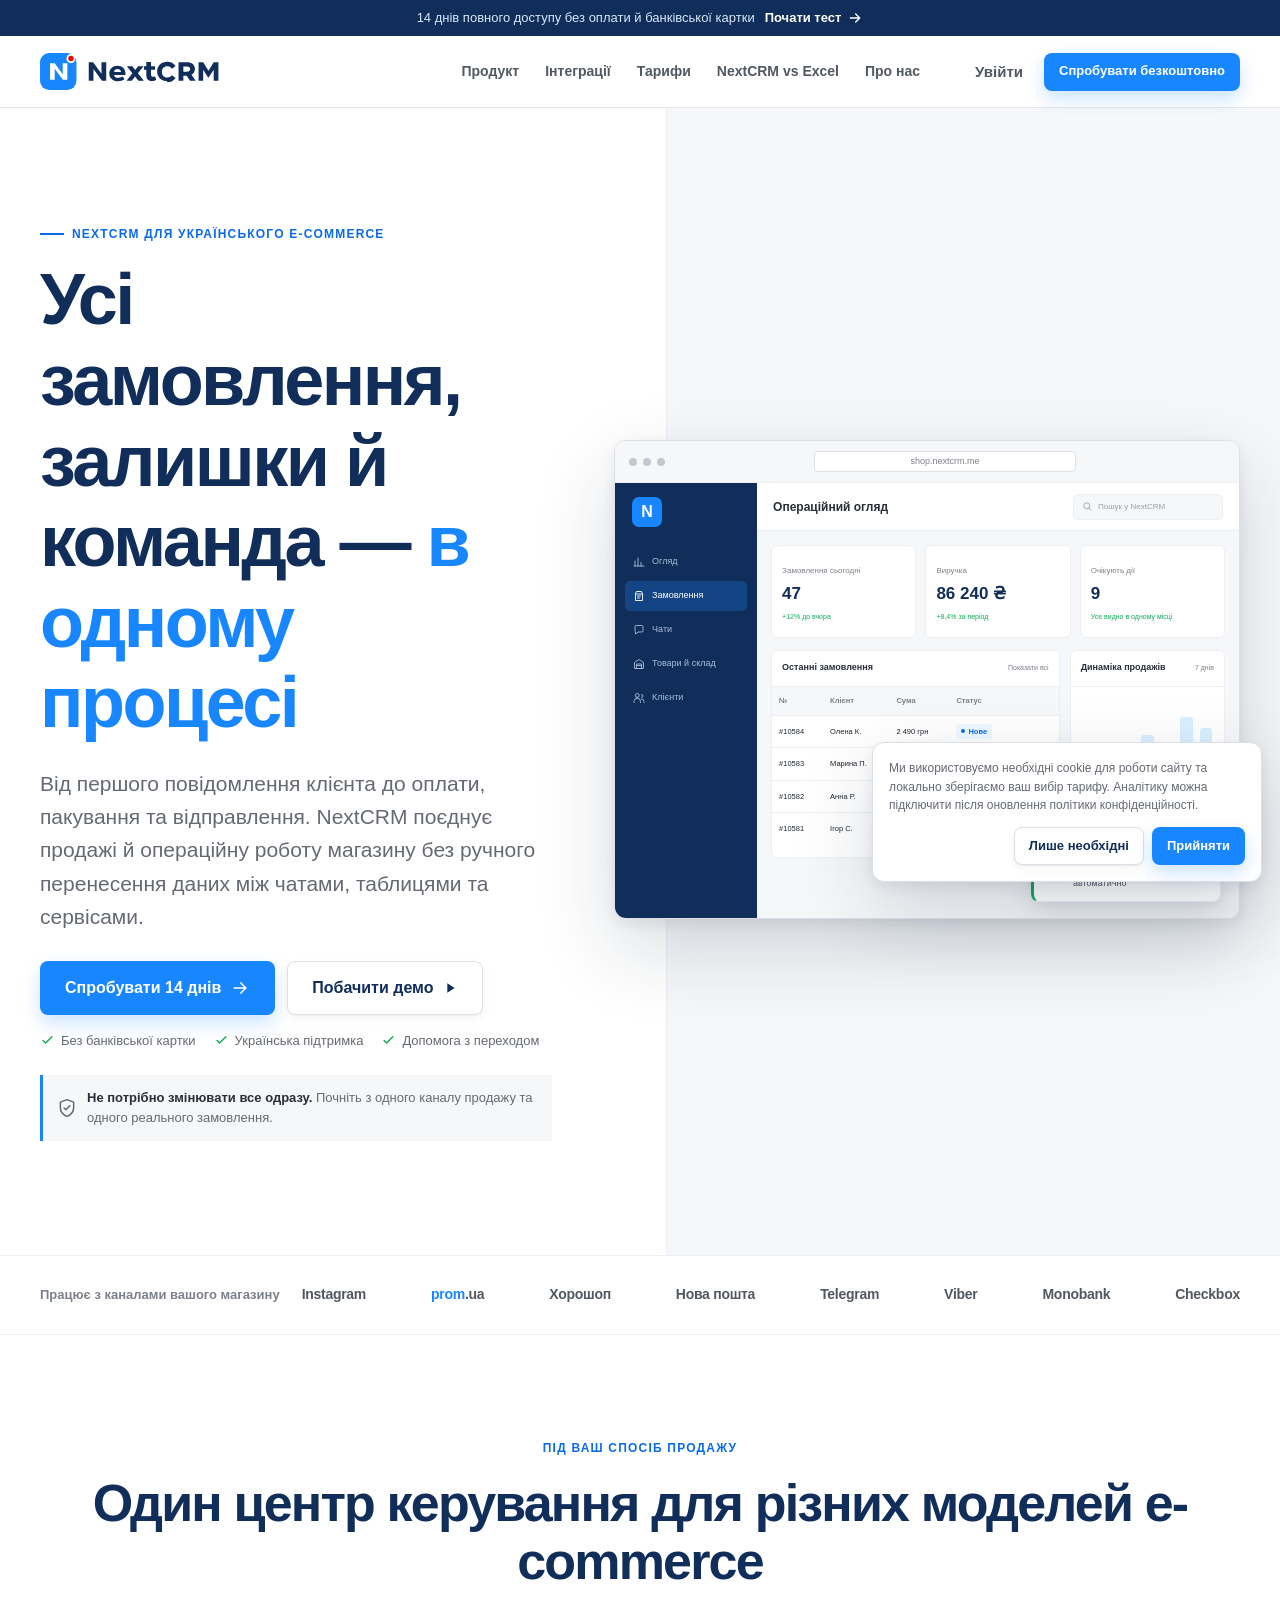
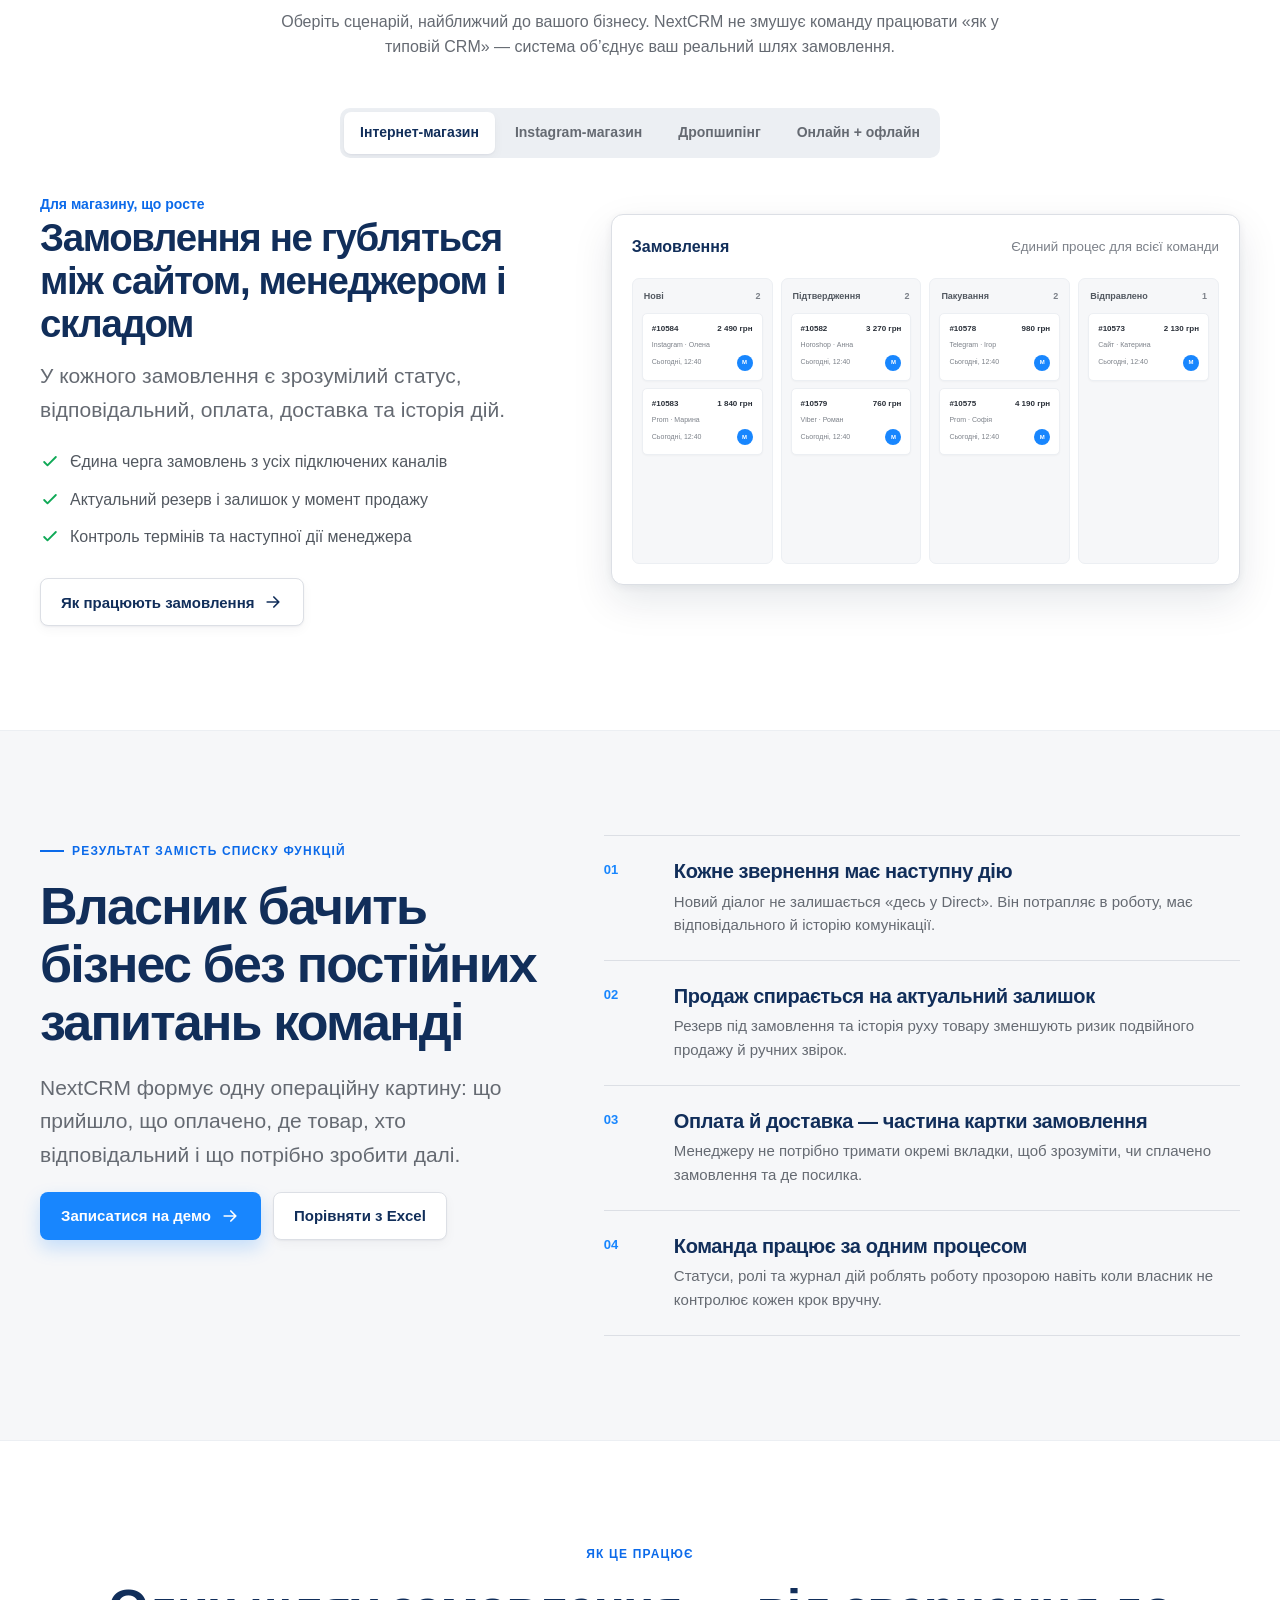
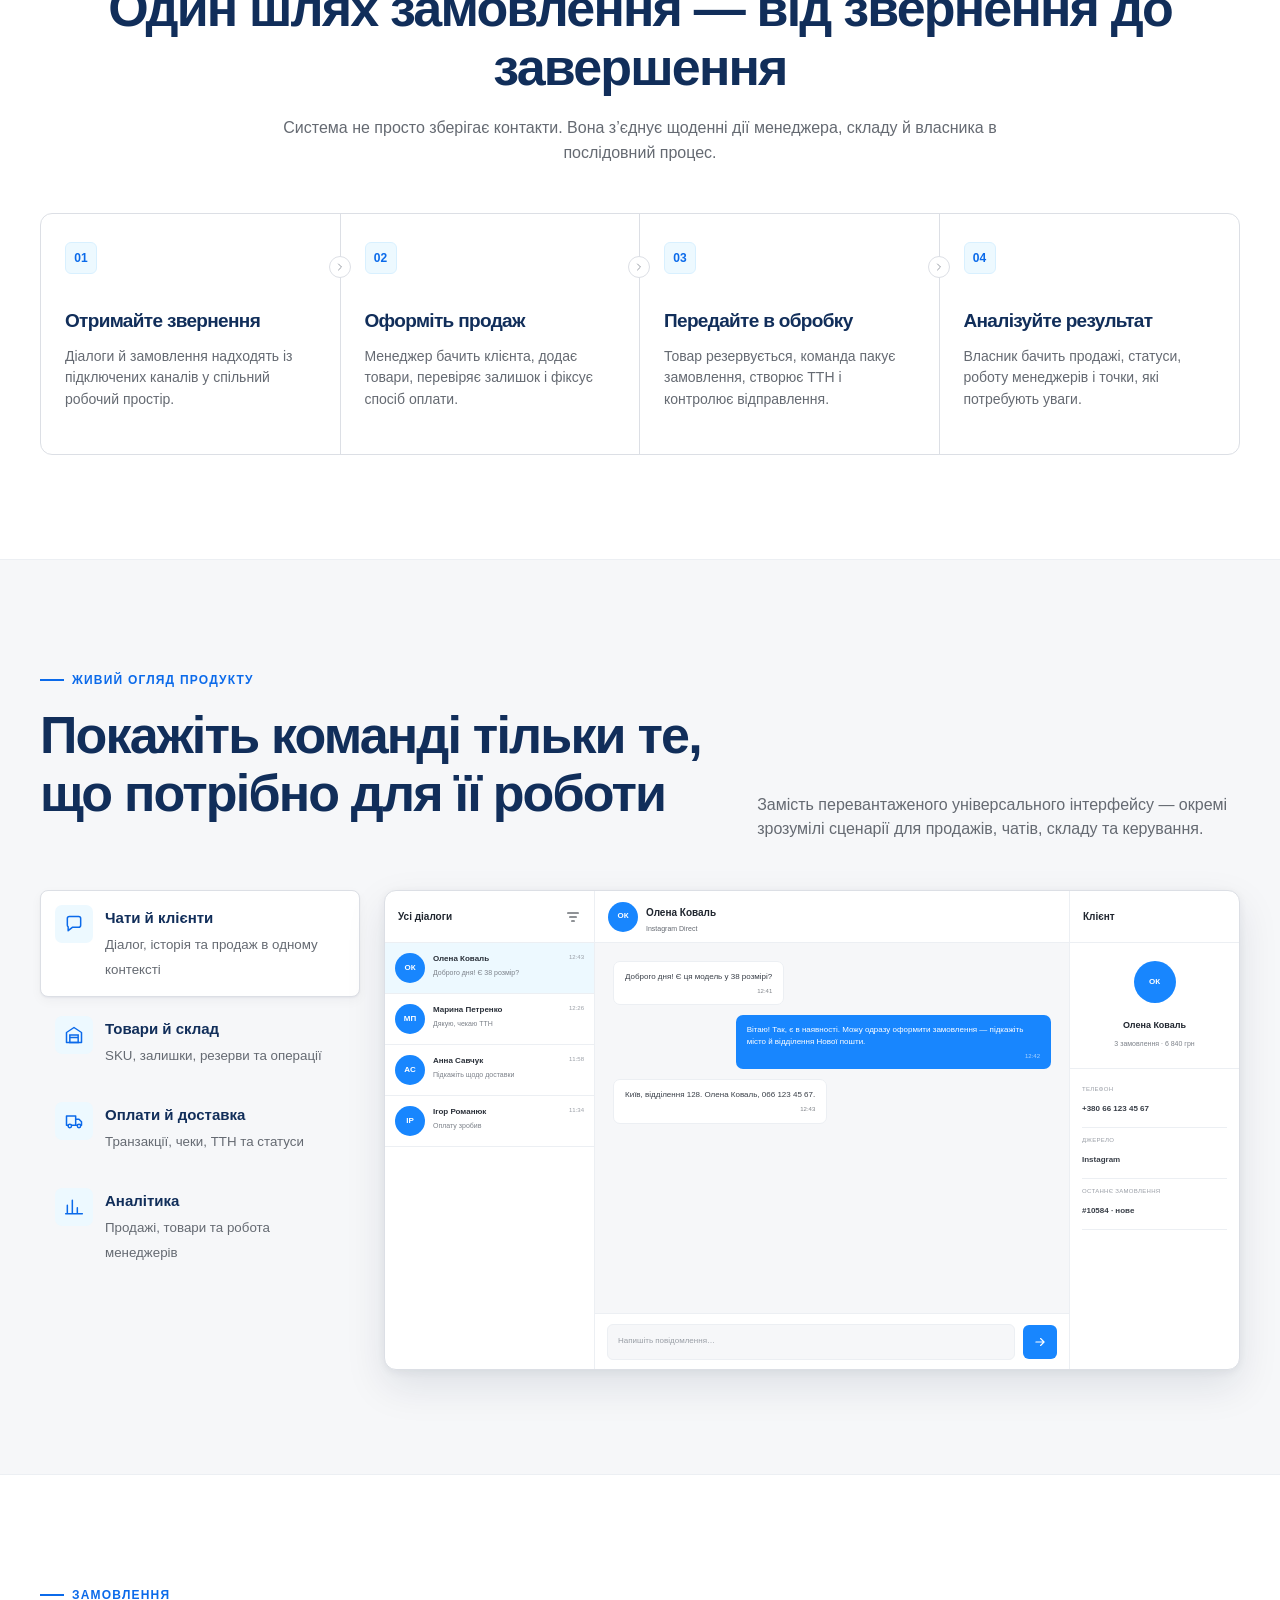
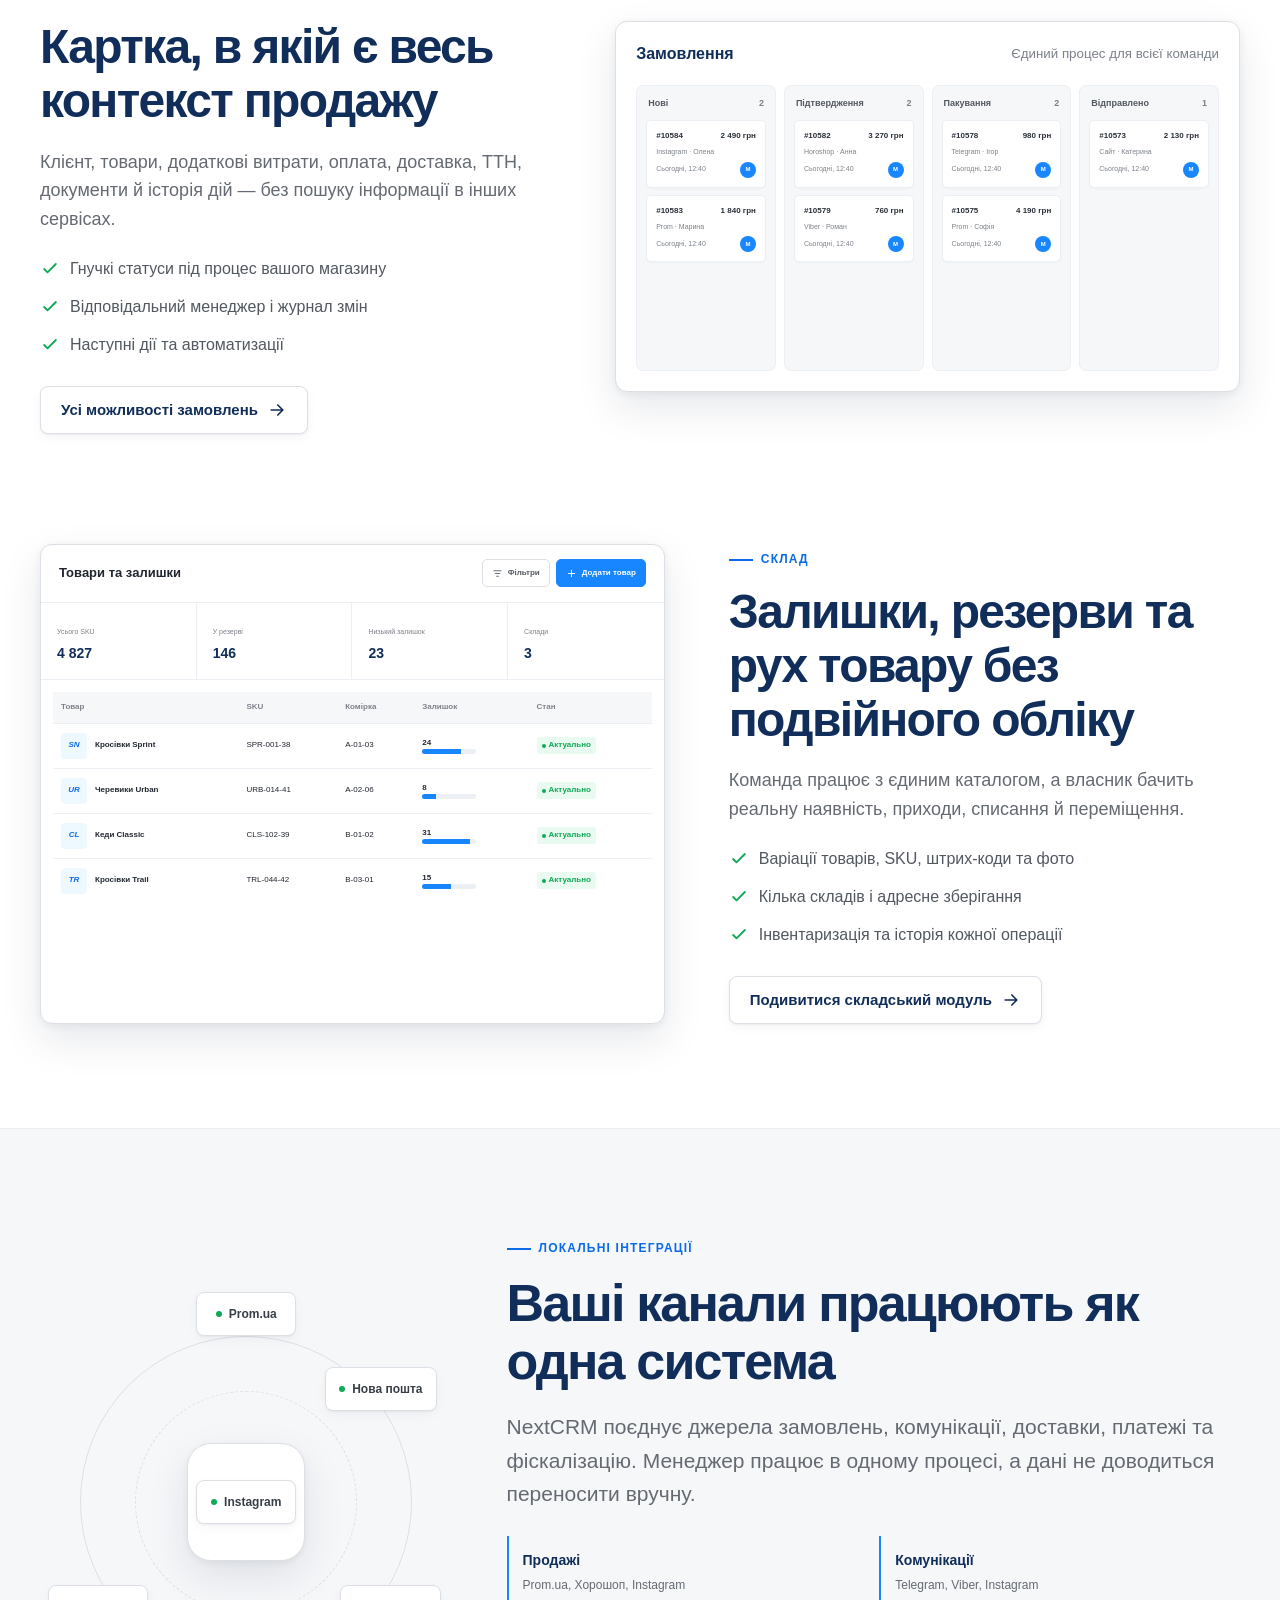
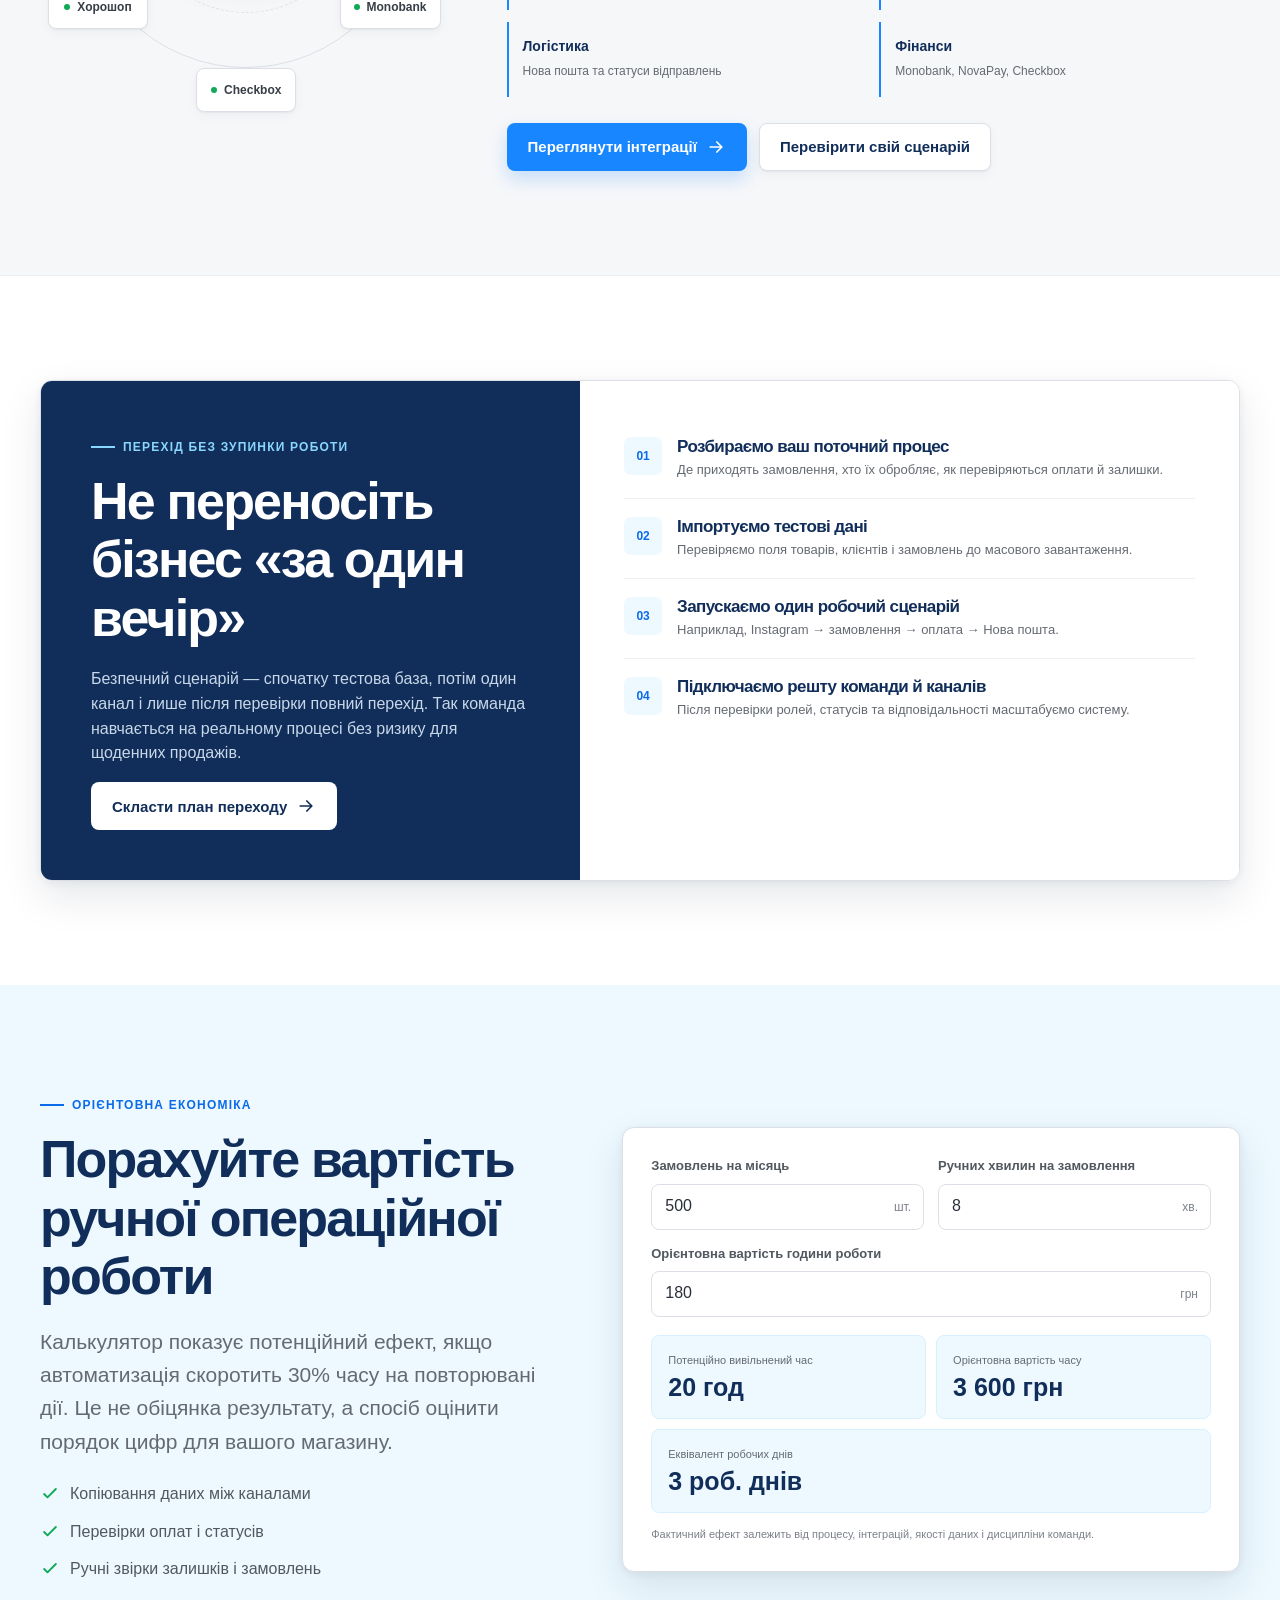
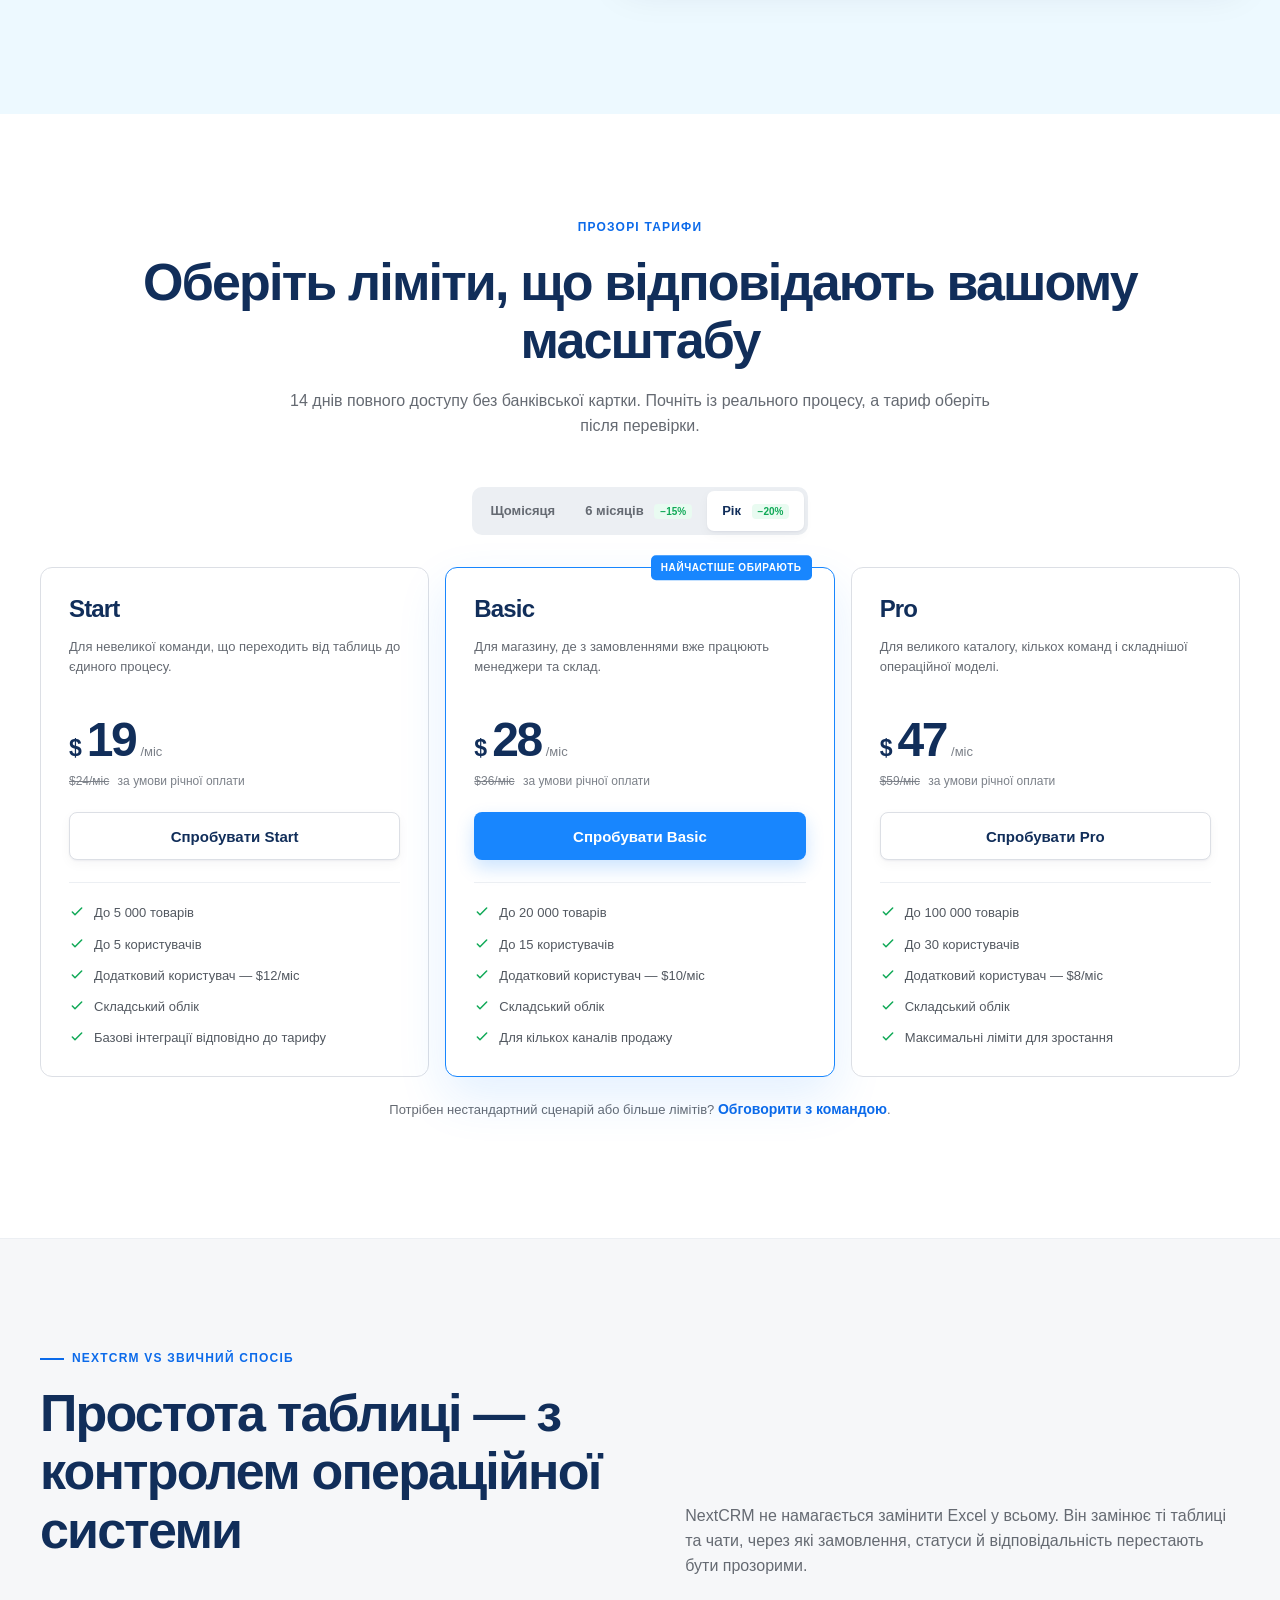
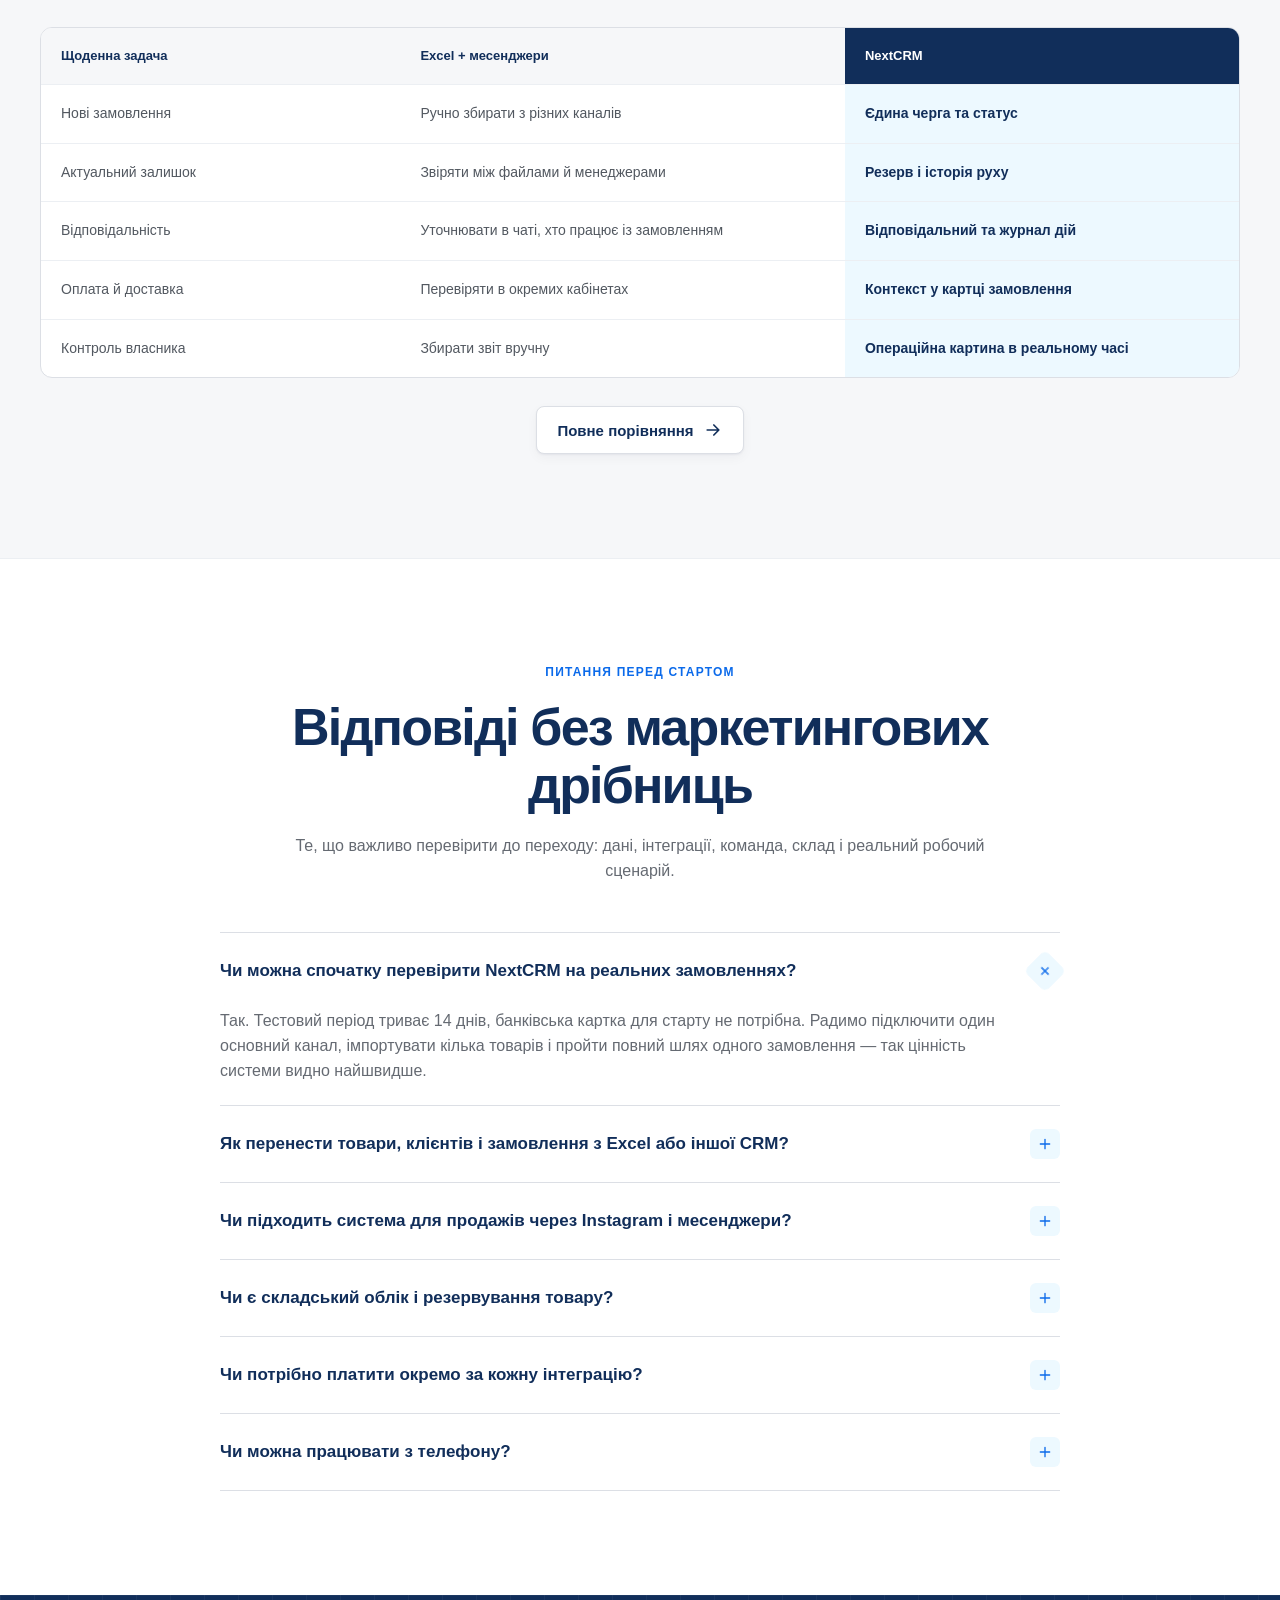
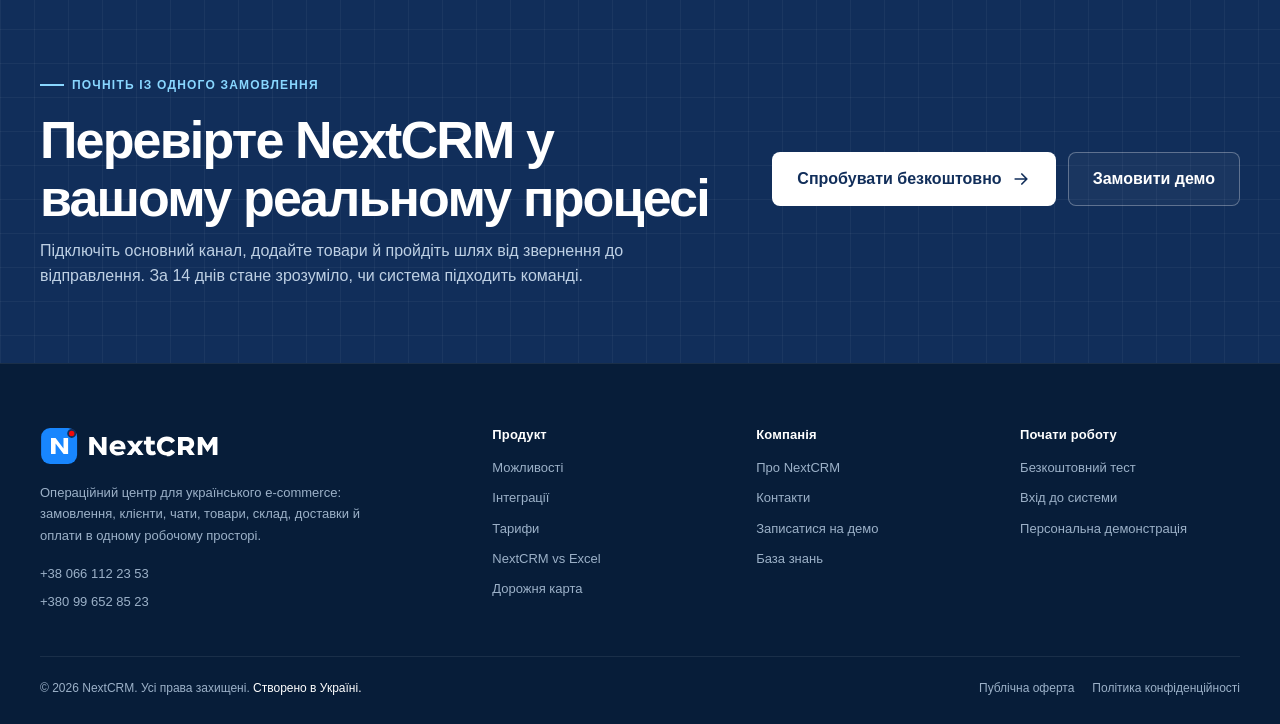
<file: index.html>
<!doctype html>
    <html lang="uk">
    <head>
      <meta charset="utf-8">
      <meta name="viewport" content="width=device-width, initial-scale=1">
      <title>NextCRM — CRM та операційний центр для українського e-commerce</title>
      <meta name="description" content="Замовлення, чати, клієнти, склад, оплати й доставки в одному процесі. 14 днів безкоштовно, без банківської картки.">
      <meta name="theme-color" content="#112E5A">
      <meta name="robots" content="index,follow,max-image-preview:large">
      <link rel="canonical" href="https://nextcrm.com.ua/">
      <link rel="icon" href="assets/favicon.svg" type="image/svg+xml">
      <link rel="manifest" href="manifest.webmanifest">
      <link rel="stylesheet" href="assets/styles.css">
      <meta property="og:type" content="website">
      <meta property="og:site_name" content="NextCRM">
      <meta property="og:locale" content="uk_UA">
      <meta property="og:title" content="NextCRM — CRM та операційний центр для українського e-commerce">
      <meta property="og:description" content="Замовлення, чати, клієнти, склад, оплати й доставки в одному процесі. 14 днів безкоштовно, без банківської картки.">
      <meta property="og:url" content="https://nextcrm.com.ua/">
      <meta property="og:image" content="https://nextcrm.com.ua/assets/og-cover.png">
      <meta name="twitter:card" content="summary_large_image">
      <script type="application/ld+json">{"@context": "https://schema.org", "@type": "Organization", "name": "NextCRM", "url": "https://nextcrm.com.ua/", "logo": "https://nextcrm.com.ua/assets/logo.svg", "description": "CRM та операційний центр для українського e-commerce.", "contactPoint": [{"@type": "ContactPoint", "telephone": "+380661122353", "contactType": "sales", "areaServed": "UA", "availableLanguage": ["uk", "ru"]}]}</script>
<script type="application/ld+json">{"@context": "https://schema.org", "@type": "SoftwareApplication", "name": "NextCRM", "applicationCategory": "BusinessApplication", "operatingSystem": "Web, iOS, Android", "description": "CRM та операційний центр для українських інтернет-магазинів.", "url": "https://nextcrm.com.ua/", "offers": [{"@type": "Offer", "name": "Start", "price": "24", "priceCurrency": "USD"}, {"@type": "Offer", "name": "Basic", "price": "36", "priceCurrency": "USD"}, {"@type": "Offer", "name": "Pro", "price": "59", "priceCurrency": "USD"}]}</script>
<script type="application/ld+json">{"@context": "https://schema.org", "@type": "FAQPage", "mainEntity": [{"@type": "Question", "name": "Чи можна спочатку перевірити NextCRM на реальних замовленнях?", "acceptedAnswer": {"@type": "Answer", "text": "Так. Тестовий період триває 14 днів, банківська картка для старту не потрібна. Радимо підключити один основний канал, імпортувати кілька товарів і пройти повний шлях одного замовлення — так цінність системи видно найшвидше."}}, {"@type": "Question", "name": "Як перенести товари, клієнтів і замовлення з Excel або іншої CRM?", "acceptedAnswer": {"@type": "Answer", "text": "У NextCRM передбачений імпорт даних. Перед повним переходом зробіть тестове завантаження, перевірте зіставлення полів і лише після цього переносьте основну базу. Команда підтримки може допомогти з підготовкою файлів і сценарієм переходу."}}, {"@type": "Question", "name": "Чи підходить система для продажів через Instagram і месенджери?", "acceptedAnswer": {"@type": "Answer", "text": "Так. Ідея NextCRM — поєднати переписку, картку клієнта та створення замовлення в одному процесі, щоб менеджеру не доводилося вручну копіювати дані між Direct, таблицею, доставкою та касою."}}, {"@type": "Question", "name": "Чи є складський облік і резервування товару?", "acceptedAnswer": {"@type": "Answer", "text": "Так. У тарифах є складський облік: залишки, резерв під замовлення, операції приходу та списання, переміщення й контроль товарів. Конкретний складський сценарій краще перевірити під час демо на ваших SKU та процесах."}}, {"@type": "Question", "name": "Чи потрібно платити окремо за кожну інтеграцію?", "acceptedAnswer": {"@type": "Answer", "text": "Базові інтеграції доступні відповідно до обраного тарифу. Перед оплатою варто звірити ваш точний набір каналів і сценарії синхронізації — особливо якщо у вас кілька магазинів, складів або нестандартний процес."}}, {"@type": "Question", "name": "Чи можна працювати з телефону?", "acceptedAnswer": {"@type": "Answer", "text": "Так, NextCRM має мобільний сценарій роботи. Менеджери й власник можуть переглядати замовлення, чати, статуси й операційні дії не лише з комп’ютера."}}]}</script>
    </head>
    <body data-page="home">
      <a class="skip-link" href="#main">Перейти до основного вмісту</a>

<div class="announcement">
  <div class="container announcement-inner">
    <span>14 днів повного доступу без оплати й банківської картки</span>
    <a href="https://nextcrm.me/register?utm_source=website&utm_medium=announcement&utm_campaign=trial">Почати тест <svg class="icon icon-sm" aria-hidden="true"><use href="assets/icons.svg#arrow"></use></svg></a>
  </div>
</div>
<header class="site-header">
  <div class="container header-inner">
    <a class="brand" href="index.html" aria-label="NextCRM — головна"><img src="assets/logo.svg" width="184" height="36" alt="NextCRM"></a>
    <nav class="site-nav" aria-label="Головна навігація"><a class="nav-link" href="product.html">Продукт</a><a class="nav-link" href="integrations.html">Інтеграції</a><a class="nav-link" href="pricing.html">Тарифи</a><a class="nav-link" href="compare-excel.html">NextCRM vs Excel</a><a class="nav-link" href="about.html">Про нас</a></nav>
    <div class="header-actions">
      <a class="btn btn-ghost" href="https://nextcrm.me/login">Увійти</a>
      <a class="btn btn-primary btn-sm" href="https://nextcrm.me/register?utm_source=website&utm_medium=header&utm_campaign=trial">Спробувати безкоштовно</a>
    </div>
    <button class="mobile-menu-btn" type="button" data-mobile-menu aria-controls="mobile-panel" aria-expanded="false" aria-label="Відкрити меню">
      <svg class="icon menu-icon" aria-hidden="true"><use href="assets/icons.svg#menu"></use></svg><svg class="icon close-icon" aria-hidden="true"><use href="assets/icons.svg#close"></use></svg>
    </button>
  </div>
</header>
<div class="mobile-panel" id="mobile-panel">
  <nav class="mobile-nav" aria-label="Мобільна навігація"><a class="nav-link" href="product.html">Продукт</a><a class="nav-link" href="integrations.html">Інтеграції</a><a class="nav-link" href="pricing.html">Тарифи</a><a class="nav-link" href="compare-excel.html">NextCRM vs Excel</a><a class="nav-link" href="about.html">Про нас</a><a class="nav-link" href="contact.html">Контакти</a></nav>
  <div class="actions">
    <a class="btn btn-secondary" href="https://nextcrm.me/login">Увійти</a>
    <a class="btn btn-primary" href="https://nextcrm.me/register?utm_source=website&utm_medium=mobile_menu&utm_campaign=trial">Спробувати 14 днів</a>
  </div>
</div>

      <main id="main">
  <section class="hero grid-lines">
    <div class="container hero-inner">
      <div class="hero-copy">
        <div class="eyebrow">NextCRM для українського e-commerce</div>
        <h1>Усі замовлення, залишки й команда — <em>в одному процесі</em></h1>
        <p class="lead">Від першого повідомлення клієнта до оплати, пакування та відправлення. NextCRM поєднує продажі й операційну роботу магазину без ручного перенесення даних між чатами, таблицями та сервісами.</p>
        <div class="actions">
          <a class="btn btn-primary btn-lg" href="https://nextcrm.me/register?utm_source=website&utm_medium=hero&utm_campaign=trial">Спробувати 14 днів <svg class="icon" aria-hidden="true"><use href="assets/icons.svg#arrow"></use></svg></a>
          <a class="btn btn-secondary btn-lg" href="demo.html">Побачити демо <svg class="icon icon-sm" aria-hidden="true"><use href="assets/icons.svg#play"></use></svg></a>
        </div>
        <div class="microcopy"><span><svg class="icon" aria-hidden="true"><use href="assets/icons.svg#check"></use></svg>Без банківської картки</span><span><svg class="icon" aria-hidden="true"><use href="assets/icons.svg#check"></use></svg>Українська підтримка</span><span><svg class="icon" aria-hidden="true"><use href="assets/icons.svg#check"></use></svg>Допомога з переходом</span></div>
        <div class="hero-note"><svg class="icon" aria-hidden="true"><use href="assets/icons.svg#shield"></use></svg><span><strong>Не потрібно змінювати все одразу.</strong> Почніть з одного каналу продажу та одного реального замовлення.</span></div>
      </div>
      <div class="hero-visual">
<div class="browser-frame" aria-label="Демонстраційний інтерфейс NextCRM">
  <div class="browser-bar"><div class="browser-dots"><i></i><i></i><i></i></div><div class="browser-url">shop.nextcrm.me</div><span></span></div>
  <div class="browser-view">
    <div class="app-shell">
      <aside class="app-sidebar">
        <div class="app-mini-logo">N</div>
        <div class="app-nav-item"><svg class="icon" aria-hidden="true"><use href="assets/icons.svg#analytics"></use></svg>Огляд</div>
        <div class="app-nav-item active"><svg class="icon" aria-hidden="true"><use href="assets/icons.svg#orders"></use></svg>Замовлення</div>
        <div class="app-nav-item"><svg class="icon" aria-hidden="true"><use href="assets/icons.svg#chat"></use></svg>Чати</div>
        <div class="app-nav-item"><svg class="icon" aria-hidden="true"><use href="assets/icons.svg#warehouse"></use></svg>Товари й склад</div>
        <div class="app-nav-item"><svg class="icon" aria-hidden="true"><use href="assets/icons.svg#team"></use></svg>Клієнти</div>
      </aside>
      <div class="app-main">
        <div class="app-topbar"><span class="app-title">Операційний огляд</span><div class="app-search"><svg class="icon" aria-hidden="true"><use href="assets/icons.svg#search"></use></svg>Пошук у NextCRM</div></div>
        <div class="app-body">
          <div class="app-stats">
            <div class="app-stat"><span class="app-stat-label">Замовлення сьогодні</span><strong>47</strong><small>+12% до вчора</small></div>
            <div class="app-stat"><span class="app-stat-label">Виручка</span><strong>86 240 ₴</strong><small>+8,4% за період</small></div>
            <div class="app-stat"><span class="app-stat-label">Очікують дії</span><strong>9</strong><small>Усе видно в одному місці</small></div>
          </div>
          <div class="app-grid">
            <div class="app-card">
              <div class="app-card-head"><strong>Останні замовлення</strong><span>Показати всі</span></div>
              <table class="mock-table"><thead><tr><th>№</th><th>Клієнт</th><th>Сума</th><th>Статус</th></tr></thead><tbody><tr><td>#10584</td><td>Олена К.</td><td>2 490 грн</td><td><span class="status status-blue">Нове</span></td></tr><tr><td>#10583</td><td>Марина П.</td><td>1 840 грн</td><td><span class="status status-green">Підтверджено</span></td></tr><tr><td>#10582</td><td>Анна Р.</td><td>3 270 грн</td><td><span class="status status-orange">Очікує оплату</span></td></tr><tr><td>#10581</td><td>Ігор С.</td><td>980 грн</td><td><span class="status status-green">Відправлено</span></td></tr></tbody></table>
            </div>
            <div class="app-card">
              <div class="app-card-head"><strong>Динаміка продажів</strong><span>7 днів</span></div>
              <div class="chart"><i class="chart-bar" style="height:42%"></i><i class="chart-bar" style="height:58%"></i><i class="chart-bar" style="height:49%"></i><i class="chart-bar" style="height:74%"></i><i class="chart-bar" style="height:68%"></i><i class="chart-bar" style="height:88%"></i><i class="chart-bar" style="height:79%"></i></div><div class="chart-labels"><span>Пн</span><span>Вт</span><span>Ср</span><span>Чт</span><span>Пт</span><span>Сб</span><span>Нд</span></div>
            </div>
          </div>
        </div>
        <div class="floating-alert"><svg class="icon" aria-hidden="true"><use href="assets/icons.svg#check"></use></svg><div><strong>Оплату отримано</strong>Замовлення #10583 оновлено автоматично</div></div>
      </div>
    </div>
  </div>
</div>
</div>
    </div>
  </section>

  <section class="logo-strip" aria-label="Сервіси, які поєднує NextCRM">
    <div class="container logo-strip-inner"><div class="logo-strip-label">Працює з каналами вашого магазину</div><div class="logo-cloud"><span class="service-logo">Instagram</span><span class="service-logo"><span>prom</span>.ua</span><span class="service-logo">Хорошоп</span><span class="service-logo">Нова пошта</span><span class="service-logo">Telegram</span><span class="service-logo">Viber</span><span class="service-logo">Monobank</span><span class="service-logo">Checkbox</span></div></div>
  </section>

  <section class="section" id="for-whom" data-tabs-root>
    <div class="container">
      <div class="section-head-center"><div class="eyebrow eyebrow-center">Під ваш спосіб продажу</div><h2>Один центр керування для різних моделей e-commerce</h2><p>Оберіть сценарій, найближчий до вашого бізнесу. NextCRM не змушує команду працювати «як у типовій CRM» — система об’єднує ваш реальний шлях замовлення.</p></div>
      <div class="segment-tabs" role="tablist" aria-label="Сценарії бізнесу">
        <button class="segment-tab" role="tab" aria-selected="true" aria-controls="segment-store" id="tab-store">Інтернет-магазин</button>
        <button class="segment-tab" role="tab" aria-selected="false" aria-controls="segment-instagram" id="tab-instagram" tabindex="-1">Instagram-магазин</button>
        <button class="segment-tab" role="tab" aria-selected="false" aria-controls="segment-drop" id="tab-drop" tabindex="-1">Дропшипінг</button>
        <button class="segment-tab" role="tab" aria-selected="false" aria-controls="segment-retail" id="tab-retail" tabindex="-1">Онлайн + офлайн</button>
      </div>
      <div class="segment-panel active" role="tabpanel" id="segment-store" aria-labelledby="tab-store">
        <div class="segment-copy"><span class="kicker">Для магазину, що росте</span><h3>Замовлення не губляться між сайтом, менеджером і складом</h3><p class="lead">У кожного замовлення є зрозумілий статус, відповідальний, оплата, доставка та історія дій.</p><ul class="bullet-list"><li><svg class="icon" aria-hidden="true"><use href="assets/icons.svg#check"></use></svg>Єдина черга замовлень з усіх підключених каналів</li><li><svg class="icon" aria-hidden="true"><use href="assets/icons.svg#check"></use></svg>Актуальний резерв і залишок у момент продажу</li><li><svg class="icon" aria-hidden="true"><use href="assets/icons.svg#check"></use></svg>Контроль термінів та наступної дії менеджера</li></ul><a class="btn btn-secondary" href="product.html#orders">Як працюють замовлення <svg class="icon" aria-hidden="true"><use href="assets/icons.svg#arrow"></use></svg></a></div>
        <div class="segment-visual">
<div class="workflow-board">
  <div class="workflow-top"><strong>Замовлення</strong><small>Єдиний процес для всієї команди</small></div>
  <div class="pipeline"><div class="pipeline-col"><div class="pipeline-col-head"><span>Нові</span><span class="pipeline-count">2</span></div><article class="order-card"><strong><span>#10584</span><span>2 490 грн</span></strong><p>Instagram · Олена</p><footer><span>Сьогодні, 12:40</span><span class="avatar-dot">М</span></footer></article><article class="order-card"><strong><span>#10583</span><span>1 840 грн</span></strong><p>Prom · Марина</p><footer><span>Сьогодні, 12:40</span><span class="avatar-dot">М</span></footer></article></div><div class="pipeline-col"><div class="pipeline-col-head"><span>Підтвердження</span><span class="pipeline-count">2</span></div><article class="order-card"><strong><span>#10582</span><span>3 270 грн</span></strong><p>Horoshop · Анна</p><footer><span>Сьогодні, 12:40</span><span class="avatar-dot">М</span></footer></article><article class="order-card"><strong><span>#10579</span><span>760 грн</span></strong><p>Viber · Роман</p><footer><span>Сьогодні, 12:40</span><span class="avatar-dot">М</span></footer></article></div><div class="pipeline-col"><div class="pipeline-col-head"><span>Пакування</span><span class="pipeline-count">2</span></div><article class="order-card"><strong><span>#10578</span><span>980 грн</span></strong><p>Telegram · Ігор</p><footer><span>Сьогодні, 12:40</span><span class="avatar-dot">М</span></footer></article><article class="order-card"><strong><span>#10575</span><span>4 190 грн</span></strong><p>Prom · Софія</p><footer><span>Сьогодні, 12:40</span><span class="avatar-dot">М</span></footer></article></div><div class="pipeline-col"><div class="pipeline-col-head"><span>Відправлено</span><span class="pipeline-count">1</span></div><article class="order-card"><strong><span>#10573</span><span>2 130 грн</span></strong><p>Сайт · Катерина</p><footer><span>Сьогодні, 12:40</span><span class="avatar-dot">М</span></footer></article></div></div>
</div>
</div>
      </div>
      <div class="segment-panel" role="tabpanel" id="segment-instagram" aria-labelledby="tab-instagram" hidden>
        <div class="segment-copy"><span class="kicker">Для продажів у Direct</span><h3>Переписка й оформлення замовлення в одному вікні</h3><p class="lead">Менеджер бачить діалог, картку клієнта, попередні покупки та створює замовлення без копіювання даних у таблицю.</p><ul class="bullet-list"><li><svg class="icon" aria-hidden="true"><use href="assets/icons.svg#check"></use></svg>Єдиний список діалогів і розподіл між менеджерами</li><li><svg class="icon" aria-hidden="true"><use href="assets/icons.svg#check"></use></svg>Шаблони відповідей та контекст клієнта</li><li><svg class="icon" aria-hidden="true"><use href="assets/icons.svg#check"></use></svg>Створення замовлення прямо під час розмови</li></ul><a class="btn btn-secondary" href="product.html#chats">Подивитися чат-хаб <svg class="icon" aria-hidden="true"><use href="assets/icons.svg#arrow"></use></svg></a></div>
        <div class="segment-visual">
<div class="chat-mock" aria-label="Демонстрація єдиного вікна чатів">
  <div class="chat-list"><div class="chat-list-head"><strong>Усі діалоги</strong><svg class="icon icon-sm" aria-hidden="true"><use href="assets/icons.svg#filter"></use></svg></div><div class="chat-contact active"><span class="chat-avatar">ОК</span><div><strong>Олена Коваль</strong><p>Доброго дня! Є 38 розмір?</p></div><time>12:43</time></div><div class="chat-contact"><span class="chat-avatar">МП</span><div><strong>Марина Петренко</strong><p>Дякую, чекаю ТТН</p></div><time>12:26</time></div><div class="chat-contact"><span class="chat-avatar">АС</span><div><strong>Анна Савчук</strong><p>Підкажіть щодо доставки</p></div><time>11:58</time></div><div class="chat-contact"><span class="chat-avatar">ІР</span><div><strong>Ігор Романюк</strong><p>Оплату зробив</p></div><time>11:34</time></div></div>
  <div class="chat-main">
    <div class="chat-main-head"><span class="chat-avatar">ОК</span><div><strong>Олена Коваль</strong><div class="text-small text-muted" style="font-size:7px">Instagram Direct</div></div></div>
    <div class="chat-thread">
      <div class="message in">Доброго дня! Є ця модель у 38 розмірі?<time>12:41</time></div>
      <div class="message out">Вітаю! Так, є в наявності. Можу одразу оформити замовлення — підкажіть місто й відділення Нової пошти.<time>12:42</time></div>
      <div class="message in">Київ, відділення 128. Олена Коваль, 066 123 45 67.<time>12:43</time></div>
    </div>
    <div class="chat-compose"><div class="chat-input">Напишіть повідомлення…</div><span class="chat-send"><svg class="icon" aria-hidden="true"><use href="assets/icons.svg#arrow"></use></svg></span></div>
  </div>
  <aside class="chat-info"><div class="chat-info-head"><strong>Клієнт</strong></div><div class="chat-customer"><span class="chat-avatar">ОК</span><strong>Олена Коваль</strong><p>3 замовлення · 6 840 грн</p></div><div class="info-list"><div class="info-row"><span>Телефон</span><strong>+380 66 123 45 67</strong></div><div class="info-row"><span>Джерело</span><strong>Instagram</strong></div><div class="info-row"><span>Останнє замовлення</span><strong>#10584 · нове</strong></div></div></aside>
</div>
</div>
      </div>
      <div class="segment-panel" role="tabpanel" id="segment-drop" aria-labelledby="tab-drop" hidden>
        <div class="segment-copy"><span class="kicker">Для високої швидкості</span><h3>Менше ручних перевірок — більше оброблених замовлень</h3><p class="lead">NextCRM збирає замовлення, тримає статуси й допомагає команді виконувати однаковий процес незалежно від каналу продажу.</p><ul class="bullet-list"><li><svg class="icon" aria-hidden="true"><use href="assets/icons.svg#check"></use></svg>Автоматичне потрапляння замовлень у спільну чергу</li><li><svg class="icon" aria-hidden="true"><use href="assets/icons.svg#check"></use></svg>Статуси, правила та відповідальні для команди</li><li><svg class="icon" aria-hidden="true"><use href="assets/icons.svg#check"></use></svg>Контроль оплат, відправлень і повернень</li></ul><a class="btn btn-secondary" href="demo.html?source=dropshipping">Розібрати ваш процес <svg class="icon" aria-hidden="true"><use href="assets/icons.svg#arrow"></use></svg></a></div>
        <div class="segment-visual">
<div class="delivery-mock" aria-label="Демонстрація оплати та доставки">
  <div class="delivery-layout">
    <div class="delivery-card">
      <div class="delivery-card-head"><strong>Замовлення #10584</strong><span class="status status-blue">У роботі</span></div>
      <div class="order-summary"><div class="summary-box"><span>Клієнт</span><strong>Олена Коваль</strong></div><div class="summary-box"><span>Канал</span><strong>Instagram</strong></div><div class="summary-box"><span>Доставка</span><strong>Нова пошта</strong></div></div>
      <div class="order-line"><span>Кросівки Sprint · 38</span><strong>2 390 грн</strong></div><div class="order-line"><span>Доставка</span><strong>100 грн</strong></div>
      <div class="delivery-timeline"><div class="delivery-step"><span class="delivery-dot"><svg class="icon" aria-hidden="true"><use href="assets/icons.svg#check"></use></svg></span><div><strong>Замовлення підтверджено</strong><small>Сьогодні, 10:34</small></div></div><div class="delivery-step"><span class="delivery-dot"><svg class="icon" aria-hidden="true"><use href="assets/icons.svg#check"></use></svg></span><div><strong>Оплату отримано</strong><small>Сьогодні, 10:42</small></div></div><div class="delivery-step"><span class="delivery-dot"><svg class="icon" aria-hidden="true"><use href="assets/icons.svg#check"></use></svg></span><div><strong>ТТН створено</strong><small>№ 20451234567890</small></div></div><div class="delivery-step"><span class="delivery-dot"><svg class="icon" aria-hidden="true"><use href="assets/icons.svg#check"></use></svg></span><div><strong>Передано на пакування</strong><small>Відповідальна: Марина</small></div></div></div>
    </div>
    <div class="delivery-card payment-card"><div class="payment-total"><span>До сплати</span><strong>2 490 грн</strong></div><div class="payment-status"><svg class="icon" aria-hidden="true"><use href="assets/icons.svg#check"></use></svg>Оплату підтверджено</div><div class="info-list"><div class="info-row"><span>Метод</span><strong>Monobank</strong></div><div class="info-row"><span>Транзакція</span><strong>MN-904318</strong></div><div class="info-row"><span>Фіскалізація</span><strong>Чек створено</strong></div></div></div>
  </div>
</div>
</div>
      </div>
      <div class="segment-panel" role="tabpanel" id="segment-retail" aria-labelledby="tab-retail" hidden>
        <div class="segment-copy"><span class="kicker">Для єдиного обліку</span><h3>Один залишок для онлайн-замовлень і фізичної точки</h3><p class="lead">Товари, резерви та продажі видно в одному просторі, щоб команда не продавала одну одиницю двічі.</p><ul class="bullet-list"><li><svg class="icon" aria-hidden="true"><use href="assets/icons.svg#check"></use></svg>Єдиний каталог із варіаціями та SKU</li><li><svg class="icon" aria-hidden="true"><use href="assets/icons.svg#check"></use></svg>Резерв, прихід, списання й переміщення</li><li><svg class="icon" aria-hidden="true"><use href="assets/icons.svg#check"></use></svg>Ролі для менеджерів, касирів і складу</li></ul><a class="btn btn-secondary" href="demo.html?source=retail">Показати сценарій online + retail <svg class="icon" aria-hidden="true"><use href="assets/icons.svg#arrow"></use></svg></a></div>
        <div class="segment-visual">
<div class="stock-mock" aria-label="Демонстрація товарного й складського обліку">
  <div class="stock-head"><strong>Товари та залишки</strong><div class="stock-actions"><span class="mock-button"><svg class="icon" aria-hidden="true"><use href="assets/icons.svg#filter"></use></svg>Фільтри</span><span class="mock-button primary"><svg class="icon" aria-hidden="true"><use href="assets/icons.svg#plus"></use></svg>Додати товар</span></div></div>
  <div class="stock-summary"><div class="stock-kpi"><span>Усього SKU</span><strong>4 827</strong></div><div class="stock-kpi"><span>У резерві</span><strong>146</strong></div><div class="stock-kpi"><span>Низький залишок</span><strong>23</strong></div><div class="stock-kpi"><span>Склади</span><strong>3</strong></div></div>
  <div class="stock-table-wrap"><table class="mock-table"><thead><tr><th>Товар</th><th>SKU</th><th>Комірка</th><th>Залишок</th><th>Стан</th></tr></thead><tbody><tr><td><span class="product-cell"><i class="product-thumb">SN</i><strong>Кросівки Sprint</strong></span></td><td>SPR-001-38</td><td>A-01-03</td><td><strong>24</strong><div class="qty-bar"><i style="width:72%"></i></div></td><td><span class="status status-green">Актуально</span></td></tr><tr><td><span class="product-cell"><i class="product-thumb">UR</i><strong>Черевики Urban</strong></span></td><td>URB-014-41</td><td>A-02-06</td><td><strong>8</strong><div class="qty-bar"><i style="width:26%"></i></div></td><td><span class="status status-green">Актуально</span></td></tr><tr><td><span class="product-cell"><i class="product-thumb">CL</i><strong>Кеди Classic</strong></span></td><td>CLS-102-39</td><td>B-01-02</td><td><strong>31</strong><div class="qty-bar"><i style="width:88%"></i></div></td><td><span class="status status-green">Актуально</span></td></tr><tr><td><span class="product-cell"><i class="product-thumb">TR</i><strong>Кросівки Trail</strong></span></td><td>TRL-044-42</td><td>B-03-01</td><td><strong>15</strong><div class="qty-bar"><i style="width:53%"></i></div></td><td><span class="status status-green">Актуально</span></td></tr></tbody></table></div>
</div>
</div>
      </div>
    </div>
  </section>

  <section class="section section-soft">
    <div class="container outcome-layout">
      <div class="outcome-copy"><div class="eyebrow">Результат замість списку функцій</div><h2>Власник бачить бізнес без постійних запитань команді</h2><p class="lead">NextCRM формує одну операційну картину: що прийшло, що оплачено, де товар, хто відповідальний і що потрібно зробити далі.</p><div class="actions"><a class="btn btn-primary" href="demo.html">Записатися на демо <svg class="icon" aria-hidden="true"><use href="assets/icons.svg#arrow"></use></svg></a><a class="btn btn-secondary" href="compare-excel.html">Порівняти з Excel</a></div></div>
      <div class="outcome-list">
        <article class="outcome-row"><span class="outcome-index">01</span><div><h3>Кожне звернення має наступну дію</h3><p>Новий діалог не залишається «десь у Direct». Він потрапляє в роботу, має відповідального й історію комунікації.</p></div></article>
        <article class="outcome-row"><span class="outcome-index">02</span><div><h3>Продаж спирається на актуальний залишок</h3><p>Резерв під замовлення та історія руху товару зменшують ризик подвійного продажу й ручних звірок.</p></div></article>
        <article class="outcome-row"><span class="outcome-index">03</span><div><h3>Оплата й доставка — частина картки замовлення</h3><p>Менеджеру не потрібно тримати окремі вкладки, щоб зрозуміти, чи сплачено замовлення та де посилка.</p></div></article>
        <article class="outcome-row"><span class="outcome-index">04</span><div><h3>Команда працює за одним процесом</h3><p>Статуси, ролі та журнал дій роблять роботу прозорою навіть коли власник не контролює кожен крок вручну.</p></div></article>
      </div>
    </div>
  </section>

  <section class="section">
    <div class="container"><div class="section-head-center"><div class="eyebrow eyebrow-center">Як це працює</div><h2>Один шлях замовлення — від звернення до завершення</h2><p>Система не просто зберігає контакти. Вона з’єднує щоденні дії менеджера, складу й власника в послідовний процес.</p></div>
      <div class="process">
        <article class="process-step"><span class="process-number">01</span><h3>Отримайте звернення</h3><p>Діалоги й замовлення надходять із підключених каналів у спільний робочий простір.</p><span class="process-arrow"><svg class="icon" aria-hidden="true"><use href="assets/icons.svg#chevron"></use></svg></span></article>
        <article class="process-step"><span class="process-number">02</span><h3>Оформіть продаж</h3><p>Менеджер бачить клієнта, додає товари, перевіряє залишок і фіксує спосіб оплати.</p><span class="process-arrow"><svg class="icon" aria-hidden="true"><use href="assets/icons.svg#chevron"></use></svg></span></article>
        <article class="process-step"><span class="process-number">03</span><h3>Передайте в обробку</h3><p>Товар резервується, команда пакує замовлення, створює ТТН і контролює відправлення.</p><span class="process-arrow"><svg class="icon" aria-hidden="true"><use href="assets/icons.svg#chevron"></use></svg></span></article>
        <article class="process-step"><span class="process-number">04</span><h3>Аналізуйте результат</h3><p>Власник бачить продажі, статуси, роботу менеджерів і точки, які потребують уваги.</p></article>
      </div>
    </div>
  </section>

  <section class="section section-soft" id="product-tour" data-tabs-root>
    <div class="container"><div class="section-head"><div><div class="eyebrow">Живий огляд продукту</div><h2>Покажіть команді тільки те, що потрібно для її роботи</h2></div><p>Замість перевантаженого універсального інтерфейсу — окремі зрозумілі сценарії для продажів, чатів, складу та керування.</p></div>
      <div class="product-tour">
        <div class="tour-nav" role="tablist" aria-label="Огляд можливостей">
          <button class="tour-tab" role="tab" aria-selected="true" aria-controls="tour-chats" id="tour-tab-chats"><span class="tour-tab-icon"><svg class="icon" aria-hidden="true"><use href="assets/icons.svg#chat"></use></svg></span><span><strong>Чати й клієнти</strong><small>Діалог, історія та продаж в одному контексті</small></span></button>
          <button class="tour-tab" role="tab" aria-selected="false" aria-controls="tour-stock" id="tour-tab-stock" tabindex="-1"><span class="tour-tab-icon"><svg class="icon" aria-hidden="true"><use href="assets/icons.svg#warehouse"></use></svg></span><span><strong>Товари й склад</strong><small>SKU, залишки, резерви та операції</small></span></button>
          <button class="tour-tab" role="tab" aria-selected="false" aria-controls="tour-delivery" id="tour-tab-delivery" tabindex="-1"><span class="tour-tab-icon"><svg class="icon" aria-hidden="true"><use href="assets/icons.svg#delivery"></use></svg></span><span><strong>Оплати й доставка</strong><small>Транзакції, чеки, ТТН та статуси</small></span></button>
          <button class="tour-tab" role="tab" aria-selected="false" aria-controls="tour-analytics" id="tour-tab-analytics" tabindex="-1"><span class="tour-tab-icon"><svg class="icon" aria-hidden="true"><use href="assets/icons.svg#analytics"></use></svg></span><span><strong>Аналітика</strong><small>Продажі, товари та робота менеджерів</small></span></button>
        </div>
        <div class="tour-stage"><div class="tour-panel active" role="tabpanel" id="tour-chats" aria-labelledby="tour-tab-chats">
<div class="chat-mock" aria-label="Демонстрація єдиного вікна чатів">
  <div class="chat-list"><div class="chat-list-head"><strong>Усі діалоги</strong><svg class="icon icon-sm" aria-hidden="true"><use href="assets/icons.svg#filter"></use></svg></div><div class="chat-contact active"><span class="chat-avatar">ОК</span><div><strong>Олена Коваль</strong><p>Доброго дня! Є 38 розмір?</p></div><time>12:43</time></div><div class="chat-contact"><span class="chat-avatar">МП</span><div><strong>Марина Петренко</strong><p>Дякую, чекаю ТТН</p></div><time>12:26</time></div><div class="chat-contact"><span class="chat-avatar">АС</span><div><strong>Анна Савчук</strong><p>Підкажіть щодо доставки</p></div><time>11:58</time></div><div class="chat-contact"><span class="chat-avatar">ІР</span><div><strong>Ігор Романюк</strong><p>Оплату зробив</p></div><time>11:34</time></div></div>
  <div class="chat-main">
    <div class="chat-main-head"><span class="chat-avatar">ОК</span><div><strong>Олена Коваль</strong><div class="text-small text-muted" style="font-size:7px">Instagram Direct</div></div></div>
    <div class="chat-thread">
      <div class="message in">Доброго дня! Є ця модель у 38 розмірі?<time>12:41</time></div>
      <div class="message out">Вітаю! Так, є в наявності. Можу одразу оформити замовлення — підкажіть місто й відділення Нової пошти.<time>12:42</time></div>
      <div class="message in">Київ, відділення 128. Олена Коваль, 066 123 45 67.<time>12:43</time></div>
    </div>
    <div class="chat-compose"><div class="chat-input">Напишіть повідомлення…</div><span class="chat-send"><svg class="icon" aria-hidden="true"><use href="assets/icons.svg#arrow"></use></svg></span></div>
  </div>
  <aside class="chat-info"><div class="chat-info-head"><strong>Клієнт</strong></div><div class="chat-customer"><span class="chat-avatar">ОК</span><strong>Олена Коваль</strong><p>3 замовлення · 6 840 грн</p></div><div class="info-list"><div class="info-row"><span>Телефон</span><strong>+380 66 123 45 67</strong></div><div class="info-row"><span>Джерело</span><strong>Instagram</strong></div><div class="info-row"><span>Останнє замовлення</span><strong>#10584 · нове</strong></div></div></aside>
</div>
</div><div class="tour-panel" role="tabpanel" id="tour-stock" aria-labelledby="tour-tab-stock" hidden>
<div class="stock-mock" aria-label="Демонстрація товарного й складського обліку">
  <div class="stock-head"><strong>Товари та залишки</strong><div class="stock-actions"><span class="mock-button"><svg class="icon" aria-hidden="true"><use href="assets/icons.svg#filter"></use></svg>Фільтри</span><span class="mock-button primary"><svg class="icon" aria-hidden="true"><use href="assets/icons.svg#plus"></use></svg>Додати товар</span></div></div>
  <div class="stock-summary"><div class="stock-kpi"><span>Усього SKU</span><strong>4 827</strong></div><div class="stock-kpi"><span>У резерві</span><strong>146</strong></div><div class="stock-kpi"><span>Низький залишок</span><strong>23</strong></div><div class="stock-kpi"><span>Склади</span><strong>3</strong></div></div>
  <div class="stock-table-wrap"><table class="mock-table"><thead><tr><th>Товар</th><th>SKU</th><th>Комірка</th><th>Залишок</th><th>Стан</th></tr></thead><tbody><tr><td><span class="product-cell"><i class="product-thumb">SN</i><strong>Кросівки Sprint</strong></span></td><td>SPR-001-38</td><td>A-01-03</td><td><strong>24</strong><div class="qty-bar"><i style="width:72%"></i></div></td><td><span class="status status-green">Актуально</span></td></tr><tr><td><span class="product-cell"><i class="product-thumb">UR</i><strong>Черевики Urban</strong></span></td><td>URB-014-41</td><td>A-02-06</td><td><strong>8</strong><div class="qty-bar"><i style="width:26%"></i></div></td><td><span class="status status-green">Актуально</span></td></tr><tr><td><span class="product-cell"><i class="product-thumb">CL</i><strong>Кеди Classic</strong></span></td><td>CLS-102-39</td><td>B-01-02</td><td><strong>31</strong><div class="qty-bar"><i style="width:88%"></i></div></td><td><span class="status status-green">Актуально</span></td></tr><tr><td><span class="product-cell"><i class="product-thumb">TR</i><strong>Кросівки Trail</strong></span></td><td>TRL-044-42</td><td>B-03-01</td><td><strong>15</strong><div class="qty-bar"><i style="width:53%"></i></div></td><td><span class="status status-green">Актуально</span></td></tr></tbody></table></div>
</div>
</div><div class="tour-panel" role="tabpanel" id="tour-delivery" aria-labelledby="tour-tab-delivery" hidden>
<div class="delivery-mock" aria-label="Демонстрація оплати та доставки">
  <div class="delivery-layout">
    <div class="delivery-card">
      <div class="delivery-card-head"><strong>Замовлення #10584</strong><span class="status status-blue">У роботі</span></div>
      <div class="order-summary"><div class="summary-box"><span>Клієнт</span><strong>Олена Коваль</strong></div><div class="summary-box"><span>Канал</span><strong>Instagram</strong></div><div class="summary-box"><span>Доставка</span><strong>Нова пошта</strong></div></div>
      <div class="order-line"><span>Кросівки Sprint · 38</span><strong>2 390 грн</strong></div><div class="order-line"><span>Доставка</span><strong>100 грн</strong></div>
      <div class="delivery-timeline"><div class="delivery-step"><span class="delivery-dot"><svg class="icon" aria-hidden="true"><use href="assets/icons.svg#check"></use></svg></span><div><strong>Замовлення підтверджено</strong><small>Сьогодні, 10:34</small></div></div><div class="delivery-step"><span class="delivery-dot"><svg class="icon" aria-hidden="true"><use href="assets/icons.svg#check"></use></svg></span><div><strong>Оплату отримано</strong><small>Сьогодні, 10:42</small></div></div><div class="delivery-step"><span class="delivery-dot"><svg class="icon" aria-hidden="true"><use href="assets/icons.svg#check"></use></svg></span><div><strong>ТТН створено</strong><small>№ 20451234567890</small></div></div><div class="delivery-step"><span class="delivery-dot"><svg class="icon" aria-hidden="true"><use href="assets/icons.svg#check"></use></svg></span><div><strong>Передано на пакування</strong><small>Відповідальна: Марина</small></div></div></div>
    </div>
    <div class="delivery-card payment-card"><div class="payment-total"><span>До сплати</span><strong>2 490 грн</strong></div><div class="payment-status"><svg class="icon" aria-hidden="true"><use href="assets/icons.svg#check"></use></svg>Оплату підтверджено</div><div class="info-list"><div class="info-row"><span>Метод</span><strong>Monobank</strong></div><div class="info-row"><span>Транзакція</span><strong>MN-904318</strong></div><div class="info-row"><span>Фіскалізація</span><strong>Чек створено</strong></div></div></div>
  </div>
</div>
</div><div class="tour-panel" role="tabpanel" id="tour-analytics" aria-labelledby="tour-tab-analytics" hidden>
<div class="analytics-mock" aria-label="Демонстрація аналітики NextCRM">
  <div class="analytics-top"><strong>Аналітика замовлень</strong><span class="mock-button"><svg class="icon" aria-hidden="true"><use href="assets/icons.svg#calendar"></use></svg>Останні 30 днів</span></div>
  <div class="analytics-kpis"><div class="analytics-kpi"><span>Виручка</span><strong>624 800 ₴</strong><small>+14,2%</small></div><div class="analytics-kpi"><span>Замовлення</span><strong>486</strong><small>+9,8%</small></div><div class="analytics-kpi"><span>Середній чек</span><strong>1 286 ₴</strong><small>+4,1%</small></div><div class="analytics-kpi"><span>Викуп</span><strong>87,4%</strong><small>+2,3 п.п.</small></div></div>
  <div class="analytics-grid"><div class="line-chart"><strong style="font-size:9px">Динаміка виручки</strong><svg class="line-svg" viewBox="0 0 500 180" preserveAspectRatio="none"><polygon points="0,160 0,135 70,128 140,145 210,96 280,112 350,68 420,78 500,34 500,180 0,180"></polygon><polyline points="0,135 70,128 140,145 210,96 280,112 350,68 420,78 500,34"></polyline></svg></div><div class="donut-card"><strong>Джерела замовлень</strong><div class="donut"></div><div class="legend"><span><i></i>Instagram · 58%</span><span><i></i>Prom · 20%</span><span><i></i>Інші · 22%</span></div></div></div>
</div>
</div></div>
      </div>
    </div>
  </section>

  <section class="section">
    <div class="container">
      <div class="feature-row" id="orders"><div class="feature-copy"><div class="eyebrow">Замовлення</div><h2>Картка, в якій є весь контекст продажу</h2><p class="lead">Клієнт, товари, додаткові витрати, оплата, доставка, ТТН, документи й історія дій — без пошуку інформації в інших сервісах.</p><ul class="bullet-list"><li><svg class="icon" aria-hidden="true"><use href="assets/icons.svg#check"></use></svg>Гнучкі статуси під процес вашого магазину</li><li><svg class="icon" aria-hidden="true"><use href="assets/icons.svg#check"></use></svg>Відповідальний менеджер і журнал змін</li><li><svg class="icon" aria-hidden="true"><use href="assets/icons.svg#check"></use></svg>Наступні дії та автоматизації</li></ul><a class="btn btn-secondary" href="product.html#orders">Усі можливості замовлень <svg class="icon" aria-hidden="true"><use href="assets/icons.svg#arrow"></use></svg></a></div><div class="feature-visual">
<div class="workflow-board">
  <div class="workflow-top"><strong>Замовлення</strong><small>Єдиний процес для всієї команди</small></div>
  <div class="pipeline"><div class="pipeline-col"><div class="pipeline-col-head"><span>Нові</span><span class="pipeline-count">2</span></div><article class="order-card"><strong><span>#10584</span><span>2 490 грн</span></strong><p>Instagram · Олена</p><footer><span>Сьогодні, 12:40</span><span class="avatar-dot">М</span></footer></article><article class="order-card"><strong><span>#10583</span><span>1 840 грн</span></strong><p>Prom · Марина</p><footer><span>Сьогодні, 12:40</span><span class="avatar-dot">М</span></footer></article></div><div class="pipeline-col"><div class="pipeline-col-head"><span>Підтвердження</span><span class="pipeline-count">2</span></div><article class="order-card"><strong><span>#10582</span><span>3 270 грн</span></strong><p>Horoshop · Анна</p><footer><span>Сьогодні, 12:40</span><span class="avatar-dot">М</span></footer></article><article class="order-card"><strong><span>#10579</span><span>760 грн</span></strong><p>Viber · Роман</p><footer><span>Сьогодні, 12:40</span><span class="avatar-dot">М</span></footer></article></div><div class="pipeline-col"><div class="pipeline-col-head"><span>Пакування</span><span class="pipeline-count">2</span></div><article class="order-card"><strong><span>#10578</span><span>980 грн</span></strong><p>Telegram · Ігор</p><footer><span>Сьогодні, 12:40</span><span class="avatar-dot">М</span></footer></article><article class="order-card"><strong><span>#10575</span><span>4 190 грн</span></strong><p>Prom · Софія</p><footer><span>Сьогодні, 12:40</span><span class="avatar-dot">М</span></footer></article></div><div class="pipeline-col"><div class="pipeline-col-head"><span>Відправлено</span><span class="pipeline-count">1</span></div><article class="order-card"><strong><span>#10573</span><span>2 130 грн</span></strong><p>Сайт · Катерина</p><footer><span>Сьогодні, 12:40</span><span class="avatar-dot">М</span></footer></article></div></div>
</div>
</div></div>
      <div class="feature-row reverse" id="inventory"><div class="feature-copy"><div class="eyebrow">Склад</div><h2>Залишки, резерви та рух товару без подвійного обліку</h2><p class="lead">Команда працює з єдиним каталогом, а власник бачить реальну наявність, приходи, списання й переміщення.</p><ul class="bullet-list"><li><svg class="icon" aria-hidden="true"><use href="assets/icons.svg#check"></use></svg>Варіації товарів, SKU, штрих-коди та фото</li><li><svg class="icon" aria-hidden="true"><use href="assets/icons.svg#check"></use></svg>Кілька складів і адресне зберігання</li><li><svg class="icon" aria-hidden="true"><use href="assets/icons.svg#check"></use></svg>Інвентаризація та історія кожної операції</li></ul><a class="btn btn-secondary" href="product.html#warehouse">Подивитися складський модуль <svg class="icon" aria-hidden="true"><use href="assets/icons.svg#arrow"></use></svg></a></div><div class="feature-visual">
<div class="stock-mock" aria-label="Демонстрація товарного й складського обліку">
  <div class="stock-head"><strong>Товари та залишки</strong><div class="stock-actions"><span class="mock-button"><svg class="icon" aria-hidden="true"><use href="assets/icons.svg#filter"></use></svg>Фільтри</span><span class="mock-button primary"><svg class="icon" aria-hidden="true"><use href="assets/icons.svg#plus"></use></svg>Додати товар</span></div></div>
  <div class="stock-summary"><div class="stock-kpi"><span>Усього SKU</span><strong>4 827</strong></div><div class="stock-kpi"><span>У резерві</span><strong>146</strong></div><div class="stock-kpi"><span>Низький залишок</span><strong>23</strong></div><div class="stock-kpi"><span>Склади</span><strong>3</strong></div></div>
  <div class="stock-table-wrap"><table class="mock-table"><thead><tr><th>Товар</th><th>SKU</th><th>Комірка</th><th>Залишок</th><th>Стан</th></tr></thead><tbody><tr><td><span class="product-cell"><i class="product-thumb">SN</i><strong>Кросівки Sprint</strong></span></td><td>SPR-001-38</td><td>A-01-03</td><td><strong>24</strong><div class="qty-bar"><i style="width:72%"></i></div></td><td><span class="status status-green">Актуально</span></td></tr><tr><td><span class="product-cell"><i class="product-thumb">UR</i><strong>Черевики Urban</strong></span></td><td>URB-014-41</td><td>A-02-06</td><td><strong>8</strong><div class="qty-bar"><i style="width:26%"></i></div></td><td><span class="status status-green">Актуально</span></td></tr><tr><td><span class="product-cell"><i class="product-thumb">CL</i><strong>Кеди Classic</strong></span></td><td>CLS-102-39</td><td>B-01-02</td><td><strong>31</strong><div class="qty-bar"><i style="width:88%"></i></div></td><td><span class="status status-green">Актуально</span></td></tr><tr><td><span class="product-cell"><i class="product-thumb">TR</i><strong>Кросівки Trail</strong></span></td><td>TRL-044-42</td><td>B-03-01</td><td><strong>15</strong><div class="qty-bar"><i style="width:53%"></i></div></td><td><span class="status status-green">Актуально</span></td></tr></tbody></table></div>
</div>
</div></div>
    </div>
  </section>

  <section class="section section-soft">
    <div class="container integration-showcase">
      <div class="integration-map" aria-label="Схема інтеграцій NextCRM"><div class="integration-center"><img src="assets/logo.svg" alt="NextCRM"></div><span class="integration-node live">Instagram</span><span class="integration-node live">Prom.ua</span><span class="integration-node live">Нова пошта</span><span class="integration-node live">Monobank</span><span class="integration-node live">Checkbox</span><span class="integration-node live">Хорошоп</span></div>
      <div class="integration-copy"><div class="eyebrow">Локальні інтеграції</div><h2>Ваші канали працюють як одна система</h2><p class="lead">NextCRM поєднує джерела замовлень, комунікації, доставки, платежі та фіскалізацію. Менеджер працює в одному процесі, а дані не доводиться переносити вручну.</p><div class="integration-categories"><div class="integration-category"><strong>Продажі</strong><span>Prom.ua, Хорошоп, Instagram</span></div><div class="integration-category"><strong>Комунікації</strong><span>Telegram, Viber, Instagram</span></div><div class="integration-category"><strong>Логістика</strong><span>Нова пошта та статуси відправлень</span></div><div class="integration-category"><strong>Фінанси</strong><span>Monobank, NovaPay, Checkbox</span></div></div><div class="actions"><a class="btn btn-primary" href="integrations.html">Переглянути інтеграції <svg class="icon" aria-hidden="true"><use href="assets/icons.svg#arrow"></use></svg></a><a class="btn btn-secondary" href="demo.html?source=integration">Перевірити свій сценарій</a></div></div>
    </div>
  </section>

  <section class="section">
    <div class="container"><div class="migration-box"><div class="migration-copy"><div class="eyebrow">Перехід без зупинки роботи</div><h2>Не переносіть бізнес «за один вечір»</h2><p>Безпечний сценарій — спочатку тестова база, потім один канал і лише після перевірки повний перехід. Так команда навчається на реальному процесі без ризику для щоденних продажів.</p><a class="btn btn-dark" href="demo.html?source=migration">Скласти план переходу <svg class="icon" aria-hidden="true"><use href="assets/icons.svg#arrow"></use></svg></a></div><div class="migration-steps"><div class="migration-step"><span class="migration-step-index">01</span><div><h3>Розбираємо ваш поточний процес</h3><p>Де приходять замовлення, хто їх обробляє, як перевіряються оплати й залишки.</p></div></div><div class="migration-step"><span class="migration-step-index">02</span><div><h3>Імпортуємо тестові дані</h3><p>Перевіряємо поля товарів, клієнтів і замовлень до масового завантаження.</p></div></div><div class="migration-step"><span class="migration-step-index">03</span><div><h3>Запускаємо один робочий сценарій</h3><p>Наприклад, Instagram → замовлення → оплата → Нова пошта.</p></div></div><div class="migration-step"><span class="migration-step-index">04</span><div><h3>Підключаємо решту команди й каналів</h3><p>Після перевірки ролей, статусів та відповідальності масштабуємо систему.</p></div></div></div></div></div>
  </section>

  <section class="section section-blue">
    <div class="container roi-layout"><div><div class="eyebrow">Орієнтовна економіка</div><h2>Порахуйте вартість ручної операційної роботи</h2><p class="lead">Калькулятор показує потенційний ефект, якщо автоматизація скоротить 30% часу на повторювані дії. Це не обіцянка результату, а спосіб оцінити порядок цифр для вашого магазину.</p><ul class="bullet-list"><li><svg class="icon" aria-hidden="true"><use href="assets/icons.svg#check"></use></svg>Копіювання даних між каналами</li><li><svg class="icon" aria-hidden="true"><use href="assets/icons.svg#check"></use></svg>Перевірки оплат і статусів</li><li><svg class="icon" aria-hidden="true"><use href="assets/icons.svg#check"></use></svg>Ручні звірки залишків і замовлень</li></ul></div><form class="roi-card" data-roi-form onsubmit="return false"><div class="form-grid"><div class="field"><label for="roi-orders">Замовлень на місяць</label><div class="input-wrap"><input id="roi-orders" name="orders" type="number" min="0" value="500"><span class="input-suffix">шт.</span></div></div><div class="field"><label for="roi-minutes">Ручних хвилин на замовлення</label><div class="input-wrap"><input id="roi-minutes" name="minutes" type="number" min="0" value="8"><span class="input-suffix">хв.</span></div></div><div class="field field-full"><label for="roi-hourly">Орієнтовна вартість години роботи</label><div class="input-wrap"><input id="roi-hourly" name="hourly" type="number" min="0" value="180"><span class="input-suffix">грн</span></div></div></div><div class="roi-results"><div class="roi-result"><span>Потенційно вивільнений час</span><strong data-roi-hours>20 год</strong></div><div class="roi-result"><span>Орієнтовна вартість часу</span><strong data-roi-money>3 600 грн</strong></div><div class="roi-result field-full"><span>Еквівалент робочих днів</span><strong data-roi-days>3 роб. дні</strong></div></div><p class="roi-note">Фактичний ефект залежить від процесу, інтеграцій, якості даних і дисципліни команди.</p></form></div>
  </section>

  <section class="section" id="pricing">
    <div class="container"><div class="section-head-center"><div class="eyebrow eyebrow-center">Прозорі тарифи</div><h2>Оберіть ліміти, що відповідають вашому масштабу</h2><p>14 днів повного доступу без банківської картки. Почніть із реального процесу, а тариф оберіть після перевірки.</p></div><div class="pricing-switch"><div class="switcher" aria-label="Період оплати"><button type="button" data-billing="monthly">Щомісяця</button><button type="button" data-billing="semiannual">6 місяців <span class="switcher-badge">−15%</span></button><button type="button" data-billing="annual" class="active">Рік <span class="switcher-badge">−20%</span></button></div></div><div class="pricing-grid">
<article class="price-card">
  <h3>Start</h3><p class="price-desc">Для невеликої команди, що переходить від таблиць до єдиного процесу.</p>
  <div class="price"><span class="price-currency">$</span><span class="price-amount" data-price-monthly="24" data-price-semiannual="20.40" data-price-annual="19">19</span><span class="price-period">/міс</span></div>
  <div class="price-old"><del>$24/міс</del> за умови річної оплати</div>
  <a class="btn btn-secondary" href="https://nextcrm.me/register?utm_source=website&utm_medium=pricing&utm_campaign=home&plan=Start">Спробувати Start</a>
  <ul class="price-list"><li><svg class="icon" aria-hidden="true"><use href="assets/icons.svg#check"></use></svg><span>До 5 000 товарів</span></li><li><svg class="icon" aria-hidden="true"><use href="assets/icons.svg#check"></use></svg><span>До 5 користувачів</span></li><li><svg class="icon" aria-hidden="true"><use href="assets/icons.svg#check"></use></svg><span>Додатковий користувач — $12/міс</span></li><li><svg class="icon" aria-hidden="true"><use href="assets/icons.svg#check"></use></svg><span>Складський облік</span></li><li><svg class="icon" aria-hidden="true"><use href="assets/icons.svg#check"></use></svg><span>Базові інтеграції відповідно до тарифу</span></li></ul>
</article>

<article class="price-card featured">
  <span class="price-badge">Найчастіше обирають</span><h3>Basic</h3><p class="price-desc">Для магазину, де з замовленнями вже працюють менеджери та склад.</p>
  <div class="price"><span class="price-currency">$</span><span class="price-amount" data-price-monthly="36" data-price-semiannual="30.60" data-price-annual="28">28</span><span class="price-period">/міс</span></div>
  <div class="price-old"><del>$36/міс</del> за умови річної оплати</div>
  <a class="btn btn-primary" href="https://nextcrm.me/register?utm_source=website&utm_medium=pricing&utm_campaign=home&plan=Basic">Спробувати Basic</a>
  <ul class="price-list"><li><svg class="icon" aria-hidden="true"><use href="assets/icons.svg#check"></use></svg><span>До 20 000 товарів</span></li><li><svg class="icon" aria-hidden="true"><use href="assets/icons.svg#check"></use></svg><span>До 15 користувачів</span></li><li><svg class="icon" aria-hidden="true"><use href="assets/icons.svg#check"></use></svg><span>Додатковий користувач — $10/міс</span></li><li><svg class="icon" aria-hidden="true"><use href="assets/icons.svg#check"></use></svg><span>Складський облік</span></li><li><svg class="icon" aria-hidden="true"><use href="assets/icons.svg#check"></use></svg><span>Для кількох каналів продажу</span></li></ul>
</article>

<article class="price-card">
  <h3>Pro</h3><p class="price-desc">Для великого каталогу, кількох команд і складнішої операційної моделі.</p>
  <div class="price"><span class="price-currency">$</span><span class="price-amount" data-price-monthly="59" data-price-semiannual="50.15" data-price-annual="47">47</span><span class="price-period">/міс</span></div>
  <div class="price-old"><del>$59/міс</del> за умови річної оплати</div>
  <a class="btn btn-secondary" href="https://nextcrm.me/register?utm_source=website&utm_medium=pricing&utm_campaign=home&plan=Pro">Спробувати Pro</a>
  <ul class="price-list"><li><svg class="icon" aria-hidden="true"><use href="assets/icons.svg#check"></use></svg><span>До 100 000 товарів</span></li><li><svg class="icon" aria-hidden="true"><use href="assets/icons.svg#check"></use></svg><span>До 30 користувачів</span></li><li><svg class="icon" aria-hidden="true"><use href="assets/icons.svg#check"></use></svg><span>Додатковий користувач — $8/міс</span></li><li><svg class="icon" aria-hidden="true"><use href="assets/icons.svg#check"></use></svg><span>Складський облік</span></li><li><svg class="icon" aria-hidden="true"><use href="assets/icons.svg#check"></use></svg><span>Максимальні ліміти для зростання</span></li></ul>
</article>
</div><p class="pricing-foot">Потрібен нестандартний сценарій або більше лімітів? <a href="contact.html" class="kicker">Обговорити з командою</a>.</p></div>
  </section>

  <section class="section section-soft">
    <div class="container"><div class="section-head"><div><div class="eyebrow">NextCRM vs звичний спосіб</div><h2>Простота таблиці — з контролем операційної системи</h2></div><p>NextCRM не намагається замінити Excel у всьому. Він замінює ті таблиці та чати, через які замовлення, статуси й відповідальність перестають бути прозорими.</p></div><div class="compare-table-wrap"><table class="compare-table"><thead><tr><th>Щоденна задача</th><th>Excel + месенджери</th><th class="highlight">NextCRM</th></tr></thead><tbody><tr><td>Нові замовлення</td><td>Ручно збирати з різних каналів</td><td class="highlight">Єдина черга та статус</td></tr><tr><td>Актуальний залишок</td><td>Звіряти між файлами й менеджерами</td><td class="highlight">Резерв і історія руху</td></tr><tr><td>Відповідальність</td><td>Уточнювати в чаті, хто працює із замовленням</td><td class="highlight">Відповідальний та журнал дій</td></tr><tr><td>Оплата й доставка</td><td>Перевіряти в окремих кабінетах</td><td class="highlight">Контекст у картці замовлення</td></tr><tr><td>Контроль власника</td><td>Збирати звіт вручну</td><td class="highlight">Операційна картина в реальному часі</td></tr></tbody></table></div><div class="text-center" style="margin-top:28px"><a class="btn btn-secondary" href="compare-excel.html">Повне порівняння <svg class="icon" aria-hidden="true"><use href="assets/icons.svg#arrow"></use></svg></a></div></div>
  </section>

  <section class="section">
    <div class="container-narrow"><div class="section-head-center"><div class="eyebrow eyebrow-center">Питання перед стартом</div><h2>Відповіді без маркетингових дрібниць</h2><p>Те, що важливо перевірити до переходу: дані, інтеграції, команда, склад і реальний робочий сценарій.</p></div><div class="faq">
<div class="faq-item">
  <button class="faq-button" type="button" aria-expanded="true" aria-controls="faq-panel-1">
    <span>Чи можна спочатку перевірити NextCRM на реальних замовленнях?</span><span class="plus"><svg class="icon icon-sm" aria-hidden="true"><use href="assets/icons.svg#plus"></use></svg></span>
  </button>
  <div class="faq-panel" id="faq-panel-1"><div><p>Так. Тестовий період триває 14 днів, банківська картка для старту не потрібна. Радимо підключити один основний канал, імпортувати кілька товарів і пройти повний шлях одного замовлення — так цінність системи видно найшвидше.</p></div></div>
</div>

<div class="faq-item">
  <button class="faq-button" type="button" aria-expanded="false" aria-controls="faq-panel-2">
    <span>Як перенести товари, клієнтів і замовлення з Excel або іншої CRM?</span><span class="plus"><svg class="icon icon-sm" aria-hidden="true"><use href="assets/icons.svg#plus"></use></svg></span>
  </button>
  <div class="faq-panel" id="faq-panel-2"><div><p>У NextCRM передбачений імпорт даних. Перед повним переходом зробіть тестове завантаження, перевірте зіставлення полів і лише після цього переносьте основну базу. Команда підтримки може допомогти з підготовкою файлів і сценарієм переходу.</p></div></div>
</div>

<div class="faq-item">
  <button class="faq-button" type="button" aria-expanded="false" aria-controls="faq-panel-3">
    <span>Чи підходить система для продажів через Instagram і месенджери?</span><span class="plus"><svg class="icon icon-sm" aria-hidden="true"><use href="assets/icons.svg#plus"></use></svg></span>
  </button>
  <div class="faq-panel" id="faq-panel-3"><div><p>Так. Ідея NextCRM — поєднати переписку, картку клієнта та створення замовлення в одному процесі, щоб менеджеру не доводилося вручну копіювати дані між Direct, таблицею, доставкою та касою.</p></div></div>
</div>

<div class="faq-item">
  <button class="faq-button" type="button" aria-expanded="false" aria-controls="faq-panel-4">
    <span>Чи є складський облік і резервування товару?</span><span class="plus"><svg class="icon icon-sm" aria-hidden="true"><use href="assets/icons.svg#plus"></use></svg></span>
  </button>
  <div class="faq-panel" id="faq-panel-4"><div><p>Так. У тарифах є складський облік: залишки, резерв під замовлення, операції приходу та списання, переміщення й контроль товарів. Конкретний складський сценарій краще перевірити під час демо на ваших SKU та процесах.</p></div></div>
</div>

<div class="faq-item">
  <button class="faq-button" type="button" aria-expanded="false" aria-controls="faq-panel-5">
    <span>Чи потрібно платити окремо за кожну інтеграцію?</span><span class="plus"><svg class="icon icon-sm" aria-hidden="true"><use href="assets/icons.svg#plus"></use></svg></span>
  </button>
  <div class="faq-panel" id="faq-panel-5"><div><p>Базові інтеграції доступні відповідно до обраного тарифу. Перед оплатою варто звірити ваш точний набір каналів і сценарії синхронізації — особливо якщо у вас кілька магазинів, складів або нестандартний процес.</p></div></div>
</div>

<div class="faq-item">
  <button class="faq-button" type="button" aria-expanded="false" aria-controls="faq-panel-6">
    <span>Чи можна працювати з телефону?</span><span class="plus"><svg class="icon icon-sm" aria-hidden="true"><use href="assets/icons.svg#plus"></use></svg></span>
  </button>
  <div class="faq-panel" id="faq-panel-6"><div><p>Так, NextCRM має мобільний сценарій роботи. Менеджери й власник можуть переглядати замовлення, чати, статуси й операційні дії не лише з комп’ютера.</p></div></div>
</div>
</div></div>
  </section>

  <section class="final-cta"><div class="container final-cta-inner"><div><div class="eyebrow eyebrow-light">Почніть із одного замовлення</div><h2>Перевірте NextCRM у вашому реальному процесі</h2><p>Підключіть основний канал, додайте товари й пройдіть шлях від звернення до відправлення. За 14 днів стане зрозуміло, чи система підходить команді.</p></div><div class="actions"><a class="btn btn-dark btn-lg" href="https://nextcrm.me/register?utm_source=website&utm_medium=final_cta&utm_campaign=trial">Спробувати безкоштовно <svg class="icon" aria-hidden="true"><use href="assets/icons.svg#arrow"></use></svg></a><a class="btn btn-dark-outline btn-lg" href="demo.html">Замовити демо</a></div></div></section>
</main>

<footer class="site-footer">
  <div class="container">
    <div class="footer-grid">
      <div class="footer-brand">
        <a href="index.html"><img src="assets/logo-white.svg" width="184" height="36" alt="NextCRM"></a>
        <p>Операційний центр для українського e-commerce: замовлення, клієнти, чати, товари, склад, доставки й оплати в одному робочому просторі.</p>
        <div class="footer-contact">
          <a href="tel:+380661122353">+38 066 112 23 53</a>
          <a href="tel:+380996528523">+380 99 652 85 23</a>
        </div>
      </div>
      <div class="footer-col">
        <h3>Продукт</h3>
        <div class="footer-links">
          <a href="product.html">Можливості</a>
          <a href="integrations.html">Інтеграції</a>
          <a href="pricing.html">Тарифи</a>
          <a href="compare-excel.html">NextCRM vs Excel</a>
          <a href="https://nextcrm.com.ua/roadmap">Дорожня карта</a>
        </div>
      </div>
      <div class="footer-col">
        <h3>Компанія</h3>
        <div class="footer-links">
          <a href="about.html">Про NextCRM</a>
          <a href="contact.html">Контакти</a>
          <a href="demo.html">Записатися на демо</a>
          <a href="https://nextcrm.com.ua/knowledge">База знань</a>
        </div>
      </div>
      <div class="footer-col">
        <h3>Почати роботу</h3>
        <div class="footer-links">
          <a href="https://nextcrm.me/register?utm_source=website&utm_medium=footer&utm_campaign=trial">Безкоштовний тест</a>
          <a href="https://nextcrm.me/login">Вхід до системи</a>
          <a href="demo.html">Персональна демонстрація</a>
        </div>
      </div>
    </div>
    <div class="footer-bottom">
      <div>© <span data-year>2026</span> NextCRM. Усі права захищені. <span class="ua-mark">Створено в Україні.</span></div>
      <div class="footer-bottom-links">
        <a href="https://nextcrm.com.ua/oferta">Публічна оферта</a>
        <a href="https://nextcrm.com.ua/privacy">Політика конфіденційності</a>
      </div>
    </div>
  </div>
</footer>
<div class="cookie-notice" data-cookie-notice role="dialog" aria-label="Налаштування cookie">
  <p>Ми використовуємо необхідні cookie для роботи сайту та локально зберігаємо ваш вибір тарифу. Аналітику можна підключити після оновлення політики конфіденційності.</p>
  <div class="cookie-actions">
    <button class="btn btn-secondary btn-sm" type="button" data-cookie-choice="necessary">Лише необхідні</button>
    <button class="btn btn-primary btn-sm" type="button" data-cookie-choice="all">Прийняти</button>
  </div>
</div>

      <script src="assets/app.js" defer></script>
    </body>
    </html>
</file>
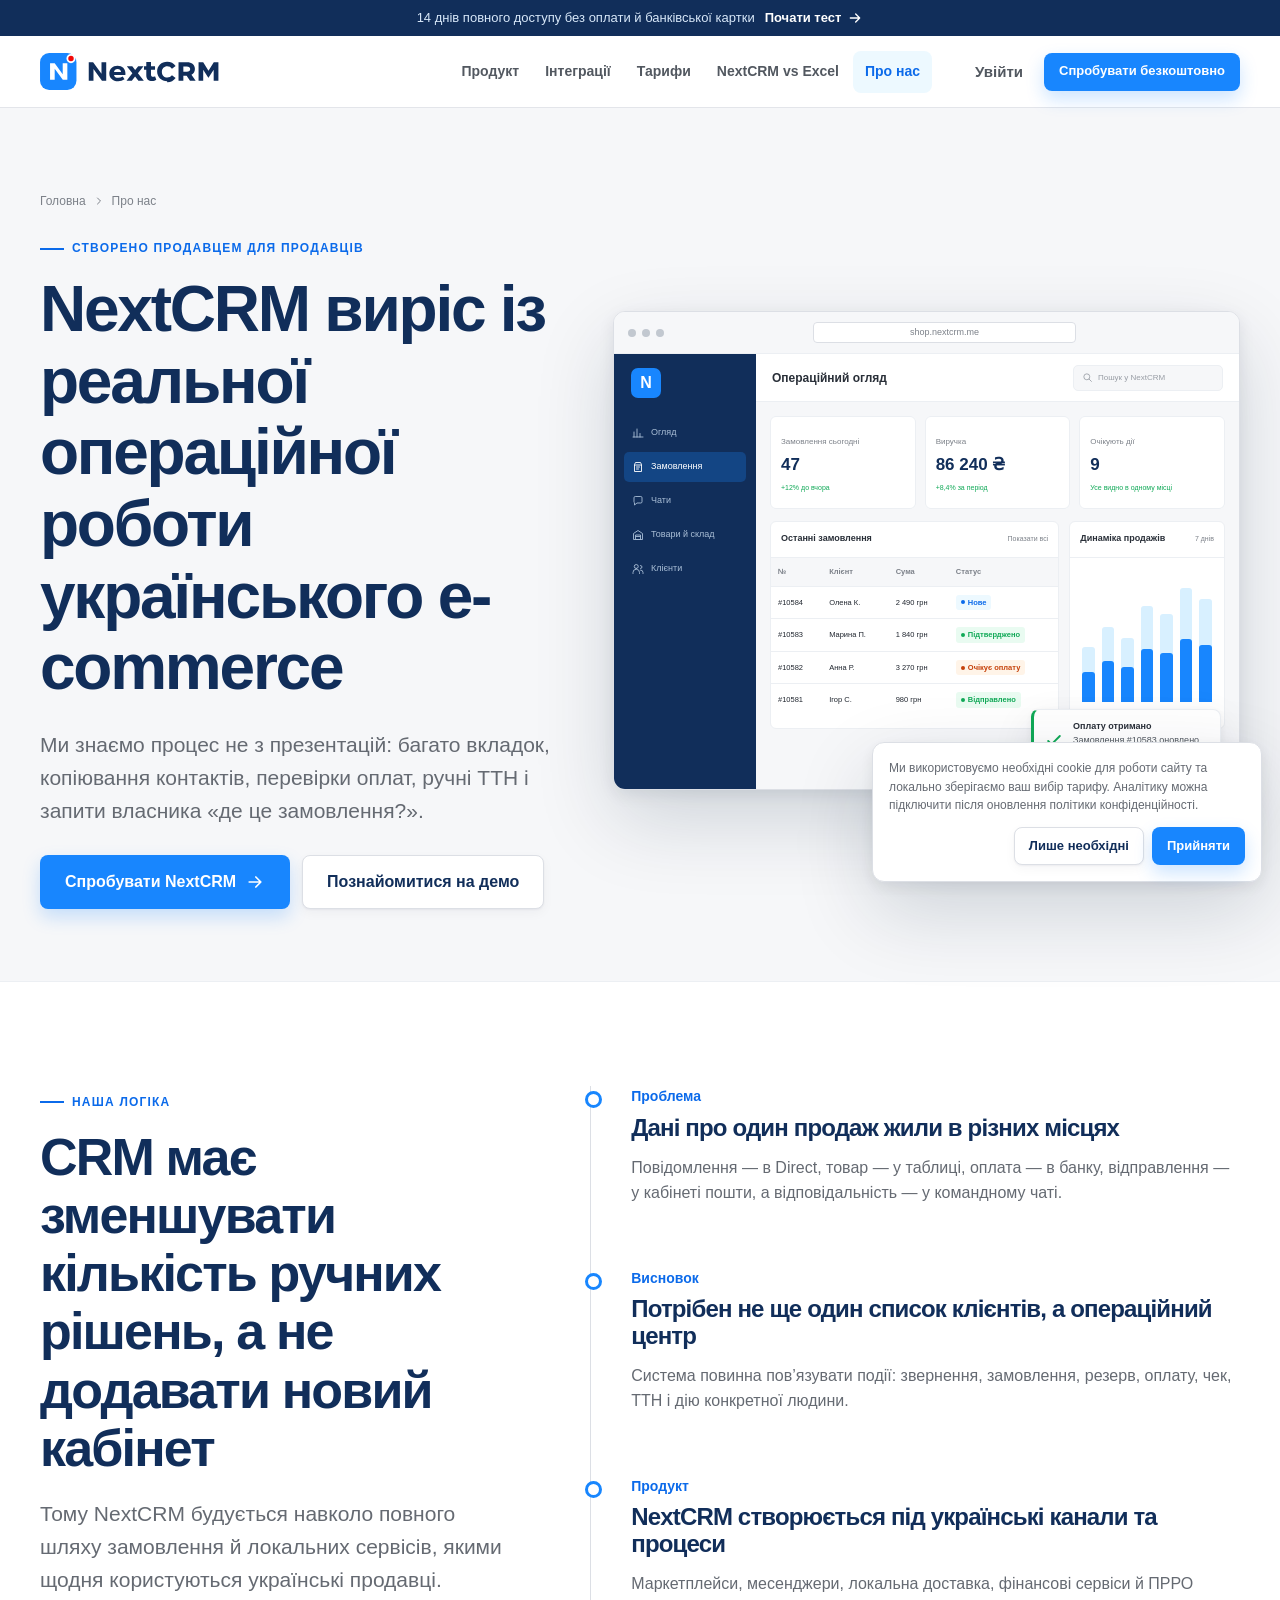
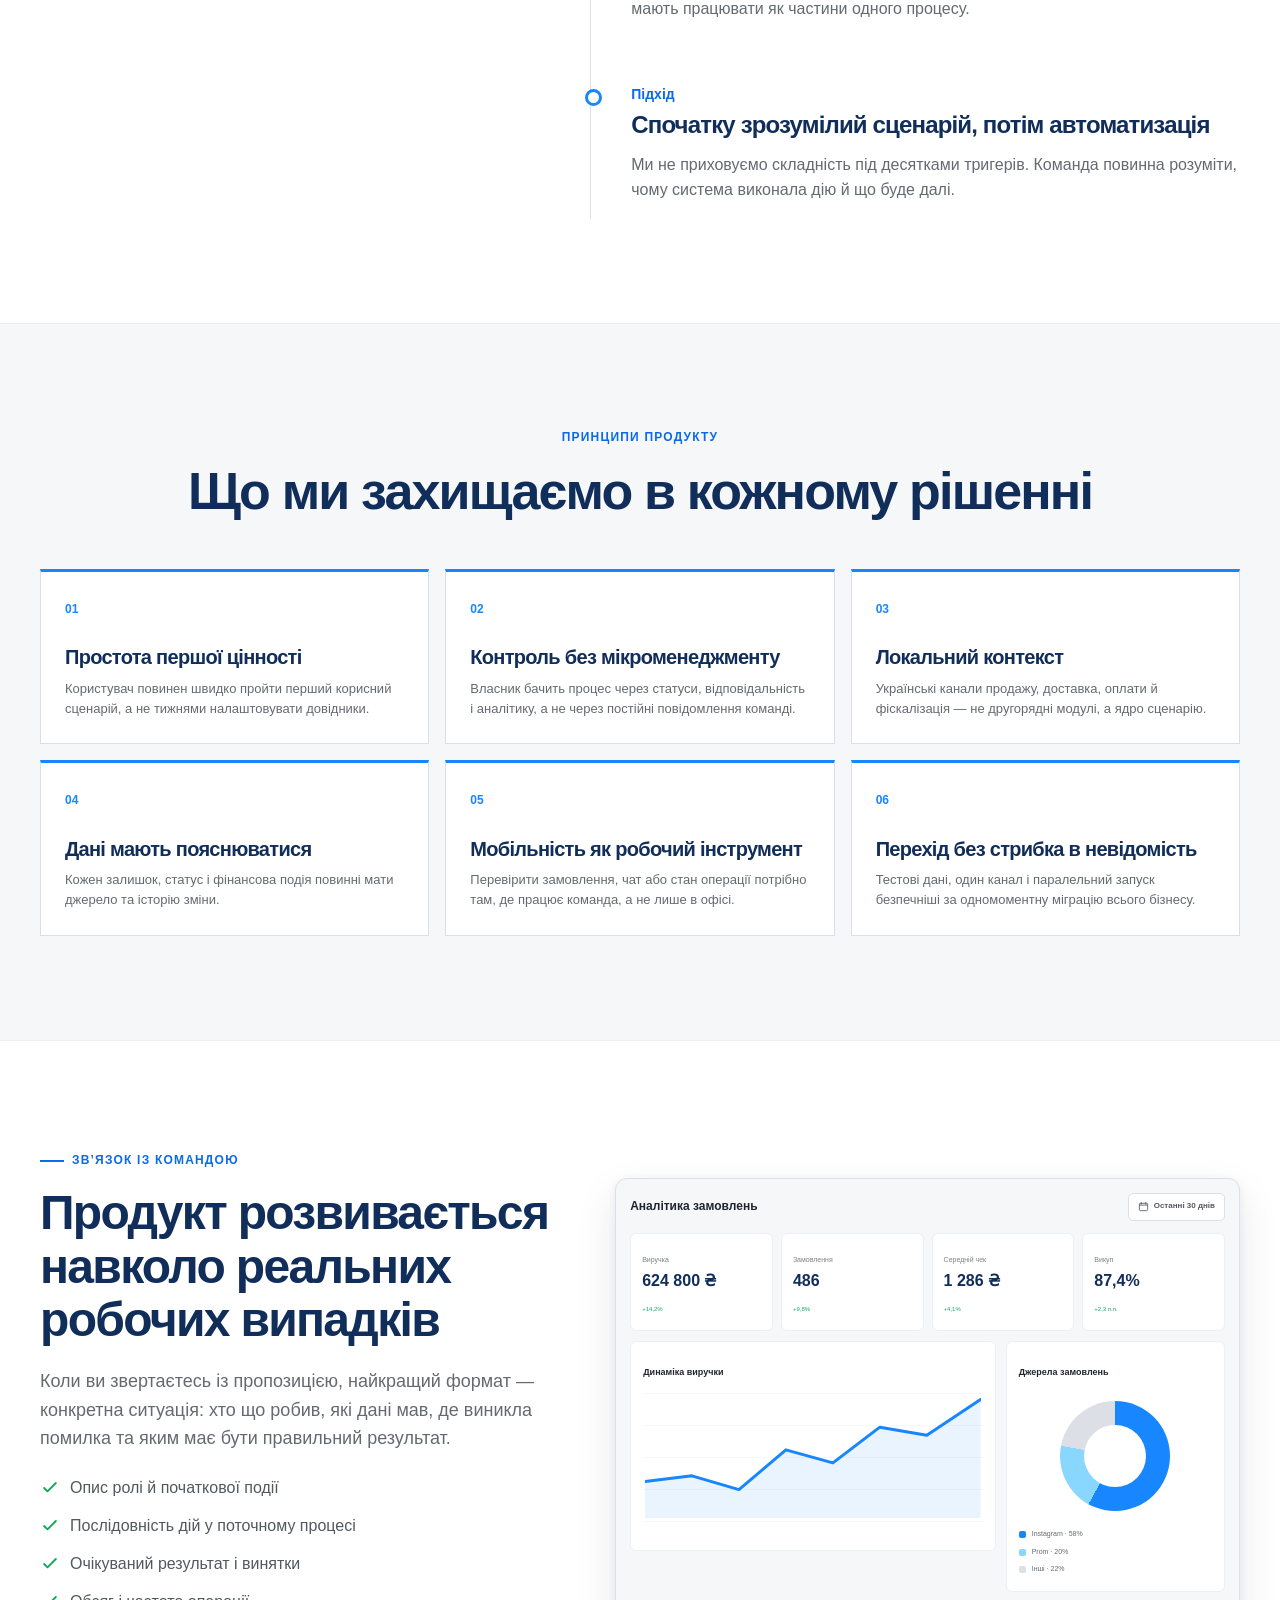
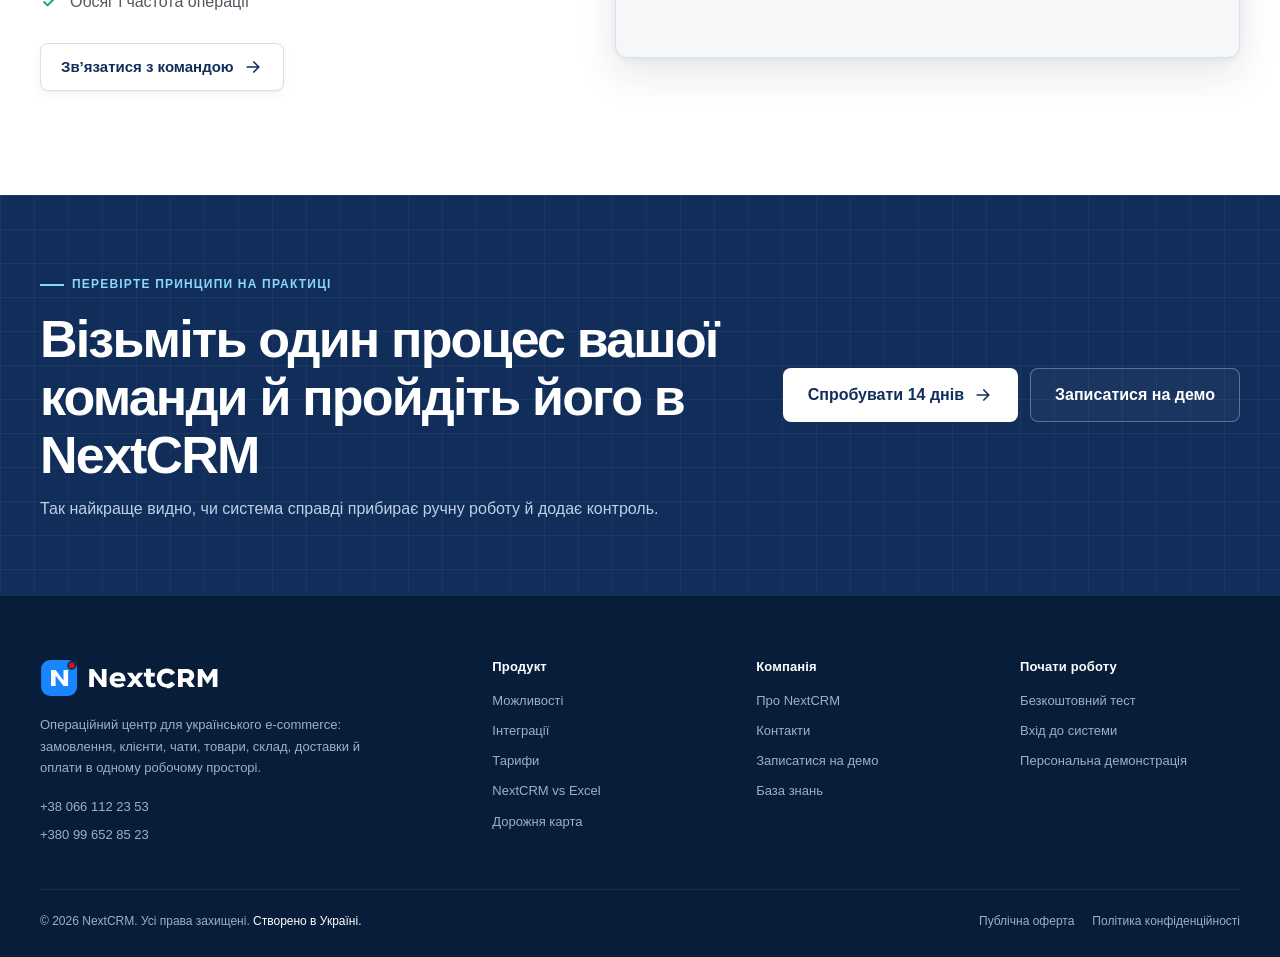
<file: about.html>
<!doctype html>
    <html lang="uk">
    <head>
      <meta charset="utf-8">
      <meta name="viewport" content="width=device-width, initial-scale=1">
      <title>Про NextCRM — створено українським продавцем для продавців</title>
      <meta name="description" content="Історія та принципи NextCRM — операційного центру для українського e-commerce, створеного навколо реальних процесів продажу.">
      <meta name="theme-color" content="#112E5A">
      <meta name="robots" content="index,follow,max-image-preview:large">
      <link rel="canonical" href="https://nextcrm.com.ua/about">
      <link rel="icon" href="assets/favicon.svg" type="image/svg+xml">
      <link rel="manifest" href="manifest.webmanifest">
      <link rel="stylesheet" href="assets/styles.css">
      <meta property="og:type" content="website">
      <meta property="og:site_name" content="NextCRM">
      <meta property="og:locale" content="uk_UA">
      <meta property="og:title" content="Про NextCRM — створено українським продавцем для продавців">
      <meta property="og:description" content="Історія та принципи NextCRM — операційного центру для українського e-commerce, створеного навколо реальних процесів продажу.">
      <meta property="og:url" content="https://nextcrm.com.ua/about">
      <meta property="og:image" content="https://nextcrm.com.ua/assets/og-cover.png">
      <meta name="twitter:card" content="summary_large_image">
      <script type="application/ld+json">{"@context": "https://schema.org", "@type": "Organization", "name": "NextCRM", "url": "https://nextcrm.com.ua/", "logo": "https://nextcrm.com.ua/assets/logo.svg", "description": "CRM та операційний центр для українського e-commerce.", "contactPoint": [{"@type": "ContactPoint", "telephone": "+380661122353", "contactType": "sales", "areaServed": "UA", "availableLanguage": ["uk", "ru"]}]}</script>
    </head>
    <body data-page="about">
      <a class="skip-link" href="#main">Перейти до основного вмісту</a>

<div class="announcement">
  <div class="container announcement-inner">
    <span>14 днів повного доступу без оплати й банківської картки</span>
    <a href="https://nextcrm.me/register?utm_source=website&utm_medium=announcement&utm_campaign=trial">Почати тест <svg class="icon icon-sm" aria-hidden="true"><use href="assets/icons.svg#arrow"></use></svg></a>
  </div>
</div>
<header class="site-header">
  <div class="container header-inner">
    <a class="brand" href="index.html" aria-label="NextCRM — головна"><img src="assets/logo.svg" width="184" height="36" alt="NextCRM"></a>
    <nav class="site-nav" aria-label="Головна навігація"><a class="nav-link" href="product.html">Продукт</a><a class="nav-link" href="integrations.html">Інтеграції</a><a class="nav-link" href="pricing.html">Тарифи</a><a class="nav-link" href="compare-excel.html">NextCRM vs Excel</a><a class="nav-link" href="about.html" aria-current="page">Про нас</a></nav>
    <div class="header-actions">
      <a class="btn btn-ghost" href="https://nextcrm.me/login">Увійти</a>
      <a class="btn btn-primary btn-sm" href="https://nextcrm.me/register?utm_source=website&utm_medium=header&utm_campaign=trial">Спробувати безкоштовно</a>
    </div>
    <button class="mobile-menu-btn" type="button" data-mobile-menu aria-controls="mobile-panel" aria-expanded="false" aria-label="Відкрити меню">
      <svg class="icon menu-icon" aria-hidden="true"><use href="assets/icons.svg#menu"></use></svg><svg class="icon close-icon" aria-hidden="true"><use href="assets/icons.svg#close"></use></svg>
    </button>
  </div>
</header>
<div class="mobile-panel" id="mobile-panel">
  <nav class="mobile-nav" aria-label="Мобільна навігація"><a class="nav-link" href="product.html">Продукт</a><a class="nav-link" href="integrations.html">Інтеграції</a><a class="nav-link" href="pricing.html">Тарифи</a><a class="nav-link" href="compare-excel.html">NextCRM vs Excel</a><a class="nav-link" href="about.html" aria-current="page">Про нас</a><a class="nav-link" href="contact.html">Контакти</a></nav>
  <div class="actions">
    <a class="btn btn-secondary" href="https://nextcrm.me/login">Увійти</a>
    <a class="btn btn-primary" href="https://nextcrm.me/register?utm_source=website&utm_medium=mobile_menu&utm_campaign=trial">Спробувати 14 днів</a>
  </div>
</div>

      <main id="main">
  <section class="page-hero grid-lines"><div class="container page-hero-inner"><div><div class="breadcrumbs"><a href="index.html">Головна</a><svg class="icon" aria-hidden="true"><use href="assets/icons.svg#chevron"></use></svg><span>Про нас</span></div><div class="eyebrow">Створено продавцем для продавців</div><h1>NextCRM виріс із реальної операційної роботи українського e-commerce</h1><p class="lead">Ми знаємо процес не з презентацій: багато вкладок, копіювання контактів, перевірки оплат, ручні ТТН і запити власника «де це замовлення?».</p><div class="actions"><a class="btn btn-primary btn-lg" href="https://nextcrm.me/register?utm_source=website&utm_medium=about_hero&utm_campaign=trial">Спробувати NextCRM <svg class="icon" aria-hidden="true"><use href="assets/icons.svg#arrow"></use></svg></a><a class="btn btn-secondary btn-lg" href="demo.html?source=about">Познайомитися на демо</a></div></div><div>
<div class="browser-frame" aria-label="Демонстраційний інтерфейс NextCRM">
  <div class="browser-bar"><div class="browser-dots"><i></i><i></i><i></i></div><div class="browser-url">shop.nextcrm.me</div><span></span></div>
  <div class="browser-view">
    <div class="app-shell">
      <aside class="app-sidebar">
        <div class="app-mini-logo">N</div>
        <div class="app-nav-item"><svg class="icon" aria-hidden="true"><use href="assets/icons.svg#analytics"></use></svg>Огляд</div>
        <div class="app-nav-item active"><svg class="icon" aria-hidden="true"><use href="assets/icons.svg#orders"></use></svg>Замовлення</div>
        <div class="app-nav-item"><svg class="icon" aria-hidden="true"><use href="assets/icons.svg#chat"></use></svg>Чати</div>
        <div class="app-nav-item"><svg class="icon" aria-hidden="true"><use href="assets/icons.svg#warehouse"></use></svg>Товари й склад</div>
        <div class="app-nav-item"><svg class="icon" aria-hidden="true"><use href="assets/icons.svg#team"></use></svg>Клієнти</div>
      </aside>
      <div class="app-main">
        <div class="app-topbar"><span class="app-title">Операційний огляд</span><div class="app-search"><svg class="icon" aria-hidden="true"><use href="assets/icons.svg#search"></use></svg>Пошук у NextCRM</div></div>
        <div class="app-body">
          <div class="app-stats">
            <div class="app-stat"><span class="app-stat-label">Замовлення сьогодні</span><strong>47</strong><small>+12% до вчора</small></div>
            <div class="app-stat"><span class="app-stat-label">Виручка</span><strong>86 240 ₴</strong><small>+8,4% за період</small></div>
            <div class="app-stat"><span class="app-stat-label">Очікують дії</span><strong>9</strong><small>Усе видно в одному місці</small></div>
          </div>
          <div class="app-grid">
            <div class="app-card">
              <div class="app-card-head"><strong>Останні замовлення</strong><span>Показати всі</span></div>
              <table class="mock-table"><thead><tr><th>№</th><th>Клієнт</th><th>Сума</th><th>Статус</th></tr></thead><tbody><tr><td>#10584</td><td>Олена К.</td><td>2 490 грн</td><td><span class="status status-blue">Нове</span></td></tr><tr><td>#10583</td><td>Марина П.</td><td>1 840 грн</td><td><span class="status status-green">Підтверджено</span></td></tr><tr><td>#10582</td><td>Анна Р.</td><td>3 270 грн</td><td><span class="status status-orange">Очікує оплату</span></td></tr><tr><td>#10581</td><td>Ігор С.</td><td>980 грн</td><td><span class="status status-green">Відправлено</span></td></tr></tbody></table>
            </div>
            <div class="app-card">
              <div class="app-card-head"><strong>Динаміка продажів</strong><span>7 днів</span></div>
              <div class="chart"><i class="chart-bar" style="height:42%"></i><i class="chart-bar" style="height:58%"></i><i class="chart-bar" style="height:49%"></i><i class="chart-bar" style="height:74%"></i><i class="chart-bar" style="height:68%"></i><i class="chart-bar" style="height:88%"></i><i class="chart-bar" style="height:79%"></i></div><div class="chart-labels"><span>Пн</span><span>Вт</span><span>Ср</span><span>Чт</span><span>Пт</span><span>Сб</span><span>Нд</span></div>
            </div>
          </div>
        </div>
        <div class="floating-alert"><svg class="icon" aria-hidden="true"><use href="assets/icons.svg#check"></use></svg><div><strong>Оплату отримано</strong>Замовлення #10583 оновлено автоматично</div></div>
      </div>
    </div>
  </div>
</div>
</div></div></section>

  <section class="section"><div class="container story-layout"><div class="story-sticky"><div class="eyebrow">Наша логіка</div><h2>CRM має зменшувати кількість ручних рішень, а не додавати новий кабінет</h2><p class="lead">Тому NextCRM будується навколо повного шляху замовлення й локальних сервісів, якими щодня користуються українські продавці.</p></div><div class="story-timeline"><article class="story-item"><span class="kicker">Проблема</span><h3>Дані про один продаж жили в різних місцях</h3><p>Повідомлення — в Direct, товар — у таблиці, оплата — в банку, відправлення — у кабінеті пошти, а відповідальність — у командному чаті.</p></article><article class="story-item"><span class="kicker">Висновок</span><h3>Потрібен не ще один список клієнтів, а операційний центр</h3><p>Система повинна пов’язувати події: звернення, замовлення, резерв, оплату, чек, ТТН і дію конкретної людини.</p></article><article class="story-item"><span class="kicker">Продукт</span><h3>NextCRM створюється під українські канали та процеси</h3><p>Маркетплейси, месенджери, локальна доставка, фінансові сервіси й ПРРО мають працювати як частини одного процесу.</p></article><article class="story-item"><span class="kicker">Підхід</span><h3>Спочатку зрозумілий сценарій, потім автоматизація</h3><p>Ми не приховуємо складність під десятками тригерів. Команда повинна розуміти, чому система виконала дію й що буде далі.</p></article></div></div></section>

  <section class="section section-soft"><div class="container"><div class="section-head-center"><div class="eyebrow eyebrow-center">Принципи продукту</div><h2>Що ми захищаємо в кожному рішенні</h2></div><div class="principles"><article class="principle"><span>01</span><h3>Простота першої цінності</h3><p>Користувач повинен швидко пройти перший корисний сценарій, а не тижнями налаштовувати довідники.</p></article><article class="principle"><span>02</span><h3>Контроль без мікроменеджменту</h3><p>Власник бачить процес через статуси, відповідальність і аналітику, а не через постійні повідомлення команді.</p></article><article class="principle"><span>03</span><h3>Локальний контекст</h3><p>Українські канали продажу, доставка, оплати й фіскалізація — не другорядні модулі, а ядро сценарію.</p></article><article class="principle"><span>04</span><h3>Дані мають пояснюватися</h3><p>Кожен залишок, статус і фінансова подія повинні мати джерело та історію зміни.</p></article><article class="principle"><span>05</span><h3>Мобільність як робочий інструмент</h3><p>Перевірити замовлення, чат або стан операції потрібно там, де працює команда, а не лише в офісі.</p></article><article class="principle"><span>06</span><h3>Перехід без стрибка в невідомість</h3><p>Тестові дані, один канал і паралельний запуск безпечніші за одномоментну міграцію всього бізнесу.</p></article></div></div></section>

  <section class="section"><div class="container"><div class="feature-row"><div class="feature-copy"><div class="eyebrow">Зв’язок із командою</div><h2>Продукт розвивається навколо реальних робочих випадків</h2><p class="lead">Коли ви звертаєтесь із пропозицією, найкращий формат — конкретна ситуація: хто що робив, які дані мав, де виникла помилка та яким має бути правильний результат.</p><ul class="bullet-list"><li><svg class="icon" aria-hidden="true"><use href="assets/icons.svg#check"></use></svg>Опис ролі й початкової події</li><li><svg class="icon" aria-hidden="true"><use href="assets/icons.svg#check"></use></svg>Послідовність дій у поточному процесі</li><li><svg class="icon" aria-hidden="true"><use href="assets/icons.svg#check"></use></svg>Очікуваний результат і винятки</li><li><svg class="icon" aria-hidden="true"><use href="assets/icons.svg#check"></use></svg>Обсяг і частота операції</li></ul><a class="btn btn-secondary" href="contact.html">Зв’язатися з командою <svg class="icon" aria-hidden="true"><use href="assets/icons.svg#arrow"></use></svg></a></div><div>
<div class="analytics-mock" aria-label="Демонстрація аналітики NextCRM">
  <div class="analytics-top"><strong>Аналітика замовлень</strong><span class="mock-button"><svg class="icon" aria-hidden="true"><use href="assets/icons.svg#calendar"></use></svg>Останні 30 днів</span></div>
  <div class="analytics-kpis"><div class="analytics-kpi"><span>Виручка</span><strong>624 800 ₴</strong><small>+14,2%</small></div><div class="analytics-kpi"><span>Замовлення</span><strong>486</strong><small>+9,8%</small></div><div class="analytics-kpi"><span>Середній чек</span><strong>1 286 ₴</strong><small>+4,1%</small></div><div class="analytics-kpi"><span>Викуп</span><strong>87,4%</strong><small>+2,3 п.п.</small></div></div>
  <div class="analytics-grid"><div class="line-chart"><strong style="font-size:9px">Динаміка виручки</strong><svg class="line-svg" viewBox="0 0 500 180" preserveAspectRatio="none"><polygon points="0,160 0,135 70,128 140,145 210,96 280,112 350,68 420,78 500,34 500,180 0,180"></polygon><polyline points="0,135 70,128 140,145 210,96 280,112 350,68 420,78 500,34"></polyline></svg></div><div class="donut-card"><strong>Джерела замовлень</strong><div class="donut"></div><div class="legend"><span><i></i>Instagram · 58%</span><span><i></i>Prom · 20%</span><span><i></i>Інші · 22%</span></div></div></div>
</div>
</div></div></div></section>

  <section class="final-cta"><div class="container final-cta-inner"><div><div class="eyebrow eyebrow-light">Перевірте принципи на практиці</div><h2>Візьміть один процес вашої команди й пройдіть його в NextCRM</h2><p>Так найкраще видно, чи система справді прибирає ручну роботу й додає контроль.</p></div><div class="actions"><a class="btn btn-dark btn-lg" href="https://nextcrm.me/register?utm_source=website&utm_medium=about_final&utm_campaign=trial">Спробувати 14 днів <svg class="icon" aria-hidden="true"><use href="assets/icons.svg#arrow"></use></svg></a><a class="btn btn-dark-outline btn-lg" href="demo.html?source=about_final">Записатися на демо</a></div></div></section>
</main>

<footer class="site-footer">
  <div class="container">
    <div class="footer-grid">
      <div class="footer-brand">
        <a href="index.html"><img src="assets/logo-white.svg" width="184" height="36" alt="NextCRM"></a>
        <p>Операційний центр для українського e-commerce: замовлення, клієнти, чати, товари, склад, доставки й оплати в одному робочому просторі.</p>
        <div class="footer-contact">
          <a href="tel:+380661122353">+38 066 112 23 53</a>
          <a href="tel:+380996528523">+380 99 652 85 23</a>
        </div>
      </div>
      <div class="footer-col">
        <h3>Продукт</h3>
        <div class="footer-links">
          <a href="product.html">Можливості</a>
          <a href="integrations.html">Інтеграції</a>
          <a href="pricing.html">Тарифи</a>
          <a href="compare-excel.html">NextCRM vs Excel</a>
          <a href="https://nextcrm.com.ua/roadmap">Дорожня карта</a>
        </div>
      </div>
      <div class="footer-col">
        <h3>Компанія</h3>
        <div class="footer-links">
          <a href="about.html">Про NextCRM</a>
          <a href="contact.html">Контакти</a>
          <a href="demo.html">Записатися на демо</a>
          <a href="https://nextcrm.com.ua/knowledge">База знань</a>
        </div>
      </div>
      <div class="footer-col">
        <h3>Почати роботу</h3>
        <div class="footer-links">
          <a href="https://nextcrm.me/register?utm_source=website&utm_medium=footer&utm_campaign=trial">Безкоштовний тест</a>
          <a href="https://nextcrm.me/login">Вхід до системи</a>
          <a href="demo.html">Персональна демонстрація</a>
        </div>
      </div>
    </div>
    <div class="footer-bottom">
      <div>© <span data-year>2026</span> NextCRM. Усі права захищені. <span class="ua-mark">Створено в Україні.</span></div>
      <div class="footer-bottom-links">
        <a href="https://nextcrm.com.ua/oferta">Публічна оферта</a>
        <a href="https://nextcrm.com.ua/privacy">Політика конфіденційності</a>
      </div>
    </div>
  </div>
</footer>
<div class="cookie-notice" data-cookie-notice role="dialog" aria-label="Налаштування cookie">
  <p>Ми використовуємо необхідні cookie для роботи сайту та локально зберігаємо ваш вибір тарифу. Аналітику можна підключити після оновлення політики конфіденційності.</p>
  <div class="cookie-actions">
    <button class="btn btn-secondary btn-sm" type="button" data-cookie-choice="necessary">Лише необхідні</button>
    <button class="btn btn-primary btn-sm" type="button" data-cookie-choice="all">Прийняти</button>
  </div>
</div>

      <script src="assets/app.js" defer></script>
    </body>
    </html>
</file>
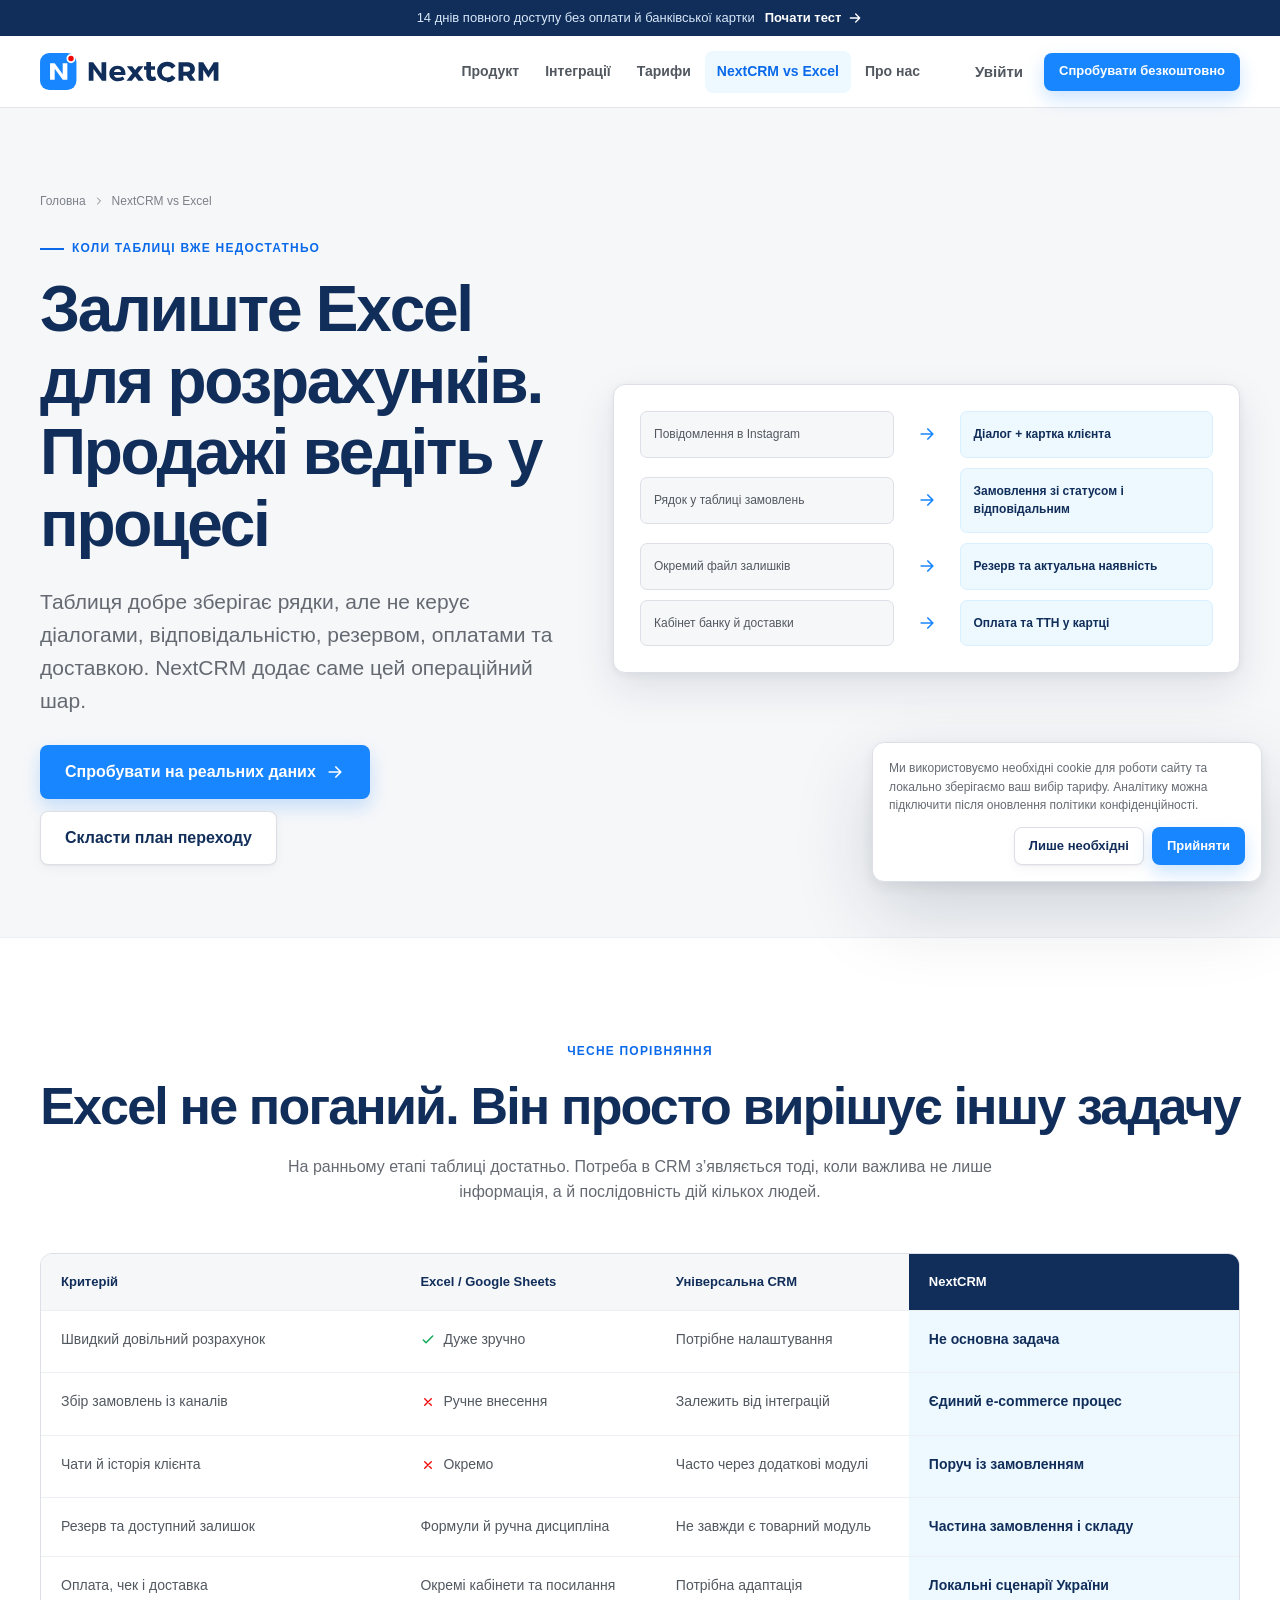
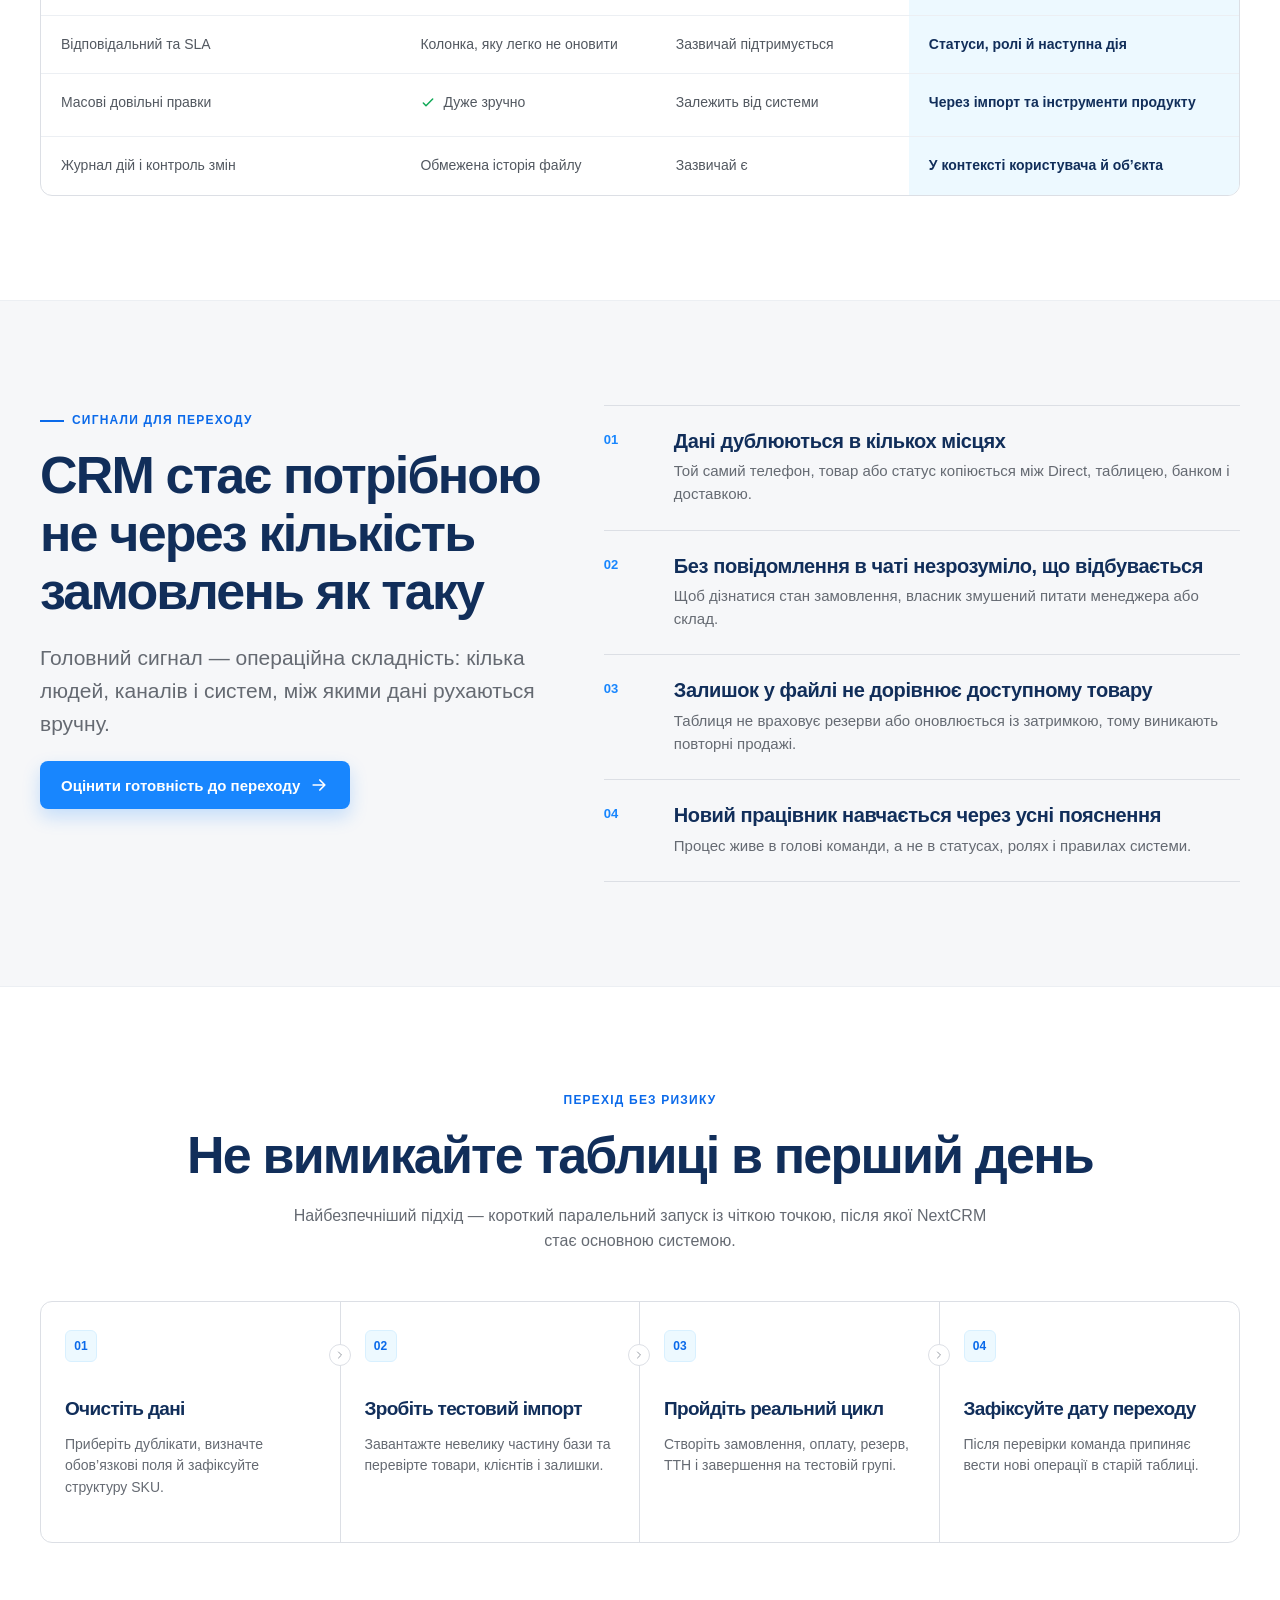
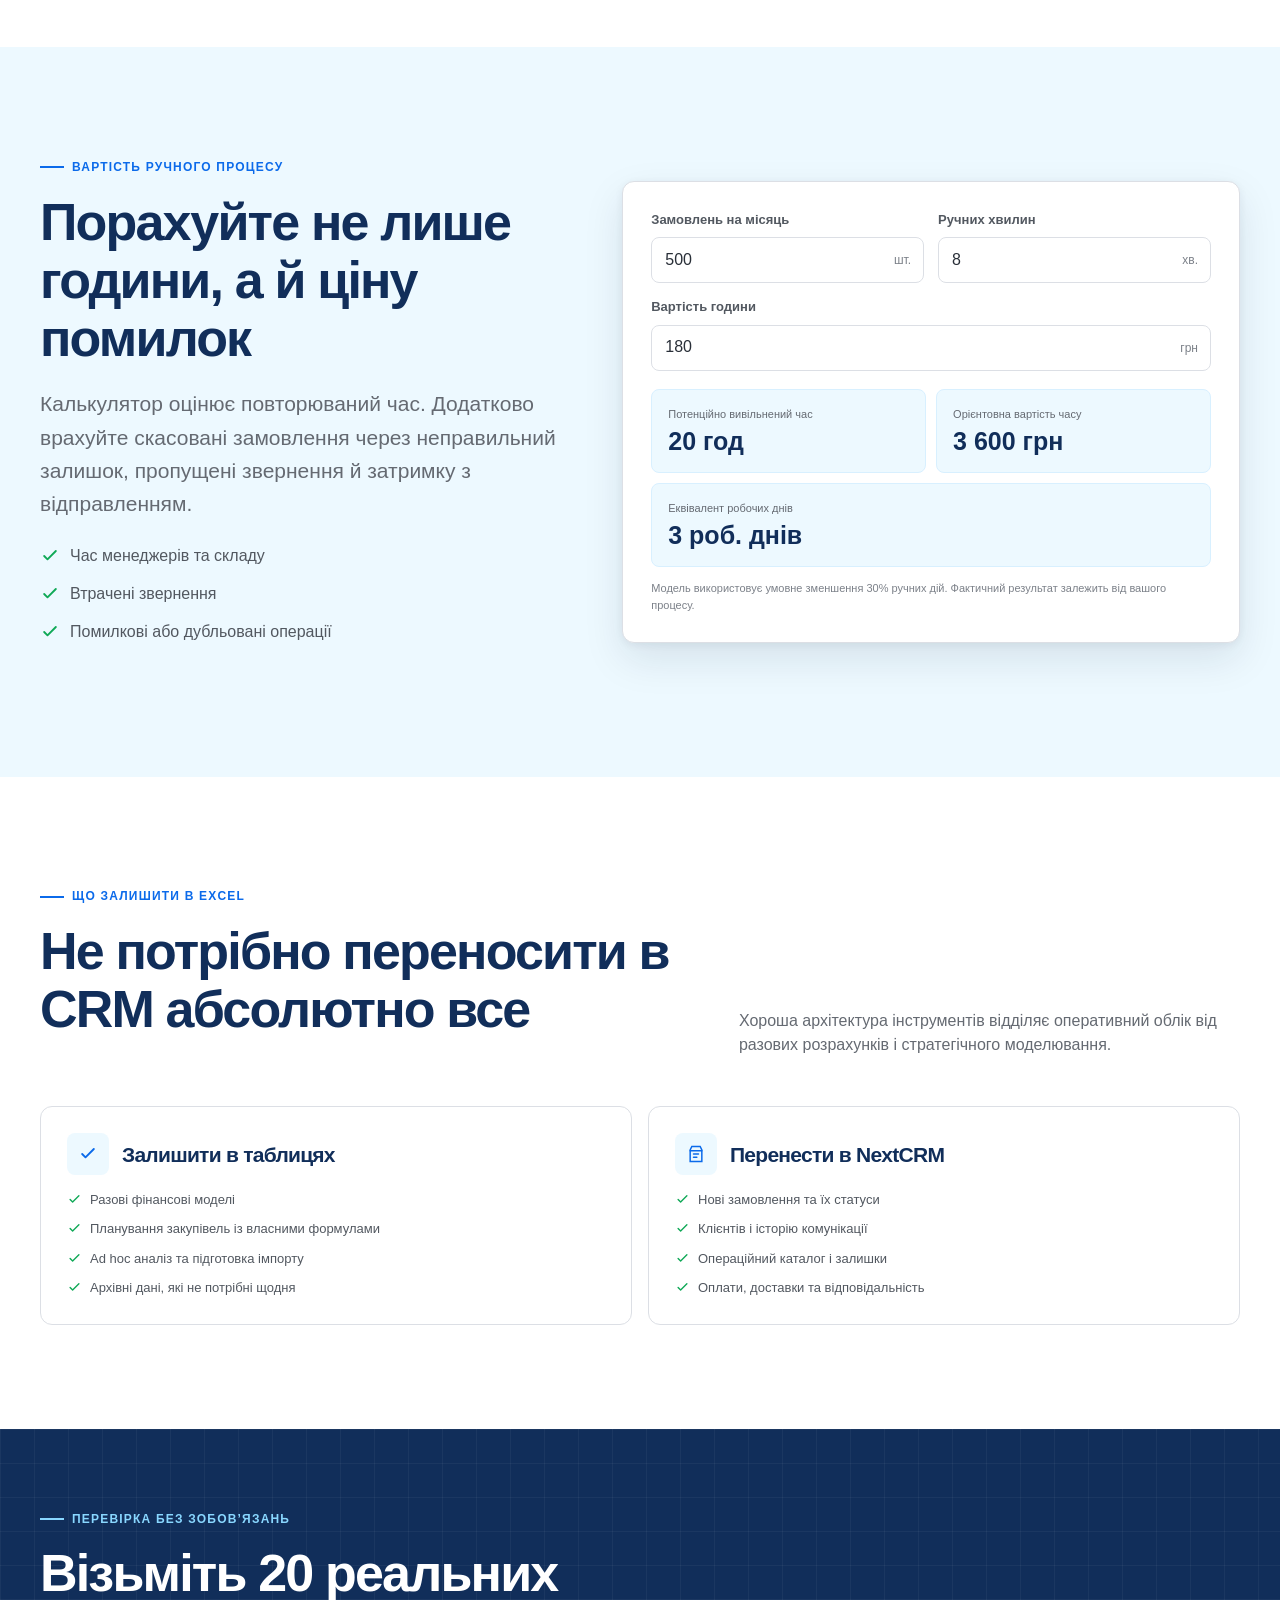
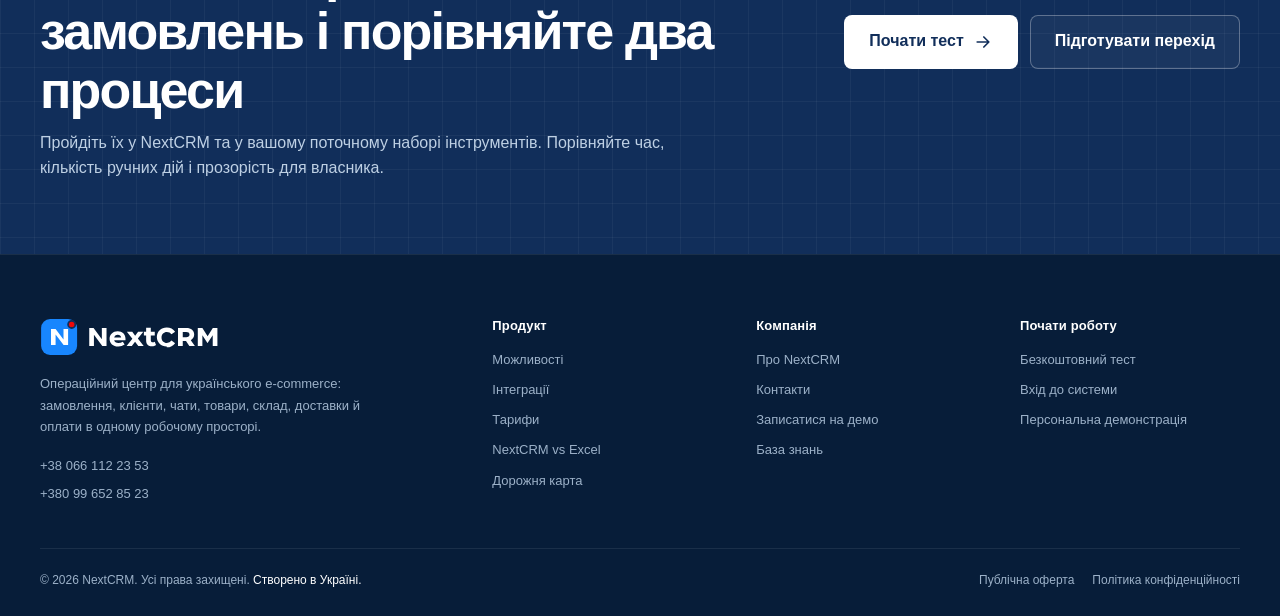
<file: compare-excel.html>
<!doctype html>
    <html lang="uk">
    <head>
      <meta charset="utf-8">
      <meta name="viewport" content="width=device-width, initial-scale=1">
      <title>NextCRM vs Excel — коли інтернет-магазину потрібна CRM</title>
      <meta name="description" content="Чесне порівняння NextCRM, Excel і універсальної CRM. Сигнали для переходу, план міграції та калькулятор ручної роботи.">
      <meta name="theme-color" content="#112E5A">
      <meta name="robots" content="index,follow,max-image-preview:large">
      <link rel="canonical" href="https://nextcrm.com.ua/compare-excel">
      <link rel="icon" href="assets/favicon.svg" type="image/svg+xml">
      <link rel="manifest" href="manifest.webmanifest">
      <link rel="stylesheet" href="assets/styles.css">
      <meta property="og:type" content="website">
      <meta property="og:site_name" content="NextCRM">
      <meta property="og:locale" content="uk_UA">
      <meta property="og:title" content="NextCRM vs Excel — коли інтернет-магазину потрібна CRM">
      <meta property="og:description" content="Чесне порівняння NextCRM, Excel і універсальної CRM. Сигнали для переходу, план міграції та калькулятор ручної роботи.">
      <meta property="og:url" content="https://nextcrm.com.ua/compare-excel">
      <meta property="og:image" content="https://nextcrm.com.ua/assets/og-cover.png">
      <meta name="twitter:card" content="summary_large_image">
      <script type="application/ld+json">{"@context": "https://schema.org", "@type": "Organization", "name": "NextCRM", "url": "https://nextcrm.com.ua/", "logo": "https://nextcrm.com.ua/assets/logo.svg", "description": "CRM та операційний центр для українського e-commerce.", "contactPoint": [{"@type": "ContactPoint", "telephone": "+380661122353", "contactType": "sales", "areaServed": "UA", "availableLanguage": ["uk", "ru"]}]}</script>
    </head>
    <body data-page="compare">
      <a class="skip-link" href="#main">Перейти до основного вмісту</a>

<div class="announcement">
  <div class="container announcement-inner">
    <span>14 днів повного доступу без оплати й банківської картки</span>
    <a href="https://nextcrm.me/register?utm_source=website&utm_medium=announcement&utm_campaign=trial">Почати тест <svg class="icon icon-sm" aria-hidden="true"><use href="assets/icons.svg#arrow"></use></svg></a>
  </div>
</div>
<header class="site-header">
  <div class="container header-inner">
    <a class="brand" href="index.html" aria-label="NextCRM — головна"><img src="assets/logo.svg" width="184" height="36" alt="NextCRM"></a>
    <nav class="site-nav" aria-label="Головна навігація"><a class="nav-link" href="product.html">Продукт</a><a class="nav-link" href="integrations.html">Інтеграції</a><a class="nav-link" href="pricing.html">Тарифи</a><a class="nav-link" href="compare-excel.html" aria-current="page">NextCRM vs Excel</a><a class="nav-link" href="about.html">Про нас</a></nav>
    <div class="header-actions">
      <a class="btn btn-ghost" href="https://nextcrm.me/login">Увійти</a>
      <a class="btn btn-primary btn-sm" href="https://nextcrm.me/register?utm_source=website&utm_medium=header&utm_campaign=trial">Спробувати безкоштовно</a>
    </div>
    <button class="mobile-menu-btn" type="button" data-mobile-menu aria-controls="mobile-panel" aria-expanded="false" aria-label="Відкрити меню">
      <svg class="icon menu-icon" aria-hidden="true"><use href="assets/icons.svg#menu"></use></svg><svg class="icon close-icon" aria-hidden="true"><use href="assets/icons.svg#close"></use></svg>
    </button>
  </div>
</header>
<div class="mobile-panel" id="mobile-panel">
  <nav class="mobile-nav" aria-label="Мобільна навігація"><a class="nav-link" href="product.html">Продукт</a><a class="nav-link" href="integrations.html">Інтеграції</a><a class="nav-link" href="pricing.html">Тарифи</a><a class="nav-link" href="compare-excel.html" aria-current="page">NextCRM vs Excel</a><a class="nav-link" href="about.html">Про нас</a><a class="nav-link" href="contact.html">Контакти</a></nav>
  <div class="actions">
    <a class="btn btn-secondary" href="https://nextcrm.me/login">Увійти</a>
    <a class="btn btn-primary" href="https://nextcrm.me/register?utm_source=website&utm_medium=mobile_menu&utm_campaign=trial">Спробувати 14 днів</a>
  </div>
</div>

      <main id="main">
<section class="page-hero grid-lines"><div class="container page-hero-inner"><div><div class="breadcrumbs"><a href="index.html">Головна</a><svg class="icon" aria-hidden="true"><use href="assets/icons.svg#chevron"></use></svg><span>NextCRM vs Excel</span></div><div class="eyebrow">Коли таблиці вже недостатньо</div><h1>Залиште Excel для розрахунків. Продажі ведіть у процесі</h1><p class="lead">Таблиця добре зберігає рядки, але не керує діалогами, відповідальністю, резервом, оплатами та доставкою. NextCRM додає саме цей операційний шар.</p><div class="actions"><a class="btn btn-primary btn-lg" href="https://nextcrm.me/register?utm_source=website&utm_medium=compare_hero&utm_campaign=trial">Спробувати на реальних даних <svg class="icon" aria-hidden="true"><use href="assets/icons.svg#arrow"></use></svg></a><a class="btn btn-secondary btn-lg" href="demo.html?source=excel">Скласти план переходу</a></div></div><div class="comparison-hero-visual"><div class="comparison-flow"><div class="comparison-flow-row"><div class="compare-source">Повідомлення в Instagram</div><svg class="icon" aria-hidden="true"><use href="assets/icons.svg#arrow"></use></svg><div class="compare-result">Діалог + картка клієнта</div></div><div class="comparison-flow-row"><div class="compare-source">Рядок у таблиці замовлень</div><svg class="icon" aria-hidden="true"><use href="assets/icons.svg#arrow"></use></svg><div class="compare-result">Замовлення зі статусом і відповідальним</div></div><div class="comparison-flow-row"><div class="compare-source">Окремий файл залишків</div><svg class="icon" aria-hidden="true"><use href="assets/icons.svg#arrow"></use></svg><div class="compare-result">Резерв та актуальна наявність</div></div><div class="comparison-flow-row"><div class="compare-source">Кабінет банку й доставки</div><svg class="icon" aria-hidden="true"><use href="assets/icons.svg#arrow"></use></svg><div class="compare-result">Оплата та ТТН у картці</div></div></div></div></div></section>

<section class="section"><div class="container"><div class="section-head-center"><div class="eyebrow eyebrow-center">Чесне порівняння</div><h2>Excel не поганий. Він просто вирішує іншу задачу</h2><p>На ранньому етапі таблиці достатньо. Потреба в CRM з’являється тоді, коли важлива не лише інформація, а й послідовність дій кількох людей.</p></div><div class="compare-table-wrap"><table class="compare-table"><thead><tr><th>Критерій</th><th>Excel / Google Sheets</th><th>Універсальна CRM</th><th class="highlight">NextCRM</th></tr></thead><tbody>
  <tr><td>Швидкий довільний розрахунок</td><td><span class="compare-mark"><svg class="icon" aria-hidden="true"><use href="assets/icons.svg#check"></use></svg>Дуже зручно</span></td><td>Потрібне налаштування</td><td class="highlight">Не основна задача</td></tr>
  <tr><td>Збір замовлень із каналів</td><td><span class="compare-mark no"><svg class="icon" aria-hidden="true"><use href="assets/icons.svg#plus"></use></svg>Ручне внесення</span></td><td>Залежить від інтеграцій</td><td class="highlight">Єдиний e-commerce процес</td></tr>
  <tr><td>Чати й історія клієнта</td><td><span class="compare-mark no"><svg class="icon" aria-hidden="true"><use href="assets/icons.svg#plus"></use></svg>Окремо</span></td><td>Часто через додаткові модулі</td><td class="highlight">Поруч із замовленням</td></tr>
  <tr><td>Резерв та доступний залишок</td><td>Формули й ручна дисципліна</td><td>Не завжди є товарний модуль</td><td class="highlight">Частина замовлення і складу</td></tr>
  <tr><td>Оплата, чек і доставка</td><td>Окремі кабінети та посилання</td><td>Потрібна адаптація</td><td class="highlight">Локальні сценарії України</td></tr>
  <tr><td>Відповідальний та SLA</td><td>Колонка, яку легко не оновити</td><td>Зазвичай підтримується</td><td class="highlight">Статуси, ролі й наступна дія</td></tr>
  <tr><td>Масові довільні правки</td><td><span class="compare-mark"><svg class="icon" aria-hidden="true"><use href="assets/icons.svg#check"></use></svg>Дуже зручно</span></td><td>Залежить від системи</td><td class="highlight">Через імпорт та інструменти продукту</td></tr>
  <tr><td>Журнал дій і контроль змін</td><td>Обмежена історія файлу</td><td>Зазвичай є</td><td class="highlight">У контексті користувача й об’єкта</td></tr>
</tbody></table></div></div></section>

<section class="section section-soft"><div class="container outcome-layout"><div class="outcome-copy"><div class="eyebrow">Сигнали для переходу</div><h2>CRM стає потрібною не через кількість замовлень як таку</h2><p class="lead">Головний сигнал — операційна складність: кілька людей, каналів і систем, між якими дані рухаються вручну.</p><a class="btn btn-primary" href="demo.html?source=switch_signals">Оцінити готовність до переходу <svg class="icon" aria-hidden="true"><use href="assets/icons.svg#arrow"></use></svg></a></div><div class="outcome-list"><article class="outcome-row"><span class="outcome-index">01</span><div><h3>Дані дублюються в кількох місцях</h3><p>Той самий телефон, товар або статус копіюється між Direct, таблицею, банком і доставкою.</p></div></article><article class="outcome-row"><span class="outcome-index">02</span><div><h3>Без повідомлення в чаті незрозуміло, що відбувається</h3><p>Щоб дізнатися стан замовлення, власник змушений питати менеджера або склад.</p></div></article><article class="outcome-row"><span class="outcome-index">03</span><div><h3>Залишок у файлі не дорівнює доступному товару</h3><p>Таблиця не враховує резерви або оновлюється із затримкою, тому виникають повторні продажі.</p></div></article><article class="outcome-row"><span class="outcome-index">04</span><div><h3>Новий працівник навчається через усні пояснення</h3><p>Процес живе в голові команди, а не в статусах, ролях і правилах системи.</p></div></article></div></div></section>

<section class="section"><div class="container"><div class="section-head-center"><div class="eyebrow eyebrow-center">Перехід без ризику</div><h2>Не вимикайте таблиці в перший день</h2><p>Найбезпечніший підхід — короткий паралельний запуск із чіткою точкою, після якої NextCRM стає основною системою.</p></div><div class="process"><article class="process-step"><span class="process-number">01</span><h3>Очистіть дані</h3><p>Приберіть дублікати, визначте обов’язкові поля й зафіксуйте структуру SKU.</p><span class="process-arrow"><svg class="icon" aria-hidden="true"><use href="assets/icons.svg#chevron"></use></svg></span></article><article class="process-step"><span class="process-number">02</span><h3>Зробіть тестовий імпорт</h3><p>Завантажте невелику частину бази та перевірте товари, клієнтів і залишки.</p><span class="process-arrow"><svg class="icon" aria-hidden="true"><use href="assets/icons.svg#chevron"></use></svg></span></article><article class="process-step"><span class="process-number">03</span><h3>Пройдіть реальний цикл</h3><p>Створіть замовлення, оплату, резерв, ТТН і завершення на тестовій групі.</p><span class="process-arrow"><svg class="icon" aria-hidden="true"><use href="assets/icons.svg#chevron"></use></svg></span></article><article class="process-step"><span class="process-number">04</span><h3>Зафіксуйте дату переходу</h3><p>Після перевірки команда припиняє вести нові операції в старій таблиці.</p></article></div></div></section>

<section class="section section-blue"><div class="container roi-layout"><div><div class="eyebrow">Вартість ручного процесу</div><h2>Порахуйте не лише години, а й ціну помилок</h2><p class="lead">Калькулятор оцінює повторюваний час. Додатково врахуйте скасовані замовлення через неправильний залишок, пропущені звернення й затримку з відправленням.</p><ul class="bullet-list"><li><svg class="icon" aria-hidden="true"><use href="assets/icons.svg#check"></use></svg>Час менеджерів та складу</li><li><svg class="icon" aria-hidden="true"><use href="assets/icons.svg#check"></use></svg>Втрачені звернення</li><li><svg class="icon" aria-hidden="true"><use href="assets/icons.svg#check"></use></svg>Помилкові або дубльовані операції</li></ul></div><form class="roi-card" data-roi-form onsubmit="return false"><div class="form-grid"><div class="field"><label for="compare-orders">Замовлень на місяць</label><div class="input-wrap"><input id="compare-orders" name="orders" type="number" min="0" value="500"><span class="input-suffix">шт.</span></div></div><div class="field"><label for="compare-minutes">Ручних хвилин</label><div class="input-wrap"><input id="compare-minutes" name="minutes" type="number" min="0" value="8"><span class="input-suffix">хв.</span></div></div><div class="field field-full"><label for="compare-hourly">Вартість години</label><div class="input-wrap"><input id="compare-hourly" name="hourly" type="number" min="0" value="180"><span class="input-suffix">грн</span></div></div></div><div class="roi-results"><div class="roi-result"><span>Потенційно вивільнений час</span><strong data-roi-hours>20 год</strong></div><div class="roi-result"><span>Орієнтовна вартість часу</span><strong data-roi-money>3 600 грн</strong></div><div class="roi-result field-full"><span>Еквівалент робочих днів</span><strong data-roi-days>3 роб. дні</strong></div></div><p class="roi-note">Модель використовує умовне зменшення 30% ручних дій. Фактичний результат залежить від вашого процесу.</p></form></div></section>

<section class="section"><div class="container"><div class="section-head"><div><div class="eyebrow">Що залишити в Excel</div><h2>Не потрібно переносити в CRM абсолютно все</h2></div><p>Хороша архітектура інструментів відділяє оперативний облік від разових розрахунків і стратегічного моделювання.</p></div><div class="capability-grid"><article class="capability-card"><div class="capability-head"><span class="capability-icon"><svg class="icon" aria-hidden="true"><use href="assets/icons.svg#check"></use></svg></span><h3>Залишити в таблицях</h3></div><ul class="capability-list"><li><svg class="icon" aria-hidden="true"><use href="assets/icons.svg#check"></use></svg>Разові фінансові моделі</li><li><svg class="icon" aria-hidden="true"><use href="assets/icons.svg#check"></use></svg>Планування закупівель із власними формулами</li><li><svg class="icon" aria-hidden="true"><use href="assets/icons.svg#check"></use></svg>Ad hoc аналіз та підготовка імпорту</li><li><svg class="icon" aria-hidden="true"><use href="assets/icons.svg#check"></use></svg>Архівні дані, які не потрібні щодня</li></ul></article><article class="capability-card"><div class="capability-head"><span class="capability-icon"><svg class="icon" aria-hidden="true"><use href="assets/icons.svg#orders"></use></svg></span><h3>Перенести в NextCRM</h3></div><ul class="capability-list"><li><svg class="icon" aria-hidden="true"><use href="assets/icons.svg#check"></use></svg>Нові замовлення та їх статуси</li><li><svg class="icon" aria-hidden="true"><use href="assets/icons.svg#check"></use></svg>Клієнтів і історію комунікації</li><li><svg class="icon" aria-hidden="true"><use href="assets/icons.svg#check"></use></svg>Операційний каталог і залишки</li><li><svg class="icon" aria-hidden="true"><use href="assets/icons.svg#check"></use></svg>Оплати, доставки та відповідальність</li></ul></article></div></div></section>

<section class="final-cta"><div class="container final-cta-inner"><div><div class="eyebrow eyebrow-light">Перевірка без зобов’язань</div><h2>Візьміть 20 реальних замовлень і порівняйте два процеси</h2><p>Пройдіть їх у NextCRM та у вашому поточному наборі інструментів. Порівняйте час, кількість ручних дій і прозорість для власника.</p></div><div class="actions"><a class="btn btn-dark btn-lg" href="https://nextcrm.me/register?utm_source=website&utm_medium=compare_final&utm_campaign=trial">Почати тест <svg class="icon" aria-hidden="true"><use href="assets/icons.svg#arrow"></use></svg></a><a class="btn btn-dark-outline btn-lg" href="demo.html?source=excel_final">Підготувати перехід</a></div></div></section>
</main>

<footer class="site-footer">
  <div class="container">
    <div class="footer-grid">
      <div class="footer-brand">
        <a href="index.html"><img src="assets/logo-white.svg" width="184" height="36" alt="NextCRM"></a>
        <p>Операційний центр для українського e-commerce: замовлення, клієнти, чати, товари, склад, доставки й оплати в одному робочому просторі.</p>
        <div class="footer-contact">
          <a href="tel:+380661122353">+38 066 112 23 53</a>
          <a href="tel:+380996528523">+380 99 652 85 23</a>
        </div>
      </div>
      <div class="footer-col">
        <h3>Продукт</h3>
        <div class="footer-links">
          <a href="product.html">Можливості</a>
          <a href="integrations.html">Інтеграції</a>
          <a href="pricing.html">Тарифи</a>
          <a href="compare-excel.html">NextCRM vs Excel</a>
          <a href="https://nextcrm.com.ua/roadmap">Дорожня карта</a>
        </div>
      </div>
      <div class="footer-col">
        <h3>Компанія</h3>
        <div class="footer-links">
          <a href="about.html">Про NextCRM</a>
          <a href="contact.html">Контакти</a>
          <a href="demo.html">Записатися на демо</a>
          <a href="https://nextcrm.com.ua/knowledge">База знань</a>
        </div>
      </div>
      <div class="footer-col">
        <h3>Почати роботу</h3>
        <div class="footer-links">
          <a href="https://nextcrm.me/register?utm_source=website&utm_medium=footer&utm_campaign=trial">Безкоштовний тест</a>
          <a href="https://nextcrm.me/login">Вхід до системи</a>
          <a href="demo.html">Персональна демонстрація</a>
        </div>
      </div>
    </div>
    <div class="footer-bottom">
      <div>© <span data-year>2026</span> NextCRM. Усі права захищені. <span class="ua-mark">Створено в Україні.</span></div>
      <div class="footer-bottom-links">
        <a href="https://nextcrm.com.ua/oferta">Публічна оферта</a>
        <a href="https://nextcrm.com.ua/privacy">Політика конфіденційності</a>
      </div>
    </div>
  </div>
</footer>
<div class="cookie-notice" data-cookie-notice role="dialog" aria-label="Налаштування cookie">
  <p>Ми використовуємо необхідні cookie для роботи сайту та локально зберігаємо ваш вибір тарифу. Аналітику можна підключити після оновлення політики конфіденційності.</p>
  <div class="cookie-actions">
    <button class="btn btn-secondary btn-sm" type="button" data-cookie-choice="necessary">Лише необхідні</button>
    <button class="btn btn-primary btn-sm" type="button" data-cookie-choice="all">Прийняти</button>
  </div>
</div>

      <script src="assets/app.js" defer></script>
    </body>
    </html>
</file>
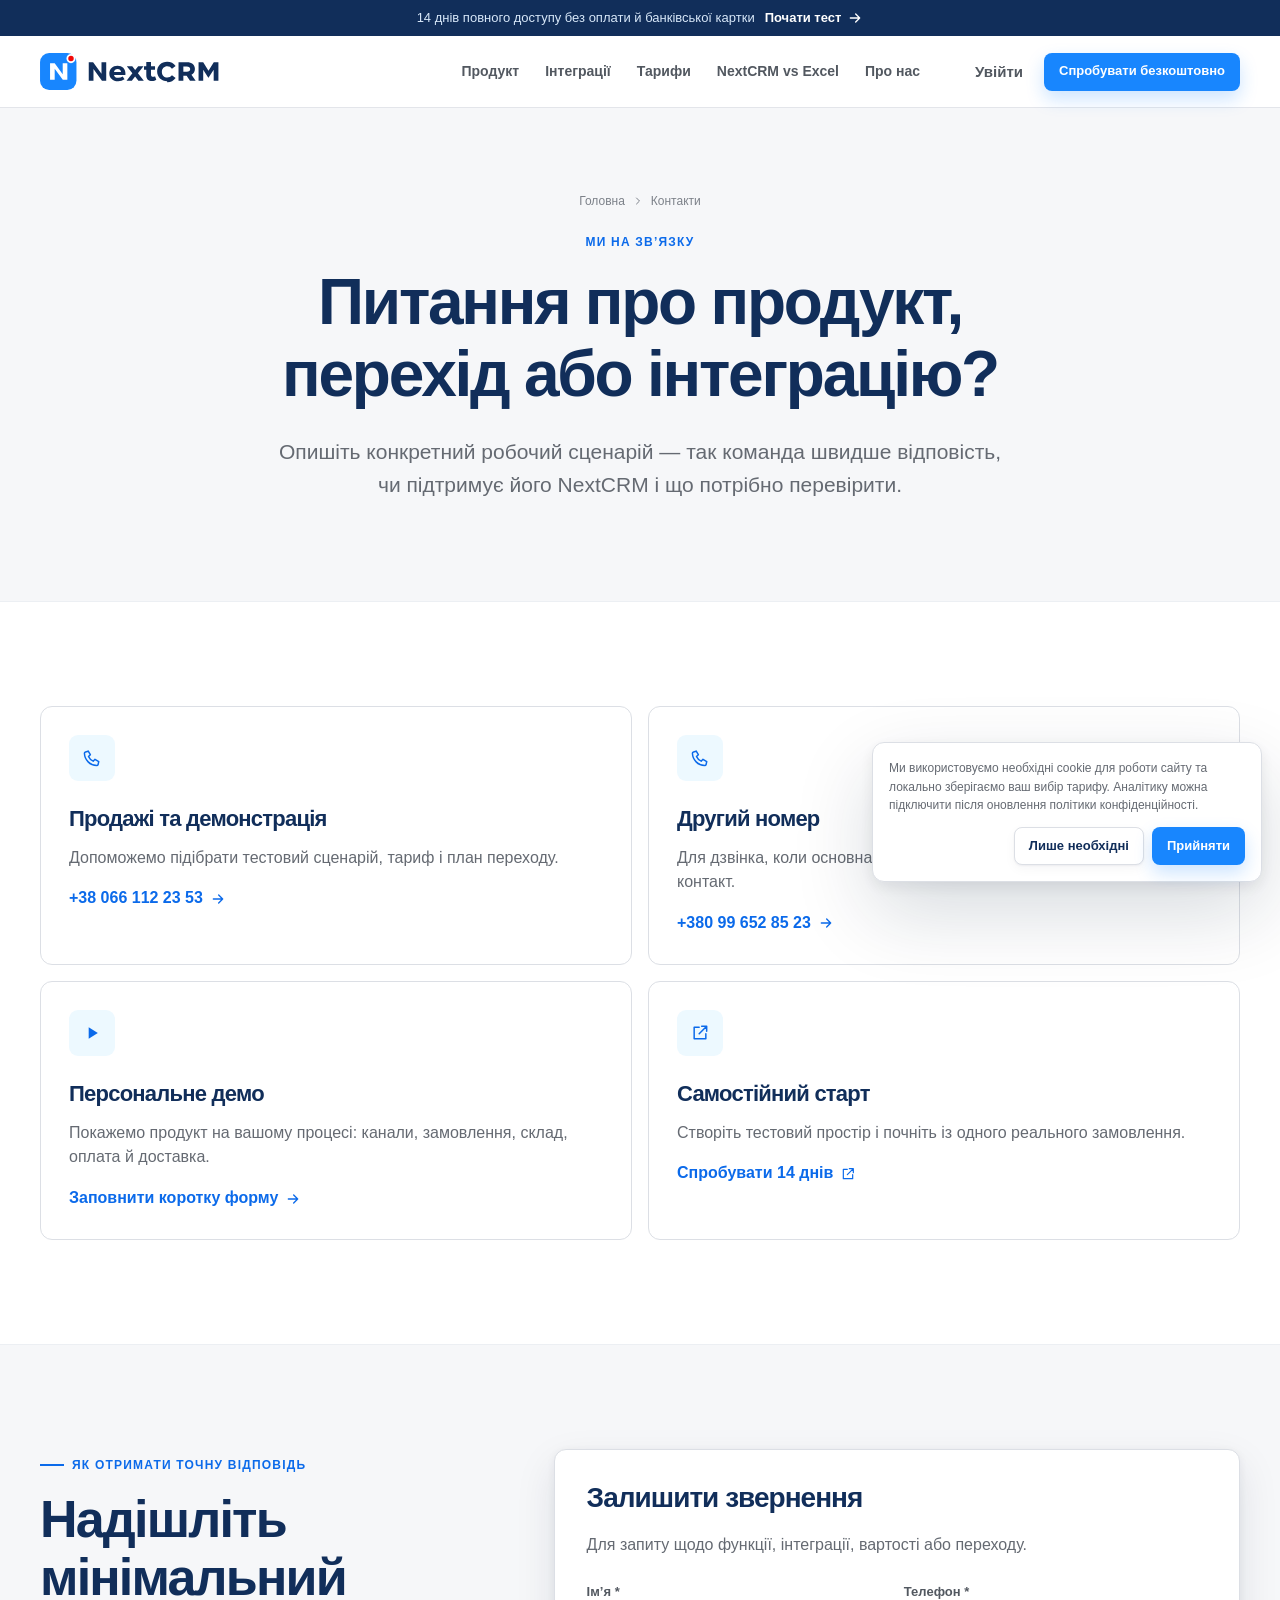
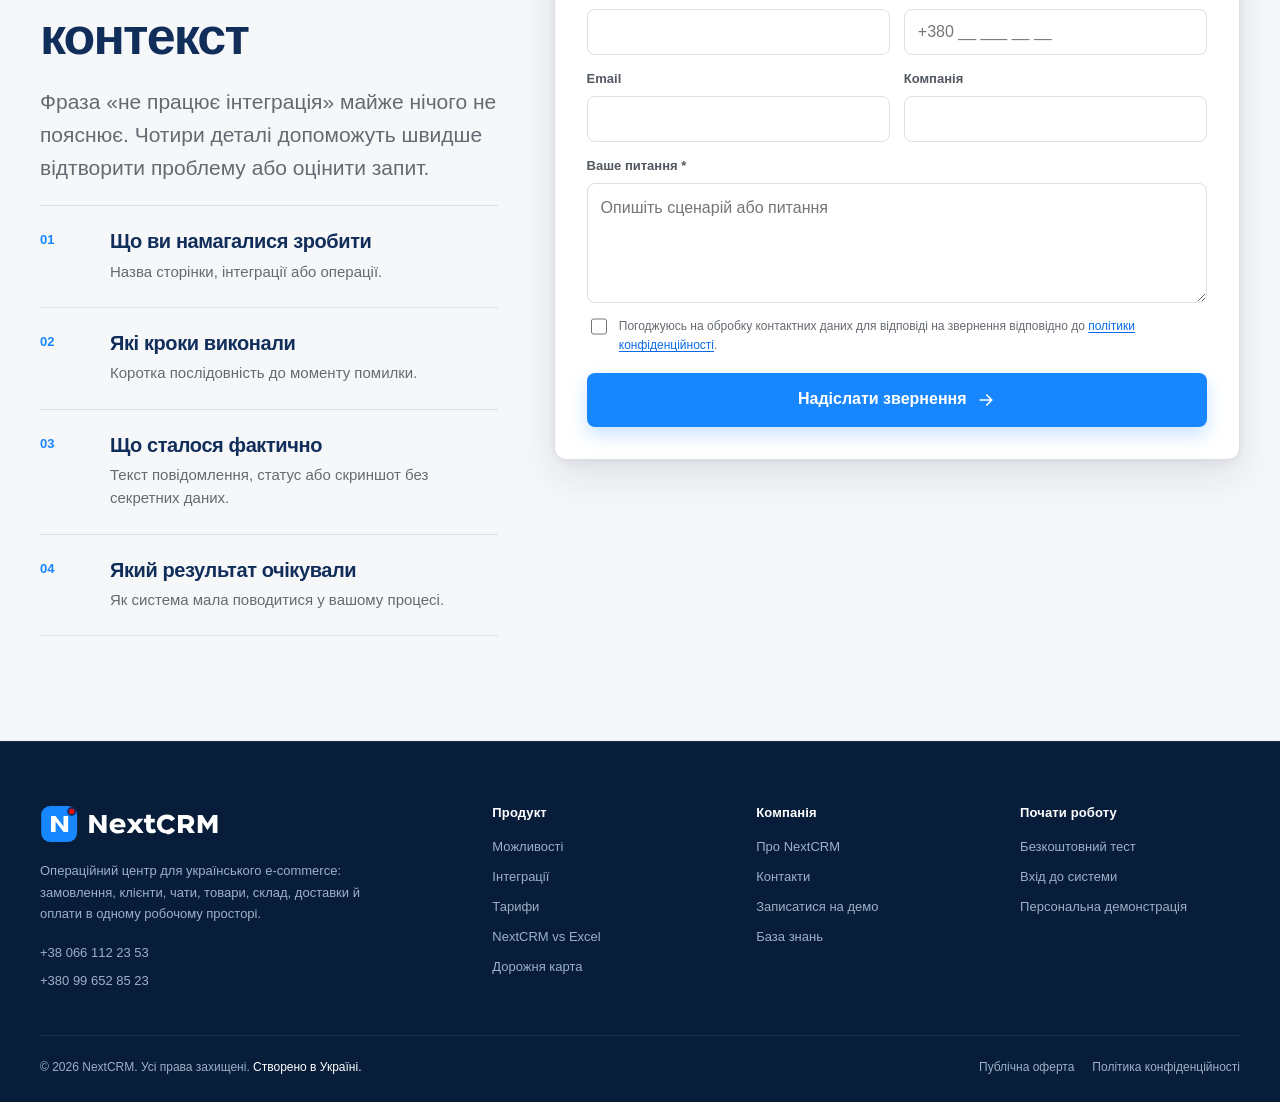
<file: contact.html>
<!doctype html>
    <html lang="uk">
    <head>
      <meta charset="utf-8">
      <meta name="viewport" content="width=device-width, initial-scale=1">
      <title>Контакти NextCRM — демонстрація, продажі та питання</title>
      <meta name="description" content="Зв’яжіться з командою NextCRM щодо демонстрації, тарифів, переходу з Excel або інтеграції для вашого магазину.">
      <meta name="theme-color" content="#112E5A">
      <meta name="robots" content="index,follow,max-image-preview:large">
      <link rel="canonical" href="https://nextcrm.com.ua/contact">
      <link rel="icon" href="assets/favicon.svg" type="image/svg+xml">
      <link rel="manifest" href="manifest.webmanifest">
      <link rel="stylesheet" href="assets/styles.css">
      <meta property="og:type" content="website">
      <meta property="og:site_name" content="NextCRM">
      <meta property="og:locale" content="uk_UA">
      <meta property="og:title" content="Контакти NextCRM — демонстрація, продажі та питання">
      <meta property="og:description" content="Зв’яжіться з командою NextCRM щодо демонстрації, тарифів, переходу з Excel або інтеграції для вашого магазину.">
      <meta property="og:url" content="https://nextcrm.com.ua/contact">
      <meta property="og:image" content="https://nextcrm.com.ua/assets/og-cover.png">
      <meta name="twitter:card" content="summary_large_image">
      <script type="application/ld+json">{"@context": "https://schema.org", "@type": "Organization", "name": "NextCRM", "url": "https://nextcrm.com.ua/", "logo": "https://nextcrm.com.ua/assets/logo.svg", "description": "CRM та операційний центр для українського e-commerce.", "contactPoint": [{"@type": "ContactPoint", "telephone": "+380661122353", "contactType": "sales", "areaServed": "UA", "availableLanguage": ["uk", "ru"]}]}</script>
    </head>
    <body data-page="contact">
      <a class="skip-link" href="#main">Перейти до основного вмісту</a>

<div class="announcement">
  <div class="container announcement-inner">
    <span>14 днів повного доступу без оплати й банківської картки</span>
    <a href="https://nextcrm.me/register?utm_source=website&utm_medium=announcement&utm_campaign=trial">Почати тест <svg class="icon icon-sm" aria-hidden="true"><use href="assets/icons.svg#arrow"></use></svg></a>
  </div>
</div>
<header class="site-header">
  <div class="container header-inner">
    <a class="brand" href="index.html" aria-label="NextCRM — головна"><img src="assets/logo.svg" width="184" height="36" alt="NextCRM"></a>
    <nav class="site-nav" aria-label="Головна навігація"><a class="nav-link" href="product.html">Продукт</a><a class="nav-link" href="integrations.html">Інтеграції</a><a class="nav-link" href="pricing.html">Тарифи</a><a class="nav-link" href="compare-excel.html">NextCRM vs Excel</a><a class="nav-link" href="about.html">Про нас</a></nav>
    <div class="header-actions">
      <a class="btn btn-ghost" href="https://nextcrm.me/login">Увійти</a>
      <a class="btn btn-primary btn-sm" href="https://nextcrm.me/register?utm_source=website&utm_medium=header&utm_campaign=trial">Спробувати безкоштовно</a>
    </div>
    <button class="mobile-menu-btn" type="button" data-mobile-menu aria-controls="mobile-panel" aria-expanded="false" aria-label="Відкрити меню">
      <svg class="icon menu-icon" aria-hidden="true"><use href="assets/icons.svg#menu"></use></svg><svg class="icon close-icon" aria-hidden="true"><use href="assets/icons.svg#close"></use></svg>
    </button>
  </div>
</header>
<div class="mobile-panel" id="mobile-panel">
  <nav class="mobile-nav" aria-label="Мобільна навігація"><a class="nav-link" href="product.html">Продукт</a><a class="nav-link" href="integrations.html">Інтеграції</a><a class="nav-link" href="pricing.html">Тарифи</a><a class="nav-link" href="compare-excel.html">NextCRM vs Excel</a><a class="nav-link" href="about.html">Про нас</a><a class="nav-link" href="contact.html" aria-current="page">Контакти</a></nav>
  <div class="actions">
    <a class="btn btn-secondary" href="https://nextcrm.me/login">Увійти</a>
    <a class="btn btn-primary" href="https://nextcrm.me/register?utm_source=website&utm_medium=mobile_menu&utm_campaign=trial">Спробувати 14 днів</a>
  </div>
</div>

      <main id="main">
<section class="page-hero page-hero-simple grid-lines"><div class="container-narrow"><div class="breadcrumbs" style="justify-content:center"><a href="index.html">Головна</a><svg class="icon" aria-hidden="true"><use href="assets/icons.svg#chevron"></use></svg><span>Контакти</span></div><div class="eyebrow eyebrow-center">Ми на зв’язку</div><h1>Питання про продукт, перехід або інтеграцію?</h1><p class="lead">Опишіть конкретний робочий сценарій — так команда швидше відповість, чи підтримує його NextCRM і що потрібно перевірити.</p></div></section>

<section class="section"><div class="container"><div class="contact-grid"><article class="contact-card"><span class="contact-card-icon"><svg class="icon" aria-hidden="true"><use href="assets/icons.svg#phone"></use></svg></span><h3>Продажі та демонстрація</h3><p>Допоможемо підібрати тестовий сценарій, тариф і план переходу.</p><a class="contact-link" href="tel:+380661122353">+38 066 112 23 53 <svg class="icon icon-sm" aria-hidden="true"><use href="assets/icons.svg#arrow"></use></svg></a></article><article class="contact-card"><span class="contact-card-icon"><svg class="icon" aria-hidden="true"><use href="assets/icons.svg#phone"></use></svg></span><h3>Другий номер</h3><p>Для дзвінка, коли основна лінія зайнята або потрібен альтернативний контакт.</p><a class="contact-link" href="tel:+380996528523">+380 99 652 85 23 <svg class="icon icon-sm" aria-hidden="true"><use href="assets/icons.svg#arrow"></use></svg></a></article><article class="contact-card"><span class="contact-card-icon"><svg class="icon" aria-hidden="true"><use href="assets/icons.svg#play"></use></svg></span><h3>Персональне демо</h3><p>Покажемо продукт на вашому процесі: канали, замовлення, склад, оплата й доставка.</p><a class="contact-link" href="demo.html?source=contact">Заповнити коротку форму <svg class="icon icon-sm" aria-hidden="true"><use href="assets/icons.svg#arrow"></use></svg></a></article><article class="contact-card"><span class="contact-card-icon"><svg class="icon" aria-hidden="true"><use href="assets/icons.svg#external"></use></svg></span><h3>Самостійний старт</h3><p>Створіть тестовий простір і почніть із одного реального замовлення.</p><a class="contact-link" href="https://nextcrm.me/register?utm_source=website&utm_medium=contact&utm_campaign=trial">Спробувати 14 днів <svg class="icon icon-sm" aria-hidden="true"><use href="assets/icons.svg#external"></use></svg></a></article></div></div></section>

<section class="section section-soft"><div class="container demo-layout"><div><div class="eyebrow">Як отримати точну відповідь</div><h2>Надішліть мінімальний контекст</h2><p class="lead">Фраза «не працює інтеграція» майже нічого не пояснює. Чотири деталі допоможуть швидше відтворити проблему або оцінити запит.</p><div class="outcome-list"><article class="outcome-row"><span class="outcome-index">01</span><div><h3>Що ви намагалися зробити</h3><p>Назва сторінки, інтеграції або операції.</p></div></article><article class="outcome-row"><span class="outcome-index">02</span><div><h3>Які кроки виконали</h3><p>Коротка послідовність до моменту помилки.</p></div></article><article class="outcome-row"><span class="outcome-index">03</span><div><h3>Що сталося фактично</h3><p>Текст повідомлення, статус або скриншот без секретних даних.</p></div></article><article class="outcome-row"><span class="outcome-index">04</span><div><h3>Який результат очікували</h3><p>Як система мала поводитися у вашому процесі.</p></div></article></div></div><form class="lead-form" data-lead-form novalidate><h2>Залишити звернення</h2><p class="text-muted">Для запиту щодо функції, інтеграції, вартості або переходу.</p><div class="form-grid"><div class="field"><label for="contact-name">Ім’я *</label><input id="contact-name" name="name" required autocomplete="name"></div><div class="field"><label for="contact-phone">Телефон *</label><input id="contact-phone" name="phone" type="tel" required autocomplete="tel" placeholder="+380 __ ___ __ __"></div><div class="field"><label for="contact-email">Email</label><input id="contact-email" name="email" type="email" autocomplete="email"></div><div class="field"><label for="contact-company">Компанія</label><input id="contact-company" name="company" autocomplete="organization"></div><div class="field field-full"><label for="contact-need">Ваше питання *</label><textarea id="contact-need" name="need" required placeholder="Опишіть сценарій або питання"></textarea></div><input type="hidden" name="source" value="contact-page"><label class="checkbox field-full"><input type="checkbox" required><span>Погоджуюсь на обробку контактних даних для відповіді на звернення відповідно до <a href="https://nextcrm.com.ua/privacy">політики конфіденційності</a>.</span></label></div><button class="btn btn-primary btn-lg form-submit" type="submit">Надіслати звернення <svg class="icon" aria-hidden="true"><use href="assets/icons.svg#arrow"></use></svg></button><div class="form-message" role="status" aria-live="polite"></div></form></div></div></section>
</main>

<footer class="site-footer">
  <div class="container">
    <div class="footer-grid">
      <div class="footer-brand">
        <a href="index.html"><img src="assets/logo-white.svg" width="184" height="36" alt="NextCRM"></a>
        <p>Операційний центр для українського e-commerce: замовлення, клієнти, чати, товари, склад, доставки й оплати в одному робочому просторі.</p>
        <div class="footer-contact">
          <a href="tel:+380661122353">+38 066 112 23 53</a>
          <a href="tel:+380996528523">+380 99 652 85 23</a>
        </div>
      </div>
      <div class="footer-col">
        <h3>Продукт</h3>
        <div class="footer-links">
          <a href="product.html">Можливості</a>
          <a href="integrations.html">Інтеграції</a>
          <a href="pricing.html">Тарифи</a>
          <a href="compare-excel.html">NextCRM vs Excel</a>
          <a href="https://nextcrm.com.ua/roadmap">Дорожня карта</a>
        </div>
      </div>
      <div class="footer-col">
        <h3>Компанія</h3>
        <div class="footer-links">
          <a href="about.html">Про NextCRM</a>
          <a href="contact.html">Контакти</a>
          <a href="demo.html">Записатися на демо</a>
          <a href="https://nextcrm.com.ua/knowledge">База знань</a>
        </div>
      </div>
      <div class="footer-col">
        <h3>Почати роботу</h3>
        <div class="footer-links">
          <a href="https://nextcrm.me/register?utm_source=website&utm_medium=footer&utm_campaign=trial">Безкоштовний тест</a>
          <a href="https://nextcrm.me/login">Вхід до системи</a>
          <a href="demo.html">Персональна демонстрація</a>
        </div>
      </div>
    </div>
    <div class="footer-bottom">
      <div>© <span data-year>2026</span> NextCRM. Усі права захищені. <span class="ua-mark">Створено в Україні.</span></div>
      <div class="footer-bottom-links">
        <a href="https://nextcrm.com.ua/oferta">Публічна оферта</a>
        <a href="https://nextcrm.com.ua/privacy">Політика конфіденційності</a>
      </div>
    </div>
  </div>
</footer>
<div class="cookie-notice" data-cookie-notice role="dialog" aria-label="Налаштування cookie">
  <p>Ми використовуємо необхідні cookie для роботи сайту та локально зберігаємо ваш вибір тарифу. Аналітику можна підключити після оновлення політики конфіденційності.</p>
  <div class="cookie-actions">
    <button class="btn btn-secondary btn-sm" type="button" data-cookie-choice="necessary">Лише необхідні</button>
    <button class="btn btn-primary btn-sm" type="button" data-cookie-choice="all">Прийняти</button>
  </div>
</div>

      <script src="assets/app.js" defer></script>
    </body>
    </html>
</file>
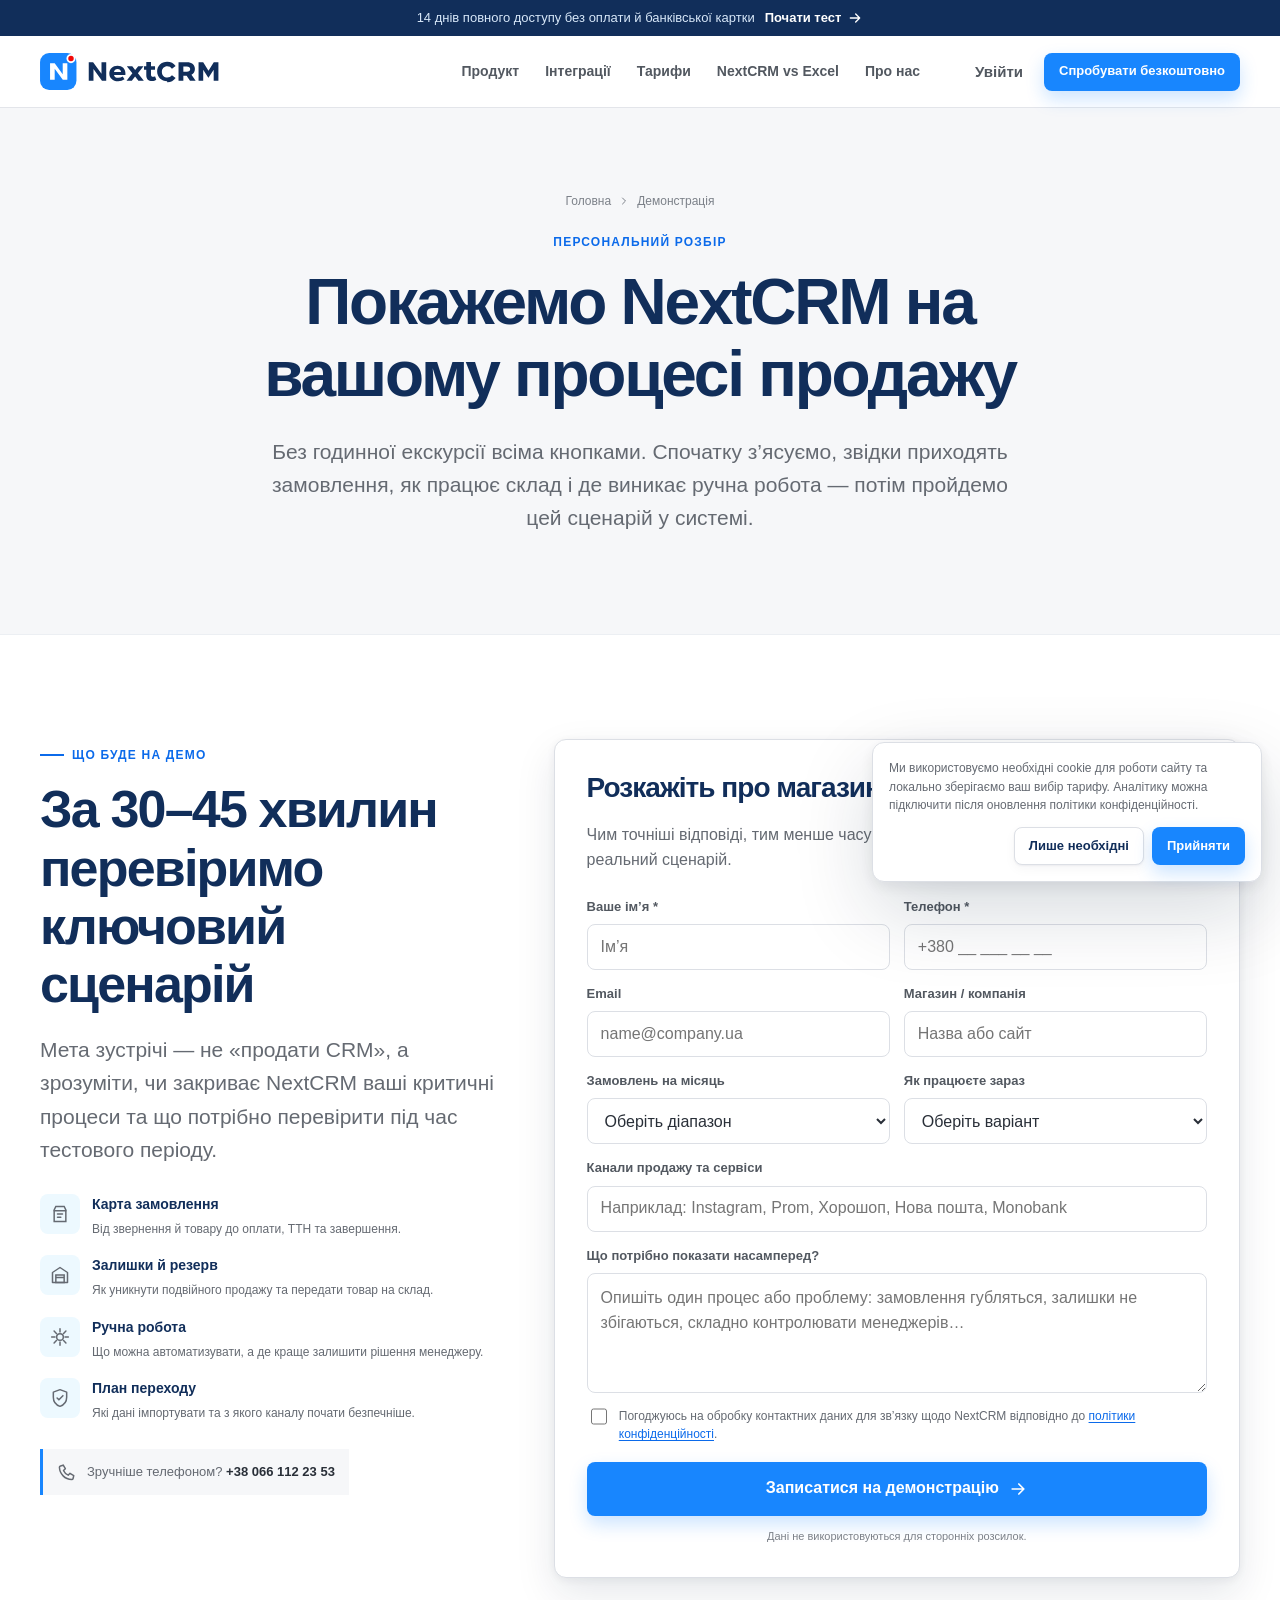
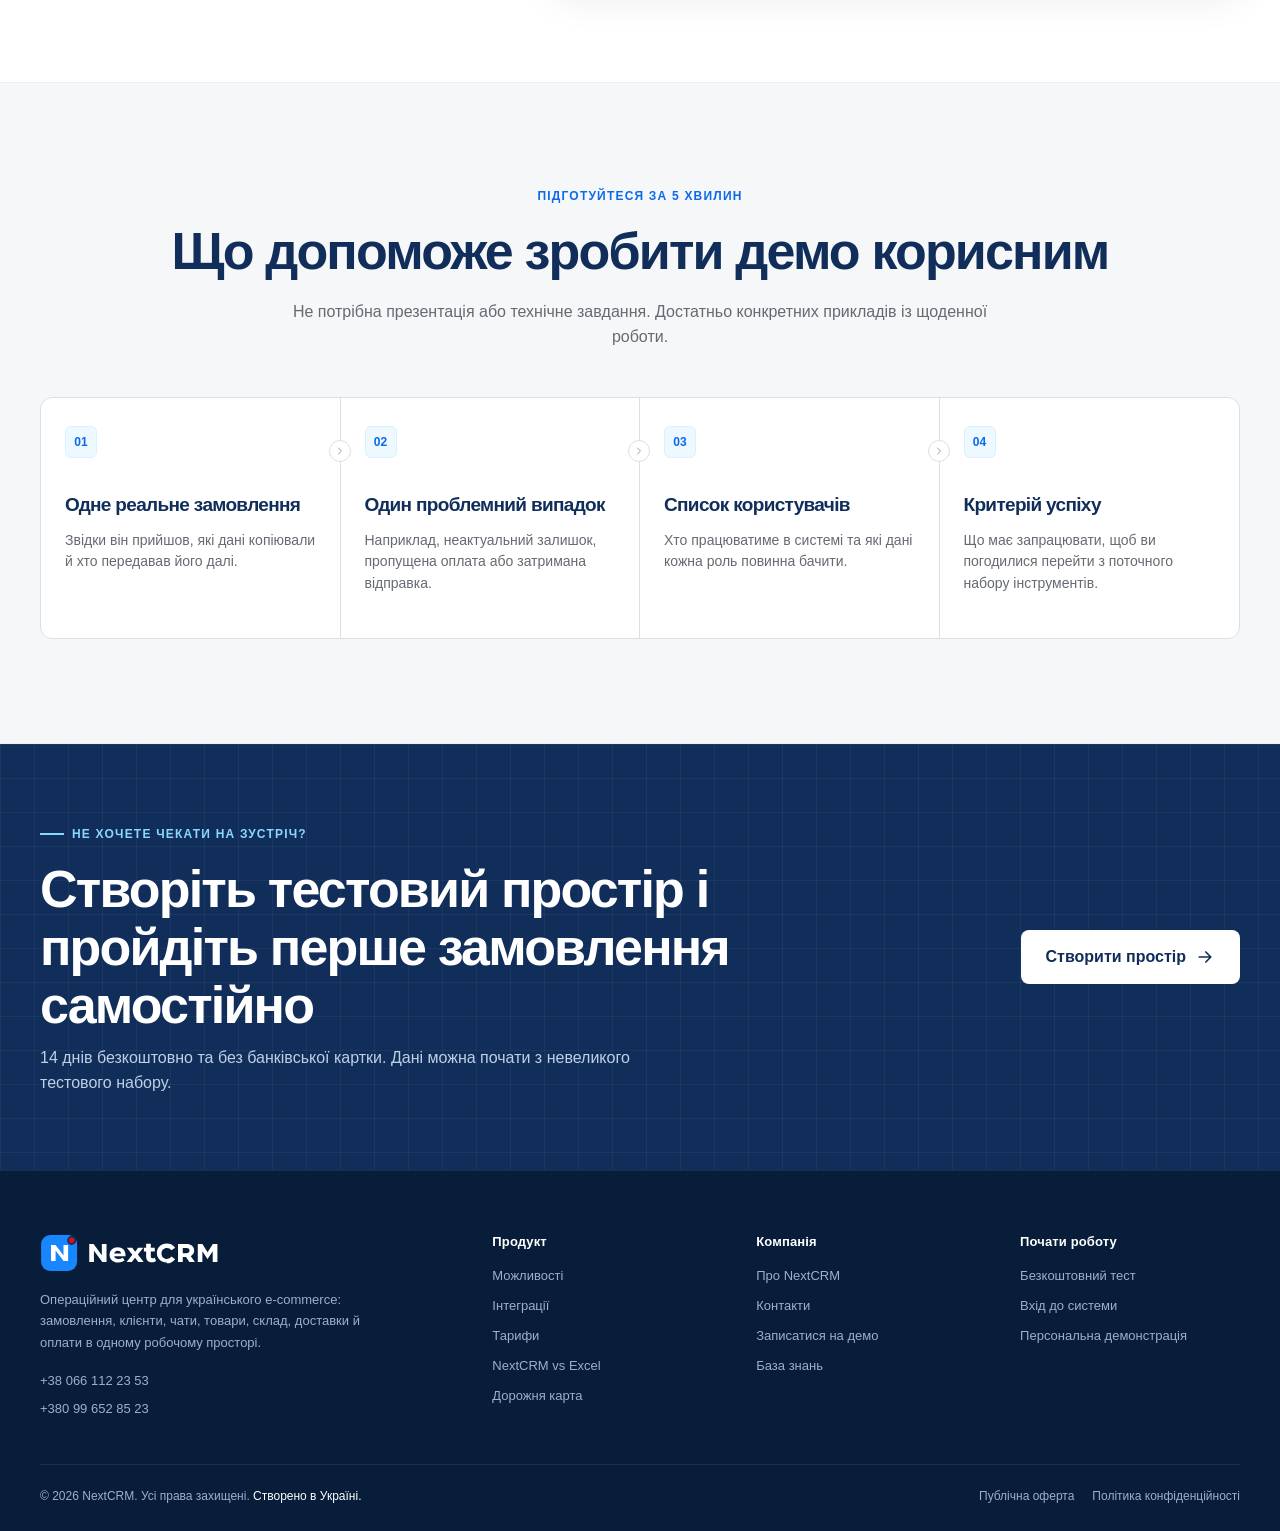
<file: demo.html>
<!doctype html>
    <html lang="uk">
    <head>
      <meta charset="utf-8">
      <meta name="viewport" content="width=device-width, initial-scale=1">
      <title>Демонстрація NextCRM — розбір вашого процесу продажу</title>
      <meta name="description" content="Запишіться на персональне демо NextCRM. Покажемо замовлення, чати, склад, оплати й доставки на сценарії вашого магазину.">
      <meta name="theme-color" content="#112E5A">
      <meta name="robots" content="index,follow,max-image-preview:large">
      <link rel="canonical" href="https://nextcrm.com.ua/demo">
      <link rel="icon" href="assets/favicon.svg" type="image/svg+xml">
      <link rel="manifest" href="manifest.webmanifest">
      <link rel="stylesheet" href="assets/styles.css">
      <meta property="og:type" content="website">
      <meta property="og:site_name" content="NextCRM">
      <meta property="og:locale" content="uk_UA">
      <meta property="og:title" content="Демонстрація NextCRM — розбір вашого процесу продажу">
      <meta property="og:description" content="Запишіться на персональне демо NextCRM. Покажемо замовлення, чати, склад, оплати й доставки на сценарії вашого магазину.">
      <meta property="og:url" content="https://nextcrm.com.ua/demo">
      <meta property="og:image" content="https://nextcrm.com.ua/assets/og-cover.png">
      <meta name="twitter:card" content="summary_large_image">
      <script type="application/ld+json">{"@context": "https://schema.org", "@type": "Organization", "name": "NextCRM", "url": "https://nextcrm.com.ua/", "logo": "https://nextcrm.com.ua/assets/logo.svg", "description": "CRM та операційний центр для українського e-commerce.", "contactPoint": [{"@type": "ContactPoint", "telephone": "+380661122353", "contactType": "sales", "areaServed": "UA", "availableLanguage": ["uk", "ru"]}]}</script>
    </head>
    <body data-page="demo">
      <a class="skip-link" href="#main">Перейти до основного вмісту</a>

<div class="announcement">
  <div class="container announcement-inner">
    <span>14 днів повного доступу без оплати й банківської картки</span>
    <a href="https://nextcrm.me/register?utm_source=website&utm_medium=announcement&utm_campaign=trial">Почати тест <svg class="icon icon-sm" aria-hidden="true"><use href="assets/icons.svg#arrow"></use></svg></a>
  </div>
</div>
<header class="site-header">
  <div class="container header-inner">
    <a class="brand" href="index.html" aria-label="NextCRM — головна"><img src="assets/logo.svg" width="184" height="36" alt="NextCRM"></a>
    <nav class="site-nav" aria-label="Головна навігація"><a class="nav-link" href="product.html">Продукт</a><a class="nav-link" href="integrations.html">Інтеграції</a><a class="nav-link" href="pricing.html">Тарифи</a><a class="nav-link" href="compare-excel.html">NextCRM vs Excel</a><a class="nav-link" href="about.html">Про нас</a></nav>
    <div class="header-actions">
      <a class="btn btn-ghost" href="https://nextcrm.me/login">Увійти</a>
      <a class="btn btn-primary btn-sm" href="https://nextcrm.me/register?utm_source=website&utm_medium=header&utm_campaign=trial">Спробувати безкоштовно</a>
    </div>
    <button class="mobile-menu-btn" type="button" data-mobile-menu aria-controls="mobile-panel" aria-expanded="false" aria-label="Відкрити меню">
      <svg class="icon menu-icon" aria-hidden="true"><use href="assets/icons.svg#menu"></use></svg><svg class="icon close-icon" aria-hidden="true"><use href="assets/icons.svg#close"></use></svg>
    </button>
  </div>
</header>
<div class="mobile-panel" id="mobile-panel">
  <nav class="mobile-nav" aria-label="Мобільна навігація"><a class="nav-link" href="product.html">Продукт</a><a class="nav-link" href="integrations.html">Інтеграції</a><a class="nav-link" href="pricing.html">Тарифи</a><a class="nav-link" href="compare-excel.html">NextCRM vs Excel</a><a class="nav-link" href="about.html">Про нас</a><a class="nav-link" href="contact.html">Контакти</a></nav>
  <div class="actions">
    <a class="btn btn-secondary" href="https://nextcrm.me/login">Увійти</a>
    <a class="btn btn-primary" href="https://nextcrm.me/register?utm_source=website&utm_medium=mobile_menu&utm_campaign=trial">Спробувати 14 днів</a>
  </div>
</div>

      <main id="main">
<section class="page-hero page-hero-simple grid-lines"><div class="container-narrow"><div class="breadcrumbs" style="justify-content:center"><a href="index.html">Головна</a><svg class="icon" aria-hidden="true"><use href="assets/icons.svg#chevron"></use></svg><span>Демонстрація</span></div><div class="eyebrow eyebrow-center">Персональний розбір</div><h1>Покажемо NextCRM на вашому процесі продажу</h1><p class="lead">Без годинної екскурсії всіма кнопками. Спочатку з’ясуємо, звідки приходять замовлення, як працює склад і де виникає ручна робота — потім пройдемо цей сценарій у системі.</p></div></section>

<section class="section"><div class="container demo-layout"><div class="demo-copy"><div class="eyebrow">Що буде на демо</div><h2>За 30–45 хвилин перевіримо ключовий сценарій</h2><p class="lead">Мета зустрічі — не «продати CRM», а зрозуміти, чи закриває NextCRM ваші критичні процеси та що потрібно перевірити під час тестового періоду.</p><div class="demo-points"><div class="demo-point"><span class="demo-point-icon"><svg class="icon" aria-hidden="true"><use href="assets/icons.svg#orders"></use></svg></span><div><strong>Карта замовлення</strong><span>Від звернення й товару до оплати, ТТН та завершення.</span></div></div><div class="demo-point"><span class="demo-point-icon"><svg class="icon" aria-hidden="true"><use href="assets/icons.svg#warehouse"></use></svg></span><div><strong>Залишки й резерв</strong><span>Як уникнути подвійного продажу та передати товар на склад.</span></div></div><div class="demo-point"><span class="demo-point-icon"><svg class="icon" aria-hidden="true"><use href="assets/icons.svg#automation"></use></svg></span><div><strong>Ручна робота</strong><span>Що можна автоматизувати, а де краще залишити рішення менеджеру.</span></div></div><div class="demo-point"><span class="demo-point-icon"><svg class="icon" aria-hidden="true"><use href="assets/icons.svg#shield"></use></svg></span><div><strong>План переходу</strong><span>Які дані імпортувати та з якого каналу почати безпечніше.</span></div></div></div><div class="hero-note"><svg class="icon" aria-hidden="true"><use href="assets/icons.svg#phone"></use></svg><span>Зручніше телефоном? <strong><a href="tel:+380661122353">+38 066 112 23 53</a></strong></span></div></div>
  <form class="lead-form" data-lead-form novalidate><h2>Розкажіть про магазин</h2><p class="text-muted">Чим точніші відповіді, тим менше часу на загальну презентацію й більше — на ваш реальний сценарій.</p><div class="form-grid"><div class="field"><label for="demo-name">Ваше ім’я *</label><input id="demo-name" name="name" autocomplete="name" required placeholder="Ім’я"></div><div class="field"><label for="demo-phone">Телефон *</label><input id="demo-phone" name="phone" type="tel" autocomplete="tel" required placeholder="+380 __ ___ __ __"></div><div class="field"><label for="demo-email">Email</label><input id="demo-email" name="email" type="email" autocomplete="email" placeholder="name@company.ua"></div><div class="field"><label for="demo-company">Магазин / компанія</label><input id="demo-company" name="company" autocomplete="organization" placeholder="Назва або сайт"></div><div class="field"><label for="demo-orders">Замовлень на місяць</label><select id="demo-orders" name="orders"><option value="">Оберіть діапазон</option><option>До 50</option><option>50–200</option><option>200–500</option><option>500–1 000</option><option>1 000–5 000</option><option>Понад 5 000</option></select></div><div class="field"><label for="demo-tool">Як працюєте зараз</label><select id="demo-tool" name="currentTool"><option value="">Оберіть варіант</option><option>Excel / Google Sheets</option><option>Інша CRM</option><option>Кабінети маркетплейсів</option><option>Лише месенджери</option><option>Власна система</option></select></div><div class="field field-full"><label for="demo-channels">Канали продажу та сервіси</label><input id="demo-channels" name="channels" placeholder="Наприклад: Instagram, Prom, Хорошоп, Нова пошта, Monobank"></div><div class="field field-full"><label for="demo-need">Що потрібно показати насамперед?</label><textarea id="demo-need" name="need" placeholder="Опишіть один процес або проблему: замовлення губляться, залишки не збігаються, складно контролювати менеджерів…"></textarea></div><input type="hidden" name="plan" value=""><input type="hidden" name="source" value="demo-page"><label class="checkbox field-full"><input type="checkbox" required><span>Погоджуюсь на обробку контактних даних для зв’язку щодо NextCRM відповідно до <a href="https://nextcrm.com.ua/privacy">політики конфіденційності</a>.</span></label></div><button class="btn btn-primary btn-lg form-submit" type="submit">Записатися на демонстрацію <svg class="icon" aria-hidden="true"><use href="assets/icons.svg#arrow"></use></svg></button><div class="form-message" role="status" aria-live="polite"></div><p class="form-note">Дані не використовуються для сторонніх розсилок.</p></form>
</div></section>

<section class="section section-soft"><div class="container"><div class="section-head-center"><div class="eyebrow eyebrow-center">Підготуйтеся за 5 хвилин</div><h2>Що допоможе зробити демо корисним</h2><p>Не потрібна презентація або технічне завдання. Достатньо конкретних прикладів із щоденної роботи.</p></div><div class="process"><article class="process-step"><span class="process-number">01</span><h3>Одне реальне замовлення</h3><p>Звідки він прийшов, які дані копіювали й хто передавав його далі.</p><span class="process-arrow"><svg class="icon" aria-hidden="true"><use href="assets/icons.svg#chevron"></use></svg></span></article><article class="process-step"><span class="process-number">02</span><h3>Один проблемний випадок</h3><p>Наприклад, неактуальний залишок, пропущена оплата або затримана відправка.</p><span class="process-arrow"><svg class="icon" aria-hidden="true"><use href="assets/icons.svg#chevron"></use></svg></span></article><article class="process-step"><span class="process-number">03</span><h3>Список користувачів</h3><p>Хто працюватиме в системі та які дані кожна роль повинна бачити.</p><span class="process-arrow"><svg class="icon" aria-hidden="true"><use href="assets/icons.svg#chevron"></use></svg></span></article><article class="process-step"><span class="process-number">04</span><h3>Критерій успіху</h3><p>Що має запрацювати, щоб ви погодилися перейти з поточного набору інструментів.</p></article></div></div></section>

<section class="final-cta"><div class="container final-cta-inner"><div><div class="eyebrow eyebrow-light">Не хочете чекати на зустріч?</div><h2>Створіть тестовий простір і пройдіть перше замовлення самостійно</h2><p>14 днів безкоштовно та без банківської картки. Дані можна почати з невеликого тестового набору.</p></div><div class="actions"><a class="btn btn-dark btn-lg" href="https://nextcrm.me/register?utm_source=website&utm_medium=demo_final&utm_campaign=trial">Створити простір <svg class="icon" aria-hidden="true"><use href="assets/icons.svg#arrow"></use></svg></a></div></div></section>
</main>

<footer class="site-footer">
  <div class="container">
    <div class="footer-grid">
      <div class="footer-brand">
        <a href="index.html"><img src="assets/logo-white.svg" width="184" height="36" alt="NextCRM"></a>
        <p>Операційний центр для українського e-commerce: замовлення, клієнти, чати, товари, склад, доставки й оплати в одному робочому просторі.</p>
        <div class="footer-contact">
          <a href="tel:+380661122353">+38 066 112 23 53</a>
          <a href="tel:+380996528523">+380 99 652 85 23</a>
        </div>
      </div>
      <div class="footer-col">
        <h3>Продукт</h3>
        <div class="footer-links">
          <a href="product.html">Можливості</a>
          <a href="integrations.html">Інтеграції</a>
          <a href="pricing.html">Тарифи</a>
          <a href="compare-excel.html">NextCRM vs Excel</a>
          <a href="https://nextcrm.com.ua/roadmap">Дорожня карта</a>
        </div>
      </div>
      <div class="footer-col">
        <h3>Компанія</h3>
        <div class="footer-links">
          <a href="about.html">Про NextCRM</a>
          <a href="contact.html">Контакти</a>
          <a href="demo.html">Записатися на демо</a>
          <a href="https://nextcrm.com.ua/knowledge">База знань</a>
        </div>
      </div>
      <div class="footer-col">
        <h3>Почати роботу</h3>
        <div class="footer-links">
          <a href="https://nextcrm.me/register?utm_source=website&utm_medium=footer&utm_campaign=trial">Безкоштовний тест</a>
          <a href="https://nextcrm.me/login">Вхід до системи</a>
          <a href="demo.html">Персональна демонстрація</a>
        </div>
      </div>
    </div>
    <div class="footer-bottom">
      <div>© <span data-year>2026</span> NextCRM. Усі права захищені. <span class="ua-mark">Створено в Україні.</span></div>
      <div class="footer-bottom-links">
        <a href="https://nextcrm.com.ua/oferta">Публічна оферта</a>
        <a href="https://nextcrm.com.ua/privacy">Політика конфіденційності</a>
      </div>
    </div>
  </div>
</footer>
<div class="cookie-notice" data-cookie-notice role="dialog" aria-label="Налаштування cookie">
  <p>Ми використовуємо необхідні cookie для роботи сайту та локально зберігаємо ваш вибір тарифу. Аналітику можна підключити після оновлення політики конфіденційності.</p>
  <div class="cookie-actions">
    <button class="btn btn-secondary btn-sm" type="button" data-cookie-choice="necessary">Лише необхідні</button>
    <button class="btn btn-primary btn-sm" type="button" data-cookie-choice="all">Прийняти</button>
  </div>
</div>

      <script src="assets/app.js" defer></script>
    </body>
    </html>
</file>
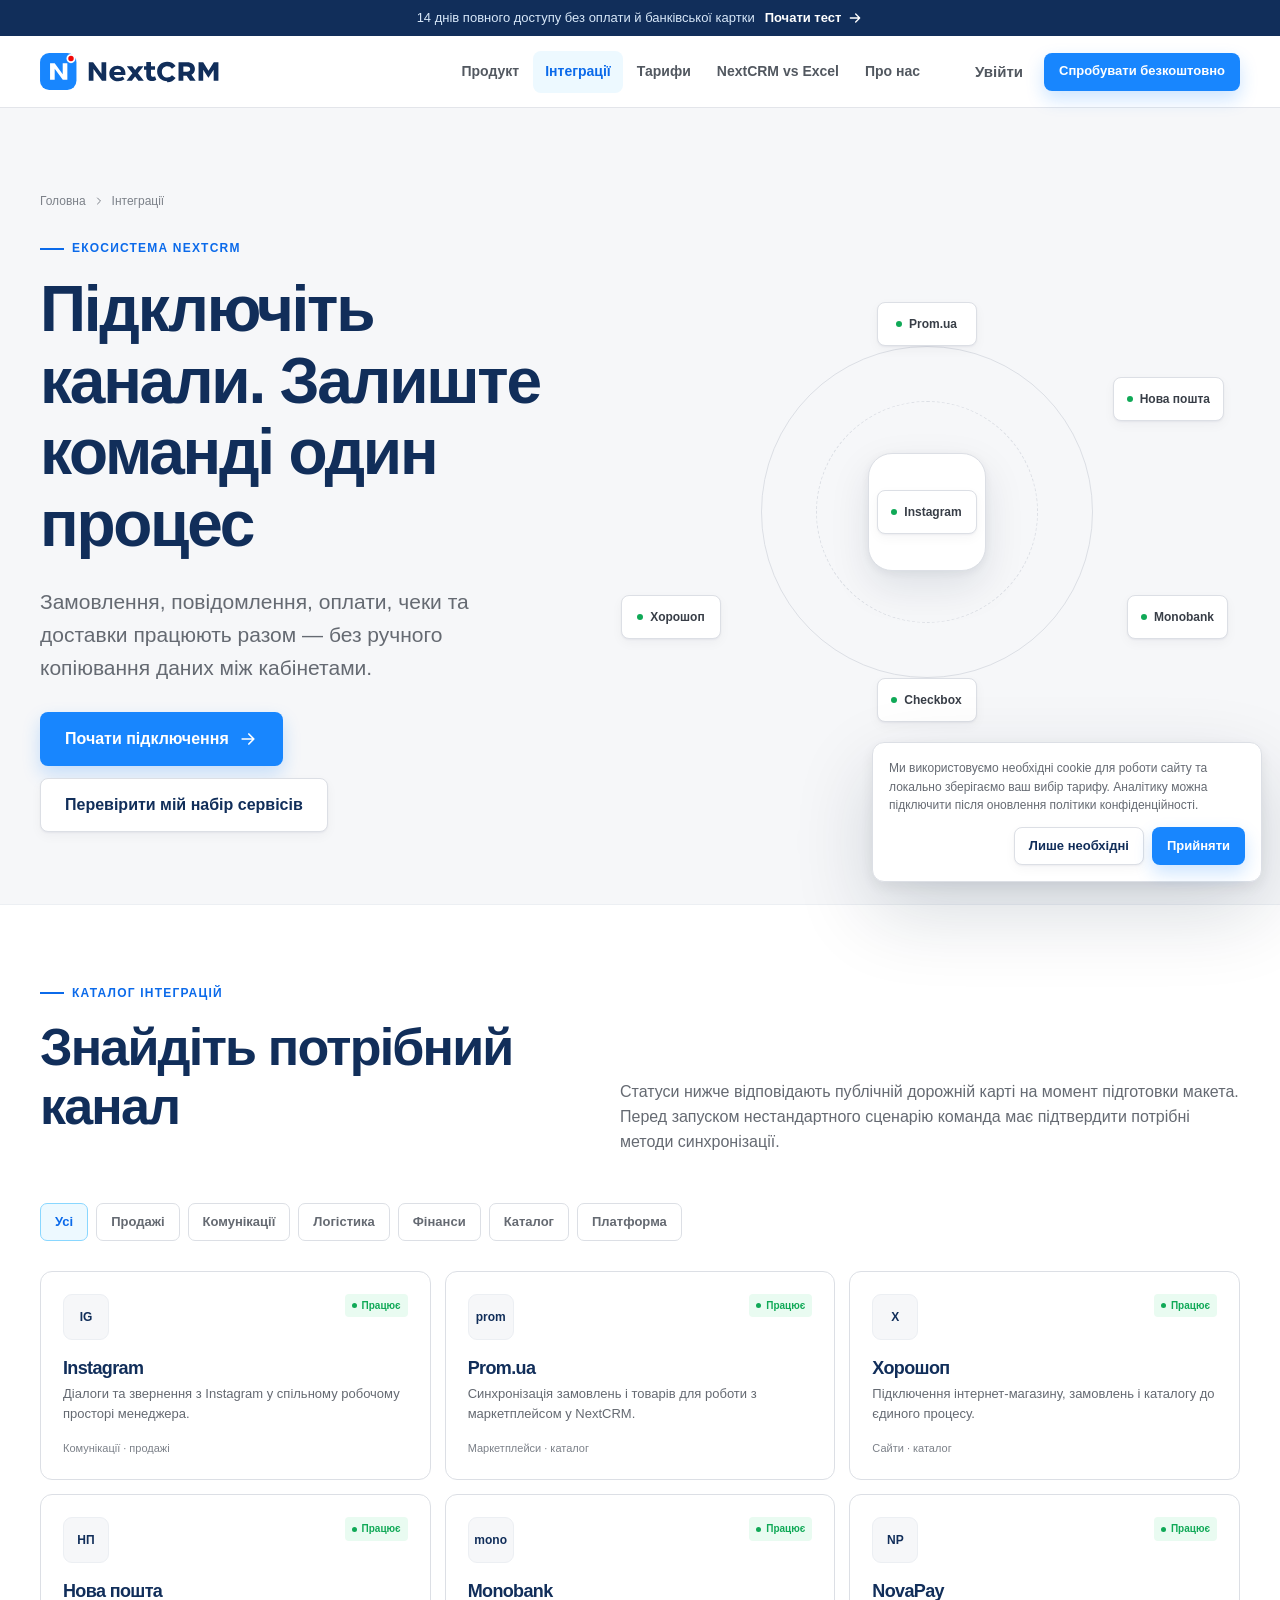
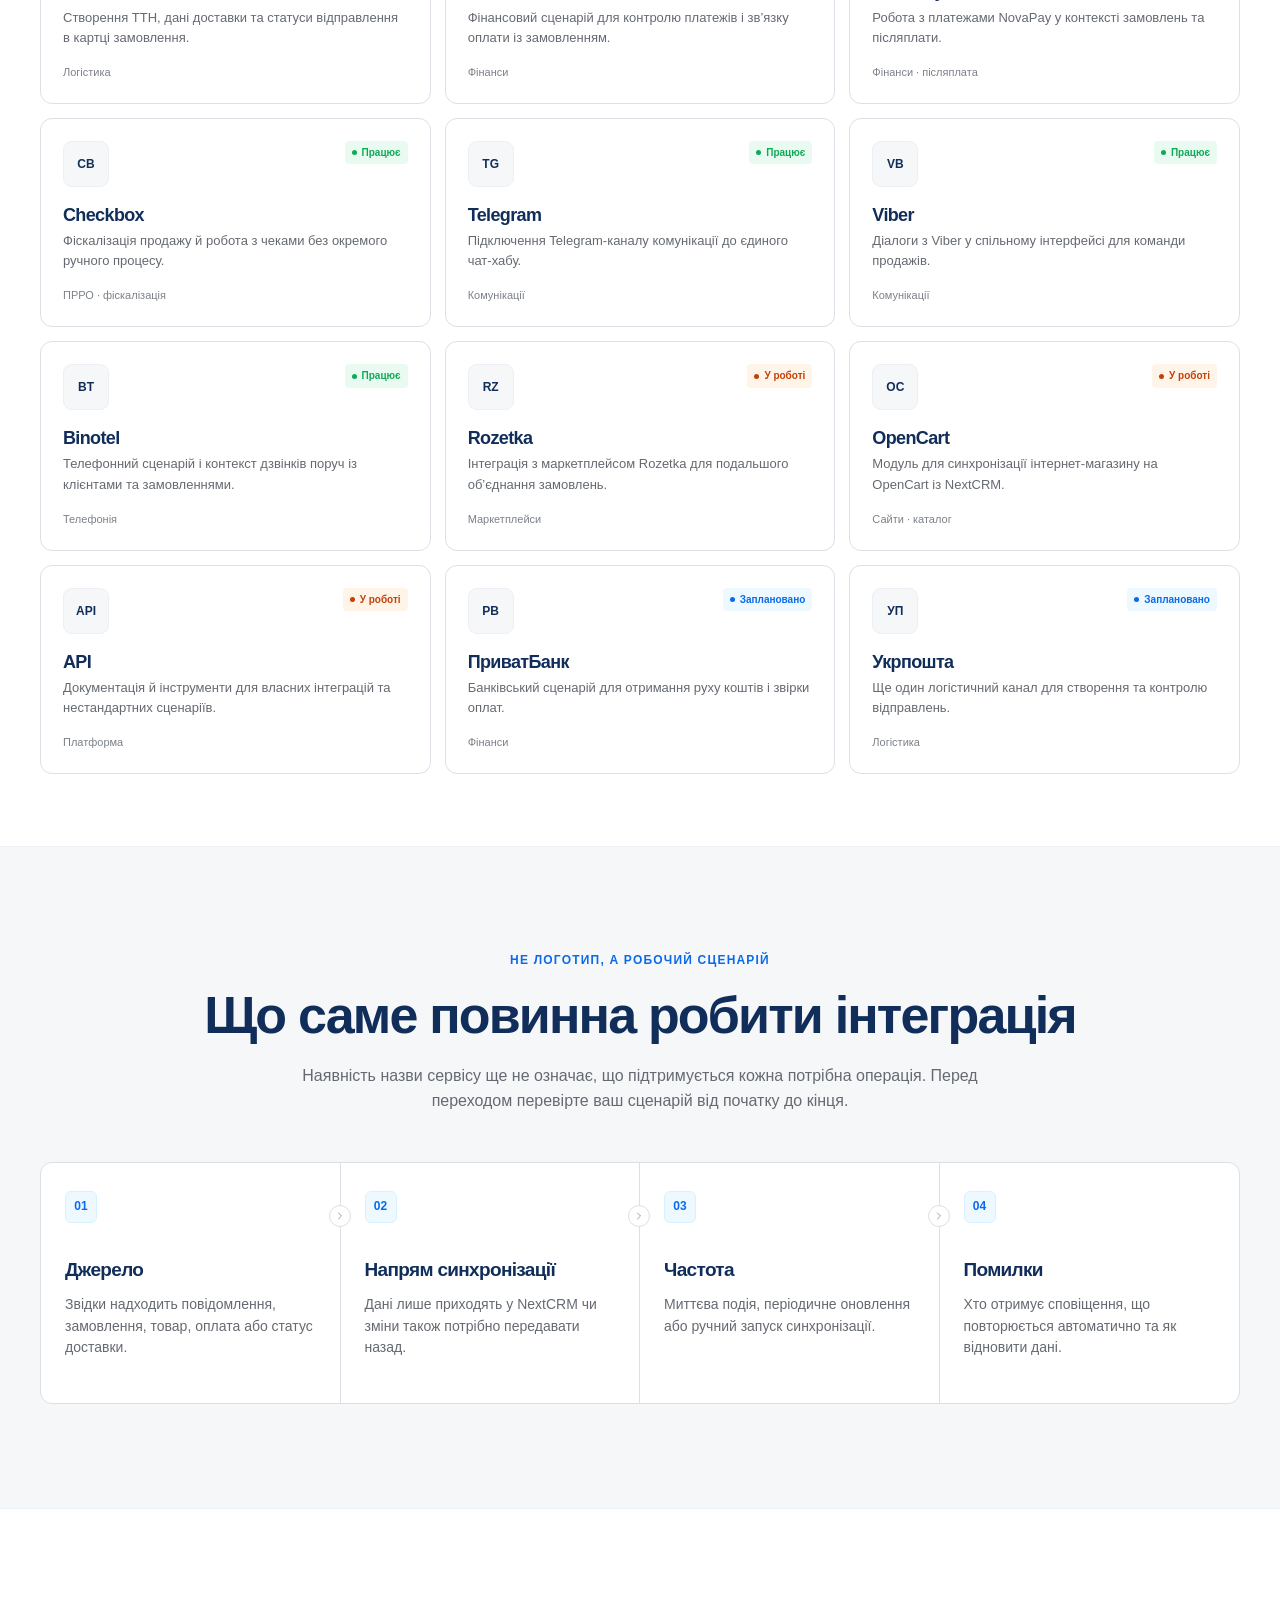
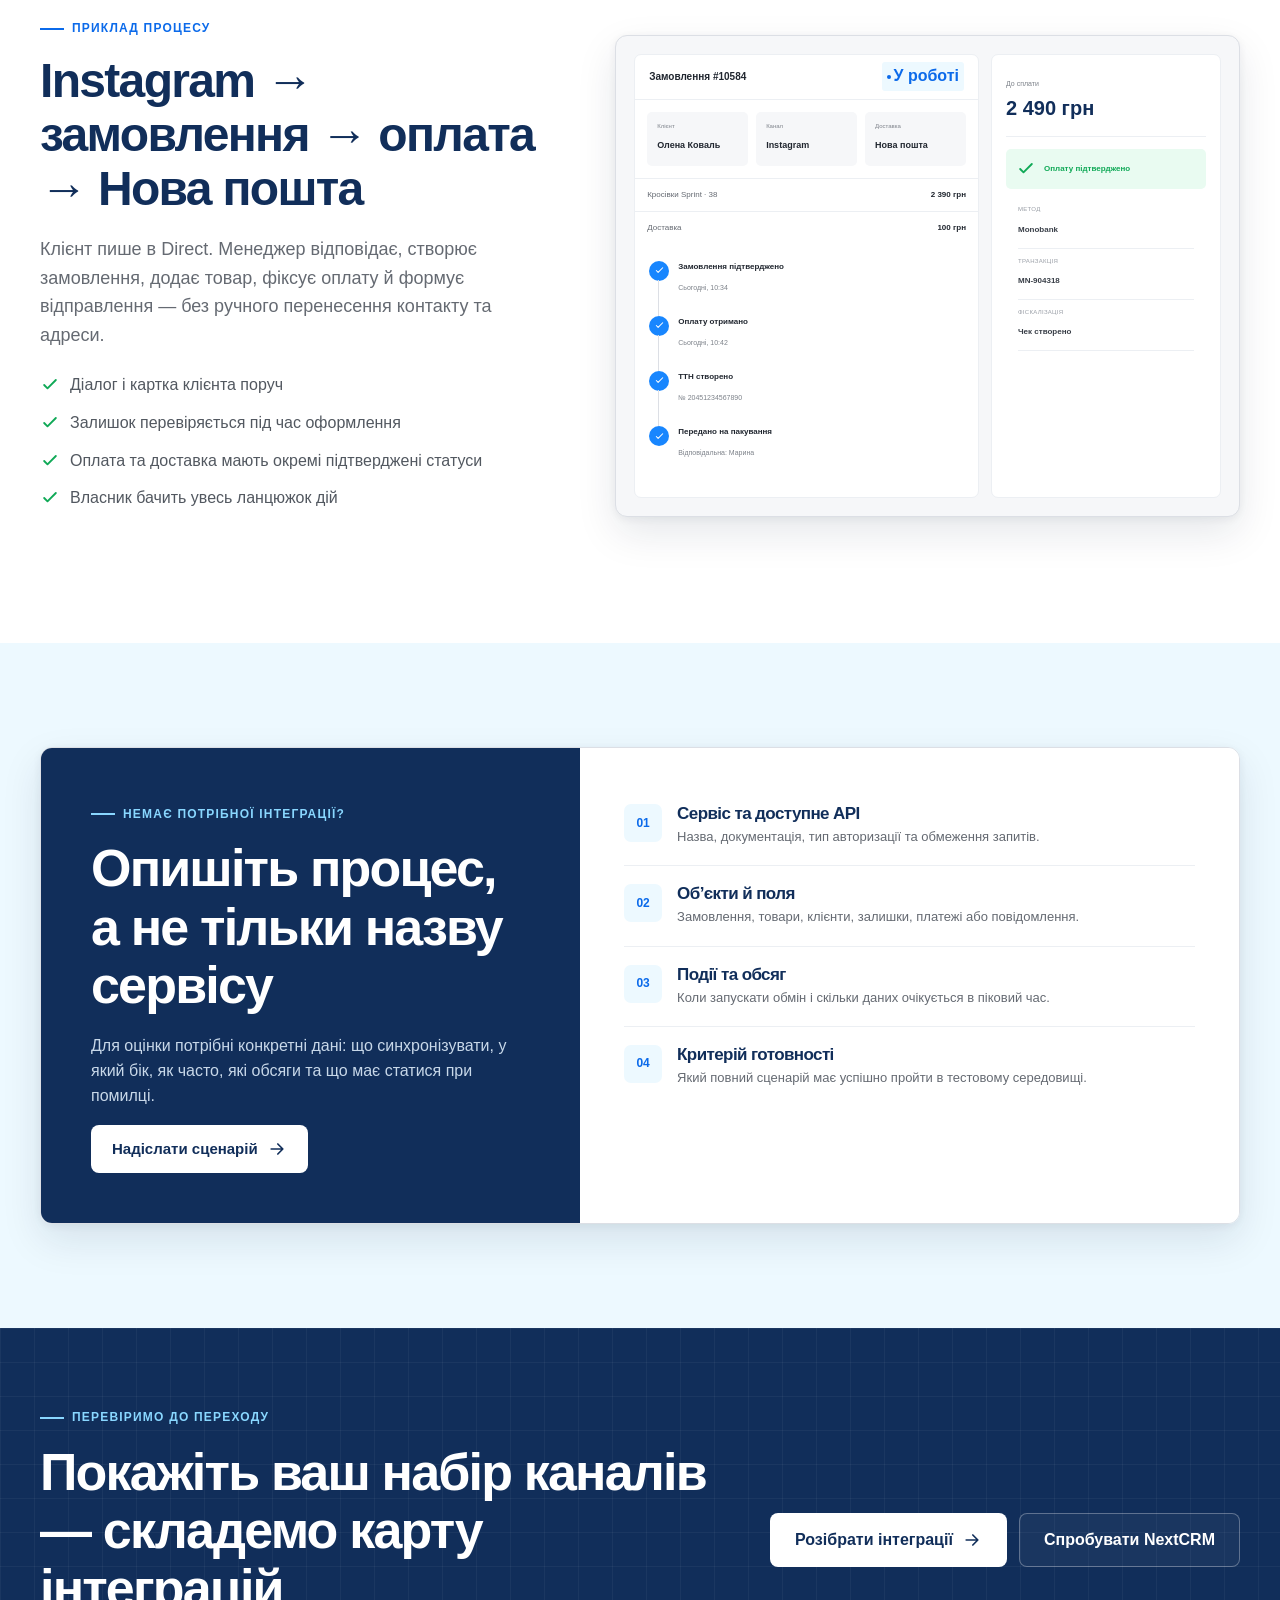
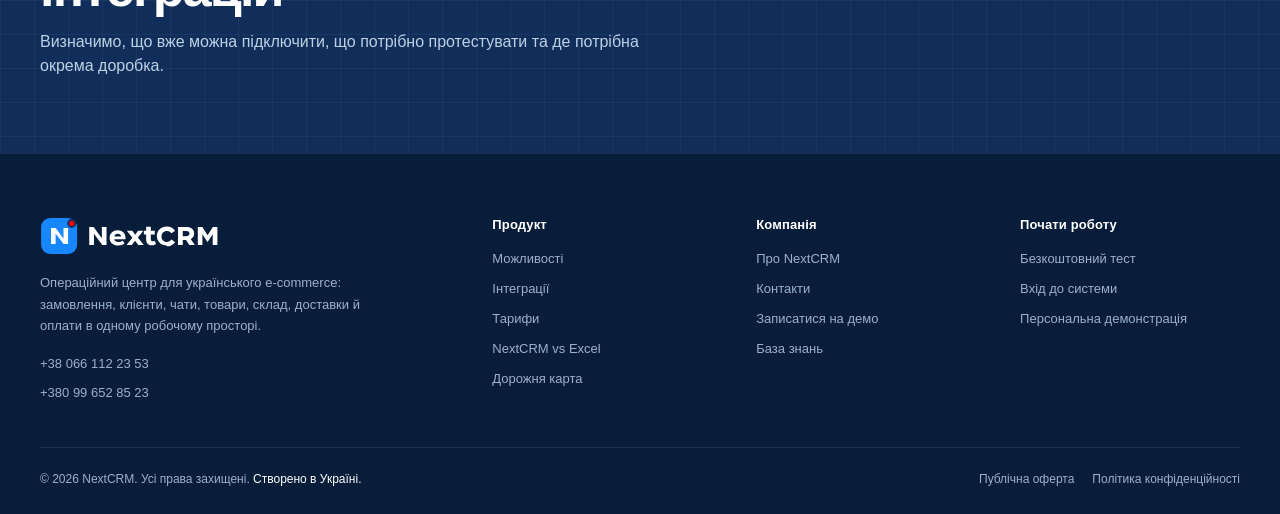
<file: integrations.html>
<!doctype html>
    <html lang="uk">
    <head>
      <meta charset="utf-8">
      <meta name="viewport" content="width=device-width, initial-scale=1">
      <title>Інтеграції NextCRM — Prom, Instagram, Нова пошта, Monobank та інші</title>
      <meta name="description" content="Інтеграції NextCRM для українського e-commerce: канали продажу, месенджери, доставка, платежі, ПРРО та власні API-сценарії.">
      <meta name="theme-color" content="#112E5A">
      <meta name="robots" content="index,follow,max-image-preview:large">
      <link rel="canonical" href="https://nextcrm.com.ua/integrations">
      <link rel="icon" href="assets/favicon.svg" type="image/svg+xml">
      <link rel="manifest" href="manifest.webmanifest">
      <link rel="stylesheet" href="assets/styles.css">
      <meta property="og:type" content="website">
      <meta property="og:site_name" content="NextCRM">
      <meta property="og:locale" content="uk_UA">
      <meta property="og:title" content="Інтеграції NextCRM — Prom, Instagram, Нова пошта, Monobank та інші">
      <meta property="og:description" content="Інтеграції NextCRM для українського e-commerce: канали продажу, месенджери, доставка, платежі, ПРРО та власні API-сценарії.">
      <meta property="og:url" content="https://nextcrm.com.ua/integrations">
      <meta property="og:image" content="https://nextcrm.com.ua/assets/og-cover.png">
      <meta name="twitter:card" content="summary_large_image">
      <script type="application/ld+json">{"@context": "https://schema.org", "@type": "Organization", "name": "NextCRM", "url": "https://nextcrm.com.ua/", "logo": "https://nextcrm.com.ua/assets/logo.svg", "description": "CRM та операційний центр для українського e-commerce.", "contactPoint": [{"@type": "ContactPoint", "telephone": "+380661122353", "contactType": "sales", "areaServed": "UA", "availableLanguage": ["uk", "ru"]}]}</script>
    </head>
    <body data-page="integrations">
      <a class="skip-link" href="#main">Перейти до основного вмісту</a>

<div class="announcement">
  <div class="container announcement-inner">
    <span>14 днів повного доступу без оплати й банківської картки</span>
    <a href="https://nextcrm.me/register?utm_source=website&utm_medium=announcement&utm_campaign=trial">Почати тест <svg class="icon icon-sm" aria-hidden="true"><use href="assets/icons.svg#arrow"></use></svg></a>
  </div>
</div>
<header class="site-header">
  <div class="container header-inner">
    <a class="brand" href="index.html" aria-label="NextCRM — головна"><img src="assets/logo.svg" width="184" height="36" alt="NextCRM"></a>
    <nav class="site-nav" aria-label="Головна навігація"><a class="nav-link" href="product.html">Продукт</a><a class="nav-link" href="integrations.html" aria-current="page">Інтеграції</a><a class="nav-link" href="pricing.html">Тарифи</a><a class="nav-link" href="compare-excel.html">NextCRM vs Excel</a><a class="nav-link" href="about.html">Про нас</a></nav>
    <div class="header-actions">
      <a class="btn btn-ghost" href="https://nextcrm.me/login">Увійти</a>
      <a class="btn btn-primary btn-sm" href="https://nextcrm.me/register?utm_source=website&utm_medium=header&utm_campaign=trial">Спробувати безкоштовно</a>
    </div>
    <button class="mobile-menu-btn" type="button" data-mobile-menu aria-controls="mobile-panel" aria-expanded="false" aria-label="Відкрити меню">
      <svg class="icon menu-icon" aria-hidden="true"><use href="assets/icons.svg#menu"></use></svg><svg class="icon close-icon" aria-hidden="true"><use href="assets/icons.svg#close"></use></svg>
    </button>
  </div>
</header>
<div class="mobile-panel" id="mobile-panel">
  <nav class="mobile-nav" aria-label="Мобільна навігація"><a class="nav-link" href="product.html">Продукт</a><a class="nav-link" href="integrations.html" aria-current="page">Інтеграції</a><a class="nav-link" href="pricing.html">Тарифи</a><a class="nav-link" href="compare-excel.html">NextCRM vs Excel</a><a class="nav-link" href="about.html">Про нас</a><a class="nav-link" href="contact.html">Контакти</a></nav>
  <div class="actions">
    <a class="btn btn-secondary" href="https://nextcrm.me/login">Увійти</a>
    <a class="btn btn-primary" href="https://nextcrm.me/register?utm_source=website&utm_medium=mobile_menu&utm_campaign=trial">Спробувати 14 днів</a>
  </div>
</div>

      <main id="main">
  <section class="page-hero grid-lines">
    <div class="container page-hero-inner"><div><div class="breadcrumbs"><a href="index.html">Головна</a><svg class="icon" aria-hidden="true"><use href="assets/icons.svg#chevron"></use></svg><span>Інтеграції</span></div><div class="eyebrow">Екосистема NextCRM</div><h1>Підключіть канали. Залиште команді один процес</h1><p class="lead">Замовлення, повідомлення, оплати, чеки та доставки працюють разом — без ручного копіювання даних між кабінетами.</p><div class="actions"><a class="btn btn-primary btn-lg" href="https://nextcrm.me/register?utm_source=website&utm_medium=integrations_hero&utm_campaign=trial">Почати підключення <svg class="icon" aria-hidden="true"><use href="assets/icons.svg#arrow"></use></svg></a><a class="btn btn-secondary btn-lg" href="demo.html?source=integrations">Перевірити мій набір сервісів</a></div></div><div class="integration-map"><div class="integration-center"><img src="assets/logo.svg" alt="NextCRM"></div><span class="integration-node live">Instagram</span><span class="integration-node live">Prom.ua</span><span class="integration-node live">Нова пошта</span><span class="integration-node live">Monobank</span><span class="integration-node live">Checkbox</span><span class="integration-node live">Хорошоп</span></div></div>
  </section>

  <section class="section-sm"><div class="container"><div class="section-head"><div><div class="eyebrow">Каталог інтеграцій</div><h2>Знайдіть потрібний канал</h2></div><p>Статуси нижче відповідають публічній дорожній карті на момент підготовки макета. Перед запуском нестандартного сценарію команда має підтвердити потрібні методи синхронізації.</p></div>
    <div class="integration-filter" data-integration-filters aria-label="Фільтр інтеграцій"><button class="filter-chip active" type="button" data-filter="all">Усі</button><button class="filter-chip" type="button" data-filter="sales">Продажі</button><button class="filter-chip" type="button" data-filter="communication">Комунікації</button><button class="filter-chip" type="button" data-filter="delivery">Логістика</button><button class="filter-chip" type="button" data-filter="finance">Фінанси</button><button class="filter-chip" type="button" data-filter="catalog">Каталог</button><button class="filter-chip" type="button" data-filter="platform">Платформа</button></div>
    <div class="integrations-grid">
<article class="integration-card" data-category="communication sales">
  <div class="integration-card-top"><span class="integration-logo">IG</span><span class="integration-status live">Працює</span></div>
  <h3>Instagram</h3><p>Діалоги та звернення з Instagram у спільному робочому просторі менеджера.</p><footer>Комунікації · продажі</footer>
</article>

<article class="integration-card" data-category="sales catalog">
  <div class="integration-card-top"><span class="integration-logo">prom</span><span class="integration-status live">Працює</span></div>
  <h3>Prom.ua</h3><p>Синхронізація замовлень і товарів для роботи з маркетплейсом у NextCRM.</p><footer>Маркетплейси · каталог</footer>
</article>

<article class="integration-card" data-category="sales catalog">
  <div class="integration-card-top"><span class="integration-logo">Х</span><span class="integration-status live">Працює</span></div>
  <h3>Хорошоп</h3><p>Підключення інтернет-магазину, замовлень і каталогу до єдиного процесу.</p><footer>Сайти · каталог</footer>
</article>

<article class="integration-card" data-category="delivery">
  <div class="integration-card-top"><span class="integration-logo">НП</span><span class="integration-status live">Працює</span></div>
  <h3>Нова пошта</h3><p>Створення ТТН, дані доставки та статуси відправлення в картці замовлення.</p><footer>Логістика</footer>
</article>

<article class="integration-card" data-category="finance">
  <div class="integration-card-top"><span class="integration-logo">mono</span><span class="integration-status live">Працює</span></div>
  <h3>Monobank</h3><p>Фінансовий сценарій для контролю платежів і зв’язку оплати із замовленням.</p><footer>Фінанси</footer>
</article>

<article class="integration-card" data-category="finance">
  <div class="integration-card-top"><span class="integration-logo">NP</span><span class="integration-status live">Працює</span></div>
  <h3>NovaPay</h3><p>Робота з платежами NovaPay у контексті замовлень та післяплати.</p><footer>Фінанси · післяплата</footer>
</article>

<article class="integration-card" data-category="finance fiscal">
  <div class="integration-card-top"><span class="integration-logo">CB</span><span class="integration-status live">Працює</span></div>
  <h3>Checkbox</h3><p>Фіскалізація продажу й робота з чеками без окремого ручного процесу.</p><footer>ПРРО · фіскалізація</footer>
</article>

<article class="integration-card" data-category="communication">
  <div class="integration-card-top"><span class="integration-logo">TG</span><span class="integration-status live">Працює</span></div>
  <h3>Telegram</h3><p>Підключення Telegram-каналу комунікації до єдиного чат-хабу.</p><footer>Комунікації</footer>
</article>

<article class="integration-card" data-category="communication">
  <div class="integration-card-top"><span class="integration-logo">VB</span><span class="integration-status live">Працює</span></div>
  <h3>Viber</h3><p>Діалоги з Viber у спільному інтерфейсі для команди продажів.</p><footer>Комунікації</footer>
</article>

<article class="integration-card" data-category="communication telephony">
  <div class="integration-card-top"><span class="integration-logo">BT</span><span class="integration-status live">Працює</span></div>
  <h3>Binotel</h3><p>Телефонний сценарій і контекст дзвінків поруч із клієнтами та замовленнями.</p><footer>Телефонія</footer>
</article>

<article class="integration-card" data-category="sales marketplace">
  <div class="integration-card-top"><span class="integration-logo">RZ</span><span class="integration-status progress">У роботі</span></div>
  <h3>Rozetka</h3><p>Інтеграція з маркетплейсом Rozetka для подальшого об’єднання замовлень.</p><footer>Маркетплейси</footer>
</article>

<article class="integration-card" data-category="sales catalog">
  <div class="integration-card-top"><span class="integration-logo">OC</span><span class="integration-status progress">У роботі</span></div>
  <h3>OpenCart</h3><p>Модуль для синхронізації інтернет-магазину на OpenCart із NextCRM.</p><footer>Сайти · каталог</footer>
</article>

<article class="integration-card" data-category="platform">
  <div class="integration-card-top"><span class="integration-logo">API</span><span class="integration-status progress">У роботі</span></div>
  <h3>API</h3><p>Документація й інструменти для власних інтеграцій та нестандартних сценаріїв.</p><footer>Платформа</footer>
</article>

<article class="integration-card" data-category="finance">
  <div class="integration-card-top"><span class="integration-logo">PB</span><span class="integration-status planned">Заплановано</span></div>
  <h3>ПриватБанк</h3><p>Банківський сценарій для отримання руху коштів і звірки оплат.</p><footer>Фінанси</footer>
</article>

<article class="integration-card" data-category="delivery">
  <div class="integration-card-top"><span class="integration-logo">УП</span><span class="integration-status planned">Заплановано</span></div>
  <h3>Укрпошта</h3><p>Ще один логістичний канал для створення та контролю відправлень.</p><footer>Логістика</footer>
</article>
</div>
  </div></section>

  <section class="section section-soft"><div class="container"><div class="section-head-center"><div class="eyebrow eyebrow-center">Не логотип, а робочий сценарій</div><h2>Що саме повинна робити інтеграція</h2><p>Наявність назви сервісу ще не означає, що підтримується кожна потрібна операція. Перед переходом перевірте ваш сценарій від початку до кінця.</p></div><div class="process">
    <article class="process-step"><span class="process-number">01</span><h3>Джерело</h3><p>Звідки надходить повідомлення, замовлення, товар, оплата або статус доставки.</p><span class="process-arrow"><svg class="icon" aria-hidden="true"><use href="assets/icons.svg#chevron"></use></svg></span></article>
    <article class="process-step"><span class="process-number">02</span><h3>Напрям синхронізації</h3><p>Дані лише приходять у NextCRM чи зміни також потрібно передавати назад.</p><span class="process-arrow"><svg class="icon" aria-hidden="true"><use href="assets/icons.svg#chevron"></use></svg></span></article>
    <article class="process-step"><span class="process-number">03</span><h3>Частота</h3><p>Миттєва подія, періодичне оновлення або ручний запуск синхронізації.</p><span class="process-arrow"><svg class="icon" aria-hidden="true"><use href="assets/icons.svg#chevron"></use></svg></span></article>
    <article class="process-step"><span class="process-number">04</span><h3>Помилки</h3><p>Хто отримує сповіщення, що повторюється автоматично та як відновити дані.</p></article>
  </div></div></section>

  <section class="section"><div class="container"><div class="feature-row"><div class="feature-copy"><div class="eyebrow">Приклад процесу</div><h2>Instagram → замовлення → оплата → Нова пошта</h2><p class="lead">Клієнт пише в Direct. Менеджер відповідає, створює замовлення, додає товар, фіксує оплату й формує відправлення — без ручного перенесення контакту та адреси.</p><ul class="bullet-list"><li><svg class="icon" aria-hidden="true"><use href="assets/icons.svg#check"></use></svg>Діалог і картка клієнта поруч</li><li><svg class="icon" aria-hidden="true"><use href="assets/icons.svg#check"></use></svg>Залишок перевіряється під час оформлення</li><li><svg class="icon" aria-hidden="true"><use href="assets/icons.svg#check"></use></svg>Оплата та доставка мають окремі підтверджені статуси</li><li><svg class="icon" aria-hidden="true"><use href="assets/icons.svg#check"></use></svg>Власник бачить увесь ланцюжок дій</li></ul></div><div>
<div class="delivery-mock" aria-label="Демонстрація оплати та доставки">
  <div class="delivery-layout">
    <div class="delivery-card">
      <div class="delivery-card-head"><strong>Замовлення #10584</strong><span class="status status-blue">У роботі</span></div>
      <div class="order-summary"><div class="summary-box"><span>Клієнт</span><strong>Олена Коваль</strong></div><div class="summary-box"><span>Канал</span><strong>Instagram</strong></div><div class="summary-box"><span>Доставка</span><strong>Нова пошта</strong></div></div>
      <div class="order-line"><span>Кросівки Sprint · 38</span><strong>2 390 грн</strong></div><div class="order-line"><span>Доставка</span><strong>100 грн</strong></div>
      <div class="delivery-timeline"><div class="delivery-step"><span class="delivery-dot"><svg class="icon" aria-hidden="true"><use href="assets/icons.svg#check"></use></svg></span><div><strong>Замовлення підтверджено</strong><small>Сьогодні, 10:34</small></div></div><div class="delivery-step"><span class="delivery-dot"><svg class="icon" aria-hidden="true"><use href="assets/icons.svg#check"></use></svg></span><div><strong>Оплату отримано</strong><small>Сьогодні, 10:42</small></div></div><div class="delivery-step"><span class="delivery-dot"><svg class="icon" aria-hidden="true"><use href="assets/icons.svg#check"></use></svg></span><div><strong>ТТН створено</strong><small>№ 20451234567890</small></div></div><div class="delivery-step"><span class="delivery-dot"><svg class="icon" aria-hidden="true"><use href="assets/icons.svg#check"></use></svg></span><div><strong>Передано на пакування</strong><small>Відповідальна: Марина</small></div></div></div>
    </div>
    <div class="delivery-card payment-card"><div class="payment-total"><span>До сплати</span><strong>2 490 грн</strong></div><div class="payment-status"><svg class="icon" aria-hidden="true"><use href="assets/icons.svg#check"></use></svg>Оплату підтверджено</div><div class="info-list"><div class="info-row"><span>Метод</span><strong>Monobank</strong></div><div class="info-row"><span>Транзакція</span><strong>MN-904318</strong></div><div class="info-row"><span>Фіскалізація</span><strong>Чек створено</strong></div></div></div>
  </div>
</div>
</div></div></div></section>

  <section class="section section-blue"><div class="container"><div class="migration-box"><div class="migration-copy"><div class="eyebrow">Немає потрібної інтеграції?</div><h2>Опишіть процес, а не тільки назву сервісу</h2><p>Для оцінки потрібні конкретні дані: що синхронізувати, у який бік, як часто, які обсяги та що має статися при помилці.</p><a class="btn btn-dark" href="demo.html?source=custom_integration">Надіслати сценарій <svg class="icon" aria-hidden="true"><use href="assets/icons.svg#arrow"></use></svg></a></div><div class="migration-steps"><div class="migration-step"><span class="migration-step-index">01</span><div><h3>Сервіс та доступне API</h3><p>Назва, документація, тип авторизації та обмеження запитів.</p></div></div><div class="migration-step"><span class="migration-step-index">02</span><div><h3>Об’єкти й поля</h3><p>Замовлення, товари, клієнти, залишки, платежі або повідомлення.</p></div></div><div class="migration-step"><span class="migration-step-index">03</span><div><h3>Події та обсяг</h3><p>Коли запускати обмін і скільки даних очікується в піковий час.</p></div></div><div class="migration-step"><span class="migration-step-index">04</span><div><h3>Критерій готовності</h3><p>Який повний сценарій має успішно пройти в тестовому середовищі.</p></div></div></div></div></div></section>

  <section class="final-cta"><div class="container final-cta-inner"><div><div class="eyebrow eyebrow-light">Перевіримо до переходу</div><h2>Покажіть ваш набір каналів — складемо карту інтеграцій</h2><p>Визначимо, що вже можна підключити, що потрібно протестувати та де потрібна окрема доробка.</p></div><div class="actions"><a class="btn btn-dark btn-lg" href="demo.html?source=integration_map">Розібрати інтеграції <svg class="icon" aria-hidden="true"><use href="assets/icons.svg#arrow"></use></svg></a><a class="btn btn-dark-outline btn-lg" href="https://nextcrm.me/register?utm_source=website&utm_medium=integrations_final&utm_campaign=trial">Спробувати NextCRM</a></div></div></section>
</main>

<footer class="site-footer">
  <div class="container">
    <div class="footer-grid">
      <div class="footer-brand">
        <a href="index.html"><img src="assets/logo-white.svg" width="184" height="36" alt="NextCRM"></a>
        <p>Операційний центр для українського e-commerce: замовлення, клієнти, чати, товари, склад, доставки й оплати в одному робочому просторі.</p>
        <div class="footer-contact">
          <a href="tel:+380661122353">+38 066 112 23 53</a>
          <a href="tel:+380996528523">+380 99 652 85 23</a>
        </div>
      </div>
      <div class="footer-col">
        <h3>Продукт</h3>
        <div class="footer-links">
          <a href="product.html">Можливості</a>
          <a href="integrations.html">Інтеграції</a>
          <a href="pricing.html">Тарифи</a>
          <a href="compare-excel.html">NextCRM vs Excel</a>
          <a href="https://nextcrm.com.ua/roadmap">Дорожня карта</a>
        </div>
      </div>
      <div class="footer-col">
        <h3>Компанія</h3>
        <div class="footer-links">
          <a href="about.html">Про NextCRM</a>
          <a href="contact.html">Контакти</a>
          <a href="demo.html">Записатися на демо</a>
          <a href="https://nextcrm.com.ua/knowledge">База знань</a>
        </div>
      </div>
      <div class="footer-col">
        <h3>Почати роботу</h3>
        <div class="footer-links">
          <a href="https://nextcrm.me/register?utm_source=website&utm_medium=footer&utm_campaign=trial">Безкоштовний тест</a>
          <a href="https://nextcrm.me/login">Вхід до системи</a>
          <a href="demo.html">Персональна демонстрація</a>
        </div>
      </div>
    </div>
    <div class="footer-bottom">
      <div>© <span data-year>2026</span> NextCRM. Усі права захищені. <span class="ua-mark">Створено в Україні.</span></div>
      <div class="footer-bottom-links">
        <a href="https://nextcrm.com.ua/oferta">Публічна оферта</a>
        <a href="https://nextcrm.com.ua/privacy">Політика конфіденційності</a>
      </div>
    </div>
  </div>
</footer>
<div class="cookie-notice" data-cookie-notice role="dialog" aria-label="Налаштування cookie">
  <p>Ми використовуємо необхідні cookie для роботи сайту та локально зберігаємо ваш вибір тарифу. Аналітику можна підключити після оновлення політики конфіденційності.</p>
  <div class="cookie-actions">
    <button class="btn btn-secondary btn-sm" type="button" data-cookie-choice="necessary">Лише необхідні</button>
    <button class="btn btn-primary btn-sm" type="button" data-cookie-choice="all">Прийняти</button>
  </div>
</div>

      <script src="assets/app.js" defer></script>
    </body>
    </html>
</file>
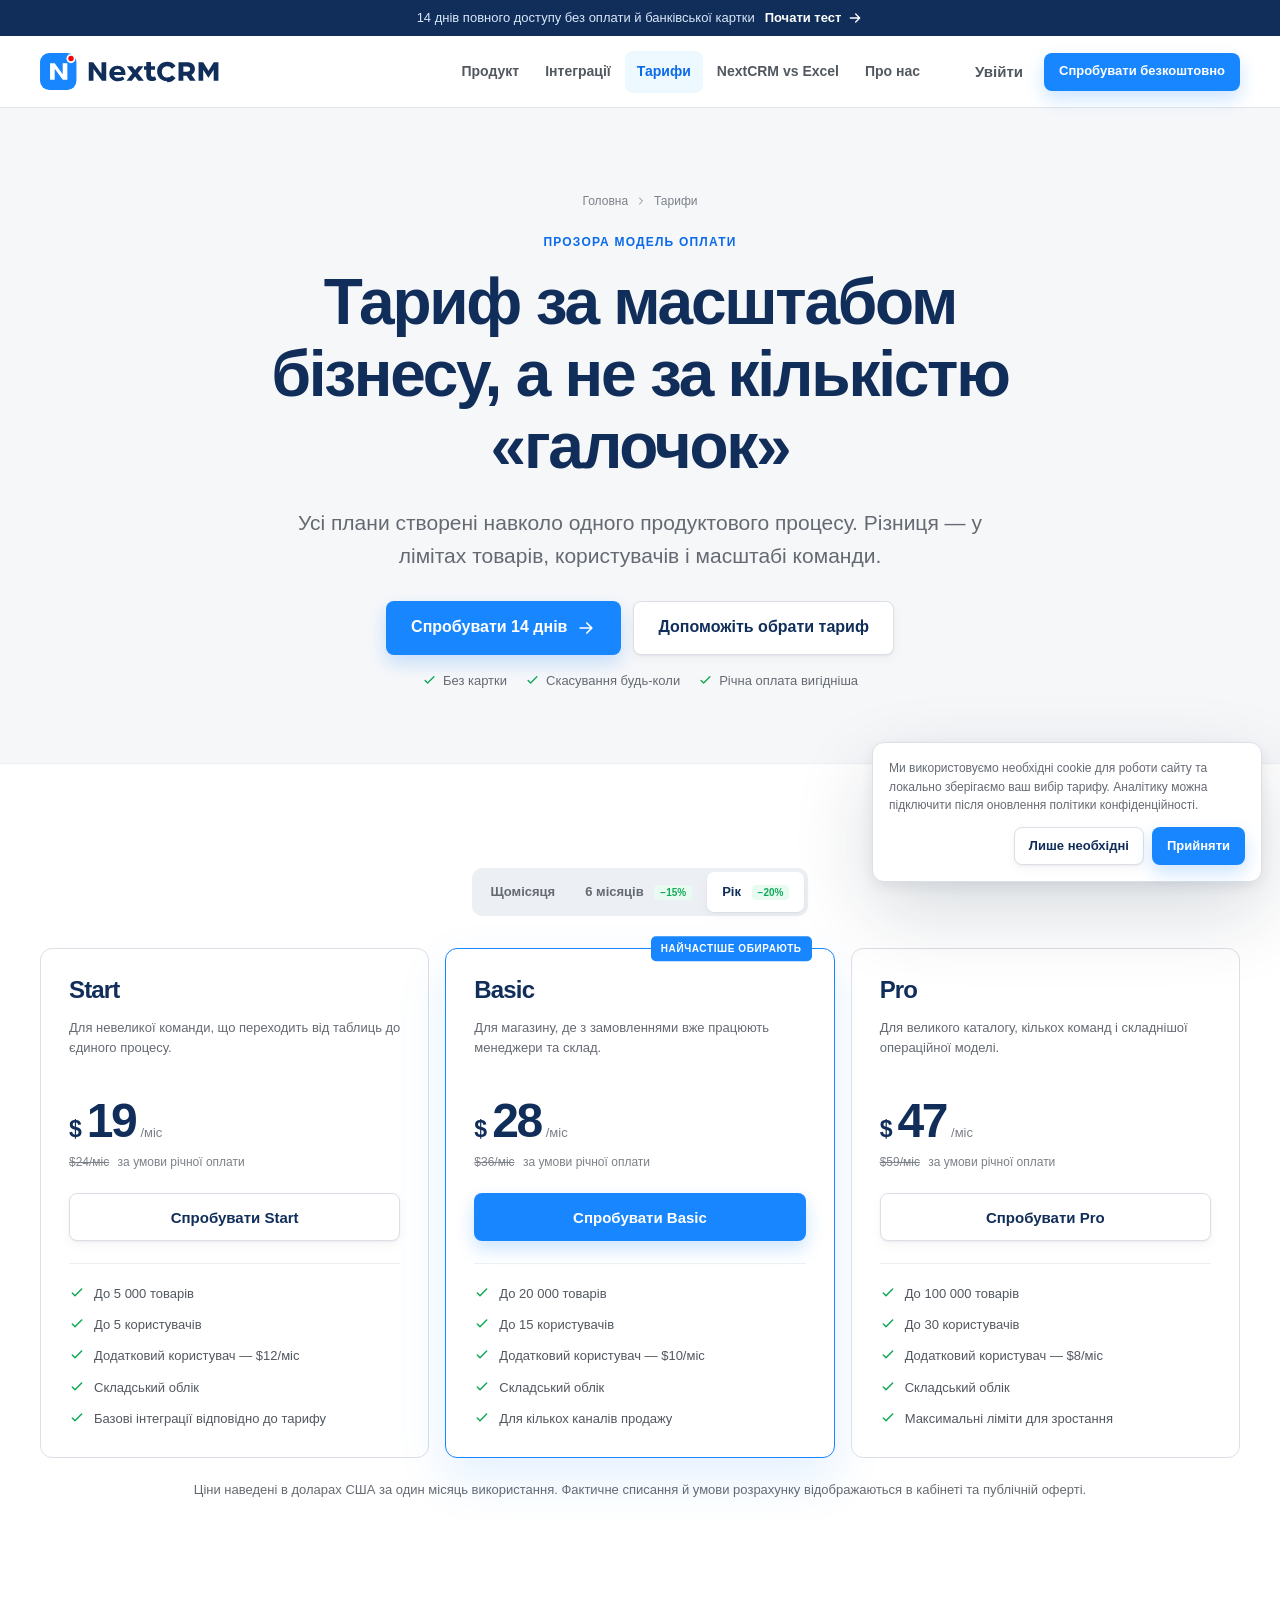
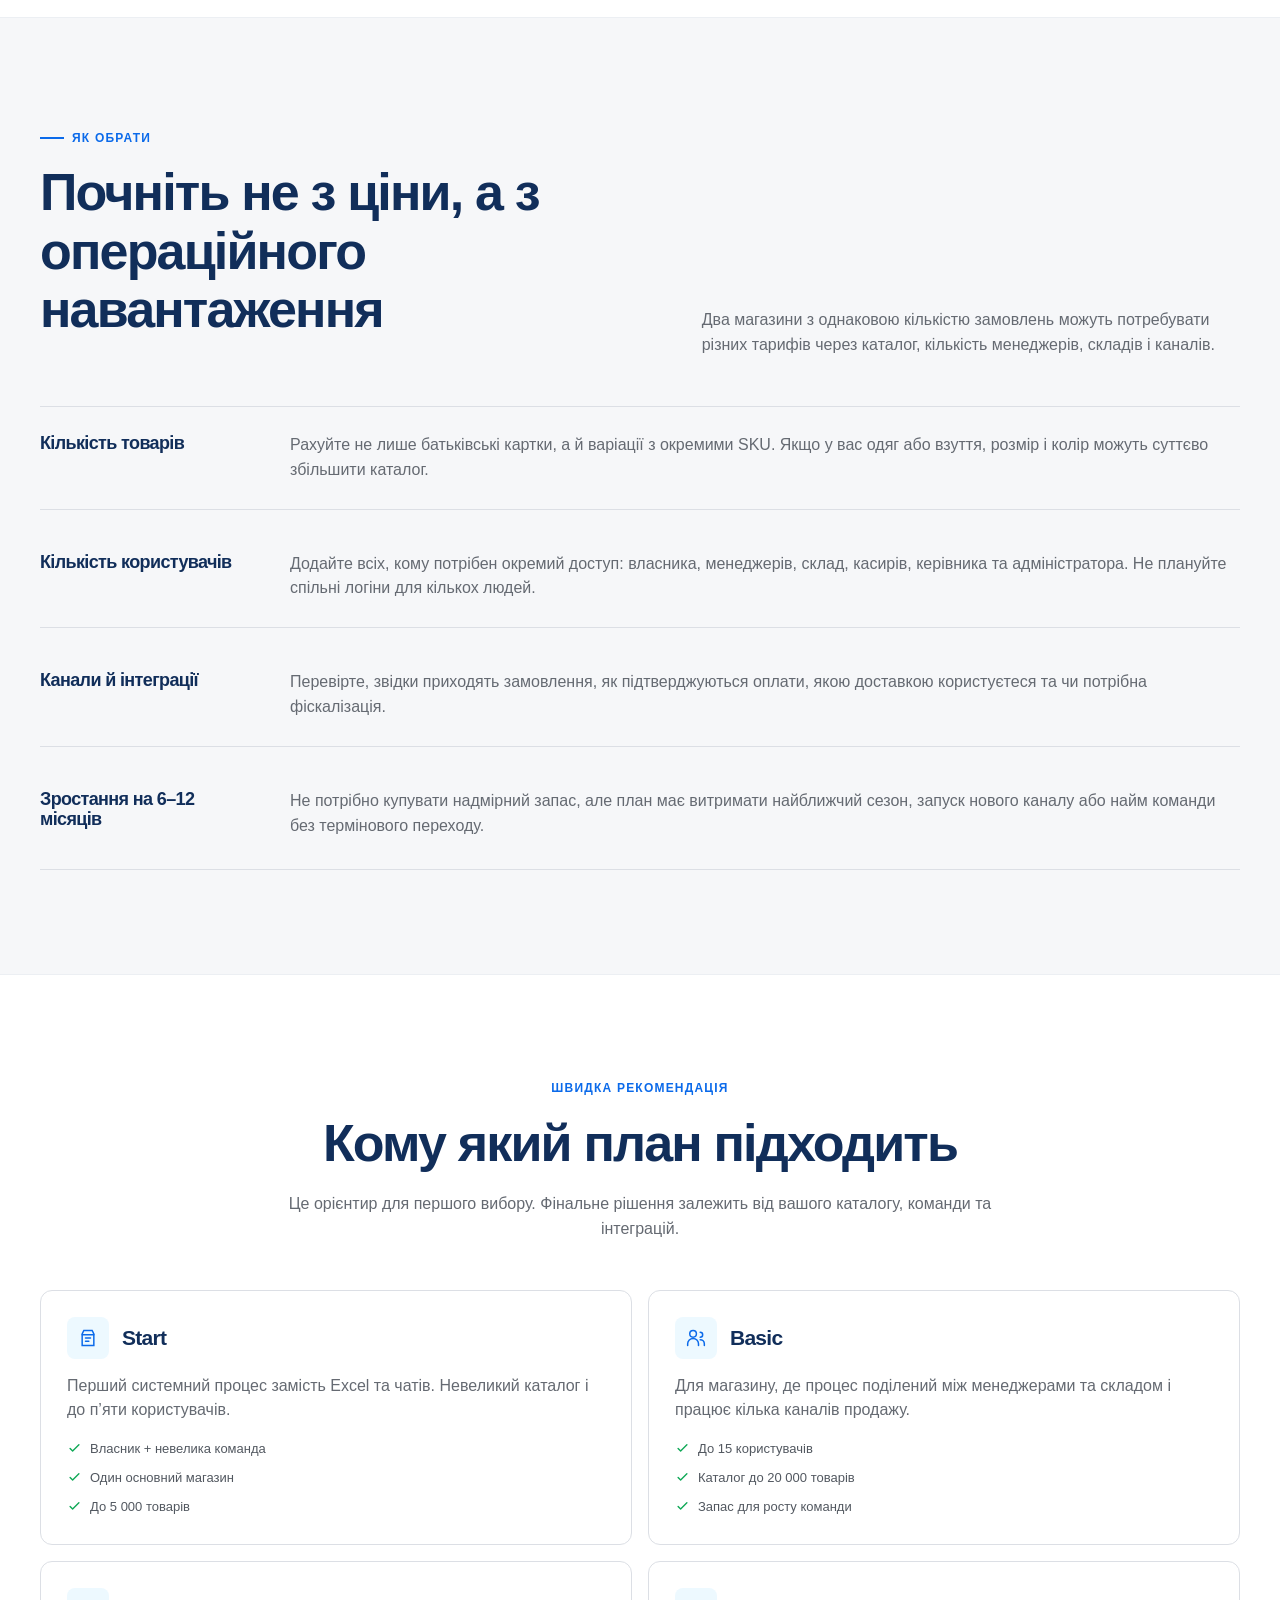
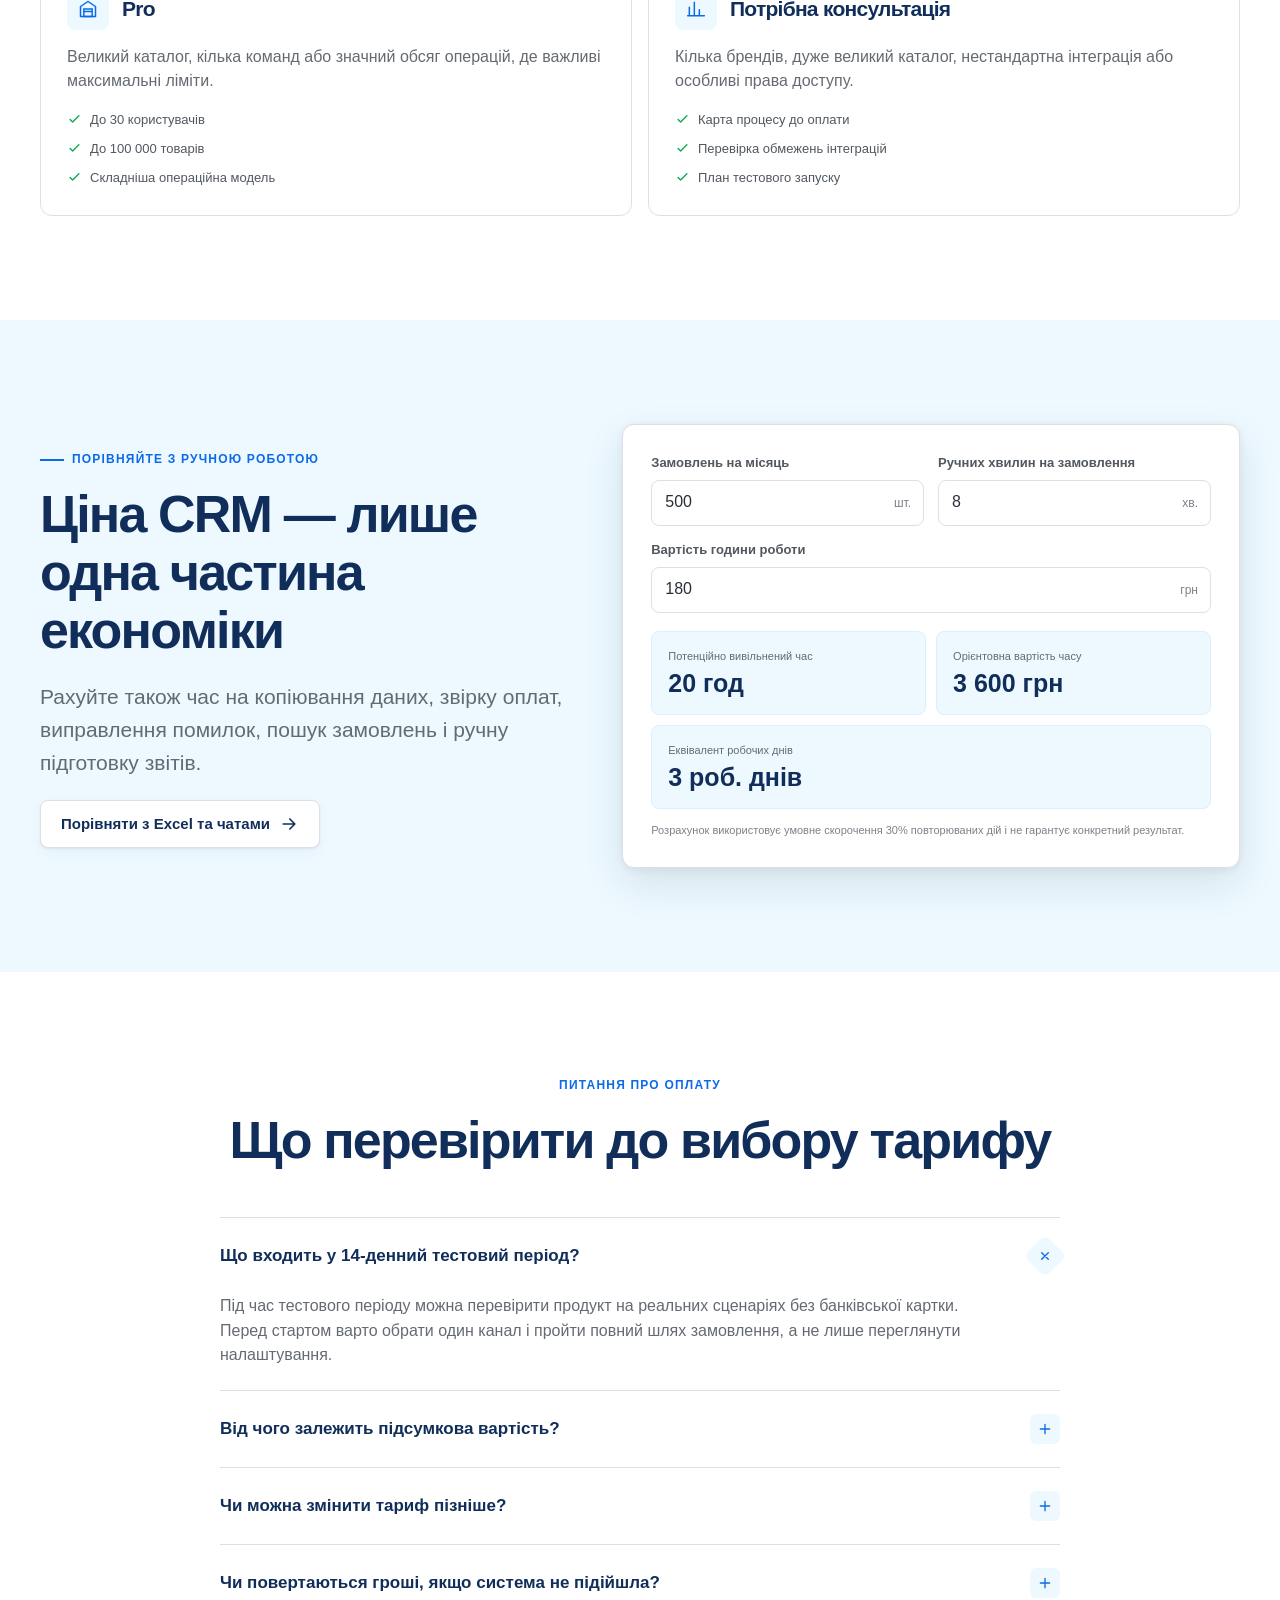
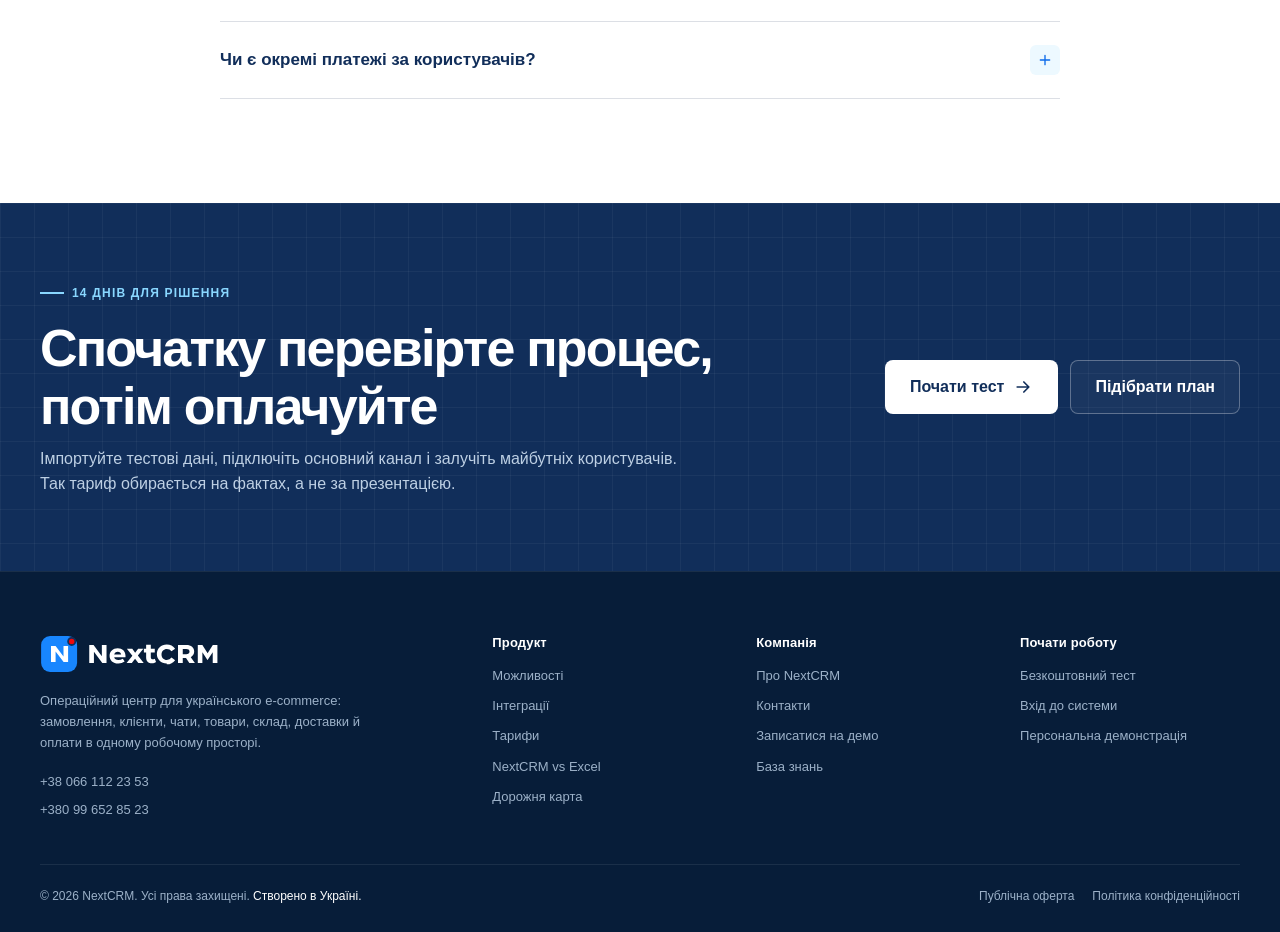
<file: pricing.html>
<!doctype html>
    <html lang="uk">
    <head>
      <meta charset="utf-8">
      <meta name="viewport" content="width=device-width, initial-scale=1">
      <title>Тарифи NextCRM — Start, Basic і Pro</title>
      <meta name="description" content="Прозорі тарифи NextCRM для українського e-commerce. 14 днів безкоштовно, без банківської картки. Плани Start, Basic і Pro.">
      <meta name="theme-color" content="#112E5A">
      <meta name="robots" content="index,follow,max-image-preview:large">
      <link rel="canonical" href="https://nextcrm.com.ua/pricing">
      <link rel="icon" href="assets/favicon.svg" type="image/svg+xml">
      <link rel="manifest" href="manifest.webmanifest">
      <link rel="stylesheet" href="assets/styles.css">
      <meta property="og:type" content="website">
      <meta property="og:site_name" content="NextCRM">
      <meta property="og:locale" content="uk_UA">
      <meta property="og:title" content="Тарифи NextCRM — Start, Basic і Pro">
      <meta property="og:description" content="Прозорі тарифи NextCRM для українського e-commerce. 14 днів безкоштовно, без банківської картки. Плани Start, Basic і Pro.">
      <meta property="og:url" content="https://nextcrm.com.ua/pricing">
      <meta property="og:image" content="https://nextcrm.com.ua/assets/og-cover.png">
      <meta name="twitter:card" content="summary_large_image">
      <script type="application/ld+json">{"@context": "https://schema.org", "@type": "Organization", "name": "NextCRM", "url": "https://nextcrm.com.ua/", "logo": "https://nextcrm.com.ua/assets/logo.svg", "description": "CRM та операційний центр для українського e-commerce.", "contactPoint": [{"@type": "ContactPoint", "telephone": "+380661122353", "contactType": "sales", "areaServed": "UA", "availableLanguage": ["uk", "ru"]}]}</script>
<script type="application/ld+json">{"@context": "https://schema.org", "@type": "FAQPage", "mainEntity": [{"@type": "Question", "name": "Що входить у 14-денний тестовий період?", "acceptedAnswer": {"@type": "Answer", "text": "Під час тестового періоду можна перевірити продукт на реальних сценаріях без банківської картки. Перед стартом варто обрати один канал і пройти повний шлях замовлення, а не лише переглянути налаштування."}}, {"@type": "Question", "name": "Від чого залежить підсумкова вартість?", "acceptedAnswer": {"@type": "Answer", "text": "Від обраного тарифу, періоду оплати, кількості додаткових користувачів та ресурсів понад базові ліміти. Актуальний розрахунок завжди потрібно перевіряти в кабінеті перед оплатою."}}, {"@type": "Question", "name": "Чи можна змінити тариф пізніше?", "acceptedAnswer": {"@type": "Answer", "text": "Так. Бізнес може почати з відповідного поточному обсягу плану й перейти на інший, коли зросте каталог або команда. Умови застосування зміни залежать від розрахункового періоду."}}, {"@type": "Question", "name": "Чи повертаються гроші, якщо система не підійшла?", "acceptedAnswer": {"@type": "Answer", "text": "Для перевірки придатності є 14 безкоштовних днів. Після оплати діють умови публічної оферти, тому перед оплатою радимо перевірити критичні інтеграції, імпорт і повний робочий сценарій."}}, {"@type": "Question", "name": "Чи є окремі платежі за користувачів?", "acceptedAnswer": {"@type": "Answer", "text": "У кожному тарифі вказаний ліміт користувачів і ціна додаткового користувача. Підсумкову кількість ролей краще порахувати заздалегідь: власник, менеджери, склад, каса та адміністратори."}}]}</script>
    </head>
    <body data-page="pricing">
      <a class="skip-link" href="#main">Перейти до основного вмісту</a>

<div class="announcement">
  <div class="container announcement-inner">
    <span>14 днів повного доступу без оплати й банківської картки</span>
    <a href="https://nextcrm.me/register?utm_source=website&utm_medium=announcement&utm_campaign=trial">Почати тест <svg class="icon icon-sm" aria-hidden="true"><use href="assets/icons.svg#arrow"></use></svg></a>
  </div>
</div>
<header class="site-header">
  <div class="container header-inner">
    <a class="brand" href="index.html" aria-label="NextCRM — головна"><img src="assets/logo.svg" width="184" height="36" alt="NextCRM"></a>
    <nav class="site-nav" aria-label="Головна навігація"><a class="nav-link" href="product.html">Продукт</a><a class="nav-link" href="integrations.html">Інтеграції</a><a class="nav-link" href="pricing.html" aria-current="page">Тарифи</a><a class="nav-link" href="compare-excel.html">NextCRM vs Excel</a><a class="nav-link" href="about.html">Про нас</a></nav>
    <div class="header-actions">
      <a class="btn btn-ghost" href="https://nextcrm.me/login">Увійти</a>
      <a class="btn btn-primary btn-sm" href="https://nextcrm.me/register?utm_source=website&utm_medium=header&utm_campaign=trial">Спробувати безкоштовно</a>
    </div>
    <button class="mobile-menu-btn" type="button" data-mobile-menu aria-controls="mobile-panel" aria-expanded="false" aria-label="Відкрити меню">
      <svg class="icon menu-icon" aria-hidden="true"><use href="assets/icons.svg#menu"></use></svg><svg class="icon close-icon" aria-hidden="true"><use href="assets/icons.svg#close"></use></svg>
    </button>
  </div>
</header>
<div class="mobile-panel" id="mobile-panel">
  <nav class="mobile-nav" aria-label="Мобільна навігація"><a class="nav-link" href="product.html">Продукт</a><a class="nav-link" href="integrations.html">Інтеграції</a><a class="nav-link" href="pricing.html" aria-current="page">Тарифи</a><a class="nav-link" href="compare-excel.html">NextCRM vs Excel</a><a class="nav-link" href="about.html">Про нас</a><a class="nav-link" href="contact.html">Контакти</a></nav>
  <div class="actions">
    <a class="btn btn-secondary" href="https://nextcrm.me/login">Увійти</a>
    <a class="btn btn-primary" href="https://nextcrm.me/register?utm_source=website&utm_medium=mobile_menu&utm_campaign=trial">Спробувати 14 днів</a>
  </div>
</div>

      <main id="main">
  <section class="page-hero page-hero-simple grid-lines"><div class="container-narrow"><div class="breadcrumbs" style="justify-content:center"><a href="index.html">Головна</a><svg class="icon" aria-hidden="true"><use href="assets/icons.svg#chevron"></use></svg><span>Тарифи</span></div><div class="eyebrow eyebrow-center">Прозора модель оплати</div><h1>Тариф за масштабом бізнесу, а не за кількістю «галочок»</h1><p class="lead">Усі плани створені навколо одного продуктового процесу. Різниця — у лімітах товарів, користувачів і масштабі команди.</p><div class="actions" style="justify-content:center"><a class="btn btn-primary btn-lg" href="https://nextcrm.me/register?utm_source=website&utm_medium=pricing_hero&utm_campaign=trial">Спробувати 14 днів <svg class="icon" aria-hidden="true"><use href="assets/icons.svg#arrow"></use></svg></a><a class="btn btn-secondary btn-lg" href="demo.html?source=pricing">Допоможіть обрати тариф</a></div><div class="microcopy" style="justify-content:center"><span><svg class="icon" aria-hidden="true"><use href="assets/icons.svg#check"></use></svg>Без картки</span><span><svg class="icon" aria-hidden="true"><use href="assets/icons.svg#check"></use></svg>Скасування будь-коли</span><span><svg class="icon" aria-hidden="true"><use href="assets/icons.svg#check"></use></svg>Річна оплата вигідніша</span></div></div></section>

  <section class="section"><div class="container"><div class="pricing-switch"><div class="switcher" aria-label="Період оплати"><button type="button" data-billing="monthly">Щомісяця</button><button type="button" data-billing="semiannual">6 місяців <span class="switcher-badge">−15%</span></button><button type="button" data-billing="annual" class="active">Рік <span class="switcher-badge">−20%</span></button></div></div><div class="pricing-grid">
<article class="price-card">
  <h3>Start</h3><p class="price-desc">Для невеликої команди, що переходить від таблиць до єдиного процесу.</p>
  <div class="price"><span class="price-currency">$</span><span class="price-amount" data-price-monthly="24" data-price-semiannual="20.40" data-price-annual="19">19</span><span class="price-period">/міс</span></div>
  <div class="price-old"><del>$24/міс</del> за умови річної оплати</div>
  <a class="btn btn-secondary" href="https://nextcrm.me/register?utm_source=website&utm_medium=pricing&utm_campaign=pricing_page&plan=Start">Спробувати Start</a>
  <ul class="price-list"><li><svg class="icon" aria-hidden="true"><use href="assets/icons.svg#check"></use></svg><span>До 5 000 товарів</span></li><li><svg class="icon" aria-hidden="true"><use href="assets/icons.svg#check"></use></svg><span>До 5 користувачів</span></li><li><svg class="icon" aria-hidden="true"><use href="assets/icons.svg#check"></use></svg><span>Додатковий користувач — $12/міс</span></li><li><svg class="icon" aria-hidden="true"><use href="assets/icons.svg#check"></use></svg><span>Складський облік</span></li><li><svg class="icon" aria-hidden="true"><use href="assets/icons.svg#check"></use></svg><span>Базові інтеграції відповідно до тарифу</span></li></ul>
</article>

<article class="price-card featured">
  <span class="price-badge">Найчастіше обирають</span><h3>Basic</h3><p class="price-desc">Для магазину, де з замовленнями вже працюють менеджери та склад.</p>
  <div class="price"><span class="price-currency">$</span><span class="price-amount" data-price-monthly="36" data-price-semiannual="30.60" data-price-annual="28">28</span><span class="price-period">/міс</span></div>
  <div class="price-old"><del>$36/міс</del> за умови річної оплати</div>
  <a class="btn btn-primary" href="https://nextcrm.me/register?utm_source=website&utm_medium=pricing&utm_campaign=pricing_page&plan=Basic">Спробувати Basic</a>
  <ul class="price-list"><li><svg class="icon" aria-hidden="true"><use href="assets/icons.svg#check"></use></svg><span>До 20 000 товарів</span></li><li><svg class="icon" aria-hidden="true"><use href="assets/icons.svg#check"></use></svg><span>До 15 користувачів</span></li><li><svg class="icon" aria-hidden="true"><use href="assets/icons.svg#check"></use></svg><span>Додатковий користувач — $10/міс</span></li><li><svg class="icon" aria-hidden="true"><use href="assets/icons.svg#check"></use></svg><span>Складський облік</span></li><li><svg class="icon" aria-hidden="true"><use href="assets/icons.svg#check"></use></svg><span>Для кількох каналів продажу</span></li></ul>
</article>

<article class="price-card">
  <h3>Pro</h3><p class="price-desc">Для великого каталогу, кількох команд і складнішої операційної моделі.</p>
  <div class="price"><span class="price-currency">$</span><span class="price-amount" data-price-monthly="59" data-price-semiannual="50.15" data-price-annual="47">47</span><span class="price-period">/міс</span></div>
  <div class="price-old"><del>$59/міс</del> за умови річної оплати</div>
  <a class="btn btn-secondary" href="https://nextcrm.me/register?utm_source=website&utm_medium=pricing&utm_campaign=pricing_page&plan=Pro">Спробувати Pro</a>
  <ul class="price-list"><li><svg class="icon" aria-hidden="true"><use href="assets/icons.svg#check"></use></svg><span>До 100 000 товарів</span></li><li><svg class="icon" aria-hidden="true"><use href="assets/icons.svg#check"></use></svg><span>До 30 користувачів</span></li><li><svg class="icon" aria-hidden="true"><use href="assets/icons.svg#check"></use></svg><span>Додатковий користувач — $8/міс</span></li><li><svg class="icon" aria-hidden="true"><use href="assets/icons.svg#check"></use></svg><span>Складський облік</span></li><li><svg class="icon" aria-hidden="true"><use href="assets/icons.svg#check"></use></svg><span>Максимальні ліміти для зростання</span></li></ul>
</article>
</div><p class="pricing-foot">Ціни наведені в доларах США за один місяць використання. Фактичне списання й умови розрахунку відображаються в кабінеті та публічній оферті.</p></div></section>

  <section class="section section-soft"><div class="container"><div class="section-head"><div><div class="eyebrow">Як обрати</div><h2>Почніть не з ціни, а з операційного навантаження</h2></div><p>Два магазини з однаковою кількістю замовлень можуть потребувати різних тарифів через каталог, кількість менеджерів, складів і каналів.</p></div><div class="pricing-details">
    <div class="pricing-detail"><h3>Кількість товарів</h3><p>Рахуйте не лише батьківські картки, а й варіації з окремими SKU. Якщо у вас одяг або взуття, розмір і колір можуть суттєво збільшити каталог.</p></div>
    <div class="pricing-detail"><h3>Кількість користувачів</h3><p>Додайте всіх, кому потрібен окремий доступ: власника, менеджерів, склад, касирів, керівника та адміністратора. Не плануйте спільні логіни для кількох людей.</p></div>
    <div class="pricing-detail"><h3>Канали й інтеграції</h3><p>Перевірте, звідки приходять замовлення, як підтверджуються оплати, якою доставкою користуєтеся та чи потрібна фіскалізація.</p></div>
    <div class="pricing-detail"><h3>Зростання на 6–12 місяців</h3><p>Не потрібно купувати надмірний запас, але план має витримати найближчий сезон, запуск нового каналу або найм команди без термінового переходу.</p></div>
  </div></div></section>

  <section class="section"><div class="container"><div class="section-head-center"><div class="eyebrow eyebrow-center">Швидка рекомендація</div><h2>Кому який план підходить</h2><p>Це орієнтир для першого вибору. Фінальне рішення залежить від вашого каталогу, команди та інтеграцій.</p></div><div class="capability-grid">
    <article class="capability-card"><div class="capability-head"><span class="capability-icon"><svg class="icon" aria-hidden="true"><use href="assets/icons.svg#orders"></use></svg></span><h3>Start</h3></div><p>Перший системний процес замість Excel та чатів. Невеликий каталог і до п’яти користувачів.</p><ul class="capability-list"><li><svg class="icon" aria-hidden="true"><use href="assets/icons.svg#check"></use></svg>Власник + невелика команда</li><li><svg class="icon" aria-hidden="true"><use href="assets/icons.svg#check"></use></svg>Один основний магазин</li><li><svg class="icon" aria-hidden="true"><use href="assets/icons.svg#check"></use></svg>До 5 000 товарів</li></ul></article>
    <article class="capability-card"><div class="capability-head"><span class="capability-icon"><svg class="icon" aria-hidden="true"><use href="assets/icons.svg#team"></use></svg></span><h3>Basic</h3></div><p>Для магазину, де процес поділений між менеджерами та складом і працює кілька каналів продажу.</p><ul class="capability-list"><li><svg class="icon" aria-hidden="true"><use href="assets/icons.svg#check"></use></svg>До 15 користувачів</li><li><svg class="icon" aria-hidden="true"><use href="assets/icons.svg#check"></use></svg>Каталог до 20 000 товарів</li><li><svg class="icon" aria-hidden="true"><use href="assets/icons.svg#check"></use></svg>Запас для росту команди</li></ul></article>
    <article class="capability-card"><div class="capability-head"><span class="capability-icon"><svg class="icon" aria-hidden="true"><use href="assets/icons.svg#warehouse"></use></svg></span><h3>Pro</h3></div><p>Великий каталог, кілька команд або значний обсяг операцій, де важливі максимальні ліміти.</p><ul class="capability-list"><li><svg class="icon" aria-hidden="true"><use href="assets/icons.svg#check"></use></svg>До 30 користувачів</li><li><svg class="icon" aria-hidden="true"><use href="assets/icons.svg#check"></use></svg>До 100 000 товарів</li><li><svg class="icon" aria-hidden="true"><use href="assets/icons.svg#check"></use></svg>Складніша операційна модель</li></ul></article>
    <article class="capability-card"><div class="capability-head"><span class="capability-icon"><svg class="icon" aria-hidden="true"><use href="assets/icons.svg#analytics"></use></svg></span><h3>Потрібна консультація</h3></div><p>Кілька брендів, дуже великий каталог, нестандартна інтеграція або особливі права доступу.</p><ul class="capability-list"><li><svg class="icon" aria-hidden="true"><use href="assets/icons.svg#check"></use></svg>Карта процесу до оплати</li><li><svg class="icon" aria-hidden="true"><use href="assets/icons.svg#check"></use></svg>Перевірка обмежень інтеграцій</li><li><svg class="icon" aria-hidden="true"><use href="assets/icons.svg#check"></use></svg>План тестового запуску</li></ul></article>
  </div></div></section>

  <section class="section section-blue"><div class="container roi-layout"><div><div class="eyebrow">Порівняйте з ручною роботою</div><h2>Ціна CRM — лише одна частина економіки</h2><p class="lead">Рахуйте також час на копіювання даних, звірку оплат, виправлення помилок, пошук замовлень і ручну підготовку звітів.</p><a class="btn btn-secondary" href="compare-excel.html">Порівняти з Excel та чатами <svg class="icon" aria-hidden="true"><use href="assets/icons.svg#arrow"></use></svg></a></div><form class="roi-card" data-roi-form onsubmit="return false"><div class="form-grid"><div class="field"><label for="price-roi-orders">Замовлень на місяць</label><div class="input-wrap"><input id="price-roi-orders" name="orders" type="number" min="0" value="500"><span class="input-suffix">шт.</span></div></div><div class="field"><label for="price-roi-minutes">Ручних хвилин на замовлення</label><div class="input-wrap"><input id="price-roi-minutes" name="minutes" type="number" min="0" value="8"><span class="input-suffix">хв.</span></div></div><div class="field field-full"><label for="price-roi-hourly">Вартість години роботи</label><div class="input-wrap"><input id="price-roi-hourly" name="hourly" type="number" min="0" value="180"><span class="input-suffix">грн</span></div></div></div><div class="roi-results"><div class="roi-result"><span>Потенційно вивільнений час</span><strong data-roi-hours>20 год</strong></div><div class="roi-result"><span>Орієнтовна вартість часу</span><strong data-roi-money>3 600 грн</strong></div><div class="roi-result field-full"><span>Еквівалент робочих днів</span><strong data-roi-days>3 роб. дні</strong></div></div><p class="roi-note">Розрахунок використовує умовне скорочення 30% повторюваних дій і не гарантує конкретний результат.</p></form></div></section>

  <section class="section"><div class="container-narrow"><div class="section-head-center"><div class="eyebrow eyebrow-center">Питання про оплату</div><h2>Що перевірити до вибору тарифу</h2></div><div class="faq">
<div class="faq-item">
  <button class="faq-button" type="button" aria-expanded="true" aria-controls="faq-panel-1">
    <span>Що входить у 14-денний тестовий період?</span><span class="plus"><svg class="icon icon-sm" aria-hidden="true"><use href="assets/icons.svg#plus"></use></svg></span>
  </button>
  <div class="faq-panel" id="faq-panel-1"><div><p>Під час тестового періоду можна перевірити продукт на реальних сценаріях без банківської картки. Перед стартом варто обрати один канал і пройти повний шлях замовлення, а не лише переглянути налаштування.</p></div></div>
</div>

<div class="faq-item">
  <button class="faq-button" type="button" aria-expanded="false" aria-controls="faq-panel-2">
    <span>Від чого залежить підсумкова вартість?</span><span class="plus"><svg class="icon icon-sm" aria-hidden="true"><use href="assets/icons.svg#plus"></use></svg></span>
  </button>
  <div class="faq-panel" id="faq-panel-2"><div><p>Від обраного тарифу, періоду оплати, кількості додаткових користувачів та ресурсів понад базові ліміти. Актуальний розрахунок завжди потрібно перевіряти в кабінеті перед оплатою.</p></div></div>
</div>

<div class="faq-item">
  <button class="faq-button" type="button" aria-expanded="false" aria-controls="faq-panel-3">
    <span>Чи можна змінити тариф пізніше?</span><span class="plus"><svg class="icon icon-sm" aria-hidden="true"><use href="assets/icons.svg#plus"></use></svg></span>
  </button>
  <div class="faq-panel" id="faq-panel-3"><div><p>Так. Бізнес може почати з відповідного поточному обсягу плану й перейти на інший, коли зросте каталог або команда. Умови застосування зміни залежать від розрахункового періоду.</p></div></div>
</div>

<div class="faq-item">
  <button class="faq-button" type="button" aria-expanded="false" aria-controls="faq-panel-4">
    <span>Чи повертаються гроші, якщо система не підійшла?</span><span class="plus"><svg class="icon icon-sm" aria-hidden="true"><use href="assets/icons.svg#plus"></use></svg></span>
  </button>
  <div class="faq-panel" id="faq-panel-4"><div><p>Для перевірки придатності є 14 безкоштовних днів. Після оплати діють умови публічної оферти, тому перед оплатою радимо перевірити критичні інтеграції, імпорт і повний робочий сценарій.</p></div></div>
</div>

<div class="faq-item">
  <button class="faq-button" type="button" aria-expanded="false" aria-controls="faq-panel-5">
    <span>Чи є окремі платежі за користувачів?</span><span class="plus"><svg class="icon icon-sm" aria-hidden="true"><use href="assets/icons.svg#plus"></use></svg></span>
  </button>
  <div class="faq-panel" id="faq-panel-5"><div><p>У кожному тарифі вказаний ліміт користувачів і ціна додаткового користувача. Підсумкову кількість ролей краще порахувати заздалегідь: власник, менеджери, склад, каса та адміністратори.</p></div></div>
</div>
</div></div></section>

  <section class="final-cta"><div class="container final-cta-inner"><div><div class="eyebrow eyebrow-light">14 днів для рішення</div><h2>Спочатку перевірте процес, потім оплачуйте</h2><p>Імпортуйте тестові дані, підключіть основний канал і залучіть майбутніх користувачів. Так тариф обирається на фактах, а не за презентацією.</p></div><div class="actions"><a class="btn btn-dark btn-lg" href="https://nextcrm.me/register?utm_source=website&utm_medium=pricing_final&utm_campaign=trial">Почати тест <svg class="icon" aria-hidden="true"><use href="assets/icons.svg#arrow"></use></svg></a><a class="btn btn-dark-outline btn-lg" href="demo.html?source=pricing_final">Підібрати план</a></div></div></section>
</main>

<footer class="site-footer">
  <div class="container">
    <div class="footer-grid">
      <div class="footer-brand">
        <a href="index.html"><img src="assets/logo-white.svg" width="184" height="36" alt="NextCRM"></a>
        <p>Операційний центр для українського e-commerce: замовлення, клієнти, чати, товари, склад, доставки й оплати в одному робочому просторі.</p>
        <div class="footer-contact">
          <a href="tel:+380661122353">+38 066 112 23 53</a>
          <a href="tel:+380996528523">+380 99 652 85 23</a>
        </div>
      </div>
      <div class="footer-col">
        <h3>Продукт</h3>
        <div class="footer-links">
          <a href="product.html">Можливості</a>
          <a href="integrations.html">Інтеграції</a>
          <a href="pricing.html">Тарифи</a>
          <a href="compare-excel.html">NextCRM vs Excel</a>
          <a href="https://nextcrm.com.ua/roadmap">Дорожня карта</a>
        </div>
      </div>
      <div class="footer-col">
        <h3>Компанія</h3>
        <div class="footer-links">
          <a href="about.html">Про NextCRM</a>
          <a href="contact.html">Контакти</a>
          <a href="demo.html">Записатися на демо</a>
          <a href="https://nextcrm.com.ua/knowledge">База знань</a>
        </div>
      </div>
      <div class="footer-col">
        <h3>Почати роботу</h3>
        <div class="footer-links">
          <a href="https://nextcrm.me/register?utm_source=website&utm_medium=footer&utm_campaign=trial">Безкоштовний тест</a>
          <a href="https://nextcrm.me/login">Вхід до системи</a>
          <a href="demo.html">Персональна демонстрація</a>
        </div>
      </div>
    </div>
    <div class="footer-bottom">
      <div>© <span data-year>2026</span> NextCRM. Усі права захищені. <span class="ua-mark">Створено в Україні.</span></div>
      <div class="footer-bottom-links">
        <a href="https://nextcrm.com.ua/oferta">Публічна оферта</a>
        <a href="https://nextcrm.com.ua/privacy">Політика конфіденційності</a>
      </div>
    </div>
  </div>
</footer>
<div class="cookie-notice" data-cookie-notice role="dialog" aria-label="Налаштування cookie">
  <p>Ми використовуємо необхідні cookie для роботи сайту та локально зберігаємо ваш вибір тарифу. Аналітику можна підключити після оновлення політики конфіденційності.</p>
  <div class="cookie-actions">
    <button class="btn btn-secondary btn-sm" type="button" data-cookie-choice="necessary">Лише необхідні</button>
    <button class="btn btn-primary btn-sm" type="button" data-cookie-choice="all">Прийняти</button>
  </div>
</div>

      <script src="assets/app.js" defer></script>
    </body>
    </html>
</file>
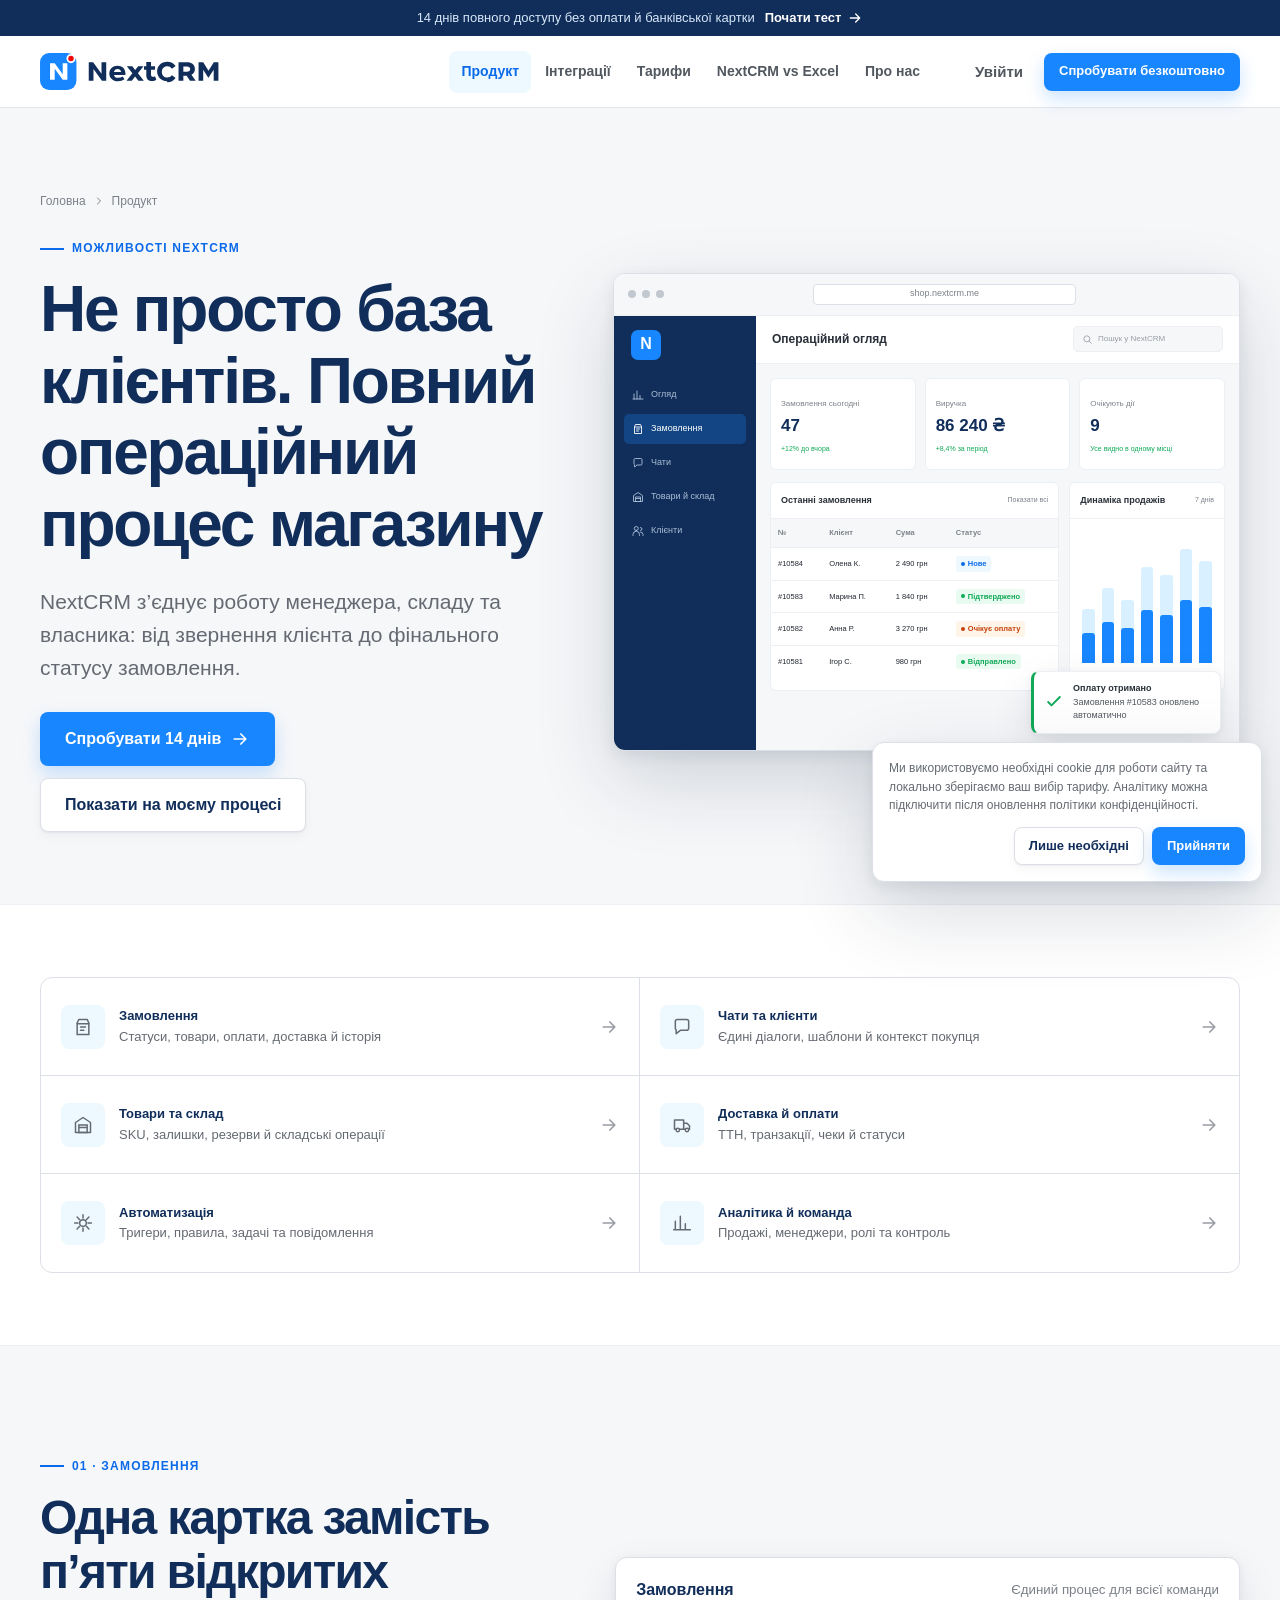
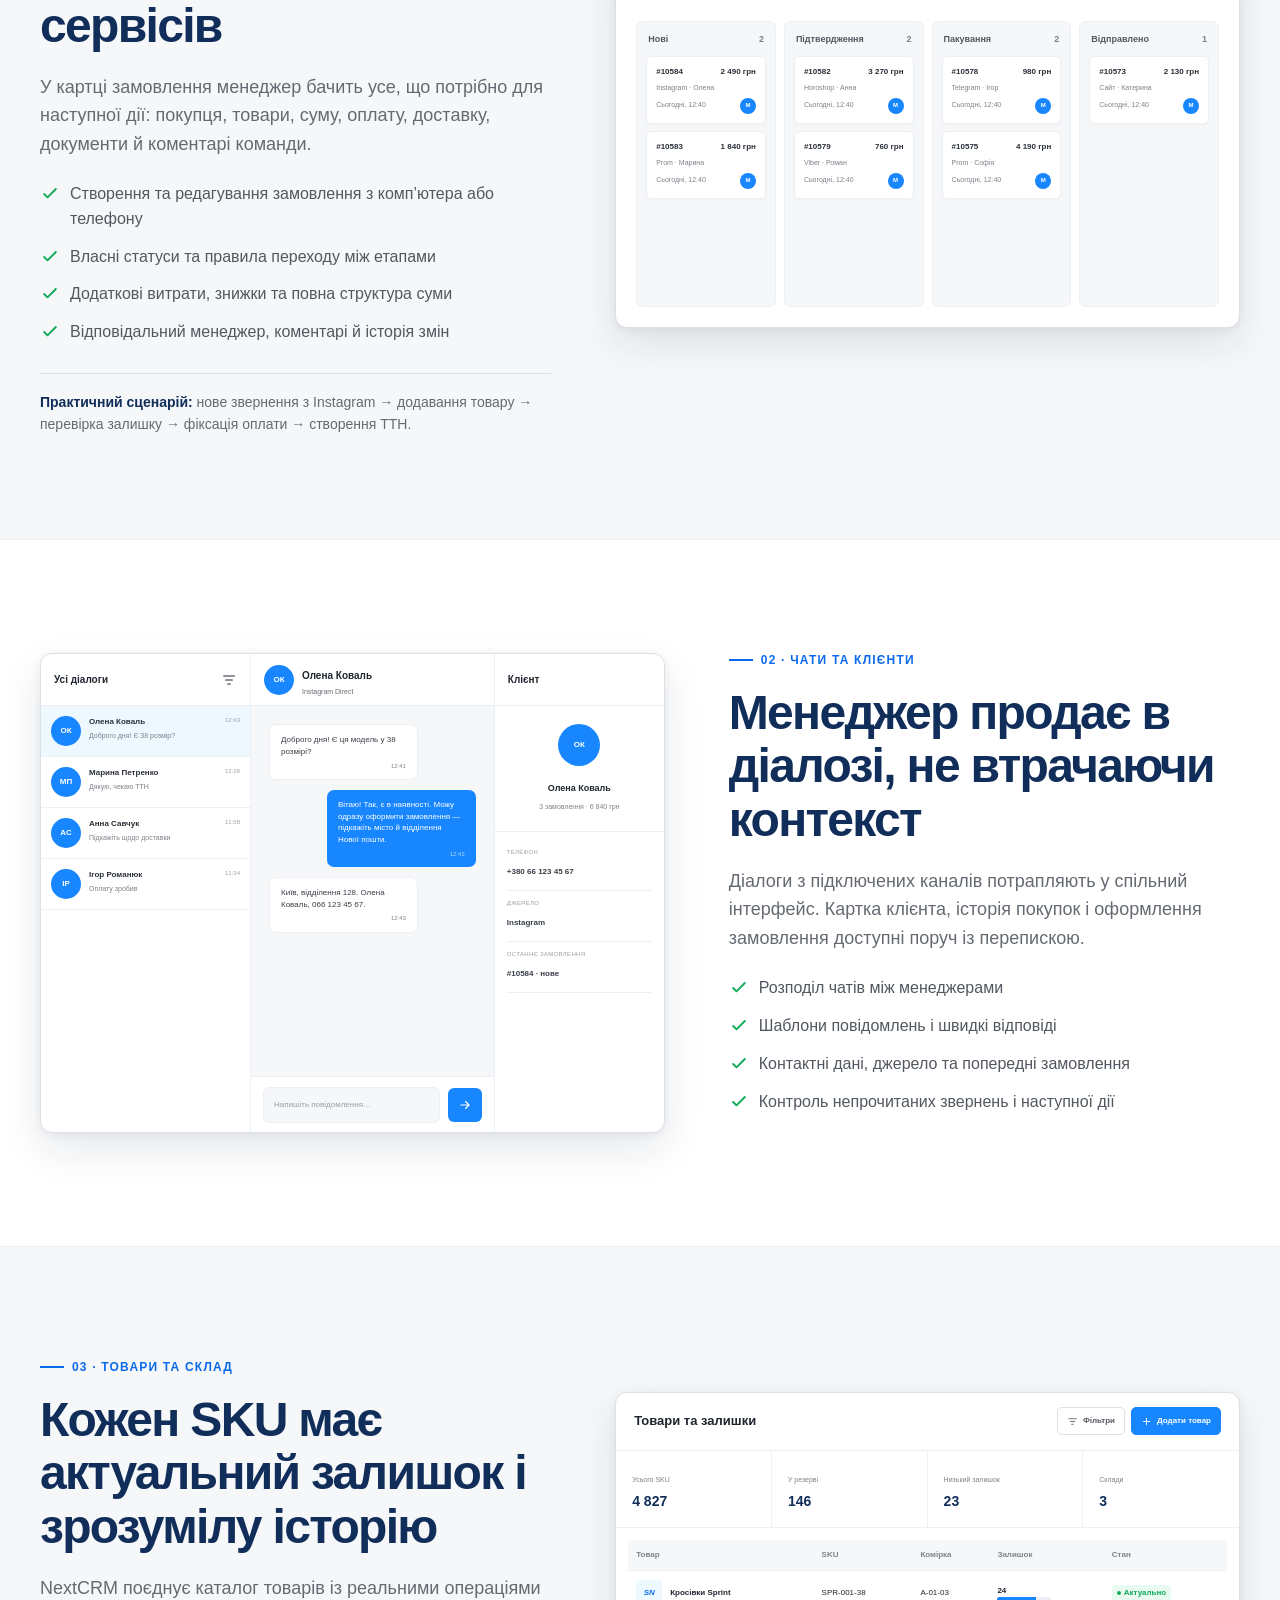
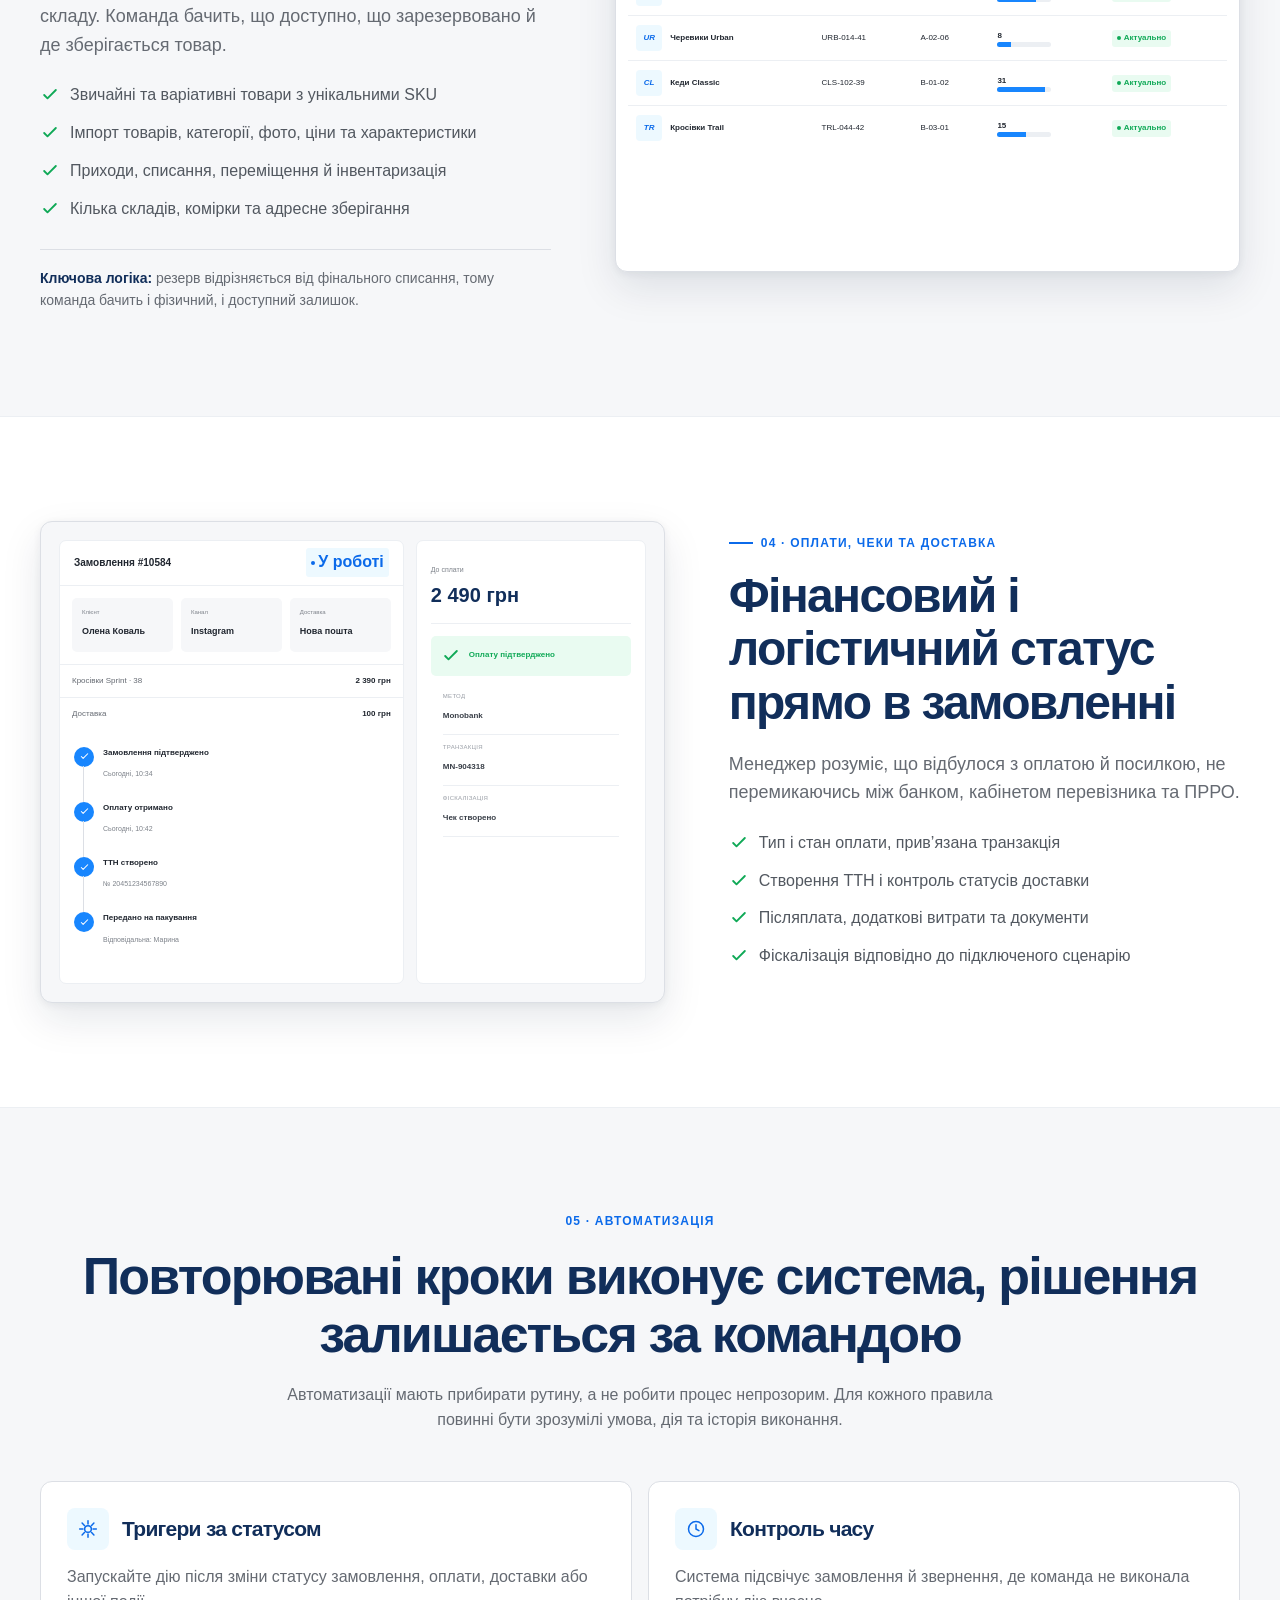
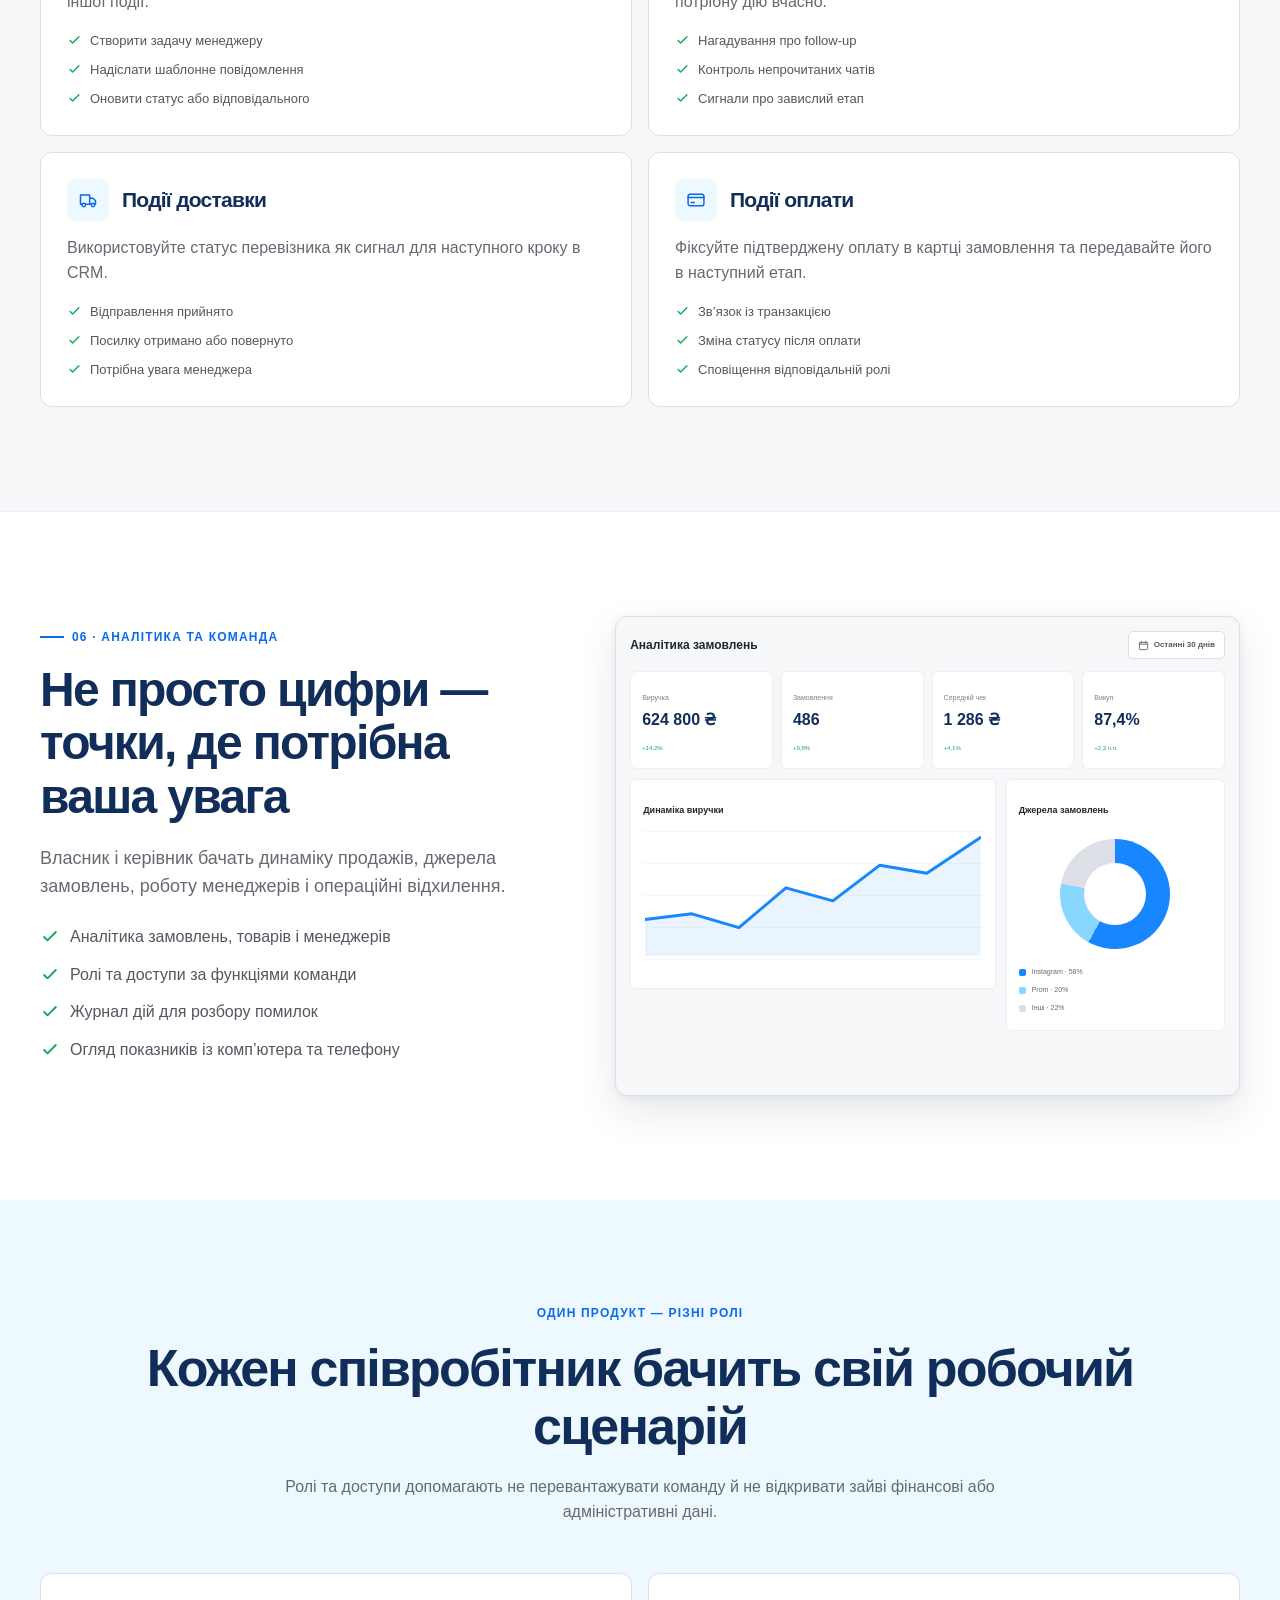
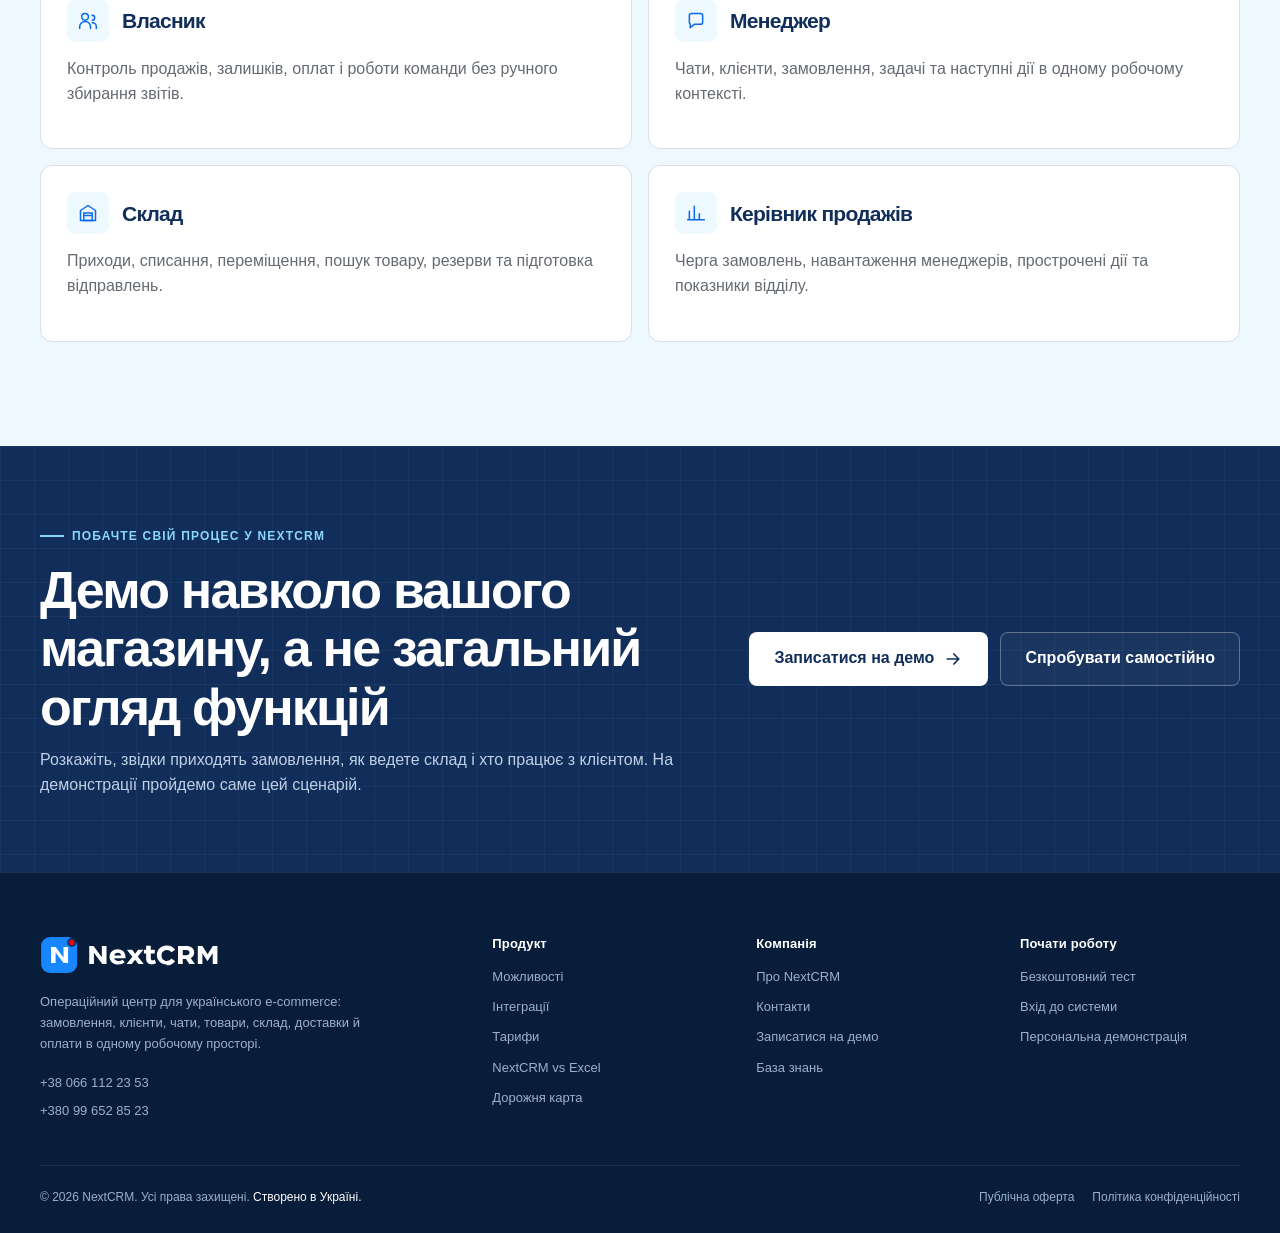
<file: product.html>
<!doctype html>
    <html lang="uk">
    <head>
      <meta charset="utf-8">
      <meta name="viewport" content="width=device-width, initial-scale=1">
      <title>Можливості NextCRM — замовлення, чати, склад, оплати та аналітика</title>
      <meta name="description" content="Детальний огляд NextCRM: замовлення, клієнти, єдині чати, товари, склад, доставки, оплати, автоматизації, ролі й аналітика.">
      <meta name="theme-color" content="#112E5A">
      <meta name="robots" content="index,follow,max-image-preview:large">
      <link rel="canonical" href="https://nextcrm.com.ua/product">
      <link rel="icon" href="assets/favicon.svg" type="image/svg+xml">
      <link rel="manifest" href="manifest.webmanifest">
      <link rel="stylesheet" href="assets/styles.css">
      <meta property="og:type" content="website">
      <meta property="og:site_name" content="NextCRM">
      <meta property="og:locale" content="uk_UA">
      <meta property="og:title" content="Можливості NextCRM — замовлення, чати, склад, оплати та аналітика">
      <meta property="og:description" content="Детальний огляд NextCRM: замовлення, клієнти, єдині чати, товари, склад, доставки, оплати, автоматизації, ролі й аналітика.">
      <meta property="og:url" content="https://nextcrm.com.ua/product">
      <meta property="og:image" content="https://nextcrm.com.ua/assets/og-cover.png">
      <meta name="twitter:card" content="summary_large_image">
      <script type="application/ld+json">{"@context": "https://schema.org", "@type": "Organization", "name": "NextCRM", "url": "https://nextcrm.com.ua/", "logo": "https://nextcrm.com.ua/assets/logo.svg", "description": "CRM та операційний центр для українського e-commerce.", "contactPoint": [{"@type": "ContactPoint", "telephone": "+380661122353", "contactType": "sales", "areaServed": "UA", "availableLanguage": ["uk", "ru"]}]}</script>
    </head>
    <body data-page="product">
      <a class="skip-link" href="#main">Перейти до основного вмісту</a>

<div class="announcement">
  <div class="container announcement-inner">
    <span>14 днів повного доступу без оплати й банківської картки</span>
    <a href="https://nextcrm.me/register?utm_source=website&utm_medium=announcement&utm_campaign=trial">Почати тест <svg class="icon icon-sm" aria-hidden="true"><use href="assets/icons.svg#arrow"></use></svg></a>
  </div>
</div>
<header class="site-header">
  <div class="container header-inner">
    <a class="brand" href="index.html" aria-label="NextCRM — головна"><img src="assets/logo.svg" width="184" height="36" alt="NextCRM"></a>
    <nav class="site-nav" aria-label="Головна навігація"><a class="nav-link" href="product.html" aria-current="page">Продукт</a><a class="nav-link" href="integrations.html">Інтеграції</a><a class="nav-link" href="pricing.html">Тарифи</a><a class="nav-link" href="compare-excel.html">NextCRM vs Excel</a><a class="nav-link" href="about.html">Про нас</a></nav>
    <div class="header-actions">
      <a class="btn btn-ghost" href="https://nextcrm.me/login">Увійти</a>
      <a class="btn btn-primary btn-sm" href="https://nextcrm.me/register?utm_source=website&utm_medium=header&utm_campaign=trial">Спробувати безкоштовно</a>
    </div>
    <button class="mobile-menu-btn" type="button" data-mobile-menu aria-controls="mobile-panel" aria-expanded="false" aria-label="Відкрити меню">
      <svg class="icon menu-icon" aria-hidden="true"><use href="assets/icons.svg#menu"></use></svg><svg class="icon close-icon" aria-hidden="true"><use href="assets/icons.svg#close"></use></svg>
    </button>
  </div>
</header>
<div class="mobile-panel" id="mobile-panel">
  <nav class="mobile-nav" aria-label="Мобільна навігація"><a class="nav-link" href="product.html" aria-current="page">Продукт</a><a class="nav-link" href="integrations.html">Інтеграції</a><a class="nav-link" href="pricing.html">Тарифи</a><a class="nav-link" href="compare-excel.html">NextCRM vs Excel</a><a class="nav-link" href="about.html">Про нас</a><a class="nav-link" href="contact.html">Контакти</a></nav>
  <div class="actions">
    <a class="btn btn-secondary" href="https://nextcrm.me/login">Увійти</a>
    <a class="btn btn-primary" href="https://nextcrm.me/register?utm_source=website&utm_medium=mobile_menu&utm_campaign=trial">Спробувати 14 днів</a>
  </div>
</div>

      <main id="main">
  <section class="page-hero grid-lines">
    <div class="container page-hero-inner">
      <div><div class="breadcrumbs"><a href="index.html">Головна</a><svg class="icon" aria-hidden="true"><use href="assets/icons.svg#chevron"></use></svg><span>Продукт</span></div><div class="eyebrow">Можливості NextCRM</div><h1>Не просто база клієнтів. Повний операційний процес магазину</h1><p class="lead">NextCRM з’єднує роботу менеджера, складу та власника: від звернення клієнта до фінального статусу замовлення.</p><div class="actions"><a class="btn btn-primary btn-lg" href="https://nextcrm.me/register?utm_source=website&utm_medium=product_hero&utm_campaign=trial">Спробувати 14 днів <svg class="icon" aria-hidden="true"><use href="assets/icons.svg#arrow"></use></svg></a><a class="btn btn-secondary btn-lg" href="demo.html?source=product">Показати на моєму процесі</a></div></div>
      <div>
<div class="browser-frame" aria-label="Демонстраційний інтерфейс NextCRM">
  <div class="browser-bar"><div class="browser-dots"><i></i><i></i><i></i></div><div class="browser-url">shop.nextcrm.me</div><span></span></div>
  <div class="browser-view">
    <div class="app-shell">
      <aside class="app-sidebar">
        <div class="app-mini-logo">N</div>
        <div class="app-nav-item"><svg class="icon" aria-hidden="true"><use href="assets/icons.svg#analytics"></use></svg>Огляд</div>
        <div class="app-nav-item active"><svg class="icon" aria-hidden="true"><use href="assets/icons.svg#orders"></use></svg>Замовлення</div>
        <div class="app-nav-item"><svg class="icon" aria-hidden="true"><use href="assets/icons.svg#chat"></use></svg>Чати</div>
        <div class="app-nav-item"><svg class="icon" aria-hidden="true"><use href="assets/icons.svg#warehouse"></use></svg>Товари й склад</div>
        <div class="app-nav-item"><svg class="icon" aria-hidden="true"><use href="assets/icons.svg#team"></use></svg>Клієнти</div>
      </aside>
      <div class="app-main">
        <div class="app-topbar"><span class="app-title">Операційний огляд</span><div class="app-search"><svg class="icon" aria-hidden="true"><use href="assets/icons.svg#search"></use></svg>Пошук у NextCRM</div></div>
        <div class="app-body">
          <div class="app-stats">
            <div class="app-stat"><span class="app-stat-label">Замовлення сьогодні</span><strong>47</strong><small>+12% до вчора</small></div>
            <div class="app-stat"><span class="app-stat-label">Виручка</span><strong>86 240 ₴</strong><small>+8,4% за період</small></div>
            <div class="app-stat"><span class="app-stat-label">Очікують дії</span><strong>9</strong><small>Усе видно в одному місці</small></div>
          </div>
          <div class="app-grid">
            <div class="app-card">
              <div class="app-card-head"><strong>Останні замовлення</strong><span>Показати всі</span></div>
              <table class="mock-table"><thead><tr><th>№</th><th>Клієнт</th><th>Сума</th><th>Статус</th></tr></thead><tbody><tr><td>#10584</td><td>Олена К.</td><td>2 490 грн</td><td><span class="status status-blue">Нове</span></td></tr><tr><td>#10583</td><td>Марина П.</td><td>1 840 грн</td><td><span class="status status-green">Підтверджено</span></td></tr><tr><td>#10582</td><td>Анна Р.</td><td>3 270 грн</td><td><span class="status status-orange">Очікує оплату</span></td></tr><tr><td>#10581</td><td>Ігор С.</td><td>980 грн</td><td><span class="status status-green">Відправлено</span></td></tr></tbody></table>
            </div>
            <div class="app-card">
              <div class="app-card-head"><strong>Динаміка продажів</strong><span>7 днів</span></div>
              <div class="chart"><i class="chart-bar" style="height:42%"></i><i class="chart-bar" style="height:58%"></i><i class="chart-bar" style="height:49%"></i><i class="chart-bar" style="height:74%"></i><i class="chart-bar" style="height:68%"></i><i class="chart-bar" style="height:88%"></i><i class="chart-bar" style="height:79%"></i></div><div class="chart-labels"><span>Пн</span><span>Вт</span><span>Ср</span><span>Чт</span><span>Пт</span><span>Сб</span><span>Нд</span></div>
            </div>
          </div>
        </div>
        <div class="floating-alert"><svg class="icon" aria-hidden="true"><use href="assets/icons.svg#check"></use></svg><div><strong>Оплату отримано</strong>Замовлення #10583 оновлено автоматично</div></div>
      </div>
    </div>
  </div>
</div>
</div>
    </div>
  </section>

  <section class="section-sm">
    <div class="container"><div class="feature-index">
      <a class="feature-index-item" href="#orders"><span class="feature-index-icon"><svg class="icon" aria-hidden="true"><use href="assets/icons.svg#orders"></use></svg></span><span><strong>Замовлення</strong><span>Статуси, товари, оплати, доставка й історія</span></span><svg class="icon" aria-hidden="true"><use href="assets/icons.svg#arrow"></use></svg></a>
      <a class="feature-index-item" href="#chats"><span class="feature-index-icon"><svg class="icon" aria-hidden="true"><use href="assets/icons.svg#chat"></use></svg></span><span><strong>Чати та клієнти</strong><span>Єдині діалоги, шаблони й контекст покупця</span></span><svg class="icon" aria-hidden="true"><use href="assets/icons.svg#arrow"></use></svg></a>
      <a class="feature-index-item" href="#warehouse"><span class="feature-index-icon"><svg class="icon" aria-hidden="true"><use href="assets/icons.svg#warehouse"></use></svg></span><span><strong>Товари та склад</strong><span>SKU, залишки, резерви й складські операції</span></span><svg class="icon" aria-hidden="true"><use href="assets/icons.svg#arrow"></use></svg></a>
      <a class="feature-index-item" href="#delivery"><span class="feature-index-icon"><svg class="icon" aria-hidden="true"><use href="assets/icons.svg#delivery"></use></svg></span><span><strong>Доставка й оплати</strong><span>ТТН, транзакції, чеки й статуси</span></span><svg class="icon" aria-hidden="true"><use href="assets/icons.svg#arrow"></use></svg></a>
      <a class="feature-index-item" href="#automation"><span class="feature-index-icon"><svg class="icon" aria-hidden="true"><use href="assets/icons.svg#automation"></use></svg></span><span><strong>Автоматизація</strong><span>Тригери, правила, задачі та повідомлення</span></span><svg class="icon" aria-hidden="true"><use href="assets/icons.svg#arrow"></use></svg></a>
      <a class="feature-index-item" href="#analytics"><span class="feature-index-icon"><svg class="icon" aria-hidden="true"><use href="assets/icons.svg#analytics"></use></svg></span><span><strong>Аналітика й команда</strong><span>Продажі, менеджери, ролі та контроль</span></span><svg class="icon" aria-hidden="true"><use href="assets/icons.svg#arrow"></use></svg></a>
    </div></div>
  </section>

  <section class="section section-soft" id="orders"><div class="container"><div class="feature-row"><div class="feature-copy"><div class="eyebrow">01 · Замовлення</div><h2>Одна картка замість п’яти відкритих сервісів</h2><p class="lead">У картці замовлення менеджер бачить усе, що потрібно для наступної дії: покупця, товари, суму, оплату, доставку, документи й коментарі команди.</p><ul class="bullet-list"><li><svg class="icon" aria-hidden="true"><use href="assets/icons.svg#check"></use></svg>Створення та редагування замовлення з комп’ютера або телефону</li><li><svg class="icon" aria-hidden="true"><use href="assets/icons.svg#check"></use></svg>Власні статуси та правила переходу між етапами</li><li><svg class="icon" aria-hidden="true"><use href="assets/icons.svg#check"></use></svg>Додаткові витрати, знижки та повна структура суми</li><li><svg class="icon" aria-hidden="true"><use href="assets/icons.svg#check"></use></svg>Відповідальний менеджер, коментарі й історія змін</li></ul><div class="feature-proof"><strong>Практичний сценарій:</strong> нове звернення з Instagram → додавання товару → перевірка залишку → фіксація оплати → створення ТТН.</div></div><div>
<div class="workflow-board">
  <div class="workflow-top"><strong>Замовлення</strong><small>Єдиний процес для всієї команди</small></div>
  <div class="pipeline"><div class="pipeline-col"><div class="pipeline-col-head"><span>Нові</span><span class="pipeline-count">2</span></div><article class="order-card"><strong><span>#10584</span><span>2 490 грн</span></strong><p>Instagram · Олена</p><footer><span>Сьогодні, 12:40</span><span class="avatar-dot">М</span></footer></article><article class="order-card"><strong><span>#10583</span><span>1 840 грн</span></strong><p>Prom · Марина</p><footer><span>Сьогодні, 12:40</span><span class="avatar-dot">М</span></footer></article></div><div class="pipeline-col"><div class="pipeline-col-head"><span>Підтвердження</span><span class="pipeline-count">2</span></div><article class="order-card"><strong><span>#10582</span><span>3 270 грн</span></strong><p>Horoshop · Анна</p><footer><span>Сьогодні, 12:40</span><span class="avatar-dot">М</span></footer></article><article class="order-card"><strong><span>#10579</span><span>760 грн</span></strong><p>Viber · Роман</p><footer><span>Сьогодні, 12:40</span><span class="avatar-dot">М</span></footer></article></div><div class="pipeline-col"><div class="pipeline-col-head"><span>Пакування</span><span class="pipeline-count">2</span></div><article class="order-card"><strong><span>#10578</span><span>980 грн</span></strong><p>Telegram · Ігор</p><footer><span>Сьогодні, 12:40</span><span class="avatar-dot">М</span></footer></article><article class="order-card"><strong><span>#10575</span><span>4 190 грн</span></strong><p>Prom · Софія</p><footer><span>Сьогодні, 12:40</span><span class="avatar-dot">М</span></footer></article></div><div class="pipeline-col"><div class="pipeline-col-head"><span>Відправлено</span><span class="pipeline-count">1</span></div><article class="order-card"><strong><span>#10573</span><span>2 130 грн</span></strong><p>Сайт · Катерина</p><footer><span>Сьогодні, 12:40</span><span class="avatar-dot">М</span></footer></article></div></div>
</div>
</div></div></div></section>

  <section class="section" id="chats"><div class="container"><div class="feature-row reverse"><div class="feature-copy"><div class="eyebrow">02 · Чати та клієнти</div><h2>Менеджер продає в діалозі, не втрачаючи контекст</h2><p class="lead">Діалоги з підключених каналів потрапляють у спільний інтерфейс. Картка клієнта, історія покупок і оформлення замовлення доступні поруч із перепискою.</p><ul class="bullet-list"><li><svg class="icon" aria-hidden="true"><use href="assets/icons.svg#check"></use></svg>Розподіл чатів між менеджерами</li><li><svg class="icon" aria-hidden="true"><use href="assets/icons.svg#check"></use></svg>Шаблони повідомлень і швидкі відповіді</li><li><svg class="icon" aria-hidden="true"><use href="assets/icons.svg#check"></use></svg>Контактні дані, джерело та попередні замовлення</li><li><svg class="icon" aria-hidden="true"><use href="assets/icons.svg#check"></use></svg>Контроль непрочитаних звернень і наступної дії</li></ul></div><div>
<div class="chat-mock" aria-label="Демонстрація єдиного вікна чатів">
  <div class="chat-list"><div class="chat-list-head"><strong>Усі діалоги</strong><svg class="icon icon-sm" aria-hidden="true"><use href="assets/icons.svg#filter"></use></svg></div><div class="chat-contact active"><span class="chat-avatar">ОК</span><div><strong>Олена Коваль</strong><p>Доброго дня! Є 38 розмір?</p></div><time>12:43</time></div><div class="chat-contact"><span class="chat-avatar">МП</span><div><strong>Марина Петренко</strong><p>Дякую, чекаю ТТН</p></div><time>12:26</time></div><div class="chat-contact"><span class="chat-avatar">АС</span><div><strong>Анна Савчук</strong><p>Підкажіть щодо доставки</p></div><time>11:58</time></div><div class="chat-contact"><span class="chat-avatar">ІР</span><div><strong>Ігор Романюк</strong><p>Оплату зробив</p></div><time>11:34</time></div></div>
  <div class="chat-main">
    <div class="chat-main-head"><span class="chat-avatar">ОК</span><div><strong>Олена Коваль</strong><div class="text-small text-muted" style="font-size:7px">Instagram Direct</div></div></div>
    <div class="chat-thread">
      <div class="message in">Доброго дня! Є ця модель у 38 розмірі?<time>12:41</time></div>
      <div class="message out">Вітаю! Так, є в наявності. Можу одразу оформити замовлення — підкажіть місто й відділення Нової пошти.<time>12:42</time></div>
      <div class="message in">Київ, відділення 128. Олена Коваль, 066 123 45 67.<time>12:43</time></div>
    </div>
    <div class="chat-compose"><div class="chat-input">Напишіть повідомлення…</div><span class="chat-send"><svg class="icon" aria-hidden="true"><use href="assets/icons.svg#arrow"></use></svg></span></div>
  </div>
  <aside class="chat-info"><div class="chat-info-head"><strong>Клієнт</strong></div><div class="chat-customer"><span class="chat-avatar">ОК</span><strong>Олена Коваль</strong><p>3 замовлення · 6 840 грн</p></div><div class="info-list"><div class="info-row"><span>Телефон</span><strong>+380 66 123 45 67</strong></div><div class="info-row"><span>Джерело</span><strong>Instagram</strong></div><div class="info-row"><span>Останнє замовлення</span><strong>#10584 · нове</strong></div></div></aside>
</div>
</div></div></div></section>

  <section class="section section-soft" id="warehouse"><div class="container"><div class="feature-row"><div class="feature-copy"><div class="eyebrow">03 · Товари та склад</div><h2>Кожен SKU має актуальний залишок і зрозумілу історію</h2><p class="lead">NextCRM поєднує каталог товарів із реальними операціями складу. Команда бачить, що доступно, що зарезервовано й де зберігається товар.</p><ul class="bullet-list"><li><svg class="icon" aria-hidden="true"><use href="assets/icons.svg#check"></use></svg>Звичайні та варіативні товари з унікальними SKU</li><li><svg class="icon" aria-hidden="true"><use href="assets/icons.svg#check"></use></svg>Імпорт товарів, категорії, фото, ціни та характеристики</li><li><svg class="icon" aria-hidden="true"><use href="assets/icons.svg#check"></use></svg>Приходи, списання, переміщення й інвентаризація</li><li><svg class="icon" aria-hidden="true"><use href="assets/icons.svg#check"></use></svg>Кілька складів, комірки та адресне зберігання</li></ul><div class="feature-proof"><strong>Ключова логіка:</strong> резерв відрізняється від фінального списання, тому команда бачить і фізичний, і доступний залишок.</div></div><div>
<div class="stock-mock" aria-label="Демонстрація товарного й складського обліку">
  <div class="stock-head"><strong>Товари та залишки</strong><div class="stock-actions"><span class="mock-button"><svg class="icon" aria-hidden="true"><use href="assets/icons.svg#filter"></use></svg>Фільтри</span><span class="mock-button primary"><svg class="icon" aria-hidden="true"><use href="assets/icons.svg#plus"></use></svg>Додати товар</span></div></div>
  <div class="stock-summary"><div class="stock-kpi"><span>Усього SKU</span><strong>4 827</strong></div><div class="stock-kpi"><span>У резерві</span><strong>146</strong></div><div class="stock-kpi"><span>Низький залишок</span><strong>23</strong></div><div class="stock-kpi"><span>Склади</span><strong>3</strong></div></div>
  <div class="stock-table-wrap"><table class="mock-table"><thead><tr><th>Товар</th><th>SKU</th><th>Комірка</th><th>Залишок</th><th>Стан</th></tr></thead><tbody><tr><td><span class="product-cell"><i class="product-thumb">SN</i><strong>Кросівки Sprint</strong></span></td><td>SPR-001-38</td><td>A-01-03</td><td><strong>24</strong><div class="qty-bar"><i style="width:72%"></i></div></td><td><span class="status status-green">Актуально</span></td></tr><tr><td><span class="product-cell"><i class="product-thumb">UR</i><strong>Черевики Urban</strong></span></td><td>URB-014-41</td><td>A-02-06</td><td><strong>8</strong><div class="qty-bar"><i style="width:26%"></i></div></td><td><span class="status status-green">Актуально</span></td></tr><tr><td><span class="product-cell"><i class="product-thumb">CL</i><strong>Кеди Classic</strong></span></td><td>CLS-102-39</td><td>B-01-02</td><td><strong>31</strong><div class="qty-bar"><i style="width:88%"></i></div></td><td><span class="status status-green">Актуально</span></td></tr><tr><td><span class="product-cell"><i class="product-thumb">TR</i><strong>Кросівки Trail</strong></span></td><td>TRL-044-42</td><td>B-03-01</td><td><strong>15</strong><div class="qty-bar"><i style="width:53%"></i></div></td><td><span class="status status-green">Актуально</span></td></tr></tbody></table></div>
</div>
</div></div></div></section>

  <section class="section" id="delivery"><div class="container"><div class="feature-row reverse"><div class="feature-copy"><div class="eyebrow">04 · Оплати, чеки та доставка</div><h2>Фінансовий і логістичний статус прямо в замовленні</h2><p class="lead">Менеджер розуміє, що відбулося з оплатою й посилкою, не перемикаючись між банком, кабінетом перевізника та ПРРО.</p><ul class="bullet-list"><li><svg class="icon" aria-hidden="true"><use href="assets/icons.svg#check"></use></svg>Тип і стан оплати, прив’язана транзакція</li><li><svg class="icon" aria-hidden="true"><use href="assets/icons.svg#check"></use></svg>Створення ТТН і контроль статусів доставки</li><li><svg class="icon" aria-hidden="true"><use href="assets/icons.svg#check"></use></svg>Післяплата, додаткові витрати та документи</li><li><svg class="icon" aria-hidden="true"><use href="assets/icons.svg#check"></use></svg>Фіскалізація відповідно до підключеного сценарію</li></ul></div><div>
<div class="delivery-mock" aria-label="Демонстрація оплати та доставки">
  <div class="delivery-layout">
    <div class="delivery-card">
      <div class="delivery-card-head"><strong>Замовлення #10584</strong><span class="status status-blue">У роботі</span></div>
      <div class="order-summary"><div class="summary-box"><span>Клієнт</span><strong>Олена Коваль</strong></div><div class="summary-box"><span>Канал</span><strong>Instagram</strong></div><div class="summary-box"><span>Доставка</span><strong>Нова пошта</strong></div></div>
      <div class="order-line"><span>Кросівки Sprint · 38</span><strong>2 390 грн</strong></div><div class="order-line"><span>Доставка</span><strong>100 грн</strong></div>
      <div class="delivery-timeline"><div class="delivery-step"><span class="delivery-dot"><svg class="icon" aria-hidden="true"><use href="assets/icons.svg#check"></use></svg></span><div><strong>Замовлення підтверджено</strong><small>Сьогодні, 10:34</small></div></div><div class="delivery-step"><span class="delivery-dot"><svg class="icon" aria-hidden="true"><use href="assets/icons.svg#check"></use></svg></span><div><strong>Оплату отримано</strong><small>Сьогодні, 10:42</small></div></div><div class="delivery-step"><span class="delivery-dot"><svg class="icon" aria-hidden="true"><use href="assets/icons.svg#check"></use></svg></span><div><strong>ТТН створено</strong><small>№ 20451234567890</small></div></div><div class="delivery-step"><span class="delivery-dot"><svg class="icon" aria-hidden="true"><use href="assets/icons.svg#check"></use></svg></span><div><strong>Передано на пакування</strong><small>Відповідальна: Марина</small></div></div></div>
    </div>
    <div class="delivery-card payment-card"><div class="payment-total"><span>До сплати</span><strong>2 490 грн</strong></div><div class="payment-status"><svg class="icon" aria-hidden="true"><use href="assets/icons.svg#check"></use></svg>Оплату підтверджено</div><div class="info-list"><div class="info-row"><span>Метод</span><strong>Monobank</strong></div><div class="info-row"><span>Транзакція</span><strong>MN-904318</strong></div><div class="info-row"><span>Фіскалізація</span><strong>Чек створено</strong></div></div></div>
  </div>
</div>
</div></div></div></section>

  <section class="section section-soft" id="automation"><div class="container"><div class="section-head-center"><div class="eyebrow eyebrow-center">05 · Автоматизація</div><h2>Повторювані кроки виконує система, рішення залишається за командою</h2><p>Автоматизації мають прибирати рутину, а не робити процес непрозорим. Для кожного правила повинні бути зрозумілі умова, дія та історія виконання.</p></div><div class="capability-grid">
    <article class="capability-card"><div class="capability-head"><span class="capability-icon"><svg class="icon" aria-hidden="true"><use href="assets/icons.svg#automation"></use></svg></span><h3>Тригери за статусом</h3></div><p>Запускайте дію після зміни статусу замовлення, оплати, доставки або іншої події.</p><ul class="capability-list"><li><svg class="icon" aria-hidden="true"><use href="assets/icons.svg#check"></use></svg>Створити задачу менеджеру</li><li><svg class="icon" aria-hidden="true"><use href="assets/icons.svg#check"></use></svg>Надіслати шаблонне повідомлення</li><li><svg class="icon" aria-hidden="true"><use href="assets/icons.svg#check"></use></svg>Оновити статус або відповідального</li></ul></article>
    <article class="capability-card"><div class="capability-head"><span class="capability-icon"><svg class="icon" aria-hidden="true"><use href="assets/icons.svg#clock"></use></svg></span><h3>Контроль часу</h3></div><p>Система підсвічує замовлення й звернення, де команда не виконала потрібну дію вчасно.</p><ul class="capability-list"><li><svg class="icon" aria-hidden="true"><use href="assets/icons.svg#check"></use></svg>Нагадування про follow-up</li><li><svg class="icon" aria-hidden="true"><use href="assets/icons.svg#check"></use></svg>Контроль непрочитаних чатів</li><li><svg class="icon" aria-hidden="true"><use href="assets/icons.svg#check"></use></svg>Сигнали про завислий етап</li></ul></article>
    <article class="capability-card"><div class="capability-head"><span class="capability-icon"><svg class="icon" aria-hidden="true"><use href="assets/icons.svg#delivery"></use></svg></span><h3>Події доставки</h3></div><p>Використовуйте статус перевізника як сигнал для наступного кроку в CRM.</p><ul class="capability-list"><li><svg class="icon" aria-hidden="true"><use href="assets/icons.svg#check"></use></svg>Відправлення прийнято</li><li><svg class="icon" aria-hidden="true"><use href="assets/icons.svg#check"></use></svg>Посилку отримано або повернуто</li><li><svg class="icon" aria-hidden="true"><use href="assets/icons.svg#check"></use></svg>Потрібна увага менеджера</li></ul></article>
    <article class="capability-card"><div class="capability-head"><span class="capability-icon"><svg class="icon" aria-hidden="true"><use href="assets/icons.svg#payment"></use></svg></span><h3>Події оплати</h3></div><p>Фіксуйте підтверджену оплату в картці замовлення та передавайте його в наступний етап.</p><ul class="capability-list"><li><svg class="icon" aria-hidden="true"><use href="assets/icons.svg#check"></use></svg>Зв’язок із транзакцією</li><li><svg class="icon" aria-hidden="true"><use href="assets/icons.svg#check"></use></svg>Зміна статусу після оплати</li><li><svg class="icon" aria-hidden="true"><use href="assets/icons.svg#check"></use></svg>Сповіщення відповідальній ролі</li></ul></article>
  </div></div></section>

  <section class="section" id="analytics"><div class="container"><div class="feature-row"><div class="feature-copy"><div class="eyebrow">06 · Аналітика та команда</div><h2>Не просто цифри — точки, де потрібна ваша увага</h2><p class="lead">Власник і керівник бачать динаміку продажів, джерела замовлень, роботу менеджерів і операційні відхилення.</p><ul class="bullet-list"><li><svg class="icon" aria-hidden="true"><use href="assets/icons.svg#check"></use></svg>Аналітика замовлень, товарів і менеджерів</li><li><svg class="icon" aria-hidden="true"><use href="assets/icons.svg#check"></use></svg>Ролі та доступи за функціями команди</li><li><svg class="icon" aria-hidden="true"><use href="assets/icons.svg#check"></use></svg>Журнал дій для розбору помилок</li><li><svg class="icon" aria-hidden="true"><use href="assets/icons.svg#check"></use></svg>Огляд показників із комп’ютера та телефону</li></ul></div><div>
<div class="analytics-mock" aria-label="Демонстрація аналітики NextCRM">
  <div class="analytics-top"><strong>Аналітика замовлень</strong><span class="mock-button"><svg class="icon" aria-hidden="true"><use href="assets/icons.svg#calendar"></use></svg>Останні 30 днів</span></div>
  <div class="analytics-kpis"><div class="analytics-kpi"><span>Виручка</span><strong>624 800 ₴</strong><small>+14,2%</small></div><div class="analytics-kpi"><span>Замовлення</span><strong>486</strong><small>+9,8%</small></div><div class="analytics-kpi"><span>Середній чек</span><strong>1 286 ₴</strong><small>+4,1%</small></div><div class="analytics-kpi"><span>Викуп</span><strong>87,4%</strong><small>+2,3 п.п.</small></div></div>
  <div class="analytics-grid"><div class="line-chart"><strong style="font-size:9px">Динаміка виручки</strong><svg class="line-svg" viewBox="0 0 500 180" preserveAspectRatio="none"><polygon points="0,160 0,135 70,128 140,145 210,96 280,112 350,68 420,78 500,34 500,180 0,180"></polygon><polyline points="0,135 70,128 140,145 210,96 280,112 350,68 420,78 500,34"></polyline></svg></div><div class="donut-card"><strong>Джерела замовлень</strong><div class="donut"></div><div class="legend"><span><i></i>Instagram · 58%</span><span><i></i>Prom · 20%</span><span><i></i>Інші · 22%</span></div></div></div>
</div>
</div></div></div></section>

  <section class="section section-blue"><div class="container"><div class="section-head-center"><div class="eyebrow eyebrow-center">Один продукт — різні ролі</div><h2>Кожен співробітник бачить свій робочий сценарій</h2><p>Ролі та доступи допомагають не перевантажувати команду й не відкривати зайві фінансові або адміністративні дані.</p></div><div class="capability-grid">
    <article class="capability-card"><div class="capability-head"><span class="capability-icon"><svg class="icon" aria-hidden="true"><use href="assets/icons.svg#team"></use></svg></span><h3>Власник</h3></div><p>Контроль продажів, залишків, оплат і роботи команди без ручного збирання звітів.</p></article>
    <article class="capability-card"><div class="capability-head"><span class="capability-icon"><svg class="icon" aria-hidden="true"><use href="assets/icons.svg#chat"></use></svg></span><h3>Менеджер</h3></div><p>Чати, клієнти, замовлення, задачі та наступні дії в одному робочому контексті.</p></article>
    <article class="capability-card"><div class="capability-head"><span class="capability-icon"><svg class="icon" aria-hidden="true"><use href="assets/icons.svg#warehouse"></use></svg></span><h3>Склад</h3></div><p>Приходи, списання, переміщення, пошук товару, резерви та підготовка відправлень.</p></article>
    <article class="capability-card"><div class="capability-head"><span class="capability-icon"><svg class="icon" aria-hidden="true"><use href="assets/icons.svg#analytics"></use></svg></span><h3>Керівник продажів</h3></div><p>Черга замовлень, навантаження менеджерів, прострочені дії та показники відділу.</p></article>
  </div></div></section>

  <section class="final-cta"><div class="container final-cta-inner"><div><div class="eyebrow eyebrow-light">Побачте свій процес у NextCRM</div><h2>Демо навколо вашого магазину, а не загальний огляд функцій</h2><p>Розкажіть, звідки приходять замовлення, як ведете склад і хто працює з клієнтом. На демонстрації пройдемо саме цей сценарій.</p></div><div class="actions"><a class="btn btn-dark btn-lg" href="demo.html?source=product_final">Записатися на демо <svg class="icon" aria-hidden="true"><use href="assets/icons.svg#arrow"></use></svg></a><a class="btn btn-dark-outline btn-lg" href="https://nextcrm.me/register?utm_source=website&utm_medium=product_final&utm_campaign=trial">Спробувати самостійно</a></div></div></section>
</main>

<footer class="site-footer">
  <div class="container">
    <div class="footer-grid">
      <div class="footer-brand">
        <a href="index.html"><img src="assets/logo-white.svg" width="184" height="36" alt="NextCRM"></a>
        <p>Операційний центр для українського e-commerce: замовлення, клієнти, чати, товари, склад, доставки й оплати в одному робочому просторі.</p>
        <div class="footer-contact">
          <a href="tel:+380661122353">+38 066 112 23 53</a>
          <a href="tel:+380996528523">+380 99 652 85 23</a>
        </div>
      </div>
      <div class="footer-col">
        <h3>Продукт</h3>
        <div class="footer-links">
          <a href="product.html">Можливості</a>
          <a href="integrations.html">Інтеграції</a>
          <a href="pricing.html">Тарифи</a>
          <a href="compare-excel.html">NextCRM vs Excel</a>
          <a href="https://nextcrm.com.ua/roadmap">Дорожня карта</a>
        </div>
      </div>
      <div class="footer-col">
        <h3>Компанія</h3>
        <div class="footer-links">
          <a href="about.html">Про NextCRM</a>
          <a href="contact.html">Контакти</a>
          <a href="demo.html">Записатися на демо</a>
          <a href="https://nextcrm.com.ua/knowledge">База знань</a>
        </div>
      </div>
      <div class="footer-col">
        <h3>Почати роботу</h3>
        <div class="footer-links">
          <a href="https://nextcrm.me/register?utm_source=website&utm_medium=footer&utm_campaign=trial">Безкоштовний тест</a>
          <a href="https://nextcrm.me/login">Вхід до системи</a>
          <a href="demo.html">Персональна демонстрація</a>
        </div>
      </div>
    </div>
    <div class="footer-bottom">
      <div>© <span data-year>2026</span> NextCRM. Усі права захищені. <span class="ua-mark">Створено в Україні.</span></div>
      <div class="footer-bottom-links">
        <a href="https://nextcrm.com.ua/oferta">Публічна оферта</a>
        <a href="https://nextcrm.com.ua/privacy">Політика конфіденційності</a>
      </div>
    </div>
  </div>
</footer>
<div class="cookie-notice" data-cookie-notice role="dialog" aria-label="Налаштування cookie">
  <p>Ми використовуємо необхідні cookie для роботи сайту та локально зберігаємо ваш вибір тарифу. Аналітику можна підключити після оновлення політики конфіденційності.</p>
  <div class="cookie-actions">
    <button class="btn btn-secondary btn-sm" type="button" data-cookie-choice="necessary">Лише необхідні</button>
    <button class="btn btn-primary btn-sm" type="button" data-cookie-choice="all">Прийняти</button>
  </div>
</div>

      <script src="assets/app.js" defer></script>
    </body>
    </html>
</file>
<file: assets/styles.css>
:root {
  --blue-50: #edf9ff;
  --blue-100: #d8f0ff;
  --blue-200: #b9e6ff;
  --blue-300: #89d7ff;
  --blue-400: #51c0ff;
  --blue-500: #29a1ff;
  --blue-600: #1886fe;
  --blue-700: #0b6aea;
  --blue-800: #1056bd;
  --blue-900: #144a94;
  --blue-950: #112e5a;
  --navy-1000: #071d39;
  --gray-0: #fff;
  --gray-50: #f6f7f9;
  --gray-75: #f3f5f7;
  --gray-100: #eceff3;
  --gray-150: #e5e9ef;
  --gray-200: #dcdfe5;
  --gray-300: #c2c8d0;
  --gray-400: #989da5;
  --gray-500: #7c8189;
  --gray-600: #656a72;
  --gray-700: #525860;
  --gray-800: #383e47;
  --gray-900: #292f38;
  --gray-950: #20262f;
  --red-50: #fff0f0;
  --red-600: #f10909;
  --green-50: #e9fbf1;
  --green-600: #10a957;
  --orange-50: #fff4e8;
  --orange-700: #c54009;
  --yellow-50: #fff9e6;
  --yellow-700: #a96400;
  --shadow-sm: 0 1px 2px rgba(7, 29, 57, .05), 0 4px 12px rgba(7, 29, 57, .04);
  --shadow-md: 0 16px 40px rgba(7, 29, 57, .1), 0 2px 8px rgba(7, 29, 57, .06);
  --shadow-lg: 0 30px 80px rgba(7, 29, 57, .16), 0 5px 16px rgba(7, 29, 57, .08);
  --container: 1200px;
  --header: 72px;
  --radius-4: 4px;
  --radius-8: 8px;
  --radius-12: 12px;
  --radius-16: 16px;
  --ease: cubic-bezier(.4, 0, .2, 1);
}

* { box-sizing: border-box; }
html { scroll-behavior: smooth; scroll-padding-top: 96px; }
body {
  margin: 0;
  color: var(--gray-950);
  background: var(--gray-0);
  font-family: Inter, "SF Pro Text", -apple-system, BlinkMacSystemFont, "Segoe UI", Arial, sans-serif;
  font-size: 16px;
  line-height: 1.55;
  -webkit-font-smoothing: antialiased;
  text-rendering: optimizeLegibility;
}
body.menu-open { overflow: hidden; }
html, body { max-width: 100%; overflow-x: clip; }
img, svg { display: block; max-width: 100%; }
a { color: inherit; text-decoration: none; }
button, input, select, textarea { font: inherit; }
button { color: inherit; }
:focus-visible { outline: 3px solid rgba(24, 134, 254, .3); outline-offset: 3px; }
::selection { background: var(--blue-100); color: var(--blue-950); }

.skip-link {
  position: fixed;
  left: 16px;
  top: -80px;
  z-index: 1000;
  padding: 10px 14px;
  background: var(--blue-950);
  color: #fff;
  border-radius: var(--radius-8);
  transition: top .15s var(--ease);
}
.skip-link:focus { top: 12px; }

.container { width: min(calc(100% - 40px), var(--container)); margin-inline: auto; }
.container-narrow { width: min(calc(100% - 40px), 840px); margin-inline: auto; }
.section { padding: 104px 0; }
.section-sm { padding: 72px 0; }
.section-tight { padding: 56px 0; }
.section-soft { background: var(--gray-50); border-block: 1px solid var(--gray-100); }
.section-blue { background: var(--blue-50); }
.section-dark { background: var(--navy-1000); color: #fff; }
.grid-lines {
  background-image: linear-gradient(rgba(17, 46, 90, .035) 1px, transparent 1px), linear-gradient(90deg, rgba(17, 46, 90, .035) 1px, transparent 1px);
  background-size: 36px 36px;
}

.eyebrow {
  display: inline-flex;
  align-items: center;
  gap: 8px;
  margin-bottom: 16px;
  color: var(--blue-700);
  font-size: 12px;
  font-weight: 700;
  letter-spacing: .1em;
  text-transform: uppercase;
}
.eyebrow::before { content: ""; width: 24px; height: 2px; background: currentColor; }
.eyebrow-light { color: var(--blue-300); }
.eyebrow-center { display: flex; justify-content: center; }
.eyebrow-center::before { display: none; }

h1, h2, h3, h4, p { margin-top: 0; }
h1, h2, h3, h4 { color: var(--blue-950); letter-spacing: -.035em; line-height: 1.12; }
h1 { font-size: clamp(42px, 5.7vw, 72px); margin-bottom: 24px; }
h2 { font-size: clamp(34px, 4.3vw, 52px); margin-bottom: 20px; }
h3 { font-size: clamp(22px, 2.4vw, 30px); margin-bottom: 14px; }
h4 { font-size: 18px; margin-bottom: 10px; }
.section-dark h1, .section-dark h2, .section-dark h3, .section-dark h4 { color: #fff; }
.lead { font-size: clamp(18px, 2vw, 21px); line-height: 1.58; color: var(--gray-600); max-width: 740px; }
.section-dark .lead { color: #bed0e4; }
.kicker { color: var(--blue-700); font-weight: 700; font-size: 14px; }
.text-muted { color: var(--gray-600); }
.text-small { font-size: 14px; }
.text-center { text-align: center; }
.max-640 { max-width: 640px; }
.max-760 { max-width: 760px; }
.center { margin-inline: auto; }

.icon { width: 20px; height: 20px; flex: 0 0 auto; }
.icon-sm { width: 16px; height: 16px; }
.icon-lg { width: 28px; height: 28px; }

.btn {
  min-height: 48px;
  display: inline-flex;
  align-items: center;
  justify-content: center;
  gap: 9px;
  padding: 0 20px;
  border: 1px solid transparent;
  border-radius: var(--radius-8);
  font-weight: 700;
  font-size: 15px;
  white-space: nowrap;
  cursor: pointer;
  transition: transform .12s var(--ease), box-shadow .12s var(--ease), background .12s var(--ease), border-color .12s var(--ease), color .12s var(--ease);
}
.btn:hover { transform: translateY(-1px); }
.btn-primary { color: #fff; background: var(--blue-600); box-shadow: 0 8px 18px rgba(24, 134, 254, .22); }
.btn-primary:hover { background: var(--blue-700); box-shadow: 0 12px 24px rgba(24, 134, 254, .28); }
.btn-secondary { color: var(--blue-950); background: #fff; border-color: var(--gray-200); box-shadow: var(--shadow-sm); }
.btn-secondary:hover { border-color: var(--blue-300); color: var(--blue-700); }
.btn-ghost { min-height: 42px; padding-inline: 12px; color: var(--gray-700); background: transparent; }
.btn-ghost:hover { background: var(--gray-50); color: var(--blue-700); }
.btn-dark { color: var(--blue-950); background: #fff; }
.btn-dark-outline { color: #fff; border-color: rgba(255,255,255,.3); background: rgba(255,255,255,.04); }
.btn-dark-outline:hover { border-color: rgba(255,255,255,.6); background: rgba(255,255,255,.08); }
.btn-lg { min-height: 54px; padding-inline: 24px; font-size: 16px; }
.btn-sm { min-height: 38px; padding-inline: 14px; font-size: 13px; }
.actions { display: flex; flex-wrap: wrap; align-items: center; gap: 12px; }
.microcopy { display: flex; flex-wrap: wrap; gap: 18px; margin-top: 16px; color: var(--gray-600); font-size: 13px; }
.microcopy span { display: inline-flex; align-items: center; gap: 6px; }
.microcopy .icon { width: 15px; height: 15px; color: var(--green-600); }

.announcement { background: var(--blue-950); color: #d8e8f9; font-size: 13px; }
.announcement-inner { min-height: 36px; display: flex; align-items: center; justify-content: center; gap: 10px; text-align: center; }
.announcement a { color: #fff; font-weight: 700; display: inline-flex; align-items: center; gap: 6px; }

.site-header {
  height: var(--header);
  position: sticky;
  top: 0;
  z-index: 100;
  background: rgba(255,255,255,.92);
  border-bottom: 1px solid rgba(220, 223, 229, .8);
  backdrop-filter: blur(16px);
}
.header-inner { height: 100%; display: flex; align-items: center; gap: 30px; }
.brand { width: 202px; flex: 0 0 auto; }
.brand img { width: 184px; height: auto; }
.site-nav { display: flex; align-items: center; gap: 2px; margin-left: auto; }
.nav-link {
  min-height: 42px;
  display: inline-flex;
  align-items: center;
  padding: 0 12px;
  color: var(--gray-700);
  border-radius: var(--radius-8);
  font-size: 14px;
  font-weight: 600;
}
.nav-link:hover, .nav-link[aria-current="page"] { color: var(--blue-700); background: var(--blue-50); }
.header-actions { display: flex; align-items: center; gap: 8px; }
.mobile-menu-btn { display: none; width: 42px; height: 42px; border: 1px solid var(--gray-200); background: #fff; border-radius: var(--radius-8); align-items: center; justify-content: center; cursor: pointer; }
.mobile-menu-btn .close-icon { display: none; }
.mobile-menu-btn[aria-expanded="true"] .menu-icon { display: none; }
.mobile-menu-btn[aria-expanded="true"] .close-icon { display: block; }
.mobile-panel { display: none; }

.hero {
  position: relative;
  overflow: hidden;
  padding: 82px 0 86px;
  background: #fff;
}
.hero::after {
  content: "";
  position: absolute;
  inset: 0 0 0 52%;
  z-index: 0;
  background: var(--gray-50);
  border-left: 1px solid var(--gray-100);
}
.hero-inner { position: relative; z-index: 1; display: grid; grid-template-columns: minmax(0, .9fr) minmax(520px, 1.1fr); gap: 62px; align-items: center; }
.hero-copy { padding: 28px 0; }
.hero h1 em { color: var(--blue-600); font-style: normal; }
.hero-copy .lead { margin-bottom: 28px; max-width: 610px; }
.hero-note {
  margin-top: 24px;
  padding: 13px 14px;
  display: inline-flex;
  align-items: center;
  gap: 10px;
  border-left: 3px solid var(--blue-600);
  color: var(--gray-600);
  background: var(--gray-50);
  font-size: 13px;
}
.hero-note strong { color: var(--gray-900); }
.hero-visual { min-width: 0; }

.browser-frame {
  overflow: hidden;
  background: #fff;
  border: 1px solid var(--gray-200);
  border-radius: var(--radius-12);
  box-shadow: var(--shadow-lg);
}
.browser-bar { height: 42px; display: flex; align-items: center; justify-content: space-between; padding: 0 14px; background: var(--gray-50); border-bottom: 1px solid var(--gray-100); }
.browser-dots { display: flex; gap: 6px; }
.browser-dots i { width: 8px; height: 8px; border-radius: 50%; background: var(--gray-300); }
.browser-url { width: 44%; height: 21px; display: flex; align-items: center; justify-content: center; border: 1px solid var(--gray-200); background: #fff; border-radius: 4px; color: var(--gray-500); font-size: 9px; }
.browser-view { min-height: 430px; }

.app-shell { min-height: 430px; display: grid; grid-template-columns: 142px minmax(0,1fr); background: var(--gray-50); }
.app-sidebar { padding: 14px 10px; background: var(--blue-950); color: #a9bed6; }
.app-mini-logo { width: 30px; height: 30px; margin: 0 7px 20px; display: grid; place-items: center; color: #fff; background: var(--blue-600); border-radius: 7px; font-weight: 800; }
.app-nav-item { height: 30px; margin-bottom: 4px; padding: 0 8px; display: flex; align-items: center; gap: 7px; border-radius: 5px; font-size: 9px; }
.app-nav-item .icon { width: 12px; height: 12px; }
.app-nav-item.active { background: rgba(24,134,254,.25); color: #fff; }
.app-main { min-width: 0; }
.app-topbar { height: 48px; display: flex; align-items: center; justify-content: space-between; padding: 0 16px; background: #fff; border-bottom: 1px solid var(--gray-100); }
.app-title { font-size: 12px; font-weight: 700; color: var(--gray-900); }
.app-search { width: 150px; height: 26px; display: flex; align-items: center; gap: 5px; padding: 0 8px; color: var(--gray-400); background: var(--gray-50); border: 1px solid var(--gray-100); border-radius: 5px; font-size: 8px; }
.app-search .icon { width: 11px; height: 11px; }
.app-body { padding: 14px; }
.app-stats { display: grid; grid-template-columns: repeat(3,1fr); gap: 9px; margin-bottom: 12px; }
.app-stat { padding: 10px; background: #fff; border: 1px solid var(--gray-100); border-radius: 6px; }
.app-stat-label { color: var(--gray-500); font-size: 8px; }
.app-stat strong { display: block; margin-top: 4px; color: var(--blue-950); font-size: 17px; line-height: 1; font-variant-numeric: tabular-nums; }
.app-stat small { color: var(--green-600); font-size: 7px; }
.app-grid { display: grid; grid-template-columns: minmax(0, 1.3fr) minmax(150px, .7fr); gap: 10px; }
.app-card { background: #fff; border: 1px solid var(--gray-100); border-radius: 6px; overflow: hidden; }
.app-card-head { height: 36px; padding: 0 10px; display: flex; align-items: center; justify-content: space-between; border-bottom: 1px solid var(--gray-100); }
.app-card-head strong { font-size: 9px; color: var(--gray-900); }
.app-card-head span { font-size: 7px; color: var(--gray-500); }
.mock-table { width: 100%; border-collapse: collapse; font-size: 7.5px; }
.mock-table th { color: var(--gray-500); background: var(--gray-50); font-weight: 600; text-align: left; }
.mock-table th, .mock-table td { padding: 8px 7px; border-bottom: 1px solid var(--gray-100); white-space: nowrap; }
.mock-table tr:last-child td { border-bottom: 0; }
.status { display: inline-flex; align-items: center; gap: 3px; padding: 2px 5px; border-radius: 3px; font-weight: 600; }
.status::before { content: ""; width: 4px; height: 4px; border-radius: 50%; background: currentColor; }
.status-blue { color: var(--blue-700); background: var(--blue-50); }
.status-green { color: var(--green-600); background: var(--green-50); }
.status-orange { color: var(--orange-700); background: var(--orange-50); }
.chart { height: 152px; padding: 14px 12px 8px; display: flex; align-items: end; gap: 7px; }
.chart-bar { flex: 1; min-width: 8px; background: var(--blue-100); border-radius: 3px 3px 0 0; position: relative; }
.chart-bar::after { content: ""; position: absolute; inset: auto 0 0; height: 55%; background: var(--blue-600); border-radius: inherit; }
.chart-labels { display: flex; justify-content: space-around; padding: 0 6px 9px; color: var(--gray-400); font-size: 6px; }
.floating-alert { margin: -34px 18px 16px auto; position: relative; z-index: 2; width: 190px; display: flex; align-items: center; gap: 9px; padding: 10px; color: var(--gray-700); background: #fff; border: 1px solid var(--gray-100); border-left: 3px solid var(--green-600); border-radius: var(--radius-8); box-shadow: var(--shadow-md); font-size: 9px; }
.floating-alert .icon { color: var(--green-600); }
.floating-alert strong { display: block; color: var(--gray-900); }

.logo-strip { padding: 28px 0; border-block: 1px solid var(--gray-100); background: #fff; }
.logo-strip-inner { display: flex; align-items: center; gap: 22px; }
.logo-strip-label { flex: 0 0 auto; color: var(--gray-500); font-size: 13px; font-weight: 600; }
.logo-cloud { display: flex; flex-wrap: wrap; align-items: center; justify-content: space-between; gap: 12px 24px; width: 100%; }
.service-logo { color: var(--gray-700); font-size: 14px; font-weight: 750; letter-spacing: -.02em; }
.service-logo span { color: var(--blue-600); }

.section-head { display: flex; align-items: end; justify-content: space-between; gap: 36px; margin-bottom: 48px; }
.section-head > div:first-child { max-width: 760px; }
.section-head p { margin-bottom: 0; color: var(--gray-600); max-width: 620px; }
.section-head-center { text-align: center; margin-bottom: 48px; }
.section-head-center p { margin: 0 auto; max-width: 720px; color: var(--gray-600); }

.segment-tabs { display: flex; align-items: center; gap: 4px; width: max-content; max-width: 100%; padding: 4px; margin: 0 auto 34px; overflow-x: auto; background: var(--gray-100); border-radius: 10px; scrollbar-width: none; }
.segment-tabs::-webkit-scrollbar { display: none; }
.segment-tab { min-height: 42px; padding: 0 16px; border: 0; background: transparent; border-radius: 7px; color: var(--gray-600); font-size: 14px; font-weight: 650; white-space: nowrap; cursor: pointer; }
.segment-tab:hover { color: var(--blue-700); }
.segment-tab[aria-selected="true"] { color: var(--blue-950); background: #fff; box-shadow: var(--shadow-sm); }
.segment-panel { display: none; grid-template-columns: minmax(0,.9fr) minmax(460px,1.1fr); gap: 56px; align-items: center; }
.segment-panel.active { display: grid; animation: fade-in .22s var(--ease); }
.segment-copy h3 { font-size: clamp(28px, 3vw, 40px); }
.bullet-list { display: grid; gap: 13px; margin: 24px 0 28px; padding: 0; list-style: none; }
.bullet-list li { display: flex; align-items: flex-start; gap: 10px; color: var(--gray-700); }
.bullet-list .icon { margin-top: 2px; color: var(--green-600); }
.segment-visual { min-height: 390px; }

.workflow-board { padding: 20px; background: #fff; border: 1px solid var(--gray-200); border-radius: var(--radius-12); box-shadow: var(--shadow-md); }
.workflow-top { display: flex; justify-content: space-between; align-items: center; margin-bottom: 18px; }
.workflow-top strong { color: var(--blue-950); }
.workflow-top small { color: var(--gray-500); }
.pipeline { display: grid; grid-template-columns: repeat(4,1fr); gap: 8px; }
.pipeline-col { min-height: 286px; padding: 9px; background: var(--gray-50); border: 1px solid var(--gray-100); border-radius: 7px; }
.pipeline-col-head { display: flex; justify-content: space-between; gap: 8px; padding: 2px 2px 9px; color: var(--gray-700); font-size: 9px; font-weight: 700; }
.pipeline-count { color: var(--gray-500); }
.order-card { margin-bottom: 7px; padding: 9px; background: #fff; border: 1px solid var(--gray-100); border-radius: 5px; box-shadow: 0 1px 2px rgba(0,0,0,.03); }
.order-card strong { display: flex; justify-content: space-between; gap: 6px; color: var(--gray-900); font-size: 8px; }
.order-card p { margin: 5px 0; color: var(--gray-500); font-size: 7px; line-height: 1.35; }
.order-card footer { display: flex; align-items: center; justify-content: space-between; color: var(--gray-500); font-size: 7px; }
.avatar-dot { width: 16px; height: 16px; display: inline-grid; place-items: center; color: #fff; background: var(--blue-600); border-radius: 50%; font-size: 6px; font-weight: 700; }

.outcome-layout { display: grid; grid-template-columns: .88fr 1.12fr; gap: 64px; align-items: start; }
.outcome-copy { position: sticky; top: 112px; }
.outcome-list { display: grid; border-top: 1px solid var(--gray-200); }
.outcome-row { display: grid; grid-template-columns: 54px 1fr; gap: 16px; padding: 24px 0; border-bottom: 1px solid var(--gray-200); }
.outcome-index { color: var(--blue-600); font-size: 13px; font-weight: 700; }
.outcome-row h3 { margin-bottom: 7px; font-size: 20px; letter-spacing: -.02em; }
.outcome-row p { margin-bottom: 0; color: var(--gray-600); font-size: 15px; }

.process { display: grid; grid-template-columns: repeat(4,1fr); border: 1px solid var(--gray-200); border-radius: var(--radius-12); overflow: hidden; background: #fff; }
.process-step { position: relative; min-height: 240px; padding: 28px 24px; border-right: 1px solid var(--gray-200); }
.process-step:last-child { border-right: 0; }
.process-number { width: 32px; height: 32px; display: grid; place-items: center; margin-bottom: 36px; color: var(--blue-700); background: var(--blue-50); border: 1px solid var(--blue-100); border-radius: 6px; font-size: 12px; font-weight: 700; }
.process-step h3 { font-size: 19px; }
.process-step p { margin-bottom: 0; color: var(--gray-600); font-size: 14px; }
.process-arrow { position: absolute; top: 42px; right: -11px; z-index: 2; width: 22px; height: 22px; display: grid; place-items: center; color: var(--gray-400); background: #fff; border: 1px solid var(--gray-200); border-radius: 50%; }
.process-arrow .icon { width: 12px; height: 12px; }

.product-tour { display: grid; grid-template-columns: 320px minmax(0,1fr); gap: 24px; align-items: stretch; }
.tour-nav { display: grid; align-content: start; gap: 4px; }
.tour-tab { display: grid; grid-template-columns: 38px 1fr; gap: 12px; padding: 14px; border: 1px solid transparent; border-radius: var(--radius-8); background: transparent; text-align: left; cursor: pointer; }
.tour-tab:hover { background: var(--gray-50); }
.tour-tab[aria-selected="true"] { background: #fff; border-color: var(--gray-200); box-shadow: var(--shadow-sm); }
.tour-tab-icon { width: 38px; height: 38px; display: grid; place-items: center; color: var(--blue-700); background: var(--blue-50); border-radius: 7px; }
.tour-tab strong { display: block; margin: 1px 0 3px; color: var(--blue-950); font-size: 15px; }
.tour-tab small { color: var(--gray-600); line-height: 1.35; }
.tour-stage { min-width: 0; display: flex; flex-direction: column; }
.tour-panel { display: none; flex: 1; }
.tour-panel.active { display: block; animation: fade-in .22s var(--ease); }

.chat-mock { min-height: 480px; display: grid; grid-template-columns: 210px minmax(0,1fr) 170px; background: #fff; border: 1px solid var(--gray-200); border-radius: var(--radius-12); overflow: hidden; box-shadow: var(--shadow-md); }
.chat-list { border-right: 1px solid var(--gray-100); }
.chat-list-head, .chat-main-head, .chat-info-head { height: 52px; display: flex; align-items: center; justify-content: space-between; padding: 0 13px; border-bottom: 1px solid var(--gray-100); }
.chat-list-head strong, .chat-main-head strong, .chat-info-head strong { font-size: 10px; }
.chat-contact { display: grid; grid-template-columns: 30px 1fr auto; gap: 8px; padding: 10px; border-bottom: 1px solid var(--gray-100); }
.chat-contact.active { background: var(--blue-50); }
.chat-avatar { width: 30px; height: 30px; display: grid; place-items: center; color: #fff; background: var(--blue-600); border-radius: 50%; font-size: 8px; font-weight: 700; }
.chat-contact strong { display: block; color: var(--gray-900); font-size: 8px; }
.chat-contact p { margin: 2px 0 0; color: var(--gray-500); font-size: 7px; white-space: nowrap; overflow: hidden; text-overflow: ellipsis; }
.chat-contact time { color: var(--gray-400); font-size: 6px; }
.chat-main { min-width: 0; display: flex; flex-direction: column; }
.chat-main-head { justify-content: flex-start; gap: 8px; }
.chat-thread { flex: 1; padding: 18px; display: flex; flex-direction: column; gap: 10px; background: var(--gray-50); }
.message { max-width: 72%; padding: 9px 11px; font-size: 8px; line-height: 1.45; border-radius: 7px; }
.message.in { align-self: flex-start; color: var(--gray-800); background: #fff; border: 1px solid var(--gray-100); }
.message.out { align-self: flex-end; color: #fff; background: var(--blue-600); }
.message time { display: block; margin-top: 4px; opacity: .65; font-size: 6px; text-align: right; }
.chat-compose { height: 56px; display: flex; align-items: center; gap: 8px; padding: 8px 12px; border-top: 1px solid var(--gray-100); }
.chat-input { flex: 1; height: 36px; display: flex; align-items: center; padding: 0 10px; color: var(--gray-400); background: var(--gray-50); border: 1px solid var(--gray-100); border-radius: 6px; font-size: 8px; }
.chat-send { width: 34px; height: 34px; display: grid; place-items: center; color: #fff; background: var(--blue-600); border-radius: 6px; }
.chat-send .icon { width: 14px; height: 14px; }
.chat-info { border-left: 1px solid var(--gray-100); }
.chat-customer { padding: 18px 12px; text-align: center; border-bottom: 1px solid var(--gray-100); }
.chat-customer .chat-avatar { width: 42px; height: 42px; margin: 0 auto 8px; }
.chat-customer strong { font-size: 9px; }
.chat-customer p { margin: 3px 0 0; color: var(--gray-500); font-size: 7px; }
.info-list { padding: 8px 12px; }
.info-row { padding: 8px 0; border-bottom: 1px solid var(--gray-100); }
.info-row span { display: block; color: var(--gray-400); font-size: 6px; text-transform: uppercase; letter-spacing: .05em; }
.info-row strong { color: var(--gray-800); font-size: 8px; }

.stock-mock { min-height: 480px; background: #fff; border: 1px solid var(--gray-200); border-radius: var(--radius-12); overflow: hidden; box-shadow: var(--shadow-md); }
.stock-head { height: 58px; display: flex; align-items: center; justify-content: space-between; padding: 0 18px; border-bottom: 1px solid var(--gray-100); }
.stock-head strong { font-size: 13px; }
.stock-actions { display: flex; gap: 6px; }
.mock-button { min-height: 28px; display: inline-flex; align-items: center; gap: 5px; padding: 0 9px; color: var(--gray-700); background: #fff; border: 1px solid var(--gray-200); border-radius: 5px; font-size: 8px; font-weight: 600; }
.mock-button.primary { color: #fff; background: var(--blue-600); border-color: var(--blue-600); }
.mock-button .icon { width: 11px; height: 11px; }
.stock-summary { display: grid; grid-template-columns: repeat(4,1fr); border-bottom: 1px solid var(--gray-100); }
.stock-kpi { padding: 14px 16px; border-right: 1px solid var(--gray-100); }
.stock-kpi:last-child { border-right: 0; }
.stock-kpi span { color: var(--gray-500); font-size: 7px; }
.stock-kpi strong { display: block; margin-top: 2px; color: var(--blue-950); font-size: 14px; }
.stock-table-wrap { padding: 12px; }
.product-cell { display: flex; align-items: center; gap: 8px; }
.product-thumb { width: 26px; height: 26px; display: grid; place-items: center; color: var(--blue-700); background: var(--blue-50); border-radius: 4px; font-size: 8px; font-weight: 700; }
.stock-mock .mock-table { font-size: 8px; }
.stock-mock .mock-table th, .stock-mock .mock-table td { padding: 9px 8px; }
.qty-bar { width: 54px; height: 5px; overflow: hidden; background: var(--gray-100); border-radius: 99px; }
.qty-bar i { display: block; height: 100%; background: var(--blue-600); }

.delivery-mock { min-height: 480px; padding: 18px; background: var(--gray-50); border: 1px solid var(--gray-200); border-radius: var(--radius-12); box-shadow: var(--shadow-md); }
.delivery-layout { display: grid; grid-template-columns: minmax(0,1fr) 230px; gap: 12px; }
.delivery-card { background: #fff; border: 1px solid var(--gray-100); border-radius: 7px; }
.delivery-card-head { height: 45px; display: flex; align-items: center; justify-content: space-between; padding: 0 14px; border-bottom: 1px solid var(--gray-100); }
.delivery-card-head strong { font-size: 10px; }
.order-summary { display: grid; grid-template-columns: repeat(3,1fr); gap: 8px; padding: 12px; }
.summary-box { padding: 10px; background: var(--gray-50); border-radius: 5px; }
.summary-box span { display: block; color: var(--gray-500); font-size: 6px; }
.summary-box strong { font-size: 9px; }
.order-line { display: grid; grid-template-columns: 1fr auto; gap: 10px; padding: 10px 12px; border-top: 1px solid var(--gray-100); font-size: 8px; }
.order-line span { color: var(--gray-600); }
.payment-card { padding: 14px; }
.payment-total { padding-bottom: 12px; margin-bottom: 12px; border-bottom: 1px solid var(--gray-100); }
.payment-total span { color: var(--gray-500); font-size: 7px; }
.payment-total strong { display: block; color: var(--blue-950); font-size: 20px; }
.payment-status { display: flex; align-items: center; gap: 8px; padding: 10px; color: var(--green-600); background: var(--green-50); border-radius: 5px; font-size: 8px; font-weight: 700; }
.delivery-timeline { padding: 16px 14px; }
.delivery-step { position: relative; display: grid; grid-template-columns: 20px 1fr; gap: 9px; padding-bottom: 18px; }
.delivery-step::after { content: ""; position: absolute; left: 9px; top: 19px; bottom: 0; width: 1px; background: var(--gray-200); }
.delivery-step:last-child::after { display: none; }
.delivery-dot { width: 20px; height: 20px; display: grid; place-items: center; color: #fff; background: var(--blue-600); border-radius: 50%; }
.delivery-dot .icon { width: 11px; height: 11px; }
.delivery-step strong { display: block; font-size: 8px; }
.delivery-step small { color: var(--gray-500); font-size: 7px; }

.analytics-mock { min-height: 480px; padding: 14px; background: var(--gray-50); border: 1px solid var(--gray-200); border-radius: var(--radius-12); box-shadow: var(--shadow-md); }
.analytics-top { display: flex; align-items: center; justify-content: space-between; margin-bottom: 12px; }
.analytics-top strong { font-size: 12px; }
.analytics-kpis { display: grid; grid-template-columns: repeat(4,1fr); gap: 8px; margin-bottom: 10px; }
.analytics-kpi { padding: 11px; background: #fff; border: 1px solid var(--gray-100); border-radius: 6px; }
.analytics-kpi span { color: var(--gray-500); font-size: 7px; }
.analytics-kpi strong { display: block; color: var(--blue-950); font-size: 16px; }
.analytics-kpi small { color: var(--green-600); font-size: 6px; }
.analytics-grid { display: grid; grid-template-columns: 1.25fr .75fr; gap: 10px; }
.line-chart { height: 210px; position: relative; padding: 16px 12px 18px; background: #fff; border: 1px solid var(--gray-100); border-radius: 6px; overflow: hidden; }
.line-chart::before { content: ""; position: absolute; inset: 20px 12px 24px; background: repeating-linear-gradient(to bottom, transparent 0 31px, var(--gray-100) 32px); }
.line-svg { position: absolute; inset: 30px 14px 32px; width: calc(100% - 28px); height: calc(100% - 62px); }
.line-svg polyline { fill: none; stroke: var(--blue-600); stroke-width: 3; stroke-linecap: round; stroke-linejoin: round; vector-effect: non-scaling-stroke; }
.line-svg polygon { fill: rgba(24,134,254,.09); }
.donut-card { padding: 16px 12px; background: #fff; border: 1px solid var(--gray-100); border-radius: 6px; }
.donut-card strong { font-size: 9px; }
.donut { width: 110px; height: 110px; margin: 18px auto; border-radius: 50%; background: conic-gradient(var(--blue-600) 0 58%, var(--blue-300) 58% 78%, var(--gray-200) 78% 100%); position: relative; }
.donut::after { content: ""; position: absolute; inset: 24px; background: #fff; border-radius: 50%; }
.legend { display: grid; gap: 7px; }
.legend span { display: flex; align-items: center; gap: 6px; color: var(--gray-600); font-size: 7px; }
.legend i { width: 7px; height: 7px; border-radius: 2px; background: var(--blue-600); }
.legend span:nth-child(2) i { background: var(--blue-300); }
.legend span:nth-child(3) i { background: var(--gray-200); }

.feature-row { display: grid; grid-template-columns: minmax(0,.9fr) minmax(480px,1.1fr); gap: 64px; align-items: center; margin-bottom: 110px; }
.feature-row:last-child { margin-bottom: 0; }
.feature-row.reverse { grid-template-columns: minmax(480px,1.1fr) minmax(0,.9fr); }
.feature-row.reverse .feature-copy { order: 2; }
.feature-row.reverse .feature-visual { order: 1; }
.feature-copy h2 { font-size: clamp(32px, 4vw, 48px); }
.feature-copy .lead { font-size: 18px; }
.feature-proof { margin-top: 24px; padding-top: 18px; border-top: 1px solid var(--gray-200); color: var(--gray-600); font-size: 14px; }
.feature-proof strong { color: var(--blue-950); }

.integration-showcase { display: grid; grid-template-columns: .72fr 1.28fr; gap: 54px; align-items: center; }
.integration-map { position: relative; min-height: 470px; display: grid; place-items: center; }
.integration-map::before { content: ""; position: absolute; width: 330px; height: 330px; border: 1px solid var(--gray-200); border-radius: 50%; }
.integration-map::after { content: ""; position: absolute; width: 220px; height: 220px; border: 1px dashed var(--gray-200); border-radius: 50%; }
.integration-center { z-index: 2; width: 118px; height: 118px; display: grid; place-items: center; background: #fff; border: 1px solid var(--gray-200); border-radius: 24px; box-shadow: var(--shadow-md); }
.integration-center img { width: 92px; }
.integration-node { position: absolute; z-index: 3; min-width: 100px; min-height: 44px; display: flex; align-items: center; justify-content: center; padding: 0 13px; color: var(--gray-800); background: #fff; border: 1px solid var(--gray-200); border-radius: var(--radius-8); box-shadow: var(--shadow-sm); font-size: 12px; font-weight: 700; }
.integration-node:nth-of-type(2) { top: 25px; left: 50%; transform: translateX(-50%); }
.integration-node:nth-of-type(3) { top: 100px; right: 16px; }
.integration-node:nth-of-type(4) { bottom: 108px; right: 12px; }
.integration-node:nth-of-type(5) { bottom: 25px; left: 50%; transform: translateX(-50%); }
.integration-node:nth-of-type(6) { bottom: 108px; left: 8px; }
.integration-node:nth-of-type(7) { top: 100px; left: 8px; }
.integration-node.live::before { content: ""; width: 6px; height: 6px; margin-right: 7px; background: var(--green-600); border-radius: 50%; }
.integration-copy .lead { margin-bottom: 24px; }
.integration-categories { display: grid; grid-template-columns: repeat(2,1fr); gap: 12px; margin: 26px 0; }
.integration-category { padding: 14px; border-left: 2px solid var(--blue-600); background: var(--gray-50); }
.integration-category strong { display: block; font-size: 14px; color: var(--blue-950); }
.integration-category span { color: var(--gray-600); font-size: 12px; }

.migration-box { display: grid; grid-template-columns: .9fr 1.1fr; overflow: hidden; border: 1px solid var(--gray-200); border-radius: var(--radius-12); box-shadow: var(--shadow-md); }
.migration-copy { padding: 50px; background: var(--blue-950); color: #c8d8e9; }
.migration-copy h2 { color: #fff; }
.migration-copy .eyebrow { color: var(--blue-300); }
.migration-steps { padding: 38px 44px; background: #fff; }
.migration-step { display: grid; grid-template-columns: 38px 1fr; gap: 15px; padding: 18px 0; border-bottom: 1px solid var(--gray-100); }
.migration-step:last-child { border-bottom: 0; }
.migration-step-index { width: 38px; height: 38px; display: grid; place-items: center; color: var(--blue-700); background: var(--blue-50); border-radius: 7px; font-size: 12px; font-weight: 700; }
.migration-step h3 { margin: 0 0 4px; font-size: 17px; }
.migration-step p { margin: 0; color: var(--gray-600); font-size: 13px; }

.roi-layout { display: grid; grid-template-columns: .92fr 1.08fr; gap: 56px; align-items: center; }
.roi-card { padding: 28px; background: #fff; border: 1px solid var(--gray-200); border-radius: var(--radius-12); box-shadow: var(--shadow-md); }
.form-grid { display: grid; grid-template-columns: repeat(2,1fr); gap: 14px; }
.field { display: grid; gap: 7px; }
.field label { color: var(--gray-700); font-size: 13px; font-weight: 650; }
.input-wrap { position: relative; }
.field input, .field select, .field textarea {
  width: 100%;
  min-height: 46px;
  padding: 0 13px;
  color: var(--gray-900);
  background: #fff;
  border: 1px solid var(--gray-200);
  border-radius: var(--radius-8);
  outline: none;
  transition: border-color .12s var(--ease), box-shadow .12s var(--ease);
}
.field textarea { min-height: 120px; padding-top: 12px; resize: vertical; }
.field input:focus, .field select:focus, .field textarea:focus { border-color: var(--blue-600); box-shadow: 0 0 0 3px rgba(24,134,254,.1); }
.input-suffix { position: absolute; right: 13px; top: 50%; transform: translateY(-50%); color: var(--gray-500); font-size: 12px; pointer-events: none; }
.input-wrap input { padding-right: 68px; }
.roi-results { display: grid; grid-template-columns: repeat(2,1fr); gap: 10px; margin-top: 18px; }
.roi-result { padding: 16px; background: var(--blue-50); border: 1px solid var(--blue-100); border-radius: var(--radius-8); }
.roi-result span { display: block; color: var(--gray-600); font-size: 11px; }
.roi-result strong { display: block; margin-top: 3px; color: var(--blue-950); font-size: 25px; line-height: 1.2; font-variant-numeric: tabular-nums; }
.roi-note { margin: 13px 0 0; color: var(--gray-500); font-size: 11px; }

.pricing-switch { display: flex; justify-content: center; margin: 0 auto 32px; }
.switcher { display: inline-flex; padding: 4px; background: var(--gray-100); border-radius: 10px; }
.switcher button { min-height: 40px; padding: 0 15px; border: 0; border-radius: 7px; background: transparent; color: var(--gray-600); font-size: 13px; font-weight: 650; cursor: pointer; }
.switcher button.active { color: var(--blue-950); background: #fff; box-shadow: var(--shadow-sm); }
.switcher-badge { margin-left: 7px; padding: 2px 6px; color: var(--green-600); background: var(--green-50); border-radius: 4px; font-size: 10px; }
.pricing-grid { display: grid; grid-template-columns: repeat(3,1fr); gap: 16px; align-items: stretch; }
.price-card { position: relative; display: flex; flex-direction: column; padding: 28px; background: #fff; border: 1px solid var(--gray-200); border-radius: var(--radius-12); }
.price-card.featured { border-color: var(--blue-600); box-shadow: 0 20px 50px rgba(24,134,254,.12); }
.price-badge { position: absolute; top: 0; right: 22px; transform: translateY(-50%); padding: 5px 10px; color: #fff; background: var(--blue-600); border-radius: 5px; font-size: 10px; font-weight: 700; text-transform: uppercase; letter-spacing: .06em; }
.price-card h3 { font-size: 24px; }
.price-desc { min-height: 46px; color: var(--gray-600); font-size: 13px; }
.price { display: flex; align-items: baseline; gap: 5px; margin: 20px 0 6px; color: var(--blue-950); }
.price-currency { font-size: 23px; font-weight: 700; }
.price-amount { font-size: 48px; line-height: 1; font-weight: 750; letter-spacing: -.05em; font-variant-numeric: tabular-nums; }
.price-period { color: var(--gray-500); font-size: 13px; }
.price-old { min-height: 22px; color: var(--gray-500); font-size: 12px; }
.price-old del { margin-right: 5px; }
.price-card .btn { width: 100%; margin: 18px 0 22px; }
.price-list { display: grid; gap: 11px; margin: 0; padding: 20px 0 0; border-top: 1px solid var(--gray-100); list-style: none; }
.price-list li { display: flex; align-items: flex-start; gap: 9px; color: var(--gray-700); font-size: 13px; }
.price-list .icon { width: 16px; height: 16px; margin-top: 1px; color: var(--green-600); }
.pricing-foot { margin-top: 22px; text-align: center; color: var(--gray-600); font-size: 13px; }

.compare-table-wrap { overflow-x: auto; border: 1px solid var(--gray-200); border-radius: var(--radius-12); background: #fff; }
.compare-table { width: 100%; min-width: 760px; border-collapse: collapse; }
.compare-table th, .compare-table td { padding: 18px 20px; border-bottom: 1px solid var(--gray-100); text-align: left; vertical-align: top; }
.compare-table th { color: var(--blue-950); background: var(--gray-50); font-size: 13px; }
.compare-table th:first-child { width: 30%; }
.compare-table th.highlight { color: #fff; background: var(--blue-950); }
.compare-table td { color: var(--gray-700); font-size: 14px; }
.compare-table tr:last-child td { border-bottom: 0; }
.compare-table td.highlight { background: var(--blue-50); color: var(--blue-950); font-weight: 600; }
.compare-mark { display: inline-flex; align-items: center; gap: 7px; }
.compare-mark .icon { width: 16px; height: 16px; color: var(--green-600); }
.compare-mark.no .icon { color: var(--red-600); transform: rotate(45deg); }

.faq { border-top: 1px solid var(--gray-200); }
.faq-item { border-bottom: 1px solid var(--gray-200); }
.faq-button { width: 100%; min-height: 76px; display: flex; align-items: center; justify-content: space-between; gap: 24px; padding: 18px 0; border: 0; background: transparent; color: var(--blue-950); text-align: left; font-size: 17px; font-weight: 700; cursor: pointer; }
.faq-button .plus { width: 30px; height: 30px; display: grid; place-items: center; flex: 0 0 auto; color: var(--blue-700); background: var(--blue-50); border-radius: 6px; transition: transform .2s var(--ease); }
.faq-button[aria-expanded="true"] .plus { transform: rotate(45deg); }
.faq-panel { display: grid; grid-template-rows: 0fr; transition: grid-template-rows .25s var(--ease); }
.faq-panel > div { overflow: hidden; }
.faq-panel p { max-width: 830px; margin: 0; padding: 0 54px 22px 0; color: var(--gray-600); }
.faq-button[aria-expanded="true"] + .faq-panel { grid-template-rows: 1fr; }

.final-cta { overflow: hidden; position: relative; padding: 74px 0; background: var(--blue-950); color: #fff; }
.final-cta::before { content: ""; position: absolute; inset: 0; background-image: linear-gradient(rgba(255,255,255,.045) 1px, transparent 1px), linear-gradient(90deg, rgba(255,255,255,.045) 1px, transparent 1px); background-size: 34px 34px; }
.final-cta-inner { position: relative; z-index: 1; display: grid; grid-template-columns: minmax(0,1fr) auto; gap: 50px; align-items: center; }
.final-cta h2 { color: #fff; max-width: 760px; margin-bottom: 12px; }
.final-cta p { margin-bottom: 0; color: #bed0e4; max-width: 650px; }
.final-cta .actions { justify-content: flex-end; }

.site-footer { padding: 64px 0 26px; background: var(--navy-1000); color: #9cb1c8; border-top: 1px solid rgba(255,255,255,.08); }
.footer-grid { display: grid; grid-template-columns: 1.3fr repeat(3,.7fr); gap: 44px; padding-bottom: 44px; }
.footer-brand img { width: 184px; margin-bottom: 18px; }
.footer-brand p { max-width: 320px; font-size: 13px; line-height: 1.65; }
.footer-contact { display: grid; gap: 8px; margin-top: 18px; font-size: 13px; }
.footer-contact a:hover { color: #fff; }
.footer-col h3 { margin-bottom: 16px; color: #fff; font-size: 13px; letter-spacing: .01em; }
.footer-links { display: grid; gap: 10px; }
.footer-links a { font-size: 13px; }
.footer-links a:hover { color: #fff; }
.footer-bottom { display: flex; justify-content: space-between; gap: 20px; padding-top: 22px; border-top: 1px solid rgba(255,255,255,.08); font-size: 12px; }
.footer-bottom-links { display: flex; flex-wrap: wrap; gap: 18px; }
.footer-bottom a:hover { color: #fff; }
.ua-mark { color: #fff; }

/* Subpages */
.page-hero { padding: 84px 0 72px; background: var(--gray-50); border-bottom: 1px solid var(--gray-100); }
.page-hero-inner { display: grid; grid-template-columns: minmax(0, .9fr) minmax(460px, 1.1fr); gap: 60px; align-items: center; }
.page-hero h1 { font-size: clamp(40px, 5vw, 64px); }
.page-hero .lead { margin-bottom: 28px; }
.page-hero-simple { text-align: center; }
.page-hero-simple .lead { margin-inline: auto; }
.breadcrumbs { display: flex; align-items: center; flex-wrap: wrap; gap: 7px; margin-bottom: 22px; color: var(--gray-500); font-size: 12px; }
.breadcrumbs a:hover { color: var(--blue-700); }
.breadcrumbs .icon { width: 12px; height: 12px; }

.feature-index { display: grid; grid-template-columns: repeat(2,1fr); border: 1px solid var(--gray-200); border-radius: var(--radius-12); overflow: hidden; }
.feature-index-item { display: grid; grid-template-columns: 44px 1fr auto; gap: 14px; align-items: center; min-height: 98px; padding: 20px; border-right: 1px solid var(--gray-200); border-bottom: 1px solid var(--gray-200); }
.feature-index-item:nth-child(even) { border-right: 0; }
.feature-index-item:nth-last-child(-n+2) { border-bottom: 0; }
.feature-index-icon { width: 44px; height: 44px; display: grid; place-items: center; color: var(--blue-700); background: var(--blue-50); border-radius: 8px; }
.feature-index-item strong { display: block; color: var(--blue-950); }
.feature-index-item span { color: var(--gray-600); font-size: 13px; }
.feature-index-item > .icon { color: var(--gray-400); }
.feature-index-item:hover { background: var(--gray-50); }
.feature-index-item:hover > .icon { color: var(--blue-700); transform: translateX(2px); }

.capability-grid { display: grid; grid-template-columns: repeat(2,1fr); gap: 16px; }
.capability-card { padding: 26px; border: 1px solid var(--gray-200); border-radius: var(--radius-12); background: #fff; }
.capability-head { display: flex; align-items: center; gap: 13px; margin-bottom: 15px; }
.capability-icon { width: 42px; height: 42px; display: grid; place-items: center; color: var(--blue-700); background: var(--blue-50); border-radius: 8px; }
.capability-head h3 { margin: 0; font-size: 21px; }
.capability-card p { color: var(--gray-600); }
.capability-list { display: grid; gap: 9px; margin: 0; padding: 0; list-style: none; }
.capability-list li { display: flex; gap: 8px; color: var(--gray-700); font-size: 13px; }
.capability-list .icon { width: 15px; height: 15px; margin-top: 2px; color: var(--green-600); }

.integration-filter { display: flex; flex-wrap: wrap; gap: 8px; margin-bottom: 30px; }
.filter-chip { min-height: 38px; padding: 0 14px; border: 1px solid var(--gray-200); background: #fff; border-radius: 7px; color: var(--gray-600); font-size: 13px; font-weight: 650; cursor: pointer; }
.filter-chip:hover, .filter-chip.active { color: var(--blue-700); border-color: var(--blue-300); background: var(--blue-50); }
.integrations-grid { display: grid; grid-template-columns: repeat(3,1fr); gap: 14px; }
.integration-card { min-height: 194px; padding: 22px; display: flex; flex-direction: column; background: #fff; border: 1px solid var(--gray-200); border-radius: var(--radius-12); transition: transform .15s var(--ease), box-shadow .15s var(--ease), border-color .15s var(--ease); }
.integration-card:hover { transform: translateY(-2px); border-color: var(--blue-200); box-shadow: var(--shadow-md); }
.integration-card.hide { display: none; }
.integration-card-top { display: flex; align-items: flex-start; justify-content: space-between; gap: 12px; }
.integration-logo { width: 46px; height: 46px; display: grid; place-items: center; color: var(--blue-950); background: var(--gray-50); border: 1px solid var(--gray-100); border-radius: 9px; font-size: 12px; font-weight: 800; }
.integration-status { display: inline-flex; align-items: center; gap: 5px; padding: 4px 7px; border-radius: 4px; font-size: 10px; font-weight: 700; }
.integration-status::before { content: ""; width: 5px; height: 5px; border-radius: 50%; background: currentColor; }
.integration-status.live { color: var(--green-600); background: var(--green-50); }
.integration-status.progress { color: var(--orange-700); background: var(--orange-50); }
.integration-status.planned { color: var(--blue-700); background: var(--blue-50); }
.integration-card h3 { margin: 18px 0 6px; font-size: 18px; }
.integration-card p { margin: 0; color: var(--gray-600); font-size: 13px; }
.integration-card footer { margin-top: auto; padding-top: 16px; color: var(--gray-500); font-size: 11px; }

.pricing-details { display: grid; gap: 16px; }
.pricing-detail { display: grid; grid-template-columns: 220px 1fr; gap: 30px; padding: 26px 0; border-bottom: 1px solid var(--gray-200); }
.pricing-detail:first-child { border-top: 1px solid var(--gray-200); }
.pricing-detail h3 { font-size: 18px; }
.pricing-detail p { margin: 0; color: var(--gray-600); }

.comparison-hero-visual { padding: 26px; background: #fff; border: 1px solid var(--gray-200); border-radius: var(--radius-12); box-shadow: var(--shadow-md); }
.comparison-flow { display: grid; gap: 10px; }
.comparison-flow-row { display: grid; grid-template-columns: 1fr 42px 1fr; gap: 12px; align-items: center; }
.compare-source, .compare-result { padding: 13px; border-radius: 7px; font-size: 12px; }
.compare-source { color: var(--gray-700); background: var(--gray-50); border: 1px solid var(--gray-200); }
.compare-result { color: var(--blue-950); background: var(--blue-50); border: 1px solid var(--blue-100); font-weight: 650; }
.comparison-flow-row > .icon { color: var(--blue-600); margin: auto; }

.demo-layout { display: grid; grid-template-columns: .8fr 1.2fr; gap: 56px; align-items: start; }
.demo-copy { position: sticky; top: 110px; }
.demo-points { display: grid; gap: 15px; margin-top: 28px; }
.demo-point { display: grid; grid-template-columns: 40px 1fr; gap: 12px; }
.demo-point-icon { width: 40px; height: 40px; display: grid; place-items: center; color: var(--blue-700); background: var(--blue-50); border-radius: 8px; }
.demo-point strong { display: block; color: var(--blue-950); font-size: 14px; }
.demo-point span { color: var(--gray-600); font-size: 12px; }
.lead-form { padding: 32px; background: #fff; border: 1px solid var(--gray-200); border-radius: var(--radius-12); box-shadow: var(--shadow-md); }
.lead-form h2 { font-size: 28px; }
.lead-form .form-grid { margin-top: 24px; }
.field-full { grid-column: 1 / -1; }
.checkbox { display: flex; align-items: flex-start; gap: 9px; color: var(--gray-600); font-size: 12px; }
.checkbox input { width: 17px; height: 17px; margin-top: 1px; accent-color: var(--blue-600); }
.checkbox a { color: var(--blue-700); text-decoration: underline; text-underline-offset: 2px; }
.form-message { display: none; margin-top: 14px; padding: 11px 12px; border-radius: 6px; font-size: 13px; }
.form-message.success { display: block; color: var(--green-600); background: var(--green-50); }
.form-message.error { display: block; color: var(--red-600); background: var(--red-50); }
.form-submit { width: 100%; margin-top: 18px; }
.form-note { margin: 12px 0 0; color: var(--gray-500); font-size: 11px; text-align: center; }

.story-layout { display: grid; grid-template-columns: .85fr 1.15fr; gap: 70px; align-items: start; }
.story-sticky { position: sticky; top: 110px; }
.story-timeline { border-left: 1px solid var(--gray-200); }
.story-item { position: relative; padding: 0 0 46px 40px; }
.story-item:last-child { padding-bottom: 0; }
.story-item::before { content: ""; position: absolute; left: -6px; top: 5px; width: 11px; height: 11px; background: #fff; border: 3px solid var(--blue-600); border-radius: 50%; }
.story-item .kicker { display: block; margin-bottom: 7px; }
.story-item h3 { font-size: 24px; }
.story-item p { color: var(--gray-600); }
.principles { display: grid; grid-template-columns: repeat(3,1fr); gap: 16px; }
.principle { padding: 24px; border-top: 3px solid var(--blue-600); background: #fff; border-inline: 1px solid var(--gray-200); border-bottom: 1px solid var(--gray-200); }
.principle span { color: var(--blue-600); font-size: 12px; font-weight: 700; }
.principle h3 { margin: 26px 0 10px; font-size: 20px; }
.principle p { margin: 0; color: var(--gray-600); font-size: 13px; }

.contact-grid { display: grid; grid-template-columns: repeat(2,1fr); gap: 16px; }
.contact-card { padding: 28px; border: 1px solid var(--gray-200); border-radius: var(--radius-12); background: #fff; }
.contact-card-icon { width: 46px; height: 46px; display: grid; place-items: center; margin-bottom: 26px; color: var(--blue-700); background: var(--blue-50); border-radius: 9px; }
.contact-card h3 { font-size: 22px; }
.contact-card p { color: var(--gray-600); }
.contact-card a.contact-link { display: inline-flex; align-items: center; gap: 7px; color: var(--blue-700); font-weight: 700; }
.contact-card a.contact-link:hover { color: var(--blue-800); }

.not-found { min-height: 70vh; display: grid; place-items: center; padding: 70px 0; text-align: center; }
.not-found-code { font-size: clamp(90px, 18vw, 200px); color: var(--blue-100); font-weight: 800; line-height: .8; letter-spacing: -.08em; }
.not-found h1 { font-size: 42px; }

.cookie-notice { position: fixed; right: 18px; bottom: 18px; z-index: 90; width: min(390px, calc(100% - 36px)); padding: 16px; background: #fff; border: 1px solid var(--gray-200); border-radius: var(--radius-12); box-shadow: var(--shadow-lg); display: none; }
.cookie-notice.show { display: block; animation: slide-up .25s var(--ease); }
.cookie-notice p { margin: 0 0 12px; color: var(--gray-600); font-size: 12px; }
.cookie-actions { display: flex; gap: 8px; justify-content: flex-end; }

@keyframes fade-in { from { opacity: 0; transform: translateY(4px); } to { opacity: 1; transform: translateY(0); } }
@keyframes slide-up { from { opacity: 0; transform: translateY(12px); } to { opacity: 1; transform: translateY(0); } }

@media (max-width: 1100px) {
  .site-nav { display: none; }
  .header-actions .btn-ghost { display: none; }
  .mobile-menu-btn { display: inline-flex; margin-left: auto; }
  .mobile-panel { position: fixed; inset: calc(var(--header) + 36px) 0 0; z-index: 99; padding: 18px 20px 30px; background: #fff; overflow-y: auto; }
  .mobile-panel.open { display: block; }
  .mobile-nav { display: grid; gap: 4px; }
  .mobile-nav .nav-link { min-height: 48px; padding-inline: 14px; font-size: 16px; }
  .mobile-panel .actions { display: grid; margin-top: 18px; }
  .mobile-panel .btn { width: 100%; }
  .hero-inner, .page-hero-inner { grid-template-columns: 1fr; }
  .hero::after { inset: 52% 0 0; border-left: 0; border-top: 1px solid var(--gray-100); }
  .hero-copy { max-width: 760px; }
  .hero-visual { max-width: 840px; }
  .segment-panel { grid-template-columns: 1fr; }
  .segment-copy { max-width: 720px; }
  .outcome-layout { grid-template-columns: 1fr; }
  .outcome-copy, .demo-copy, .story-sticky { position: static; }
  .product-tour { grid-template-columns: 1fr; }
  .tour-nav { grid-template-columns: repeat(4, 1fr); }
  .tour-tab { grid-template-columns: 34px 1fr; padding: 10px; }
  .tour-tab small { display: none; }
  .feature-row, .feature-row.reverse { grid-template-columns: 1fr; }
  .feature-row.reverse .feature-copy, .feature-row.reverse .feature-visual { order: initial; }
  .feature-copy { max-width: 760px; }
  .integration-showcase { grid-template-columns: 1fr; }
  .integration-map { max-width: 650px; }
  .roi-layout, .demo-layout, .story-layout { grid-template-columns: 1fr; }
  .footer-grid { grid-template-columns: 1.2fr repeat(3,1fr); gap: 28px; }
}

@media (max-width: 860px) {
  .section { padding: 78px 0; }
  .section-sm { padding: 56px 0; }
  .section-head { align-items: start; flex-direction: column; margin-bottom: 34px; }
  .process { grid-template-columns: repeat(2,1fr); }
  .process-step:nth-child(2) { border-right: 0; }
  .process-step:nth-child(-n+2) { border-bottom: 1px solid var(--gray-200); }
  .process-step:nth-child(3) .process-arrow { display: none; }
  .chat-mock { grid-template-columns: 180px 1fr; }
  .chat-info { display: none; }
  .migration-box { grid-template-columns: 1fr; }
  .pricing-grid { grid-template-columns: 1fr; max-width: 560px; margin-inline: auto; }
  .price-desc { min-height: 0; }
  .integrations-grid { grid-template-columns: repeat(2,1fr); }
  .principles { grid-template-columns: 1fr; }
  .footer-grid { grid-template-columns: 1fr 1fr; }
  .final-cta-inner { grid-template-columns: 1fr; }
  .final-cta .actions { justify-content: flex-start; }
  .feature-index { grid-template-columns: 1fr; }
  .feature-index-item { border-right: 0; }
  .feature-index-item:nth-last-child(-n+2) { border-bottom: 1px solid var(--gray-200); }
  .feature-index-item:last-child { border-bottom: 0; }
}

@media (max-width: 640px) {
  :root { --header: 64px; }
  .container, .container-narrow { width: min(calc(100% - 28px), var(--container)); }
  .announcement-inner { min-height: 32px; font-size: 11px; }
  .site-header { top: 0; }
  .header-inner { gap: 10px; }
  .brand { width: auto; }
  .brand img { width: 158px; }
  .header-actions .btn-primary { display: none; }
  .mobile-panel { inset: calc(var(--header) + 32px) 0 0; }
  .hero { padding: 54px 0 58px; }
  .hero::after { inset: 49% 0 0; }
  .hero-inner { gap: 40px; }
  h1 { font-size: clamp(39px, 12vw, 54px); }
  h2 { font-size: clamp(31px, 9vw, 42px); }
  .lead { font-size: 17px; }
  .actions { align-items: stretch; flex-direction: column; }
  .actions .btn { width: 100%; }
  .microcopy { gap: 8px 16px; }
  .browser-view, .app-shell { min-height: 340px; }
  .app-shell { grid-template-columns: 78px minmax(0,1fr); }
  .app-sidebar { padding-inline: 6px; }
  .app-mini-logo { margin-inline: 2px; }
  .app-nav-item { padding-inline: 5px; gap: 4px; font-size: 0; }
  .app-nav-item .icon { width: 14px; height: 14px; }
  .app-search { display: none; }
  .app-body { padding: 8px; }
  .app-stats { grid-template-columns: repeat(2,1fr); gap: 6px; }
  .app-stat:nth-child(3) { display: none; }
  .app-grid { grid-template-columns: 1fr; }
  .app-grid .app-card:last-child { display: none; }
  .floating-alert { width: 170px; }
  .logo-strip-inner { align-items: flex-start; flex-direction: column; }
  .logo-cloud { justify-content: flex-start; }
  .segment-tabs { justify-content: flex-start; margin-inline: 0; width: 100%; }
  .segment-panel { gap: 32px; }
  .pipeline { grid-template-columns: repeat(2,1fr); }
  .pipeline-col:nth-child(n+3) { display: none; }
  .workflow-board { padding: 12px; }
  .outcome-row { grid-template-columns: 38px 1fr; gap: 8px; }
  .process { grid-template-columns: 1fr; }
  .process-step { min-height: auto; border-right: 0; border-bottom: 1px solid var(--gray-200); }
  .process-step:last-child { border-bottom: 0; }
  .process-step:nth-child(-n+2) { border-bottom: 1px solid var(--gray-200); }
  .process-arrow { display: none; }
  .process-number { margin-bottom: 18px; }
  .tour-nav { display: flex; overflow-x: auto; padding-bottom: 6px; scrollbar-width: none; }
  .tour-nav::-webkit-scrollbar { display: none; }
  .tour-tab { min-width: 155px; }
  .chat-mock { min-height: 420px; grid-template-columns: 1fr; }
  .chat-list { display: none; }
  .stock-head { padding-inline: 12px; }
  .stock-actions .mock-button:not(.primary) { display: none; }
  .stock-summary { grid-template-columns: repeat(2,1fr); }
  .stock-kpi:nth-child(n+3) { display: none; }
  .stock-table-wrap { overflow-x: auto; }
  .stock-mock .mock-table { min-width: 520px; }
  .delivery-layout { grid-template-columns: 1fr; }
  .delivery-layout > .delivery-card:last-child { display: none; }
  .order-summary { grid-template-columns: 1fr; }
  .analytics-kpis { grid-template-columns: repeat(2,1fr); }
  .analytics-grid { grid-template-columns: 1fr; }
  .donut-card { display: none; }
  .feature-row { gap: 34px; margin-bottom: 78px; }
  .integration-map { min-height: 390px; transform: scale(.88); margin: -20px; }
  .integration-categories { grid-template-columns: 1fr; }
  .migration-copy, .migration-steps { padding: 28px 22px; }
  .form-grid { grid-template-columns: 1fr; }
  .roi-results { grid-template-columns: 1fr; }
  .pricing-switch { overflow-x: auto; justify-content: flex-start; }
  .switcher { min-width: max-content; }
  .price-card { padding: 24px 20px; }
  .faq-button { font-size: 15px; }
  .footer-grid { grid-template-columns: 1fr; }
  .footer-bottom { flex-direction: column; }
  .page-hero { padding: 54px 0; }
  .page-hero-inner { gap: 34px; }
  .feature-index-item { grid-template-columns: 40px 1fr auto; padding: 16px; }
  .capability-grid { grid-template-columns: 1fr; }
  .integrations-grid { grid-template-columns: 1fr; }
  .pricing-detail { grid-template-columns: 1fr; gap: 4px; }
  .comparison-flow-row { grid-template-columns: 1fr; }
  .comparison-flow-row > .icon { transform: rotate(90deg); }
  .lead-form { padding: 24px 18px; }
  .contact-grid { grid-template-columns: 1fr; }
}

@media (prefers-reduced-motion: reduce) {
  html { scroll-behavior: auto; }
  *, *::before, *::after { animation-duration: .01ms !important; animation-iteration-count: 1 !important; transition-duration: .01ms !important; }
}

/* Grid and form shrink-safety */
.container, .container-narrow,
.hero-inner > *, .page-hero-inner > *, .segment-panel > *,
.outcome-layout > *, .product-tour > *, .tour-stage, .tour-panel,
.feature-row, .feature-row > *, .feature-copy, .feature-visual,
.integration-showcase > *, .migration-box > *, .roi-layout > *,
.demo-layout > *, .story-layout > *, .final-cta-inner > *,
.lead-form, .form-grid, .field, .compare-table-wrap, .stock-mock {
  min-width: 0;
  max-width: 100%;
}
.field input, .field select, .field textarea { min-width: 0; }
</file>
